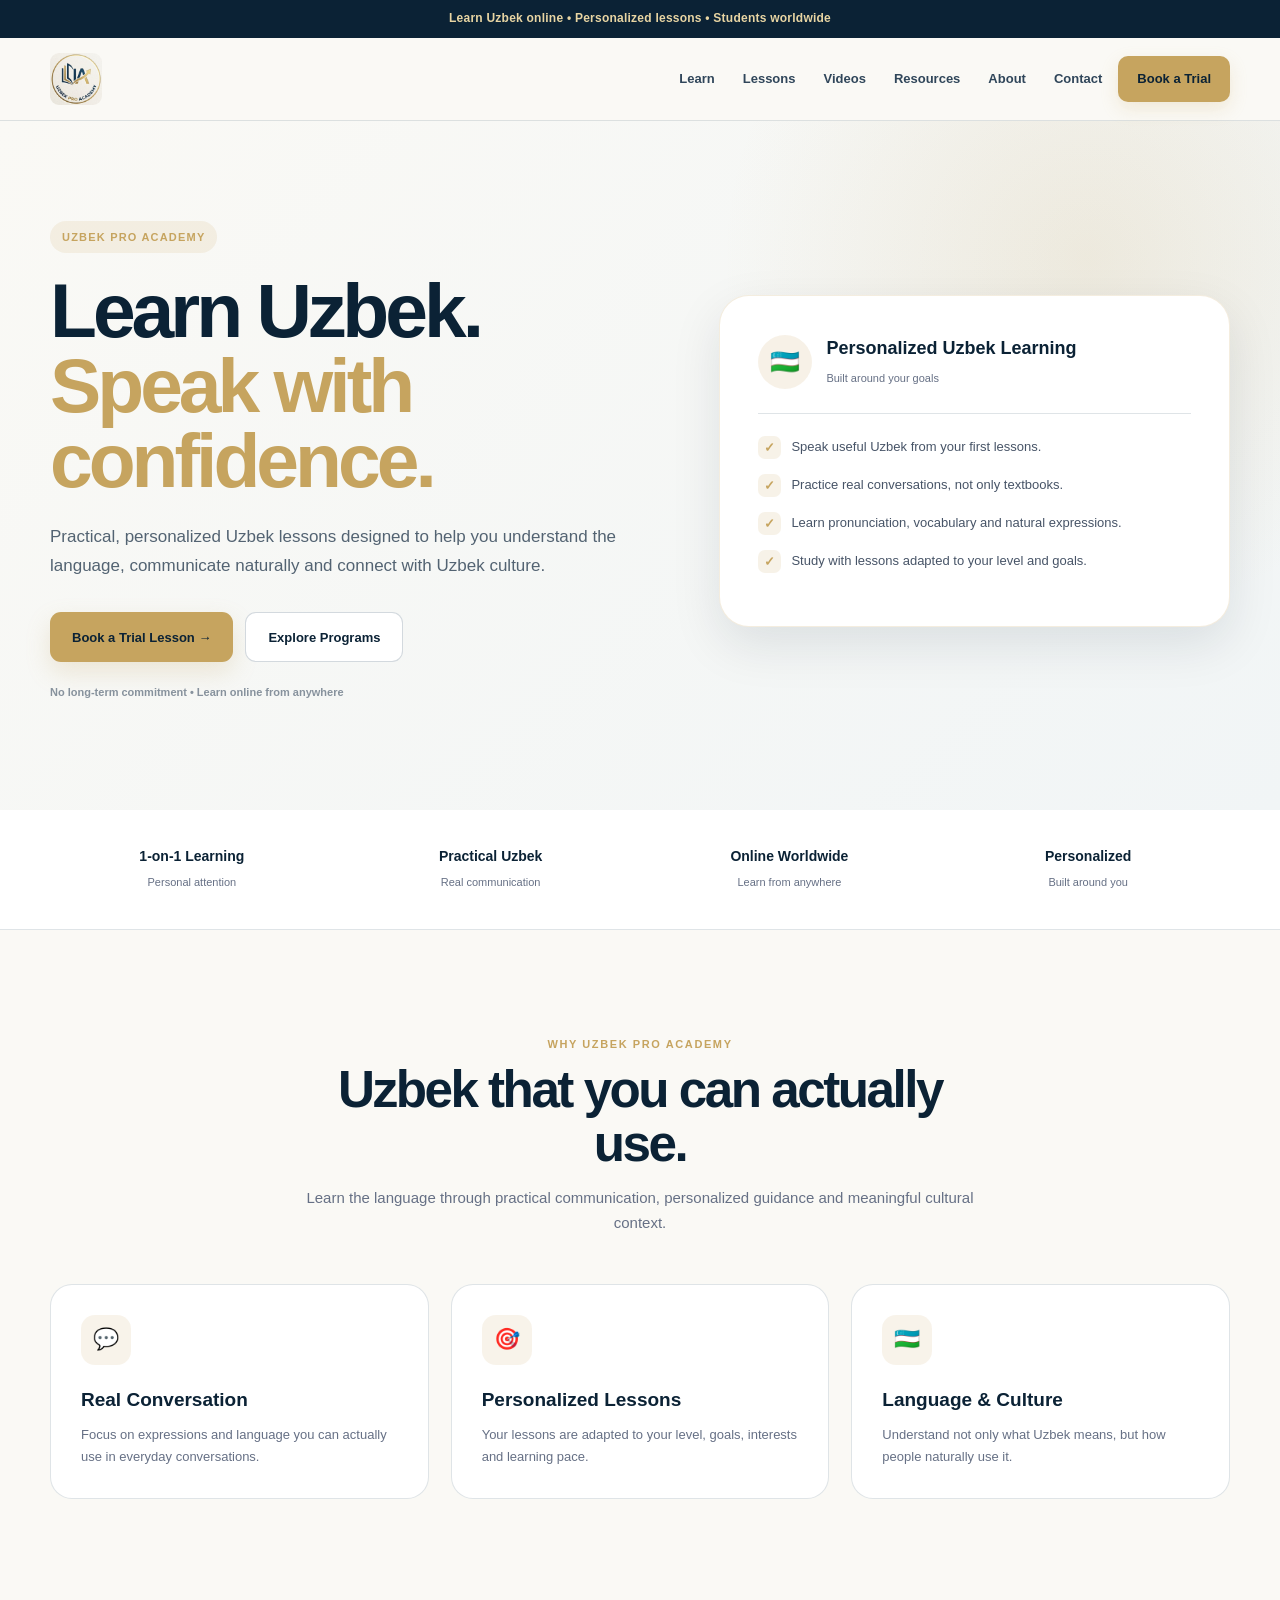
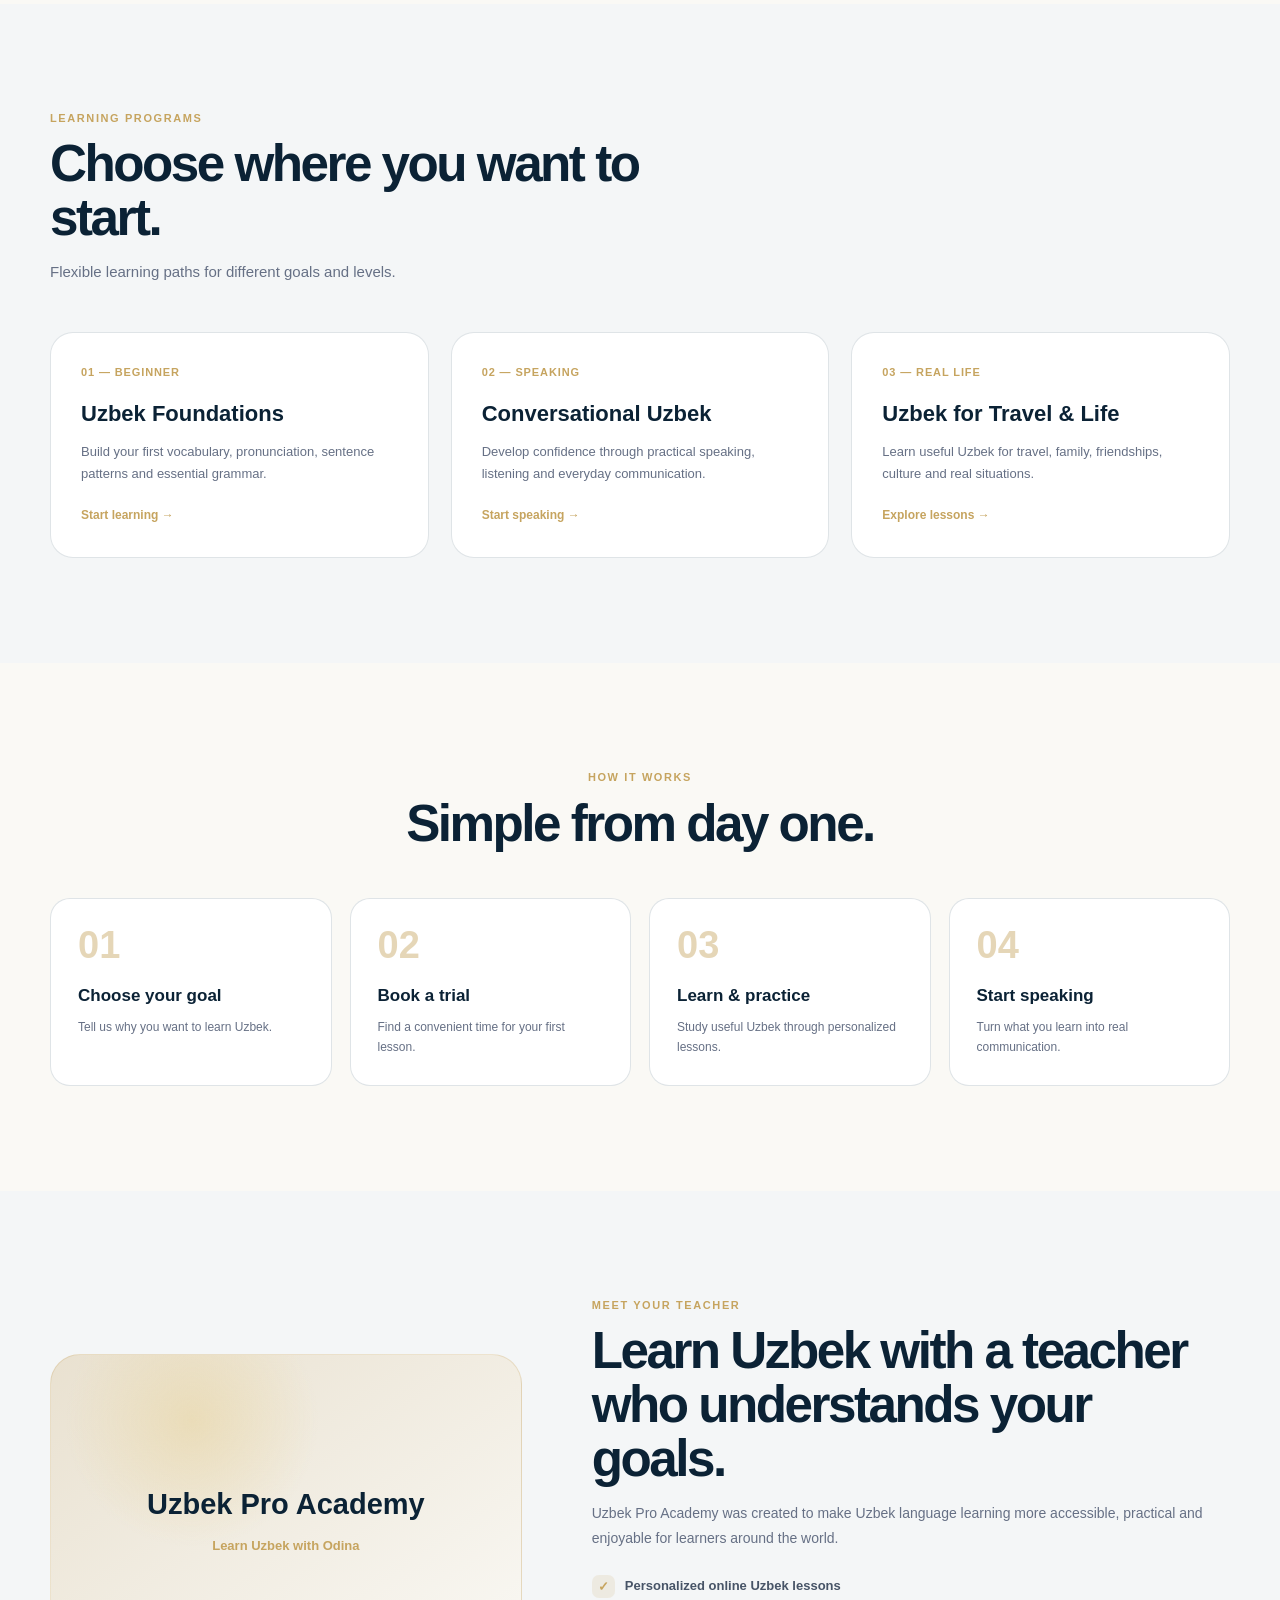
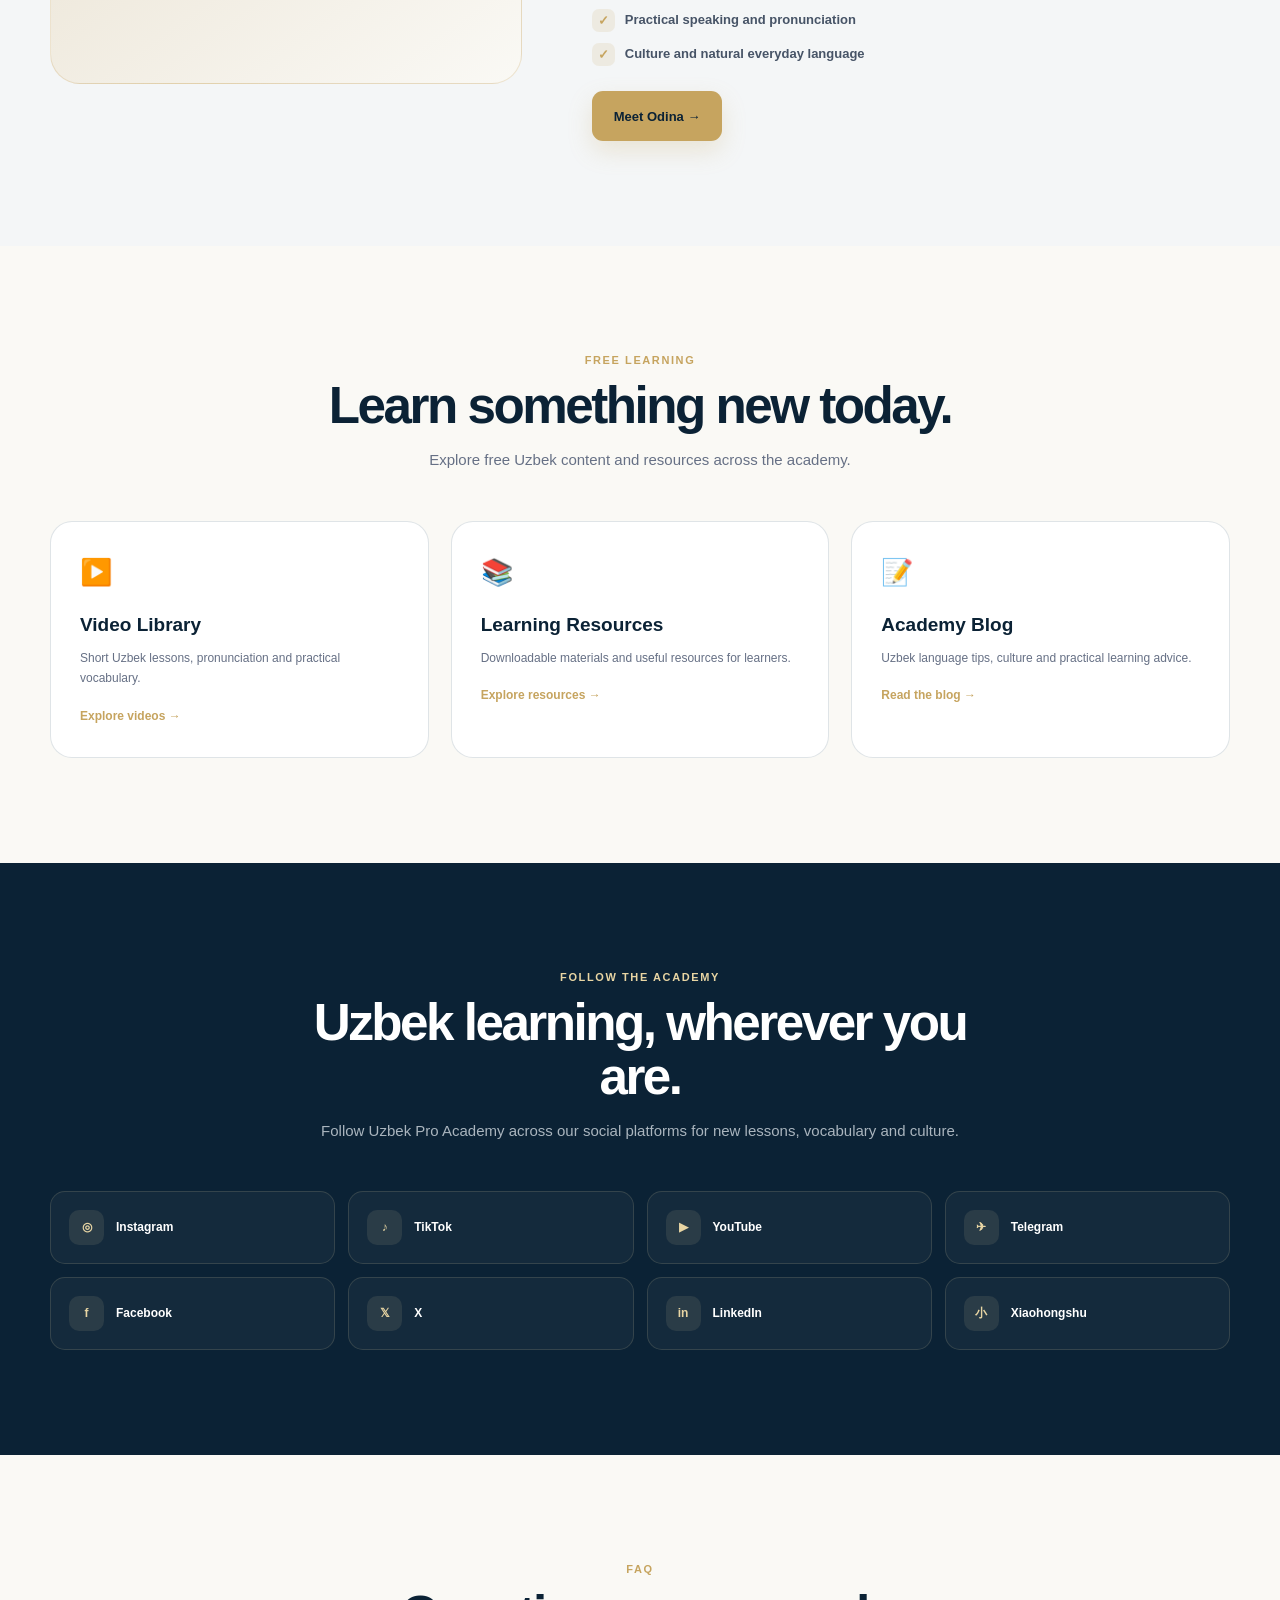
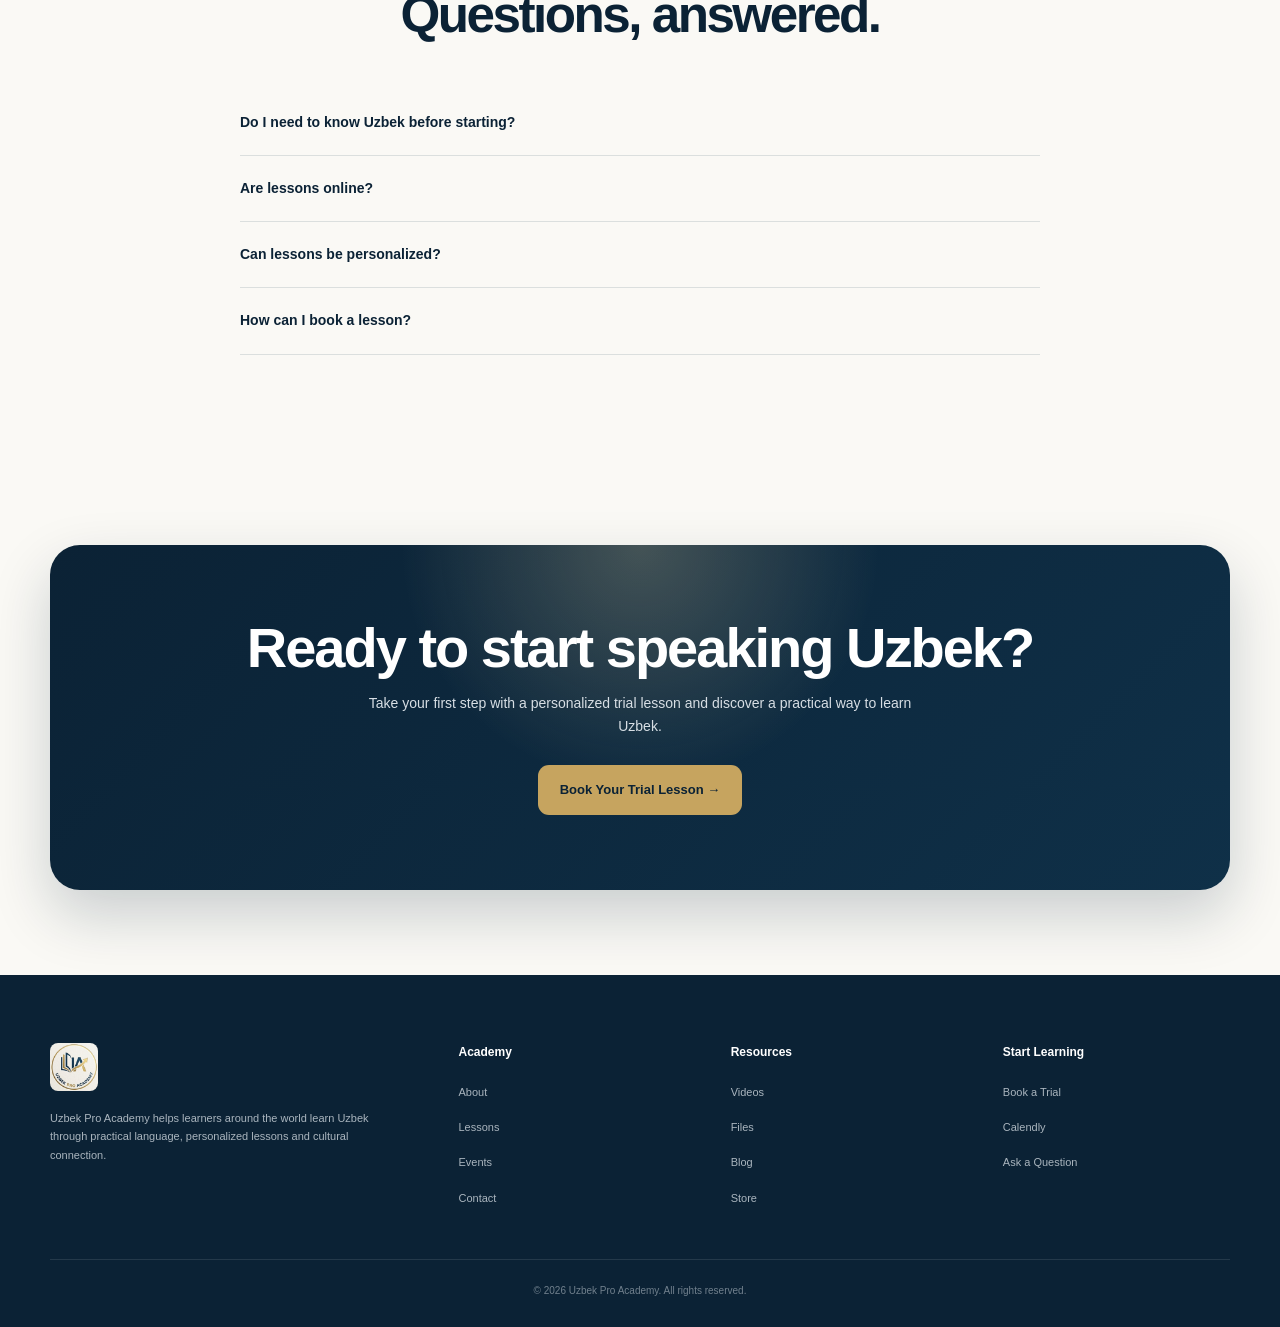
<file: index.html>
<!DOCTYPE html>
<html lang="en">
<head>
  <meta charset="UTF-8">
  <meta name="viewport" content="width=device-width, initial-scale=1.0">

  <title>Uzbek Pro Academy | Learn Uzbek Online</title>

  <meta name="description"
        content="Learn Uzbek online with Uzbek Pro Academy. Personalized Uzbek lessons, practical conversation, culture and resources for learners worldwide.">

  <meta name="theme-color" content="#0B2235">

  <style>
    *{
      box-sizing:border-box;
      margin:0;
      padding:0;
    }

    html{
      scroll-behavior:smooth;
    }

    body{
      font-family:
        Inter,
        -apple-system,
        BlinkMacSystemFont,
        "Segoe UI",
        Arial,
        sans-serif;
      color:#172033;
      background:#FAF9F5;
      line-height:1.65;
      -webkit-font-smoothing:antialiased;
    }

    a{
      text-decoration:none;
      color:inherit;
    }

    img{
      max-width:100%;
      display:block;
    }

    button{
      font:inherit;
    }

    :root{
      --navy:#0F3048;
      --deep-navy:#0B2235;
      --gold:#C6A45F;
      --soft-gold:#E8D5A3;
      --ivory:#FAF9F5;

      --text:#344054;
      --muted:#667085;
      --border:rgba(15,48,72,.13);
      --light:#F5F7F8;
      --white:#fff;

      --max:1180px;
      --shadow:0 18px 50px rgba(11,34,53,.10);
    }

    .container{
      width:min(calc(100% - 40px),var(--max));
      margin:auto;
    }

    /* TOP BAR */

    .topbar{
      background:var(--deep-navy);
      color:var(--soft-gold);
      text-align:center;
      padding:9px 15px;
      font-size:12px;
      font-weight:600;
      letter-spacing:.02em;
    }

    /* HEADER */

    header{
      position:sticky;
      top:0;
      z-index:1000;
      background:rgba(250,249,245,.95);
      backdrop-filter:blur(16px);
      border-bottom:1px solid rgba(15,48,72,.12);
    }

    .nav{
      min-height:82px;
      display:flex;
      align-items:center;
      justify-content:space-between;
      gap:25px;
    }

    .logo{
      display:flex;
      align-items:center;
      flex-shrink:0;
    }

    .logo img{
      width:auto;
      height:52px;
      max-width:190px;
      object-fit:contain;
      border-radius:9px;
    }

    .navlinks{
      display:flex;
      align-items:center;
      gap:4px;
    }

    .navlinks a{
      padding:10px 12px;
      border-radius:10px;
      color:#30465A;
      font-size:13px;
      font-weight:700;
      transition:.2s;
    }

    .navlinks a:hover{
      color:var(--gold);
      background:rgba(198,164,95,.10);
    }

    .nav-cta{
      background:var(--gold)!important;
      color:var(--deep-navy)!important;
      padding:12px 19px!important;
      box-shadow:0 7px 18px rgba(198,164,95,.20);
    }

    .nav-cta:hover{
      background:#D3B775!important;
      color:var(--deep-navy)!important;
    }

    .menu{
      display:none;
      border:1px solid var(--border);
      background:white;
      color:var(--deep-navy);
      border-radius:10px;
      width:42px;
      height:42px;
      font-size:20px;
    }

    /* HERO */

    .hero{
      overflow:hidden;
      background:
        radial-gradient(circle at 85% 20%,rgba(198,164,95,.16),transparent 30%),
        linear-gradient(135deg,#FAF9F5 0%,#F1F5F6 100%);
      padding:100px 0 108px;
    }

    .hero-grid{
      display:grid;
      grid-template-columns:1.08fr .92fr;
      align-items:center;
      gap:70px;
    }

    .eyebrow{
      display:inline-flex;
      padding:7px 12px;
      border-radius:999px;
      background:rgba(198,164,95,.13);
      color:var(--gold);
      font-size:11px;
      font-weight:900;
      letter-spacing:1.2px;
      text-transform:uppercase;
    }

    h1{
      margin-top:20px;
      color:var(--deep-navy);
      font-size:clamp(52px,6vw,80px);
      line-height:.98;
      letter-spacing:-4px;
    }

    h1 span{
      color:var(--gold);
    }

    .hero-text{
      margin-top:24px;
      max-width:600px;
      color:#536372;
      font-size:17px;
      line-height:1.7;
    }

    .hero-buttons{
      display:flex;
      flex-wrap:wrap;
      gap:12px;
      margin-top:32px;
    }

    .btn{
      display:inline-flex;
      align-items:center;
      justify-content:center;
      min-height:50px;
      padding:0 22px;
      border-radius:11px;
      font-size:13px;
      font-weight:850;
      transition:.2s;
    }

    .btn:hover{
      transform:translateY(-2px);
    }

    .primary{
      background:var(--gold);
      color:var(--deep-navy);
      box-shadow:0 10px 25px rgba(198,164,95,.22);
    }

    .primary:hover{
      background:#D3B775;
    }

    .secondary{
      border:1px solid rgba(15,48,72,.18);
      background:white;
      color:var(--deep-navy);
    }

    .secondary:hover{
      border-color:var(--gold);
      color:var(--gold);
    }

    .hero-note{
      margin-top:21px;
      color:#87929D;
      font-size:11px;
      font-weight:600;
    }

    .hero-card{
      position:relative;
      padding:38px;
      border:1px solid rgba(198,164,95,.20);
      border-radius:30px;
      background:white;
      box-shadow:var(--shadow);
    }

    .hero-card-top{
      display:flex;
      align-items:center;
      gap:14px;
      padding-bottom:23px;
      border-bottom:1px solid var(--border);
    }

    .hero-avatar{
      width:54px;
      height:54px;
      border-radius:50%;
      background:rgba(198,164,95,.15);
      display:flex;
      align-items:center;
      justify-content:center;
      font-size:24px;
    }

    .hero-card h3{
      color:var(--deep-navy);
      font-size:18px;
    }

    .hero-card small{
      color:var(--muted);
      font-size:11px;
    }

    .mini-list{
      list-style:none;
      margin-top:22px;
    }

    .mini-list li{
      display:flex;
      gap:10px;
      align-items:flex-start;
      margin:15px 0;
      color:#475467;
      font-size:13px;
    }

    .check{
      width:23px;
      height:23px;
      flex-shrink:0;
      display:flex;
      align-items:center;
      justify-content:center;
      border-radius:7px;
      background:rgba(198,164,95,.14);
      color:var(--gold);
      font-weight:900;
    }

    /* TRUST */

    .trust{
      padding:25px 0;
      border-bottom:1px solid var(--border);
      background:white;
    }

    .trust-grid{
      display:grid;
      grid-template-columns:repeat(4,1fr);
      gap:15px;
    }

    .trust-item{
      text-align:center;
      padding:10px;
    }

    .trust-item strong{
      display:block;
      color:var(--deep-navy);
      font-size:14px;
    }

    .trust-item span{
      color:var(--muted);
      font-size:11px;
    }

    /* GENERAL SECTIONS */

    section{
      padding:105px 0;
    }

    .section-head{
      max-width:700px;
      margin-bottom:48px;
    }

    .section-head.center{
      margin-left:auto;
      margin-right:auto;
      text-align:center;
    }

    .label{
      color:var(--gold);
      font-size:11px;
      font-weight:900;
      letter-spacing:1.6px;
      text-transform:uppercase;
    }

    .section-title{
      margin-top:10px;
      color:var(--deep-navy);
      font-size:clamp(36px,4vw,52px);
      line-height:1.05;
      letter-spacing:-2.5px;
    }

    .section-description{
      margin-top:14px;
      color:var(--muted);
      font-size:15px;
      line-height:1.7;
    }

    /* WHY */

    .why-grid{
      display:grid;
      grid-template-columns:repeat(3,1fr);
      gap:22px;
    }

    .feature{
      padding:30px;
      border:1px solid var(--border);
      border-radius:22px;
      background:white;
      transition:.25s;
    }

    .feature:hover{
      transform:translateY(-5px);
      box-shadow:var(--shadow);
      border-color:rgba(198,164,95,.45);
    }

    .feature-icon{
      width:50px;
      height:50px;
      border-radius:14px;
      display:flex;
      align-items:center;
      justify-content:center;
      background:rgba(198,164,95,.13);
      font-size:21px;
      margin-bottom:19px;
    }

    .feature h3{
      color:var(--deep-navy);
      font-size:19px;
    }

    .feature p{
      margin-top:9px;
      color:var(--muted);
      font-size:13px;
      line-height:1.7;
    }

    /* PROGRAMS */

    .programs{
      background:#F4F6F7;
    }

    .program-grid{
      display:grid;
      grid-template-columns:repeat(3,1fr);
      gap:22px;
    }

    .program{
      background:white;
      border:1px solid var(--border);
      border-radius:23px;
      padding:30px;
      transition:.25s;
    }

    .program:hover{
      transform:translateY(-5px);
      box-shadow:var(--shadow);
      border-color:rgba(198,164,95,.45);
    }

    .program-number{
      color:var(--gold);
      font-size:11px;
      font-weight:900;
      letter-spacing:.08em;
    }

    .program h3{
      margin-top:14px;
      color:var(--deep-navy);
      font-size:22px;
    }

    .program p{
      margin-top:9px;
      color:var(--muted);
      font-size:13px;
      line-height:1.7;
    }

    .program-link{
      display:inline-block;
      margin-top:21px;
      color:var(--gold);
      font-size:12px;
      font-weight:850;
    }

    /* HOW */

    .steps{
      display:grid;
      grid-template-columns:repeat(4,1fr);
      gap:18px;
    }

    .step{
      position:relative;
      padding:27px;
      border:1px solid var(--border);
      border-radius:20px;
      background:white;
    }

    .step-number{
      color:rgba(198,164,95,.45);
      font-size:38px;
      font-weight:900;
      line-height:1;
    }

    .step h3{
      margin-top:18px;
      color:var(--deep-navy);
      font-size:17px;
    }

    .step p{
      margin-top:8px;
      color:var(--muted);
      font-size:12px;
      line-height:1.65;
    }

    /* ABOUT */

    .about{
      background:#F4F6F7;
    }

    .about-grid{
      display:grid;
      grid-template-columns:.85fr 1.15fr;
      align-items:center;
      gap:70px;
    }

    .about-card{
      min-height:330px;
      border-radius:30px;
      background:
        radial-gradient(circle at 30% 20%,rgba(232,213,163,.6),transparent 30%),
        linear-gradient(145deg,#E9E1D0,#FAF9F5);
      border:1px solid rgba(198,164,95,.25);
      display:flex;
      align-items:center;
      justify-content:center;
      text-align:center;
      padding:40px;
    }

    .about-card strong{
      display:block;
      color:var(--deep-navy);
      font-size:29px;
    }

    .about-card span{
      display:block;
      margin-top:7px;
      color:var(--gold);
      font-size:13px;
      font-weight:800;
    }

    .about-copy p{
      margin-top:16px;
      color:var(--muted);
      font-size:14px;
      line-height:1.75;
    }

    .about-points{
      margin-top:25px;
      display:grid;
      gap:11px;
    }

    .about-point{
      display:flex;
      gap:10px;
      color:#475467;
      font-size:13px;
      font-weight:650;
    }

    /* FREE LEARNING */

    .content-grid{
      display:grid;
      grid-template-columns:repeat(3,1fr);
      gap:22px;
    }

    .content-card{
      padding:29px;
      border-radius:22px;
      border:1px solid var(--border);
      background:white;
      transition:.25s;
    }

    .content-card:hover{
      transform:translateY(-5px);
      box-shadow:var(--shadow);
      border-color:rgba(198,164,95,.45);
    }

    .content-card .icon{
      font-size:26px;
    }

    .content-card h3{
      margin-top:15px;
      color:var(--deep-navy);
      font-size:19px;
    }

    .content-card p{
      margin-top:8px;
      color:var(--muted);
      font-size:12px;
      line-height:1.7;
    }

    .content-card a{
      display:inline-block;
      margin-top:18px;
      color:var(--gold);
      font-size:12px;
      font-weight:850;
    }

    /* SOCIAL */

    .social{
      background:var(--deep-navy);
      color:white;
    }

    .social .section-title{
      color:white;
    }

    .social .section-description{
      color:#AAB5BE;
    }

    .social .label{
      color:var(--soft-gold);
    }

    .social-grid{
      display:grid;
      grid-template-columns:repeat(4,1fr);
      gap:13px;
    }

    .social-link{
      display:flex;
      align-items:center;
      gap:12px;
      padding:18px;
      border:1px solid rgba(232,213,163,.15);
      border-radius:15px;
      background:rgba(255,255,255,.04);
      color:white;
      font-size:12px;
      font-weight:750;
      transition:.2s;
    }

    .social-link:hover{
      background:rgba(198,164,95,.12);
      border-color:rgba(198,164,95,.35);
      transform:translateY(-2px);
    }

    .social-icon{
      width:35px;
      height:35px;
      display:flex;
      align-items:center;
      justify-content:center;
      border-radius:10px;
      background:rgba(232,213,163,.10);
      color:var(--soft-gold);
    }

    /* FAQ */

    .faq{
      max-width:800px;
      margin:auto;
    }

    details{
      border-bottom:1px solid var(--border);
      padding:21px 0;
    }

    summary{
      cursor:pointer;
      list-style:none;
      color:var(--deep-navy);
      font-size:14px;
      font-weight:800;
    }

    summary::-webkit-details-marker{
      display:none;
    }

    details p{
      padding-top:11px;
      color:var(--muted);
      font-size:13px;
      line-height:1.7;
    }

    /* CTA */

    .cta{
      padding:85px 0;
    }

    .cta-box{
      text-align:center;
      padding:75px 30px;
      border-radius:30px;
      background:
        radial-gradient(circle at 50% 0,rgba(232,213,163,.25),transparent 35%),
        linear-gradient(135deg,var(--deep-navy),var(--navy));
      color:white;
      box-shadow:0 25px 60px rgba(11,34,53,.20);
    }

    .cta-box h2{
      color:white;
      font-size:clamp(36px,5vw,56px);
      line-height:1;
      letter-spacing:-2px;
    }

    .cta-box p{
      max-width:580px;
      margin:16px auto 27px;
      color:#D7DEE4;
      font-size:14px;
    }

    .cta-box .btn{
      background:var(--gold);
      color:var(--deep-navy);
    }

    .cta-box .btn:hover{
      background:var(--soft-gold);
    }

    /* FOOTER */

    footer{
      background:var(--deep-navy);
      color:#AAB5BE;
      padding:68px 0 27px;
    }

    .footer-grid{
      display:grid;
      grid-template-columns:1.6fr 1fr 1fr 1fr;
      gap:45px;
      padding-bottom:40px;
      border-bottom:1px solid rgba(255,255,255,.10);
    }

    .footer-brand img{
      height:48px;
      width:auto;
      max-width:190px;
      border-radius:8px;
    }

    .footer-brand p{
      margin-top:18px;
      max-width:320px;
      font-size:11px;
      line-height:1.7;
    }

    footer h4{
      margin-bottom:15px;
      color:white;
      font-size:12px;
    }

    .footer-links{
      list-style:none;
    }

    .footer-links li{
      margin:9px 0;
    }

    .footer-links a{
      font-size:11px;
      transition:.2s;
    }

    .footer-links a:hover{
      color:var(--gold);
    }

    .copyright{
      text-align:center;
      padding-top:23px;
      font-size:10px;
      color:#71808D;
    }

    /* MOBILE */

    @media(max-width:900px){

      .navlinks{
        display:none;
      }

      .menu{
        display:block;
      }

      .hero-grid,
      .about-grid{
        grid-template-columns:1fr;
        gap:40px;
      }

      .why-grid,
      .program-grid,
      .content-grid{
        grid-template-columns:1fr 1fr;
      }

      .steps{
        grid-template-columns:1fr 1fr;
      }

      .social-grid{
        grid-template-columns:1fr 1fr;
      }

      .footer-grid{
        grid-template-columns:1fr 1fr;
      }
    }

    @media(max-width:600px){

      .container{
        width:min(calc(100% - 28px),var(--max));
      }

      .logo img{
        height:47px;
      }

      .hero{
        padding:70px 0 78px;
      }

      h1{
        font-size:46px;
        letter-spacing:-2.5px;
      }

      .hero-text{
        font-size:16px;
      }

      section{
        padding:72px 0;
      }

      .trust-grid{
        grid-template-columns:1fr 1fr;
      }

      .why-grid,
      .program-grid,
      .content-grid,
      .steps,
      .social-grid,
      .footer-grid{
        grid-template-columns:1fr;
      }

      .hero-buttons{
        flex-direction:column;
      }

      .hero-buttons .btn{
        width:100%;
      }

      .hero-card{
        padding:26px;
      }

      .section-title{
        font-size:37px;
        letter-spacing:-1.7px;
      }

      .cta-box{
        padding:58px 20px;
      }

      .cta-box h2{
        font-size:37px;
      }
    }
  </style>
</head>

<body>

  <!-- TOP BAR -->
  <div class="topbar">
    Learn Uzbek online • Personalized lessons • Students worldwide
  </div>

  <!-- HEADER -->
  <header>
    <div class="container nav">

      <a href="index.html" class="logo" aria-label="Uzbek Pro Academy">
        <img src="IMG_20260824_141056_362.jpg"
             alt="Uzbek Pro Academy logo">
      </a>

      <nav class="navlinks">
        <a href="#programs">Learn</a>
        <a href="bookings.html">Lessons</a>
        <a href="videos.html">Videos</a>
        <a href="files.html">Resources</a>
        <a href="about.html">About</a>
        <a href="contact.html">Contact</a>
        <a href="bookings.html" class="nav-cta">Book a Trial</a>
      </nav>

      <button class="menu" aria-label="Open menu">☰</button>

    </div>
  </header>


  <!-- HERO -->
  <main>

    <section class="hero">
      <div class="container hero-grid">

        <div>

          <span class="eyebrow">Uzbek Pro Academy</span>

          <h1>
            Learn Uzbek.<br>
            <span>Speak with confidence.</span>
          </h1>

          <p class="hero-text">
            Practical, personalized Uzbek lessons designed to help you
            understand the language, communicate naturally and connect
            with Uzbek culture.
          </p>

          <div class="hero-buttons">
            <a href="bookings.html" class="btn primary">
              Book a Trial Lesson →
            </a>

            <a href="#programs" class="btn secondary">
              Explore Programs
            </a>
          </div>

          <div class="hero-note">
            No long-term commitment • Learn online from anywhere
          </div>

        </div>


        <div class="hero-card">

          <div class="hero-card-top">

            <div class="hero-avatar">🇺🇿</div>

            <div>
              <h3>Personalized Uzbek Learning</h3>
              <small>Built around your goals</small>
            </div>

          </div>

          <ul class="mini-list">

            <li>
              <span class="check">✓</span>
              <span>Speak useful Uzbek from your first lessons.</span>
            </li>

            <li>
              <span class="check">✓</span>
              <span>Practice real conversations, not only textbooks.</span>
            </li>

            <li>
              <span class="check">✓</span>
              <span>Learn pronunciation, vocabulary and natural expressions.</span>
            </li>

            <li>
              <span class="check">✓</span>
              <span>Study with lessons adapted to your level and goals.</span>
            </li>

          </ul>

        </div>

      </div>
    </section>


    <!-- TRUST -->
    <div class="trust">
      <div class="container trust-grid">

        <div class="trust-item">
          <strong>1-on-1 Learning</strong>
          <span>Personal attention</span>
        </div>

        <div class="trust-item">
          <strong>Practical Uzbek</strong>
          <span>Real communication</span>
        </div>

        <div class="trust-item">
          <strong>Online Worldwide</strong>
          <span>Learn from anywhere</span>
        </div>

        <div class="trust-item">
          <strong>Personalized</strong>
          <span>Built around you</span>
        </div>

      </div>
    </div>


    <!-- WHY -->
    <section>

      <div class="container">

        <div class="section-head center">
          <div class="label">Why Uzbek Pro Academy</div>

          <h2 class="section-title">
            Uzbek that you can actually use.
          </h2>

          <p class="section-description">
            Learn the language through practical communication,
            personalized guidance and meaningful cultural context.
          </p>
        </div>


        <div class="why-grid">

          <article class="feature">
            <div class="feature-icon">💬</div>
            <h3>Real Conversation</h3>
            <p>
              Focus on expressions and language you can actually use
              in everyday conversations.
            </p>
          </article>

          <article class="feature">
            <div class="feature-icon">🎯</div>
            <h3>Personalized Lessons</h3>
            <p>
              Your lessons are adapted to your level, goals,
              interests and learning pace.
            </p>
          </article>

          <article class="feature">
            <div class="feature-icon">🇺🇿</div>
            <h3>Language & Culture</h3>
            <p>
              Understand not only what Uzbek means, but how
              people naturally use it.
            </p>
          </article>

        </div>

      </div>
    </section>


    <!-- PROGRAMS -->
    <section class="programs" id="programs">

      <div class="container">

        <div class="section-head">
          <div class="label">Learning Programs</div>

          <h2 class="section-title">
            Choose where you want to start.
          </h2>

          <p class="section-description">
            Flexible learning paths for different goals and levels.
          </p>
        </div>


        <div class="program-grid">

          <article class="program">
            <div class="program-number">01 — BEGINNER</div>

            <h3>Uzbek Foundations</h3>

            <p>
              Build your first vocabulary, pronunciation,
              sentence patterns and essential grammar.
            </p>

            <a href="bookings.html" class="program-link">
              Start learning →
            </a>
          </article>


          <article class="program">
            <div class="program-number">02 — SPEAKING</div>

            <h3>Conversational Uzbek</h3>

            <p>
              Develop confidence through practical speaking,
              listening and everyday communication.
            </p>

            <a href="bookings.html" class="program-link">
              Start speaking →
            </a>
          </article>


          <article class="program">
            <div class="program-number">03 — REAL LIFE</div>

            <h3>Uzbek for Travel & Life</h3>

            <p>
              Learn useful Uzbek for travel, family,
              friendships, culture and real situations.
            </p>

            <a href="bookings.html" class="program-link">
              Explore lessons →
            </a>
          </article>

        </div>

      </div>
    </section>


    <!-- HOW IT WORKS -->
    <section>

      <div class="container">

        <div class="section-head center">
          <div class="label">How It Works</div>

          <h2 class="section-title">
            Simple from day one.
          </h2>
        </div>


        <div class="steps">

          <div class="step">
            <div class="step-number">01</div>
            <h3>Choose your goal</h3>
            <p>
              Tell us why you want to learn Uzbek.
            </p>
          </div>

          <div class="step">
            <div class="step-number">02</div>
            <h3>Book a trial</h3>
            <p>
              Find a convenient time for your first lesson.
            </p>
          </div>

          <div class="step">
            <div class="step-number">03</div>
            <h3>Learn & practice</h3>
            <p>
              Study useful Uzbek through personalized lessons.
            </p>
          </div>

          <div class="step">
            <div class="step-number">04</div>
            <h3>Start speaking</h3>
            <p>
              Turn what you learn into real communication.
            </p>
          </div>

        </div>

      </div>
    </section>


    <!-- ABOUT ODINA -->
    <section class="about">

      <div class="container about-grid">

        <div class="about-card">
          <div>
            <strong>Uzbek Pro Academy</strong>
            <span>Learn Uzbek with Odina</span>
          </div>
        </div>


        <div class="about-copy">

          <div class="label">Meet Your Teacher</div>

          <h2 class="section-title">
            Learn Uzbek with a teacher who understands your goals.
          </h2>

          <p>
            Uzbek Pro Academy was created to make Uzbek language learning
            more accessible, practical and enjoyable for learners around
            the world.
          </p>

          <div class="about-points">

            <div class="about-point">
              <span class="check">✓</span>
              <span>Personalized online Uzbek lessons</span>
            </div>

            <div class="about-point">
              <span class="check">✓</span>
              <span>Practical speaking and pronunciation</span>
            </div>

            <div class="about-point">
              <span class="check">✓</span>
              <span>Culture and natural everyday language</span>
            </div>

          </div>

          <div style="margin-top:25px;">
            <a href="about.html" class="btn primary">
              Meet Odina →
            </a>
          </div>

        </div>

      </div>
    </section>


    <!-- FREE LEARNING -->
    <section>

      <div class="container">

        <div class="section-head center">
          <div class="label">Free Learning</div>

          <h2 class="section-title">
            Learn something new today.
          </h2>

          <p class="section-description">
            Explore free Uzbek content and resources across the academy.
          </p>
        </div>


        <div class="content-grid">

          <article class="content-card">
            <div class="icon">▶️</div>

            <h3>Video Library</h3>

            <p>
              Short Uzbek lessons, pronunciation and practical vocabulary.
            </p>

            <a href="videos.html">
              Explore videos →
            </a>
          </article>


          <article class="content-card">
            <div class="icon">📚</div>

            <h3>Learning Resources</h3>

            <p>
              Downloadable materials and useful resources for learners.
            </p>

            <a href="files.html">
              Explore resources →
            </a>
          </article>


          <article class="content-card">
            <div class="icon">📝</div>

            <h3>Academy Blog</h3>

            <p>
              Uzbek language tips, culture and practical learning advice.
            </p>

            <a href="blog.html">
              Read the blog →
            </a>
          </article>

        </div>

      </div>
    </section>


    <!-- SOCIAL -->
    <section class="social">

      <div class="container">

        <div class="section-head center">
          <div class="label">Follow the Academy</div>

          <h2 class="section-title">
            Uzbek learning, wherever you are.
          </h2>

          <p class="section-description">
            Follow Uzbek Pro Academy across our social platforms
            for new lessons, vocabulary and culture.
          </p>
        </div>


        <div class="social-grid">

          <a class="social-link"
             href="https://www.instagram.com/uzbekproacademy/"
             target="_blank" rel="noopener">
            <span class="social-icon">◎</span>
            Instagram
          </a>

          <a class="social-link"
             href="https://www.tiktok.com/@uzbek.pro.academy"
             target="_blank" rel="noopener">
            <span class="social-icon">♪</span>
            TikTok
          </a>

          <a class="social-link"
             href="https://youtube.com/@uzbekproacademy"
             target="_blank" rel="noopener">
            <span class="social-icon">▶</span>
            YouTube
          </a>

          <a class="social-link"
             href="https://t.me/uzbekproacademy"
             target="_blank" rel="noopener">
            <span class="social-icon">✈</span>
            Telegram
          </a>

          <a class="social-link"
             href="https://www.facebook.com/share/1C3sgLXTMa/"
             target="_blank" rel="noopener">
            <span class="social-icon">f</span>
            Facebook
          </a>

          <a class="social-link"
             href="https://x.com/UzbekAcademy"
             target="_blank" rel="noopener">
            <span class="social-icon">𝕏</span>
            X
          </a>

          <a class="social-link"
             href="https://www.linkedin.com/in/odina-bakhramovna-6bb9853a0"
             target="_blank" rel="noopener">
            <span class="social-icon">in</span>
            LinkedIn
          </a>

          <a class="social-link"
             href="https://www.xiaohongshu.com/user/profile/6a128911000000000d034c02"
             target="_blank" rel="noopener">
            <span class="social-icon">小</span>
            Xiaohongshu
          </a>

        </div>

      </div>
    </section>


    <!-- FAQ -->
    <section>

      <div class="container">

        <div class="section-head center">
          <div class="label">FAQ</div>

          <h2 class="section-title">
            Questions, answered.
          </h2>
        </div>


        <div class="faq">

          <details>
            <summary>Do I need to know Uzbek before starting?</summary>
            <p>
              No. Beginners are welcome. Lessons can start from the basics
              and develop according to your level.
            </p>
          </details>

          <details>
            <summary>Are lessons online?</summary>
            <p>
              Yes. Lessons are designed for online learning and can be
              scheduled from anywhere.
            </p>
          </details>

          <details>
            <summary>Can lessons be personalized?</summary>
            <p>
              Yes. Learning goals, level, interests and pace can all be
              taken into account when planning lessons.
            </p>
          </details>

          <details>
            <summary>How can I book a lesson?</summary>
            <p>
              Use the Book a Trial Lesson button to choose an available
              time through the academy's scheduling page.
            </p>
          </details>

        </div>

      </div>
    </section>


    <!-- CTA -->
    <section class="cta">

      <div class="container">

        <div class="cta-box">

          <h2>Ready to start speaking Uzbek?</h2>

          <p>
            Take your first step with a personalized trial lesson
            and discover a practical way to learn Uzbek.
          </p>

          <a
            href="https://calendly.com/odinabakhramovna/uzbek-trial-lesson"
            target="_blank"
            rel="noopener"
            class="btn">
            Book Your Trial Lesson →
          </a>

        </div>

      </div>

    </section>

  </main>


  <!-- FOOTER -->
  <footer>

    <div class="container">

      <div class="footer-grid">

        <div class="footer-brand">

          <a href="index.html">
            <img src="IMG_20260824_141056_362.jpg"
                 alt="Uzbek Pro Academy">
          </a>

          <p>
            Uzbek Pro Academy helps learners around the world
            learn Uzbek through practical language, personalized
            lessons and cultural connection.
          </p>

        </div>


        <div>

          <h4>Academy</h4>

          <ul class="footer-links">
            <li><a href="about.html">About</a></li>
            <li><a href="bookings.html">Lessons</a></li>
            <li><a href="events.html">Events</a></li>
            <li><a href="contact.html">Contact</a></li>
          </ul>

        </div>


        <div>

          <h4>Resources</h4>

          <ul class="footer-links">
            <li><a href="videos.html">Videos</a></li>
            <li><a href="files.html">Files</a></li>
            <li><a href="blog.html">Blog</a></li>
            <li><a href="store.html">Store</a></li>
          </ul>

        </div>


        <div>

          <h4>Start Learning</h4>

          <ul class="footer-links">
            <li>
              <a href="bookings.html">Book a Trial</a>
            </li>

            <li>
              <a href="https://calendly.com/odinabakhramovna/uzbek-trial-lesson"
                 target="_blank"
                 rel="noopener">
                Calendly
              </a>
            </li>

            <li>
              <a href="contact.html">Ask a Question</a>
            </li>
          </ul>

        </div>

      </div>


      <div class="copyright">
        © 2026 Uzbek Pro Academy. All rights reserved.
      </div>

    </div>

  </footer>


  <!-- SIMPLE MOBILE MENU -->
  <script>

    const menu = document.querySelector(".menu");
    const navlinks = document.querySelector(".navlinks");

    if(menu && navlinks){

      menu.addEventListener("click", () => {

        if(navlinks.style.display === "flex"){

          navlinks.style.display = "";

        }else{

          navlinks.style.display = "flex";
          navlinks.style.flexDirection = "column";
          navlinks.style.position = "absolute";
          navlinks.style.top = "82px";
          navlinks.style.left = "14px";
          navlinks.style.right = "14px";
          navlinks.style.padding = "12px";
          navlinks.style.background = "#FAF9F5";
          navlinks.style.border = "1px solid rgba(15,48,72,.13)";
          navlinks.style.borderRadius = "16px";
          navlinks.style.boxShadow = "0 20px 50px rgba(11,34,53,.12)";
        }

      });

    }

  </script>

</body>
</html>
</file>
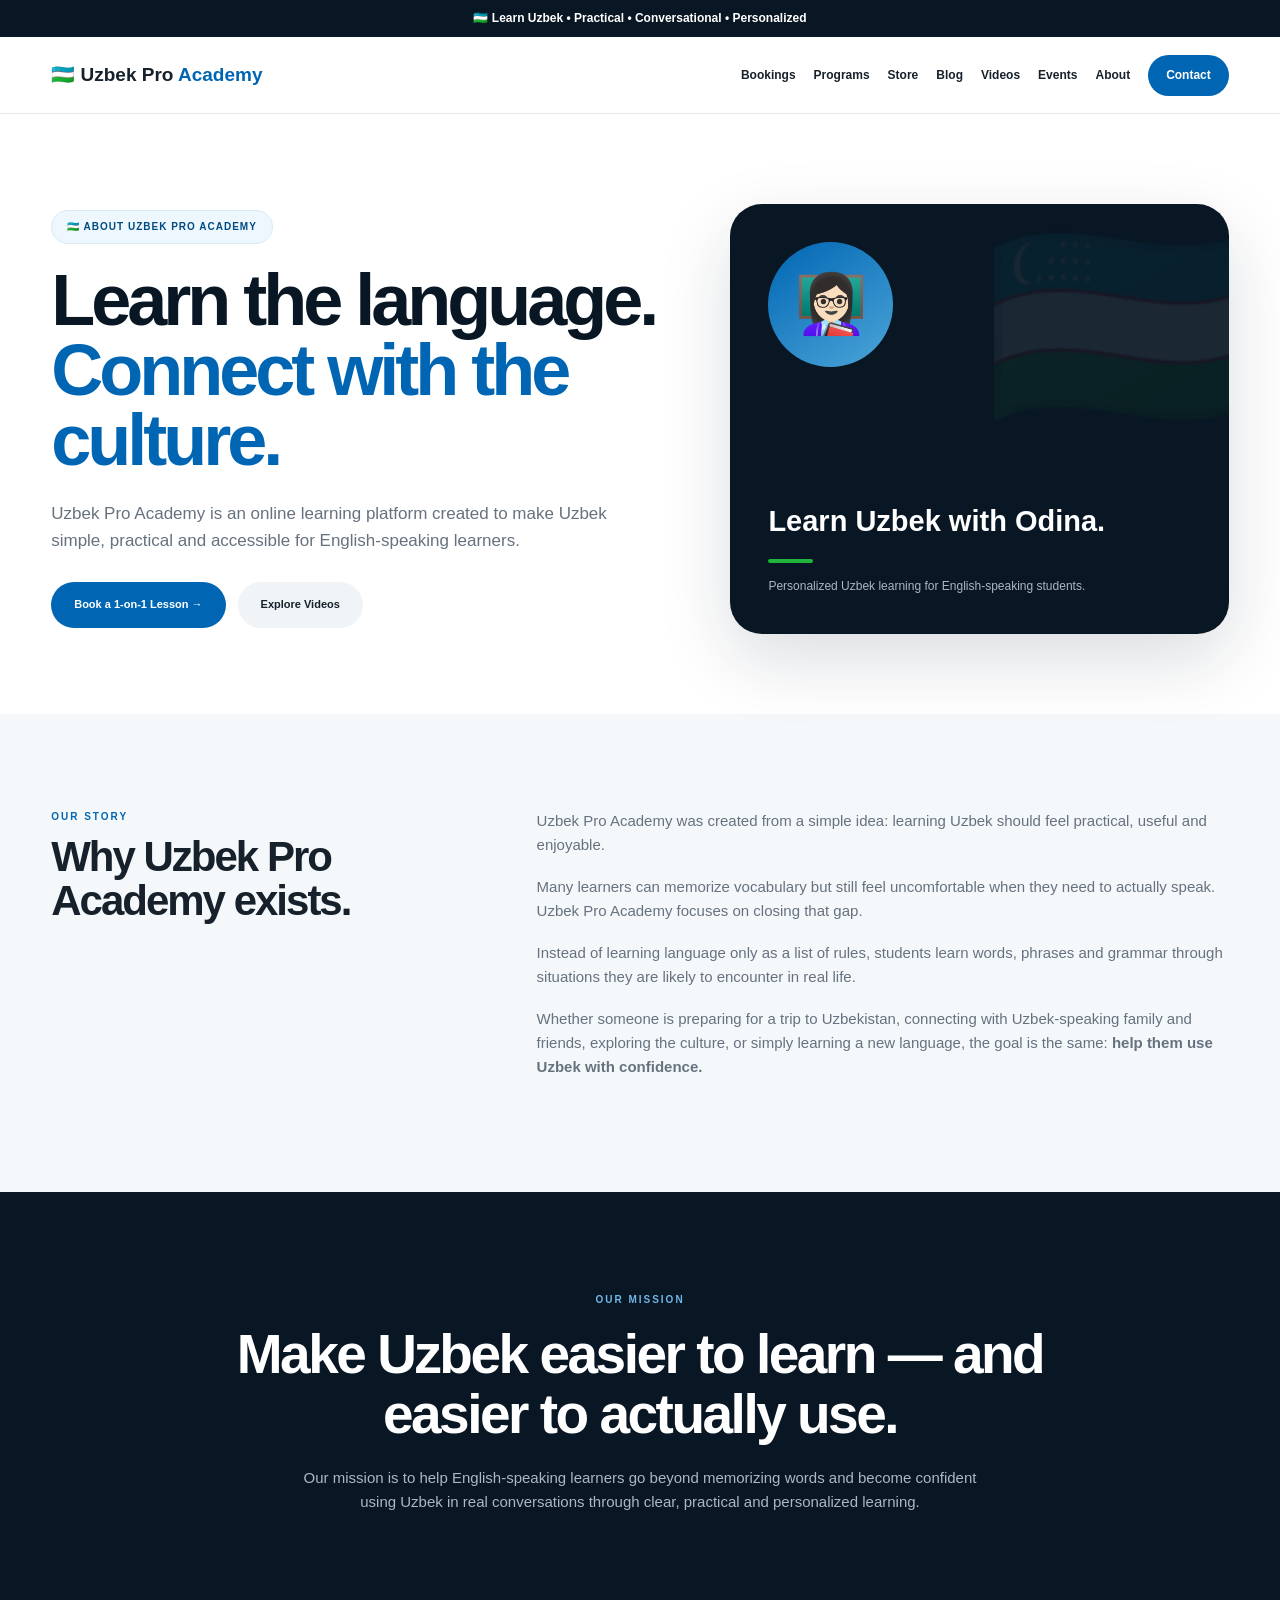
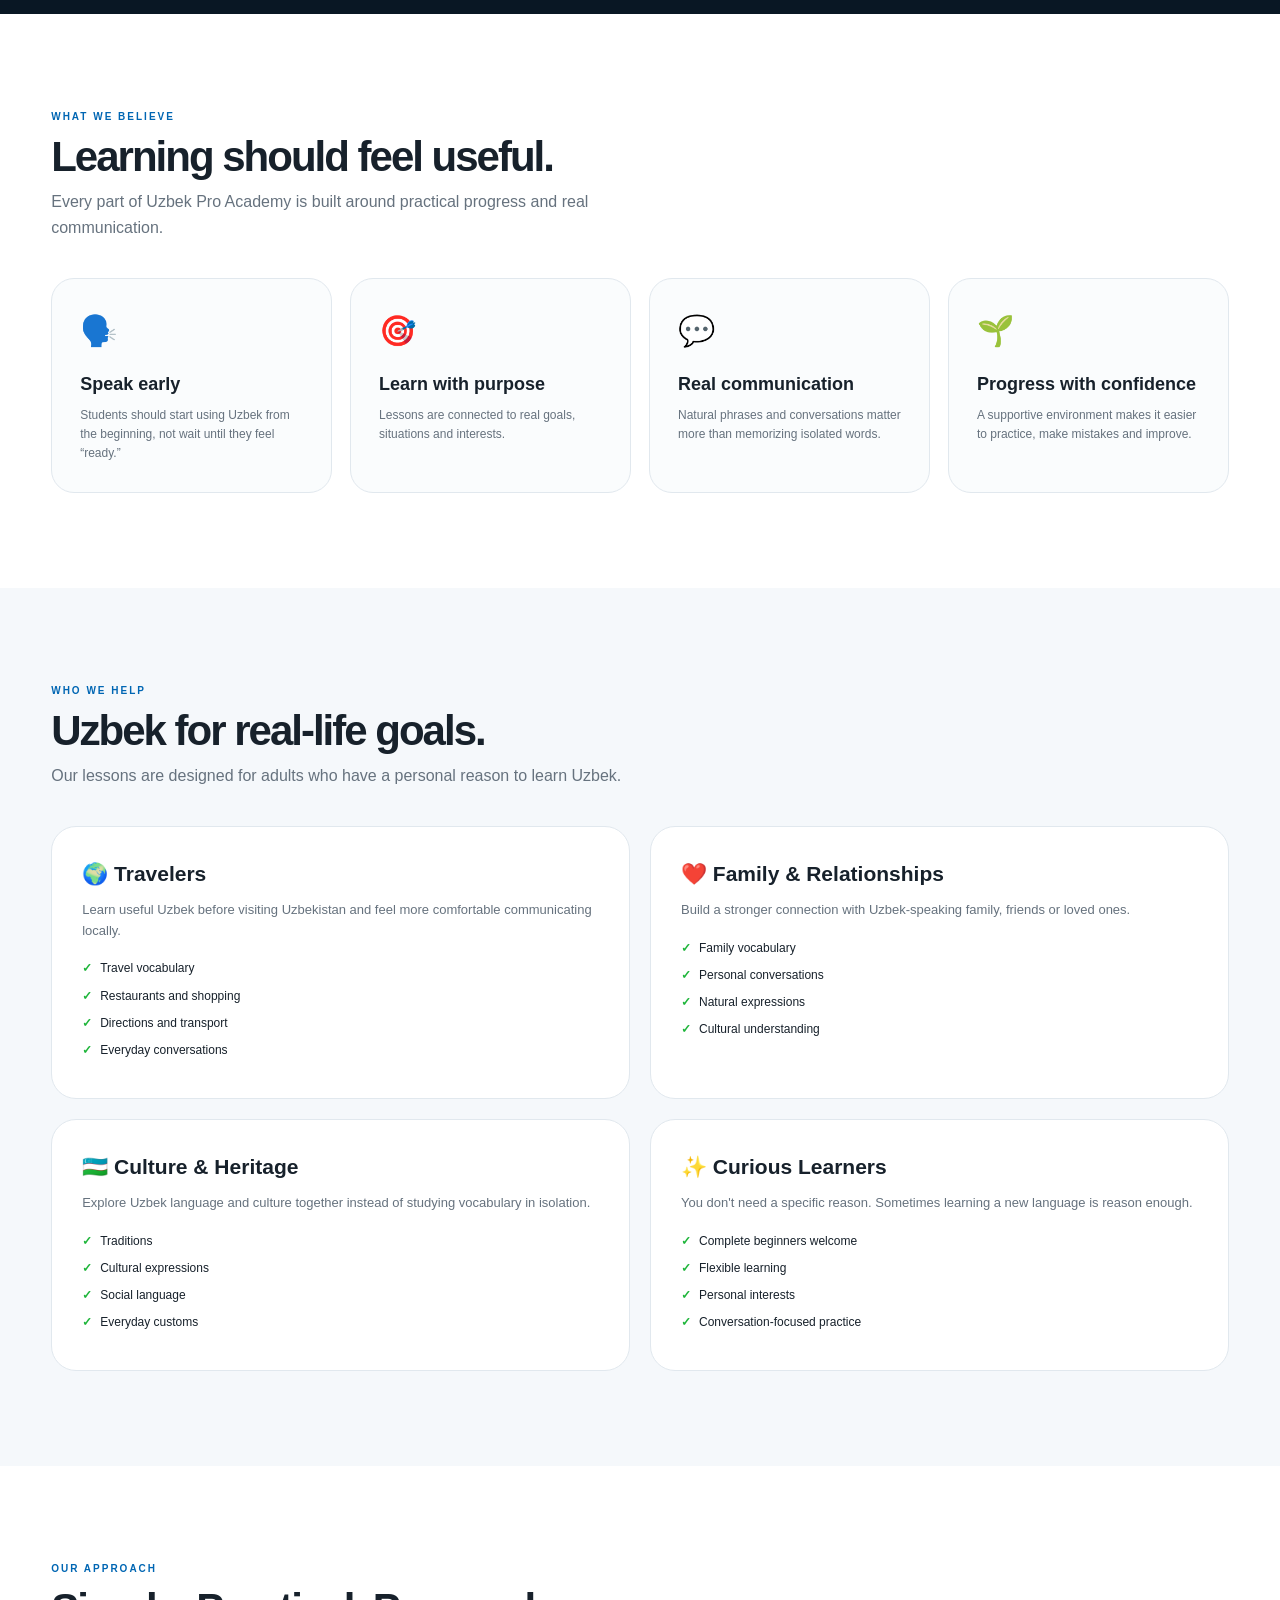
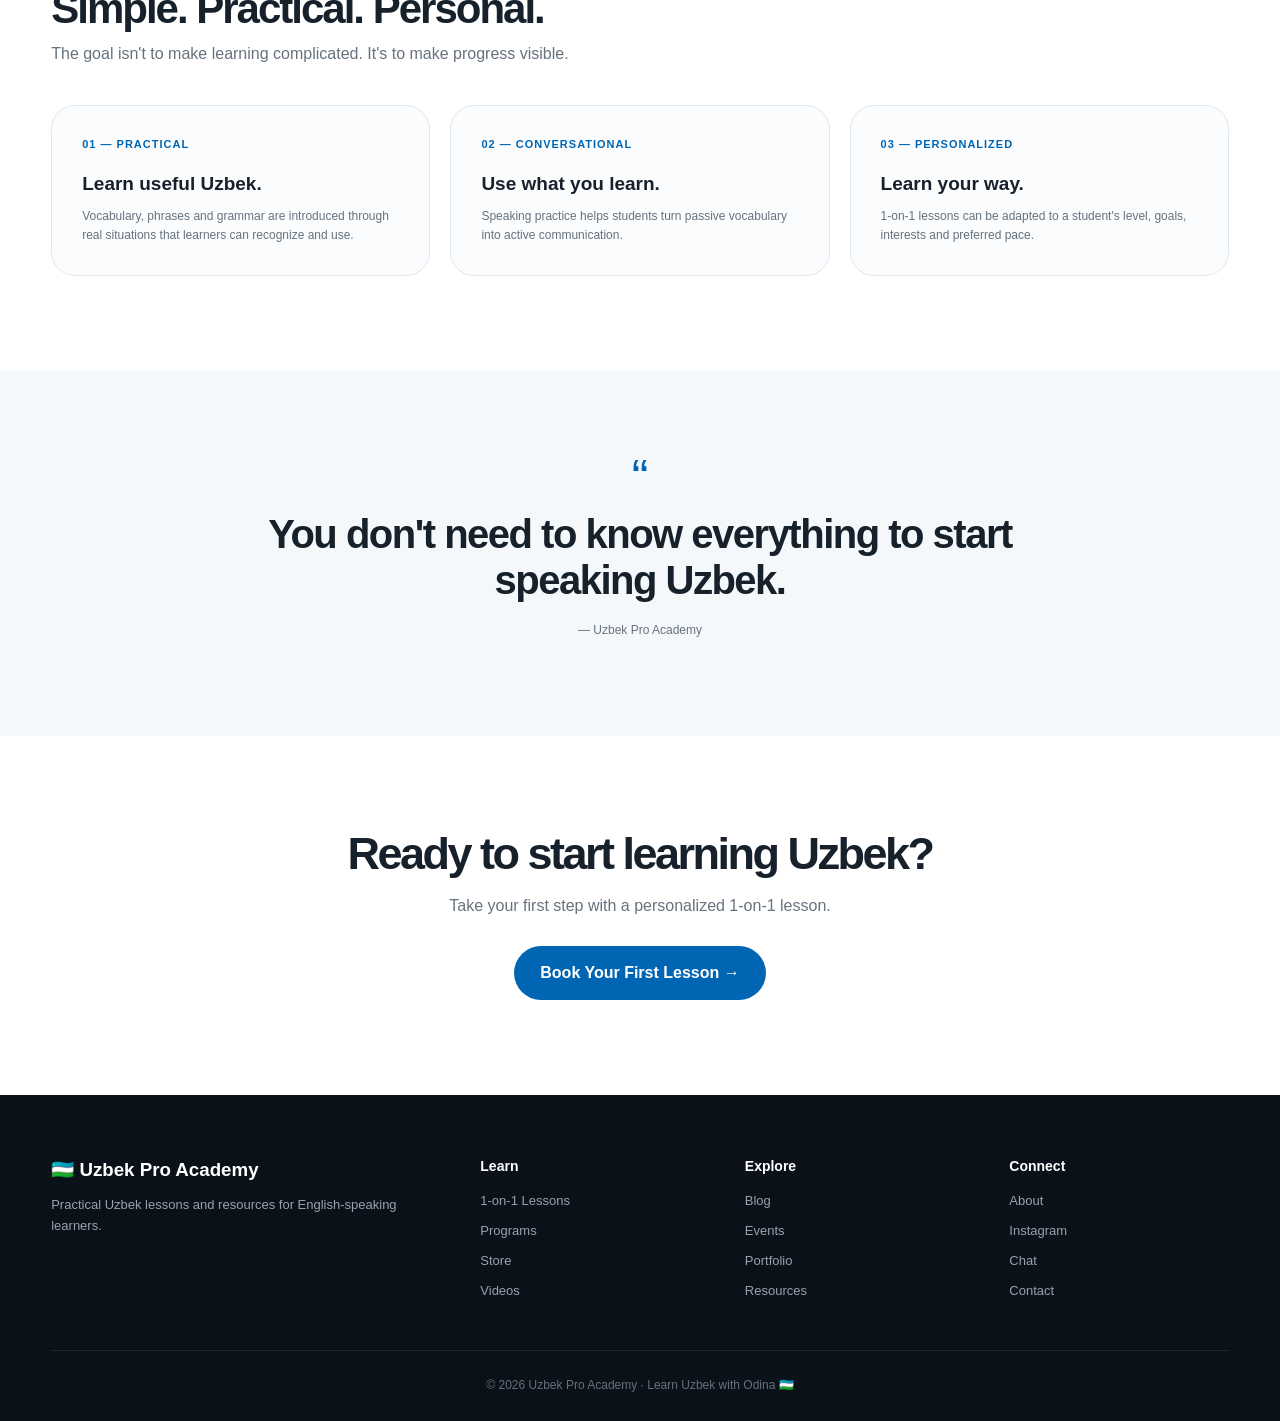
<file: about.html>
<!DOCTYPE html>
<html lang="en">
<head>
<meta charset="UTF-8">
<meta name="viewport" content="width=device-width, initial-scale=1.0">

<title>About | Uzbek Pro Academy</title>

<meta name="description" content="Learn about Uzbek Pro Academy and Odina's mission to make Uzbek practical, conversational and accessible for English-speaking learners.">

<style>

:root{
  --blue:#0066B3;
  --blue-dark:#004B82;
  --green:#1EB53A;
  --red:#CE1126;
  --navy:#091724;
  --text:#17212B;
  --muted:#66727E;
  --bg:#F5F8FB;
  --white:#FFFFFF;
  --border:#E1E8EE;
  --max:1180px;
}

*{
  margin:0;
  padding:0;
  box-sizing:border-box;
}

html{
  scroll-behavior:smooth;
}

body{
  font-family:Inter,-apple-system,BlinkMacSystemFont,"Segoe UI",Arial,sans-serif;
  background:var(--bg);
  color:var(--text);
  line-height:1.6;
}

a{
  text-decoration:none;
  color:inherit;
}

.container{
  width:min(92%,var(--max));
  margin:auto;
}


/* =========================
   TOP BAR
========================= */

.topbar{
  background:var(--navy);
  color:#fff;
  text-align:center;
  padding:9px 15px;
  font-size:12px;
  font-weight:650;
}


/* =========================
   NAVIGATION
========================= */

header{
  position:sticky;
  top:0;
  z-index:1000;
  background:rgba(255,255,255,.96);
  backdrop-filter:blur(18px);
  border-bottom:1px solid var(--border);
}

.nav{
  min-height:76px;
  display:flex;
  align-items:center;
  justify-content:space-between;
  gap:25px;
}

.logo{
  font-size:19px;
  font-weight:900;
  white-space:nowrap;
}

.logo span{
  color:var(--blue);
}

.nav-links{
  display:flex;
  align-items:center;
  gap:18px;
  font-size:12px;
  font-weight:800;
}

.nav-links a{
  transition:.2s;
}

.nav-links a:hover{
  color:var(--blue);
}

.nav-button{
  background:var(--blue);
  color:#fff!important;
  padding:11px 18px;
  border-radius:999px;
}


/* =========================
   HERO
========================= */

.hero{
  background:#fff;
  padding:90px 0 80px;
}

.hero-grid{
  display:grid;
  grid-template-columns:1.1fr .9fr;
  gap:70px;
  align-items:center;
}

.eyebrow{
  display:inline-flex;
  background:#EEF7FD;
  border:1px solid #D8EAF5;
  color:var(--blue-dark);
  padding:8px 15px;
  border-radius:999px;
  font-size:10px;
  font-weight:900;
  text-transform:uppercase;
  letter-spacing:1px;
  margin-bottom:22px;
}

.hero h1{
  font-size:clamp(48px,6vw,72px);
  line-height:.97;
  letter-spacing:-4px;
  color:var(--navy);
  margin-bottom:24px;
}

.hero h1 span{
  color:var(--blue);
}

.hero p{
  color:var(--muted);
  font-size:17px;
  max-width:650px;
}

.hero-buttons{
  display:flex;
  gap:12px;
  flex-wrap:wrap;
  margin-top:28px;
}

.primary-button{
  background:var(--blue);
  color:#fff;
  padding:14px 23px;
  border-radius:999px;
  font-size:11px;
  font-weight:900;
}

.secondary-button{
  background:#F0F4F7;
  color:var(--text);
  padding:14px 23px;
  border-radius:999px;
  font-size:11px;
  font-weight:900;
}


/* =========================
   ODINA CARD
========================= */

.profile{
  position:relative;
}

.profile-card{
  background:var(--navy);
  color:#fff;
  border-radius:32px;
  padding:38px;
  min-height:430px;
  display:flex;
  flex-direction:column;
  justify-content:flex-end;
  overflow:hidden;
  position:relative;
  box-shadow:0 25px 70px rgba(8,30,50,.15);
}

.profile-card::before{
  content:"🇺🇿";
  position:absolute;
  font-size:220px;
  right:-30px;
  top:-55px;
  opacity:.07;
}

.profile-circle{
  width:125px;
  height:125px;
  border-radius:50%;
  background:linear-gradient(145deg,#0066B3,#4CA5D8);
  display:flex;
  align-items:center;
  justify-content:center;
  font-size:58px;
  margin-bottom:auto;
  position:relative;
  z-index:2;
}

.profile-card h2{
  font-size:29px;
  line-height:1.1;
  margin-bottom:7px;
  position:relative;
  z-index:2;
}

.profile-card p{
  color:#AAB8C3;
  font-size:12px;
  position:relative;
  z-index:2;
}

.profile-line{
  width:45px;
  height:4px;
  background:var(--green);
  border-radius:10px;
  margin:14px 0;
}


/* =========================
   STORY
========================= */

.story{
  padding:95px 0;
}

.story-grid{
  display:grid;
  grid-template-columns:.75fr 1.25fr;
  gap:70px;
  align-items:start;
}

.label{
  color:var(--blue);
  text-transform:uppercase;
  letter-spacing:2px;
  font-size:10px;
  font-weight:900;
  margin-bottom:10px;
}

.story h2{
  font-size:42px;
  line-height:1.05;
  letter-spacing:-2px;
}

.story-text{
  color:var(--muted);
  font-size:15px;
}

.story-text p{
  margin-bottom:18px;
}


/* =========================
   MISSION
========================= */

.mission{
  background:var(--navy);
  color:#fff;
  padding:100px 0;
}

.mission-inner{
  max-width:900px;
  margin:auto;
  text-align:center;
}

.mission-label{
  color:#70B7E7;
  text-transform:uppercase;
  letter-spacing:2px;
  font-size:10px;
  font-weight:900;
  margin-bottom:17px;
}

.mission h2{
  font-size:clamp(32px,5vw,55px);
  line-height:1.08;
  letter-spacing:-2.5px;
  margin-bottom:22px;
}

.mission p{
  color:#AAB8C3;
  max-width:700px;
  margin:auto;
  font-size:15px;
}


/* =========================
   VALUES
========================= */

.values{
  background:#fff;
  padding:95px 0;
}

.section-heading{
  margin-bottom:38px;
}

.section-heading h2{
  font-size:42px;
  line-height:1.05;
  letter-spacing:-2px;
}

.section-heading p{
  color:var(--muted);
  max-width:650px;
  margin-top:10px;
}

.value-grid{
  display:grid;
  grid-template-columns:repeat(4,1fr);
  gap:18px;
}

.value{
  background:#FAFCFD;
  border:1px solid var(--border);
  border-radius:23px;
  padding:28px;
  transition:.25s;
}

.value:hover{
  transform:translateY(-5px);
  box-shadow:0 15px 45px rgba(8,30,50,.07);
}

.value-icon{
  font-size:30px;
  margin-bottom:15px;
}

.value h3{
  font-size:18px;
  margin-bottom:7px;
}

.value p{
  color:var(--muted);
  font-size:12px;
}


/* =========================
   WHO WE HELP
========================= */

.audience{
  padding:95px 0;
}

.audience-grid{
  display:grid;
  grid-template-columns:repeat(2,1fr);
  gap:20px;
}

.audience-card{
  background:#fff;
  border:1px solid var(--border);
  border-radius:25px;
  padding:30px;
}

.audience-card h3{
  font-size:21px;
  margin-bottom:9px;
}

.audience-card p{
  color:var(--muted);
  font-size:13px;
  margin-bottom:18px;
}

.audience-list{
  list-style:none;
}

.audience-list li{
  font-size:12px;
  margin:8px 0;
}

.audience-list li::before{
  content:"✓";
  color:var(--green);
  font-weight:900;
  margin-right:8px;
}


/* =========================
   TEACHING APPROACH
========================= */

.approach{
  background:#fff;
  padding:95px 0;
}

.approach-grid{
  display:grid;
  grid-template-columns:repeat(3,1fr);
  gap:20px;
}

.approach-card{
  border:1px solid var(--border);
  border-radius:24px;
  padding:30px;
  background:#FAFCFD;
}

.number{
  color:var(--blue);
  font-size:11px;
  font-weight:900;
  letter-spacing:1px;
  margin-bottom:15px;
}

.approach-card h3{
  font-size:19px;
  margin-bottom:8px;
}

.approach-card p{
  color:var(--muted);
  font-size:12px;
}


/* =========================
   QUOTE
========================= */

.quote{
  padding:95px 0;
  text-align:center;
}

.quote-box{
  max-width:900px;
  margin:auto;
}

.quote-mark{
  font-size:50px;
  color:var(--blue);
  line-height:.5;
  margin-bottom:20px;
}

.quote blockquote{
  font-size:clamp(25px,4vw,40px);
  line-height:1.15;
  letter-spacing:-1.5px;
  font-weight:800;
}

.quote cite{
  display:block;
  margin-top:18px;
  color:var(--muted);
  font-size:12px;
  font-style:normal;
}


/* =========================
   CTA
========================= */

.cta{
  background:#fff;
  padding:95px 0;
  text-align:center;
}

.cta h2{
  font-size:45px;
  line-height:1;
  letter-spacing:-2.5px;
  margin-bottom:17px;
}

.cta p{
  color:var(--muted);
  margin-bottom:28px;
}

.cta-button{
  display:inline-block;
  background:var(--blue);
  color:#fff;
  padding:14px 26px;
  border-radius:999px;
  font-weight:850;
}


/* =========================
   FOOTER
========================= */

footer{
  background:#0B1118;
  color:#fff;
  padding:60px 0 25px;
}

.footer-grid{
  display:grid;
  grid-template-columns:1.4fr .8fr .8fr .8fr;
  gap:45px;
  padding-bottom:40px;
  border-bottom:1px solid rgba(255,255,255,.1);
}

footer h3{
  margin-bottom:10px;
}

footer h4{
  font-size:14px;
  margin-bottom:14px;
}

footer p,
footer a{
  color:#96A3AE;
  font-size:13px;
}

footer a{
  display:block;
  margin-bottom:9px;
}

footer a:hover{
  color:#fff;
}

.copyright{
  text-align:center;
  color:#65717C;
  padding-top:25px;
  font-size:12px;
}


/* =========================
   MOBILE
========================= */

@media(max-width:950px){

  .nav-links a:not(.nav-button){
    display:none;
  }

  .hero-grid{
    grid-template-columns:1fr;
  }

  .story-grid{
    grid-template-columns:1fr;
    gap:35px;
  }

  .value-grid{
    grid-template-columns:1fr 1fr;
  }

  .approach-grid{
    grid-template-columns:1fr 1fr;
  }

  .footer-grid{
    grid-template-columns:1fr 1fr;
  }
}

@media(max-width:620px){

  .hero{
    padding:65px 0;
  }

  .hero h1{
    font-size:48px;
    letter-spacing:-3px;
  }

  .profile-card{
    min-height:380px;
    padding:30px;
  }

  .story h2,
  .section-heading h2{
    font-size:34px;
  }

  .value-grid,
  .audience-grid,
  .approach-grid{
    grid-template-columns:1fr;
  }

  .mission{
    padding:75px 0;
  }

  .cta h2{
    font-size:37px;
  }

  .footer-grid{
    grid-template-columns:1fr;
  }
}

</style>
</head>

<body>


<!-- TOP BAR -->

<div class="topbar">
🇺🇿 Learn Uzbek • Practical • Conversational • Personalized
</div>


<!-- NAVIGATION -->

<header>

<div class="container nav">

<a href="index.html" class="logo">
🇺🇿 Uzbek Pro <span>Academy</span>
</a>

<nav class="nav-links">

<a href="bookings.html">Bookings</a>
<a href="programs.html">Programs</a>
<a href="store.html">Store</a>
<a href="blog.html">Blog</a>
<a href="videos.html">Videos</a>
<a href="events.html">Events</a>
<a href="about.html">About</a>

<a href="contact.html" class="nav-button">
Contact
</a>

</nav>

</div>

</header>


<main>


<!-- HERO -->

<section class="hero">

<div class="container">

<div class="hero-grid">


<div>

<div class="eyebrow">
🇺🇿 About Uzbek Pro Academy
</div>

<h1>
Learn the language.<br>
<span>Connect with the culture.</span>
</h1>

<p>
Uzbek Pro Academy is an online learning platform created
to make Uzbek simple, practical and accessible for
English-speaking learners.
</p>

<div class="hero-buttons">

<a href="bookings.html" class="primary-button">
Book a 1-on-1 Lesson →
</a>

<a href="videos.html" class="secondary-button">
Explore Videos
</a>

</div>

</div>


<div class="profile">

<div class="profile-card">

<div class="profile-circle">
👩🏻‍🏫
</div>

<h2>
Learn Uzbek with Odina.
</h2>

<div class="profile-line"></div>

<p>
Personalized Uzbek learning for English-speaking students.
</p>

</div>

</div>


</div>

</div>

</section>


<!-- STORY -->

<section class="story">

<div class="container">

<div class="story-grid">


<div>

<div class="label">
Our story
</div>

<h2>
Why Uzbek Pro Academy exists.
</h2>

</div>


<div class="story-text">

<p>
Uzbek Pro Academy was created from a simple idea:
learning Uzbek should feel practical, useful and enjoyable.
</p>

<p>
Many learners can memorize vocabulary but still feel
uncomfortable when they need to actually speak. Uzbek Pro
Academy focuses on closing that gap.
</p>

<p>
Instead of learning language only as a list of rules,
students learn words, phrases and grammar through situations
they are likely to encounter in real life.
</p>

<p>
Whether someone is preparing for a trip to Uzbekistan,
connecting with Uzbek-speaking family and friends,
exploring the culture, or simply learning a new language,
the goal is the same: <strong>help them use Uzbek with confidence.</strong>
</p>

</div>


</div>

</div>

</section>


<!-- MISSION -->

<section class="mission">

<div class="container">

<div class="mission-inner">

<div class="mission-label">
Our mission
</div>

<h2>
Make Uzbek easier to learn — and easier to actually use.
</h2>

<p>
Our mission is to help English-speaking learners go beyond
memorizing words and become confident using Uzbek in real
conversations through clear, practical and personalized learning.
</p>

</div>

</div>

</section>


<!-- VALUES -->

<section class="values">

<div class="container">

<div class="section-heading">

<div class="label">
What we believe
</div>

<h2>
Learning should feel useful.
</h2>

<p>
Every part of Uzbek Pro Academy is built around practical
progress and real communication.
</p>

</div>


<div class="value-grid">


<div class="value">

<div class="value-icon">
🗣️
</div>

<h3>
Speak early
</h3>

<p>
Students should start using Uzbek from the beginning,
not wait until they feel “ready.”
</p>

</div>


<div class="value">

<div class="value-icon">
🎯
</div>

<h3>
Learn with purpose
</h3>

<p>
Lessons are connected to real goals, situations and
interests.
</p>

</div>


<div class="value">

<div class="value-icon">
💬
</div>

<h3>
Real communication
</h3>

<p>
Natural phrases and conversations matter more than
memorizing isolated words.
</p>

</div>


<div class="value">

<div class="value-icon">
🌱
</div>

<h3>
Progress with confidence
</h3>

<p>
A supportive environment makes it easier to practice,
make mistakes and improve.
</p>

</div>


</div>

</div>

</section>


<!-- WHO WE HELP -->

<section class="audience">

<div class="container">

<div class="section-heading">

<div class="label">
Who we help
</div>

<h2>
Uzbek for real-life goals.
</h2>

<p>
Our lessons are designed for adults who have a personal reason
to learn Uzbek.
</p>

</div>


<div class="audience-grid">


<div class="audience-card">

<h3>
🌍 Travelers
</h3>

<p>
Learn useful Uzbek before visiting Uzbekistan and feel
more comfortable communicating locally.
</p>

<ul class="audience-list">

<li>Travel vocabulary</li>
<li>Restaurants and shopping</li>
<li>Directions and transport</li>
<li>Everyday conversations</li>

</ul>

</div>


<div class="audience-card">

<h3>
❤️ Family & Relationships
</h3>

<p>
Build a stronger connection with Uzbek-speaking family,
friends or loved ones.
</p>

<ul class="audience-list">

<li>Family vocabulary</li>
<li>Personal conversations</li>
<li>Natural expressions</li>
<li>Cultural understanding</li>

</ul>

</div>


<div class="audience-card">

<h3>
🇺🇿 Culture & Heritage
</h3>

<p>
Explore Uzbek language and culture together instead of
studying vocabulary in isolation.
</p>

<ul class="audience-list">

<li>Traditions</li>
<li>Cultural expressions</li>
<li>Social language</li>
<li>Everyday customs</li>

</ul>

</div>


<div class="audience-card">

<h3>
✨ Curious Learners
</h3>

<p>
You don't need a specific reason. Sometimes learning a
new language is reason enough.
</p>

<ul class="audience-list">

<li>Complete beginners welcome</li>
<li>Flexible learning</li>
<li>Personal interests</li>
<li>Conversation-focused practice</li>

</ul>

</div>


</div>

</div>

</section>


<!-- APPROACH -->

<section class="approach">

<div class="container">

<div class="section-heading">

<div class="label">
Our approach
</div>

<h2>
Simple. Practical. Personal.
</h2>

<p>
The goal isn't to make learning complicated.
It's to make progress visible.
</p>

</div>


<div class="approach-grid">


<div class="approach-card">

<div class="number">
01 — PRACTICAL
</div>

<h3>
Learn useful Uzbek.
</h3>

<p>
Vocabulary, phrases and grammar are introduced through
real situations that learners can recognize and use.
</p>

</div>


<div class="approach-card">

<div class="number">
02 — CONVERSATIONAL
</div>

<h3>
Use what you learn.
</h3>

<p>
Speaking practice helps students turn passive vocabulary
into active communication.
</p>

</div>


<div class="approach-card">

<div class="number">
03 — PERSONALIZED
</div>

<h3>
Learn your way.
</h3>

<p>
1-on-1 lessons can be adapted to a student's level,
goals, interests and preferred pace.
</p>

</div>


</div>

</div>

</section>


<!-- QUOTE -->

<section class="quote">

<div class="container">

<div class="quote-box">

<div class="quote-mark">
“
</div>

<blockquote>
You don't need to know everything
to start speaking Uzbek.
</blockquote>

<cite>
— Uzbek Pro Academy
</cite>

</div>

</div>

</section>


<!-- CTA -->

<section class="cta">

<div class="container">

<h2>
Ready to start learning Uzbek?
</h2>

<p>
Take your first step with a personalized 1-on-1 lesson.
</p>

<a href="bookings.html" class="cta-button">
Book Your First Lesson →
</a>

</div>

</section>


</main>


<!-- FOOTER -->

<footer>

<div class="container">

<div class="footer-grid">


<div>

<h3>
🇺🇿 Uzbek Pro Academy
</h3>

<p>
Practical Uzbek lessons and resources for
English-speaking learners.
</p>

</div>


<div>

<h4>Learn</h4>

<a href="bookings.html">1-on-1 Lessons</a>
<a href="programs.html">Programs</a>
<a href="store.html">Store</a>
<a href="videos.html">Videos</a>

</div>


<div>

<h4>Explore</h4>

<a href="blog.html">Blog</a>
<a href="events.html">Events</a>
<a href="portfolio.html">Portfolio</a>
<a href="files.html">Resources</a>

</div>


<div>

<h4>Connect</h4>

<a href="about.html">About</a>
<a href="instagram.html">Instagram</a>
<a href="chat.html">Chat</a>
<a href="contact.html">Contact</a>

</div>


</div>


<div class="copyright">
© 2026 Uzbek Pro Academy · Learn Uzbek with Odina 🇺🇿
</div>

</div>

</footer>


</body>
  </html>
</file>
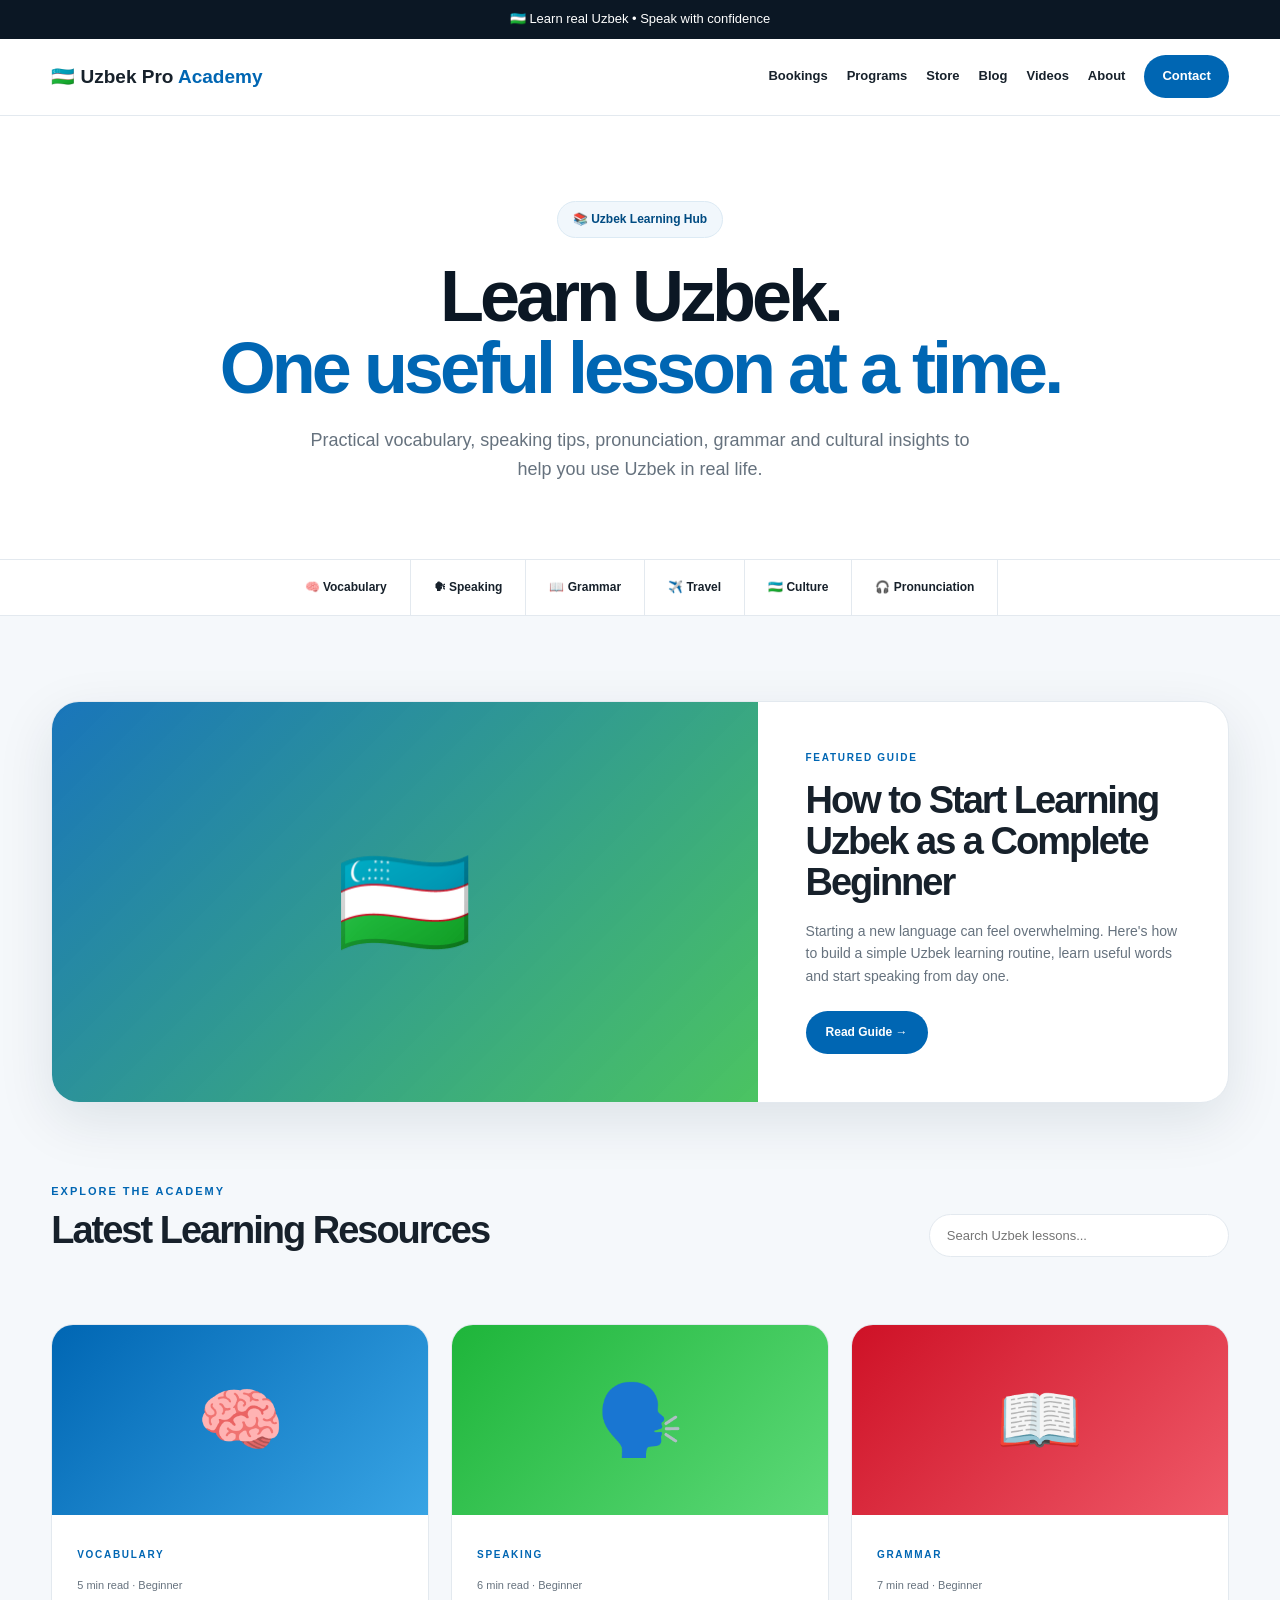
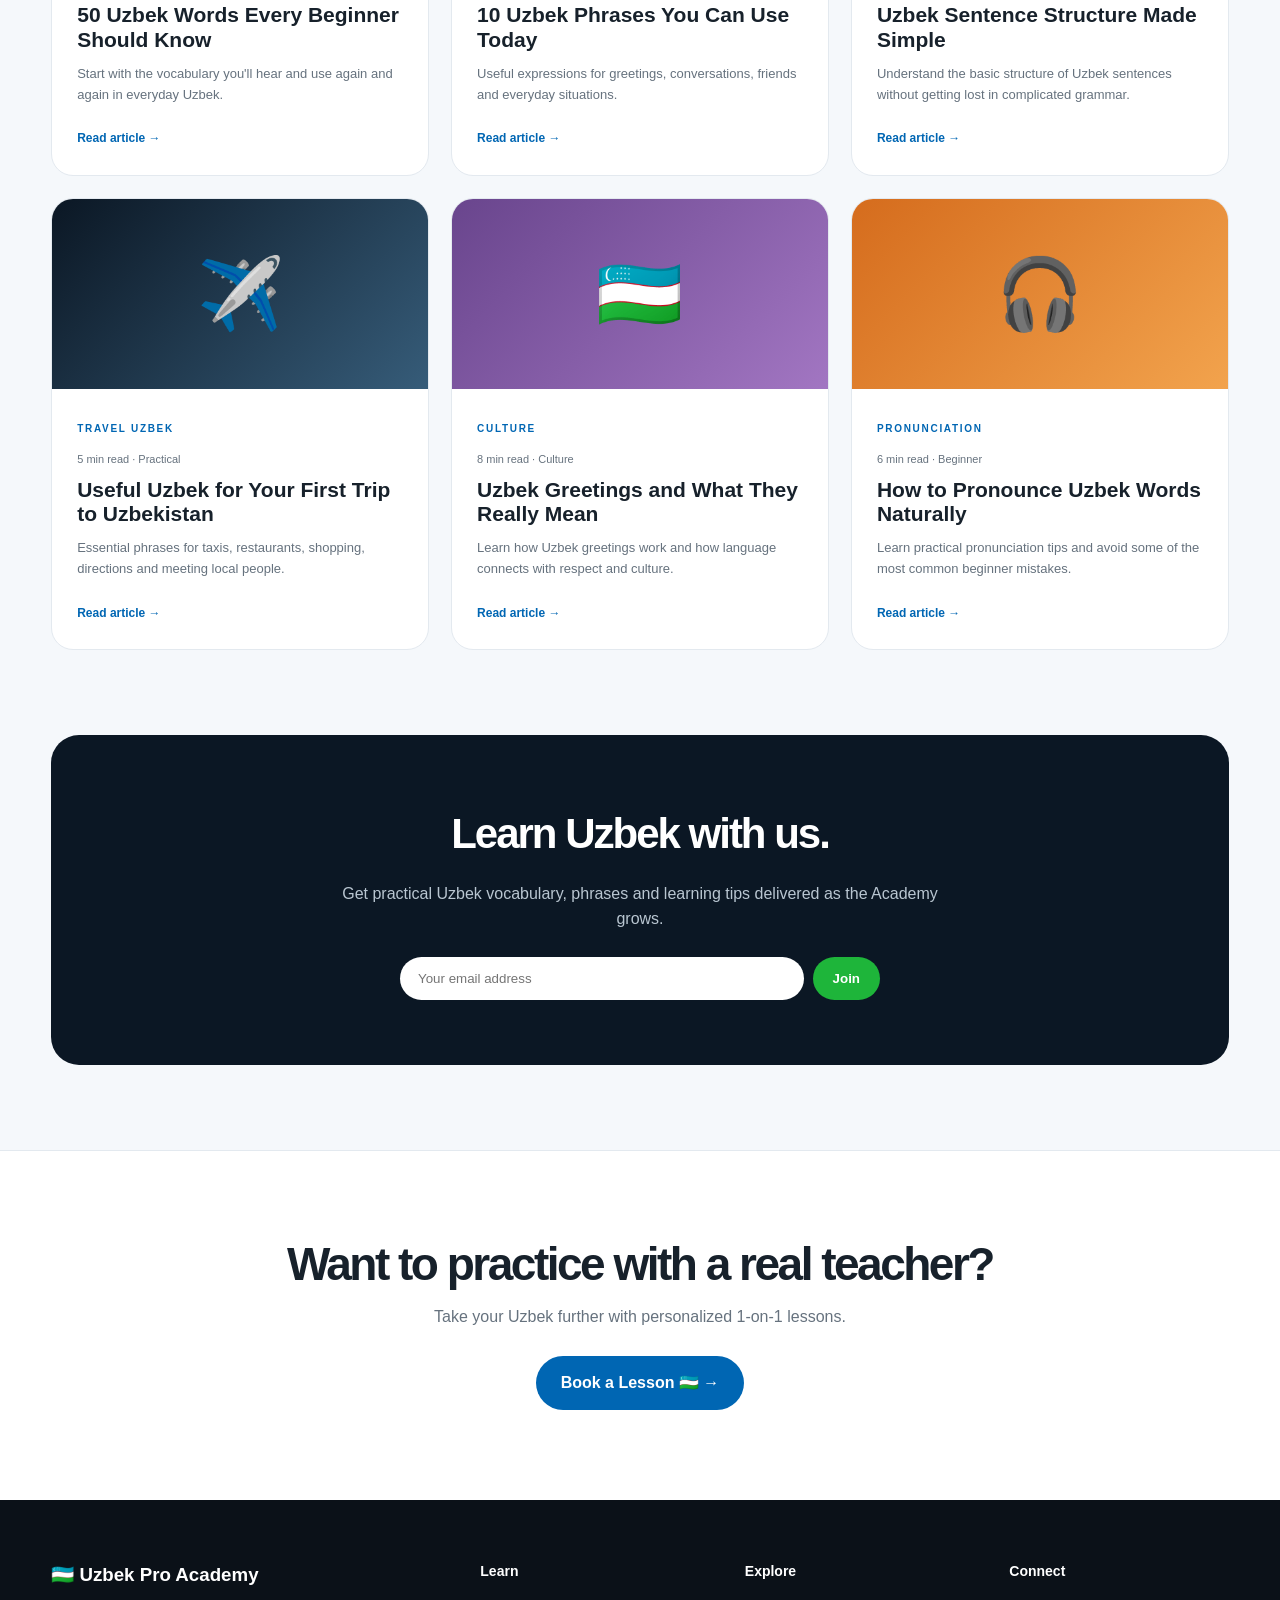
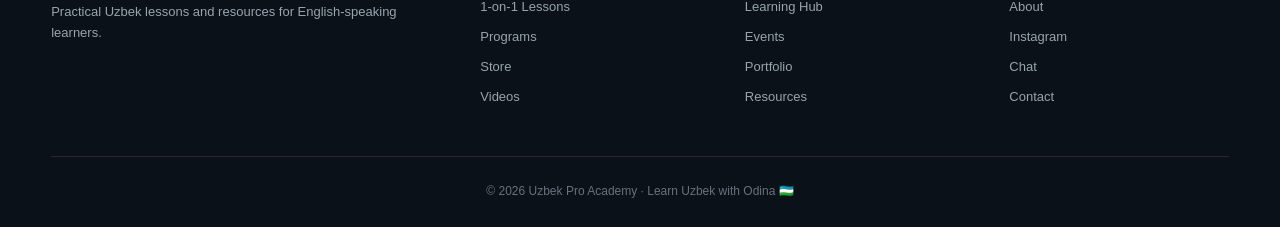
<file: blog.html>
<!DOCTYPE html>
<html lang="en">
<head>
<meta charset="UTF-8">
<meta name="viewport" content="width=device-width, initial-scale=1.0">

<title>Uzbek Learning Hub | Uzbek Pro Academy</title>

<meta name="description" content="Learn Uzbek with practical vocabulary, speaking tips, grammar, pronunciation, culture and everyday phrases.">

<style>
:root{
  --blue:#0066B3;
  --blue-dark:#004B82;
  --green:#1EB53A;
  --red:#CE1126;
  --navy:#0B1724;
  --text:#17212B;
  --muted:#66727E;
  --bg:#F5F8FB;
  --white:#FFFFFF;
  --border:#E3E9EF;
  --shadow:0 18px 55px rgba(10,35,60,.10);
  --max:1180px;
}

*{
  margin:0;
  padding:0;
  box-sizing:border-box;
}

html{
  scroll-behavior:smooth;
}

body{
  font-family:Inter,-apple-system,BlinkMacSystemFont,"Segoe UI",Arial,sans-serif;
  background:var(--bg);
  color:var(--text);
  line-height:1.6;
}

a{
  text-decoration:none;
  color:inherit;
}

.container{
  width:min(92%,var(--max));
  margin:auto;
}


/* TOP BAR */

.topbar{
  background:var(--navy);
  color:white;
  text-align:center;
  padding:9px 15px;
  font-size:13px;
}


/* NAVIGATION */

header{
  position:sticky;
  top:0;
  z-index:1000;
  background:rgba(255,255,255,.96);
  backdrop-filter:blur(15px);
  border-bottom:1px solid var(--border);
}

.nav{
  min-height:76px;
  display:flex;
  align-items:center;
  justify-content:space-between;
  gap:25px;
}

.logo{
  font-size:19px;
  font-weight:850;
  white-space:nowrap;
}

.logo span{
  color:var(--blue);
}

.nav-links{
  display:flex;
  align-items:center;
  gap:19px;
  font-size:13px;
  font-weight:700;
}

.nav-links a{
  transition:.2s;
}

.nav-links a:hover{
  color:var(--blue);
}

.nav-button{
  background:var(--blue);
  color:white!important;
  padding:11px 18px;
  border-radius:999px;
}


/* HERO */

.hero{
  background:white;
  padding:85px 0 75px;
  text-align:center;
}

.eyebrow{
  display:inline-block;
  padding:8px 15px;
  background:#F1F7FC;
  border:1px solid #DCEAF4;
  color:var(--blue-dark);
  border-radius:999px;
  font-size:12px;
  font-weight:800;
  margin-bottom:22px;
}

.hero h1{
  font-size:clamp(45px,7vw,72px);
  line-height:1;
  letter-spacing:-4px;
  color:var(--navy);
  margin-bottom:22px;
}

.hero h1 span{
  color:var(--blue);
}

.hero p{
  max-width:690px;
  margin:auto;
  color:var(--muted);
  font-size:18px;
}


/* CATEGORY */

.categories{
  background:white;
  border-top:1px solid var(--border);
  border-bottom:1px solid var(--border);
}

.category-inner{
  display:flex;
  justify-content:center;
  flex-wrap:wrap;
}

.category-inner a{
  padding:18px 23px;
  font-size:12px;
  font-weight:800;
  border-right:1px solid var(--border);
  transition:.2s;
}

.category-inner a:hover{
  color:var(--blue);
  background:#F6F9FC;
}


/* MAIN */

.blog{
  padding:85px 0;
}

.section-title{
  margin-bottom:38px;
}

.section-title .label{
  color:var(--blue);
  text-transform:uppercase;
  letter-spacing:2px;
  font-size:11px;
  font-weight:850;
  margin-bottom:10px;
}

.section-title h2{
  font-size:38px;
  letter-spacing:-2px;
  line-height:1.05;
}


/* FEATURED */

.featured{
  display:grid;
  grid-template-columns:1.2fr .8fr;
  background:white;
  border:1px solid var(--border);
  border-radius:28px;
  overflow:hidden;
  box-shadow:var(--shadow);
  margin-bottom:80px;
}

.featured-visual{
  min-height:390px;
  background:
    linear-gradient(135deg,rgba(0,102,179,.9),rgba(30,181,58,.8)),
    radial-gradient(circle at 20% 30%,white,transparent 25%);
  display:flex;
  align-items:center;
  justify-content:center;
  font-size:110px;
}

.featured-content{
  padding:48px;
  display:flex;
  flex-direction:column;
  justify-content:center;
}

.tag{
  display:inline-block;
  color:var(--blue);
  font-size:10px;
  text-transform:uppercase;
  letter-spacing:1.7px;
  font-weight:850;
  margin-bottom:14px;
}

.featured-content h2{
  font-size:38px;
  line-height:1.08;
  letter-spacing:-2px;
  margin-bottom:17px;
}

.featured-content p{
  color:var(--muted);
  font-size:14px;
  margin-bottom:24px;
}

.read-button{
  display:inline-block;
  width:max-content;
  background:var(--blue);
  color:white;
  padding:12px 20px;
  border-radius:999px;
  font-size:12px;
  font-weight:800;
}


/* SEARCH */

.search-area{
  display:flex;
  justify-content:space-between;
  align-items:center;
  gap:20px;
  margin-bottom:35px;
}

.search{
  position:relative;
  width:300px;
}

.search input{
  width:100%;
  padding:13px 17px;
  border:1px solid var(--border);
  border-radius:999px;
  outline:none;
  font-size:13px;
  background:white;
}

.search input:focus{
  border-color:var(--blue);
}


/* ARTICLE GRID */

.articles{
  display:grid;
  grid-template-columns:repeat(3,1fr);
  gap:22px;
}

.article{
  background:white;
  border:1px solid var(--border);
  border-radius:22px;
  overflow:hidden;
  transition:.25s;
}

.article:hover{
  transform:translateY(-6px);
  box-shadow:var(--shadow);
}

.article-image{
  height:190px;
  display:flex;
  align-items:center;
  justify-content:center;
  font-size:70px;
}

.img-blue{
  background:linear-gradient(135deg,#0066B3,#38A4E4);
}

.img-green{
  background:linear-gradient(135deg,#1EB53A,#5DD978);
}

.img-red{
  background:linear-gradient(135deg,#CE1126,#EF5968);
}

.img-navy{
  background:linear-gradient(135deg,#0B1724,#365C79);
}

.img-purple{
  background:linear-gradient(135deg,#69458D,#A276C2);
}

.img-orange{
  background:linear-gradient(135deg,#D56C1D,#F2A34D);
}

.article-content{
  padding:25px;
}

.article-meta{
  color:var(--muted);
  font-size:11px;
  margin-bottom:9px;
}

.article h3{
  font-size:21px;
  line-height:1.18;
  margin-bottom:11px;
}

.article p{
  color:var(--muted);
  font-size:13px;
  margin-bottom:19px;
}

.article-link{
  color:var(--blue);
  font-size:12px;
  font-weight:850;
}


/* NEWSLETTER */

.newsletter{
  margin-top:85px;
  background:var(--navy);
  color:white;
  border-radius:28px;
  padding:65px 40px;
  text-align:center;
}

.newsletter h2{
  font-size:42px;
  letter-spacing:-2px;
  margin-bottom:13px;
}

.newsletter p{
  max-width:600px;
  margin:0 auto 25px;
  color:#B9C6D1;
}

.newsletter-form{
  max-width:480px;
  margin:auto;
  display:flex;
  gap:9px;
}

.newsletter-form input{
  flex:1;
  border:0;
  border-radius:999px;
  padding:14px 18px;
  outline:none;
}

.newsletter-form button{
  border:0;
  border-radius:999px;
  padding:14px 20px;
  background:var(--green);
  color:white;
  font-weight:850;
  cursor:pointer;
}


/* CTA */

.cta{
  background:white;
  text-align:center;
  padding:90px 0;
  border-top:1px solid var(--border);
}

.cta h2{
  font-size:46px;
  line-height:1;
  letter-spacing:-2.5px;
  margin-bottom:17px;
}

.cta p{
  color:var(--muted);
  margin-bottom:27px;
}

.cta-button{
  display:inline-block;
  background:var(--blue);
  color:white;
  padding:14px 25px;
  border-radius:999px;
  font-weight:850;
}


/* FOOTER */

footer{
  background:#0B1118;
  color:white;
  padding:60px 0 25px;
}

.footer-grid{
  display:grid;
  grid-template-columns:1.4fr .8fr .8fr .8fr;
  gap:45px;
  padding-bottom:40px;
  border-bottom:1px solid rgba(255,255,255,.1);
}

footer h3{
  margin-bottom:12px;
}

footer h4{
  margin-bottom:15px;
  font-size:14px;
}

footer p,
footer a{
  color:#98A4AE;
  font-size:13px;
}

footer a{
  display:block;
  margin-bottom:9px;
}

footer a:hover{
  color:white;
}

.copyright{
  text-align:center;
  color:#66727E;
  padding-top:25px;
  font-size:12px;
}


/* MOBILE */

@media(max-width:900px){

  .nav-links a:not(.nav-button){
    display:none;
  }

  .featured{
    grid-template-columns:1fr;
  }

  .articles{
    grid-template-columns:1fr 1fr;
  }

  .footer-grid{
    grid-template-columns:1fr 1fr;
  }

}

@media(max-width:600px){

  .hero{
    padding:65px 0;
  }

  .hero h1{
    font-size:48px;
    letter-spacing:-3px;
  }

  .category-inner a{
    padding:13px 11px;
    font-size:10px;
  }

  .blog{
    padding:65px 0;
  }

  .featured-content{
    padding:32px;
  }

  .featured-content h2{
    font-size:31px;
  }

  .articles{
    grid-template-columns:1fr;
  }

  .search-area{
    align-items:flex-start;
    flex-direction:column;
  }

  .search{
    width:100%;
  }

  .newsletter{
    padding:50px 22px;
  }

  .newsletter h2{
    font-size:34px;
  }

  .newsletter-form{
    flex-direction:column;
  }

  .footer-grid{
    grid-template-columns:1fr;
  }

}

</style>
</head>

<body>


<div class="topbar">
🇺🇿 Learn real Uzbek • Speak with confidence
</div>


<header>

<div class="container nav">

<a href="index.html" class="logo">
🇺🇿 Uzbek Pro <span>Academy</span>
</a>

<nav class="nav-links">

<a href="bookings.html">Bookings</a>
<a href="programs.html">Programs</a>
<a href="store.html">Store</a>
<a href="blog.html">Blog</a>
<a href="videos.html">Videos</a>
<a href="about.html">About</a>

<a href="contact.html" class="nav-button">
Contact
</a>

</nav>

</div>

</header>


<main>


<!-- HERO -->

<section class="hero">

<div class="container">

<div class="eyebrow">
📚 Uzbek Learning Hub
</div>

<h1>
Learn Uzbek.<br>
<span>One useful lesson at a time.</span>
</h1>

<p>
Practical vocabulary, speaking tips, pronunciation,
grammar and cultural insights to help you use Uzbek
in real life.
</p>

</div>

</section>


<!-- CATEGORIES -->

<div class="categories">

<div class="container category-inner">

<a href="#vocabulary">🧠 Vocabulary</a>
<a href="#speaking">🗣 Speaking</a>
<a href="#grammar">📖 Grammar</a>
<a href="#travel">✈️ Travel</a>
<a href="#culture">🇺🇿 Culture</a>
<a href="#pronunciation">🎧 Pronunciation</a>

</div>

</div>


<section class="blog">

<div class="container">


<!-- FEATURED -->

<article class="featured">

<div class="featured-visual">
🇺🇿
</div>

<div class="featured-content">

<div class="tag">
Featured Guide
</div>

<h2>
How to Start Learning Uzbek as a Complete Beginner
</h2>

<p>
Starting a new language can feel overwhelming.
Here's how to build a simple Uzbek learning routine,
learn useful words and start speaking from day one.
</p>

<a href="#" class="read-button">
Read Guide →
</a>

</div>

</article>


<!-- ARTICLES -->

<div class="search-area">

<div class="section-title">

<div class="label">
Explore the Academy
</div>

<h2>
Latest Learning Resources
</h2>

</div>

<div class="search">

<input
type="search"
placeholder="Search Uzbek lessons..."
aria-label="Search articles"
>

</div>

</div>


<div class="articles">


<!-- ARTICLE 1 -->

<article class="article" id="vocabulary">

<div class="article-image img-blue">
🧠
</div>

<div class="article-content">

<div class="tag">
Vocabulary
</div>

<div class="article-meta">
5 min read · Beginner
</div>

<h3>
50 Uzbek Words Every Beginner Should Know
</h3>

<p>
Start with the vocabulary you'll hear and use
again and again in everyday Uzbek.
</p>

<a href="#" class="article-link">
Read article →
</a>

</div>

</article>


<!-- ARTICLE 2 -->

<article class="article" id="speaking">

<div class="article-image img-green">
🗣️
</div>

<div class="article-content">

<div class="tag">
Speaking
</div>

<div class="article-meta">
6 min read · Beginner
</div>

<h3>
10 Uzbek Phrases You Can Use Today
</h3>

<p>
Useful expressions for greetings, conversations,
friends and everyday situations.
</p>

<a href="#" class="article-link">
Read article →
</a>

</div>

</article>


<!-- ARTICLE 3 -->

<article class="article" id="grammar">

<div class="article-image img-red">
📖
</div>

<div class="article-content">

<div class="tag">
Grammar
</div>

<div class="article-meta">
7 min read · Beginner
</div>

<h3>
Uzbek Sentence Structure Made Simple
</h3>

<p>
Understand the basic structure of Uzbek sentences
without getting lost in complicated grammar.
</p>

<a href="#" class="article-link">
Read article →
</a>

</div>

</article>


<!-- ARTICLE 4 -->

<article class="article" id="travel">

<div class="article-image img-navy">
✈️
</div>

<div class="article-content">

<div class="tag">
Travel Uzbek
</div>

<div class="article-meta">
5 min read · Practical
</div>

<h3>
Useful Uzbek for Your First Trip to Uzbekistan
</h3>

<p>
Essential phrases for taxis, restaurants, shopping,
directions and meeting local people.
</p>

<a href="#" class="article-link">
Read article →
</a>

</div>

</article>


<!-- ARTICLE 5 -->

<article class="article" id="culture">

<div class="article-image img-purple">
🇺🇿
</div>

<div class="article-content">

<div class="tag">
Culture
</div>

<div class="article-meta">
8 min read · Culture
</div>

<h3>
Uzbek Greetings and What They Really Mean
</h3>

<p>
Learn how Uzbek greetings work and how language
connects with respect and culture.
</p>

<a href="#" class="article-link">
Read article →
</a>

</div>

</article>


<!-- ARTICLE 6 -->

<article class="article" id="pronunciation">

<div class="article-image img-orange">
🎧
</div>

<div class="article-content">

<div class="tag">
Pronunciation
</div>

<div class="article-meta">
6 min read · Beginner
</div>

<h3>
How to Pronounce Uzbek Words Naturally
</h3>

<p>
Learn practical pronunciation tips and avoid some
of the most common beginner mistakes.
</p>

<a href="#" class="article-link">
Read article →
</a>

</div>

</article>


</div>


<!-- NEWSLETTER -->

<section class="newsletter">

<h2>
Learn Uzbek with us.
</h2>

<p>
Get practical Uzbek vocabulary, phrases and learning
tips delivered as the Academy grows.
</p>

<form class="newsletter-form" onsubmit="return false;">

<input
type="email"
placeholder="Your email address"
aria-label="Email address"
required
>

<button type="submit">
Join
</button>

</form>

</section>


</div>

</section>


<!-- CTA -->

<section class="cta">

<div class="container">

<h2>
Want to practice with a real teacher?
</h2>

<p>
Take your Uzbek further with personalized 1-on-1 lessons.
</p>

<a href="bookings.html" class="cta-button">
Book a Lesson 🇺🇿 →
</a>

</div>

</section>


</main>


<footer>

<div class="container">

<div class="footer-grid">

<div>

<h3>
🇺🇿 Uzbek Pro Academy
</h3>

<p>
Practical Uzbek lessons and resources for
English-speaking learners.
</p>

</div>


<div>

<h4>Learn</h4>

<a href="bookings.html">1-on-1 Lessons</a>
<a href="programs.html">Programs</a>
<a href="store.html">Store</a>
<a href="videos.html">Videos</a>

</div>


<div>

<h4>Explore</h4>

<a href="blog.html">Learning Hub</a>
<a href="events.html">Events</a>
<a href="portfolio.html">Portfolio</a>
<a href="files.html">Resources</a>

</div>


<div>

<h4>Connect</h4>

<a href="about.html">About</a>
<a href="instagram.html">Instagram</a>
<a href="chat.html">Chat</a>
<a href="contact.html">Contact</a>

</div>

</div>


<div class="copyright">
© 2026 Uzbek Pro Academy · Learn Uzbek with Odina 🇺🇿
</div>

</div>

</footer>


</body>
</html>
</file>
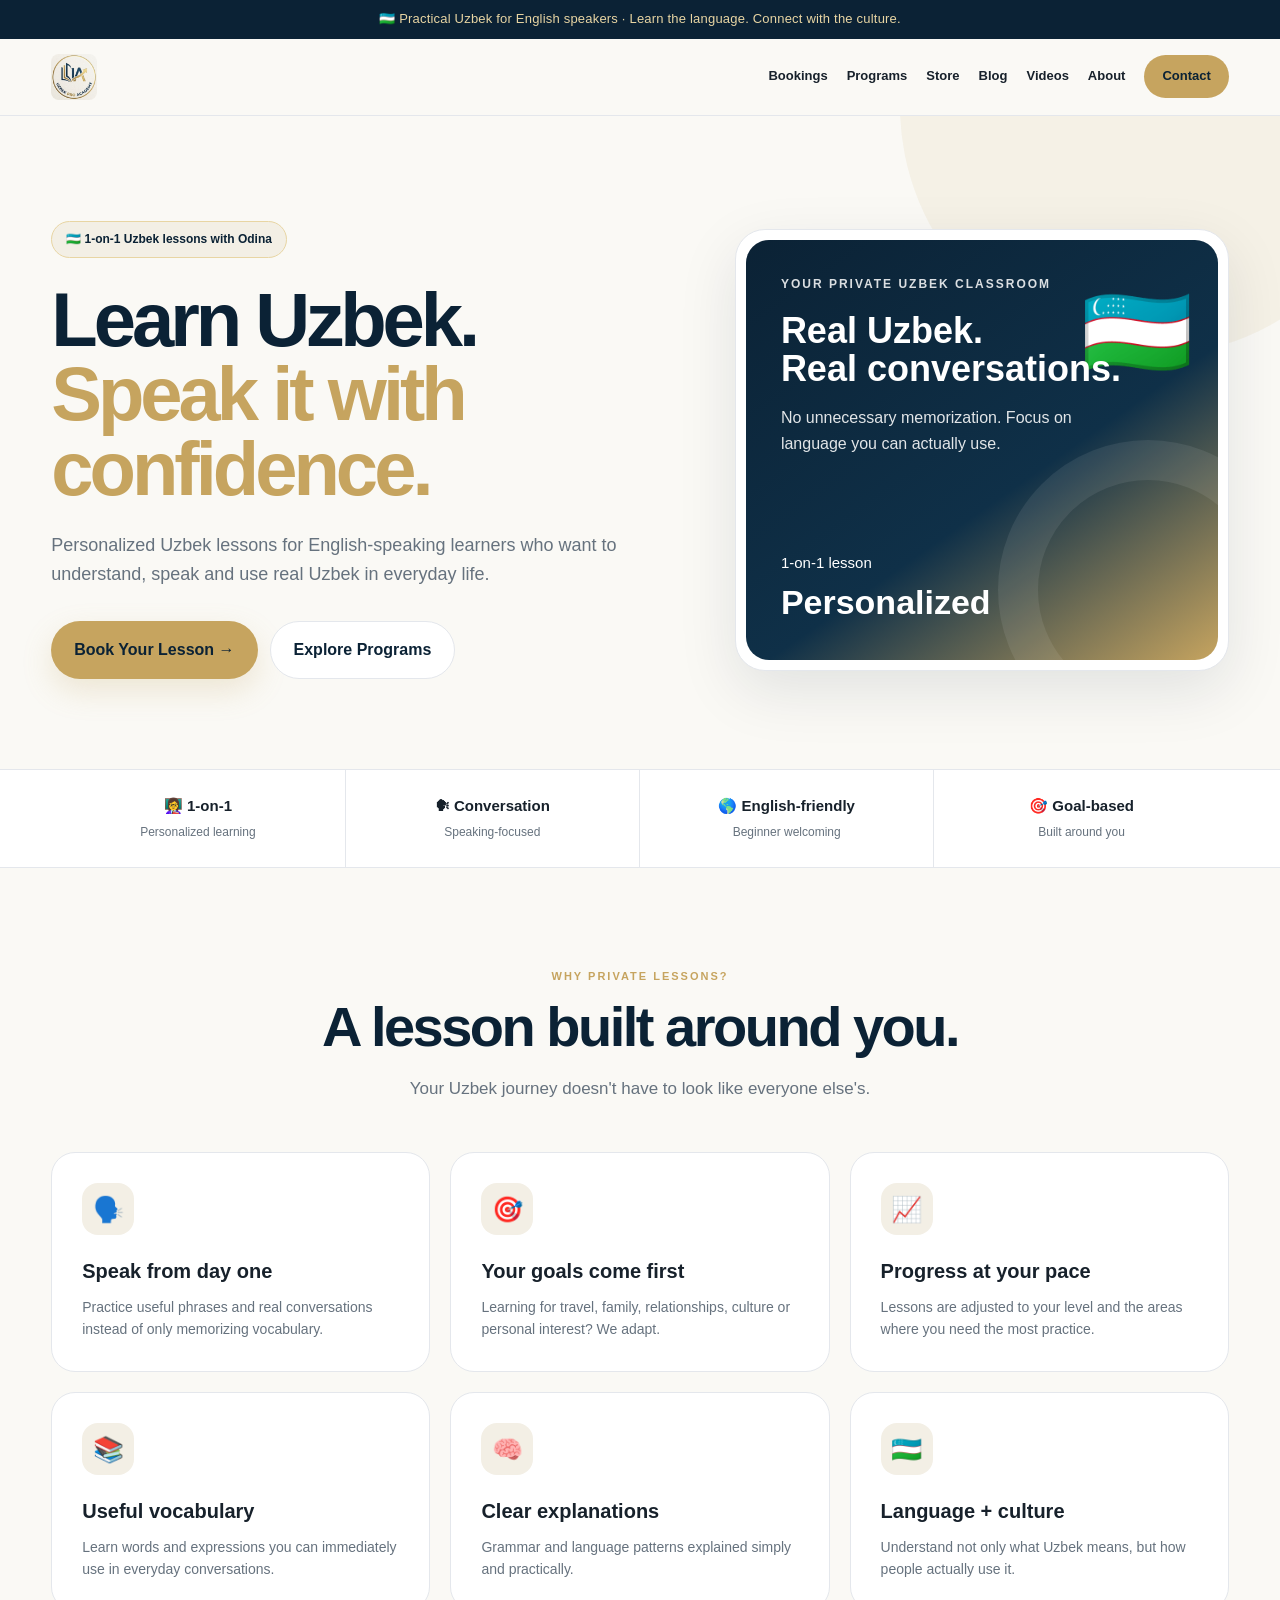
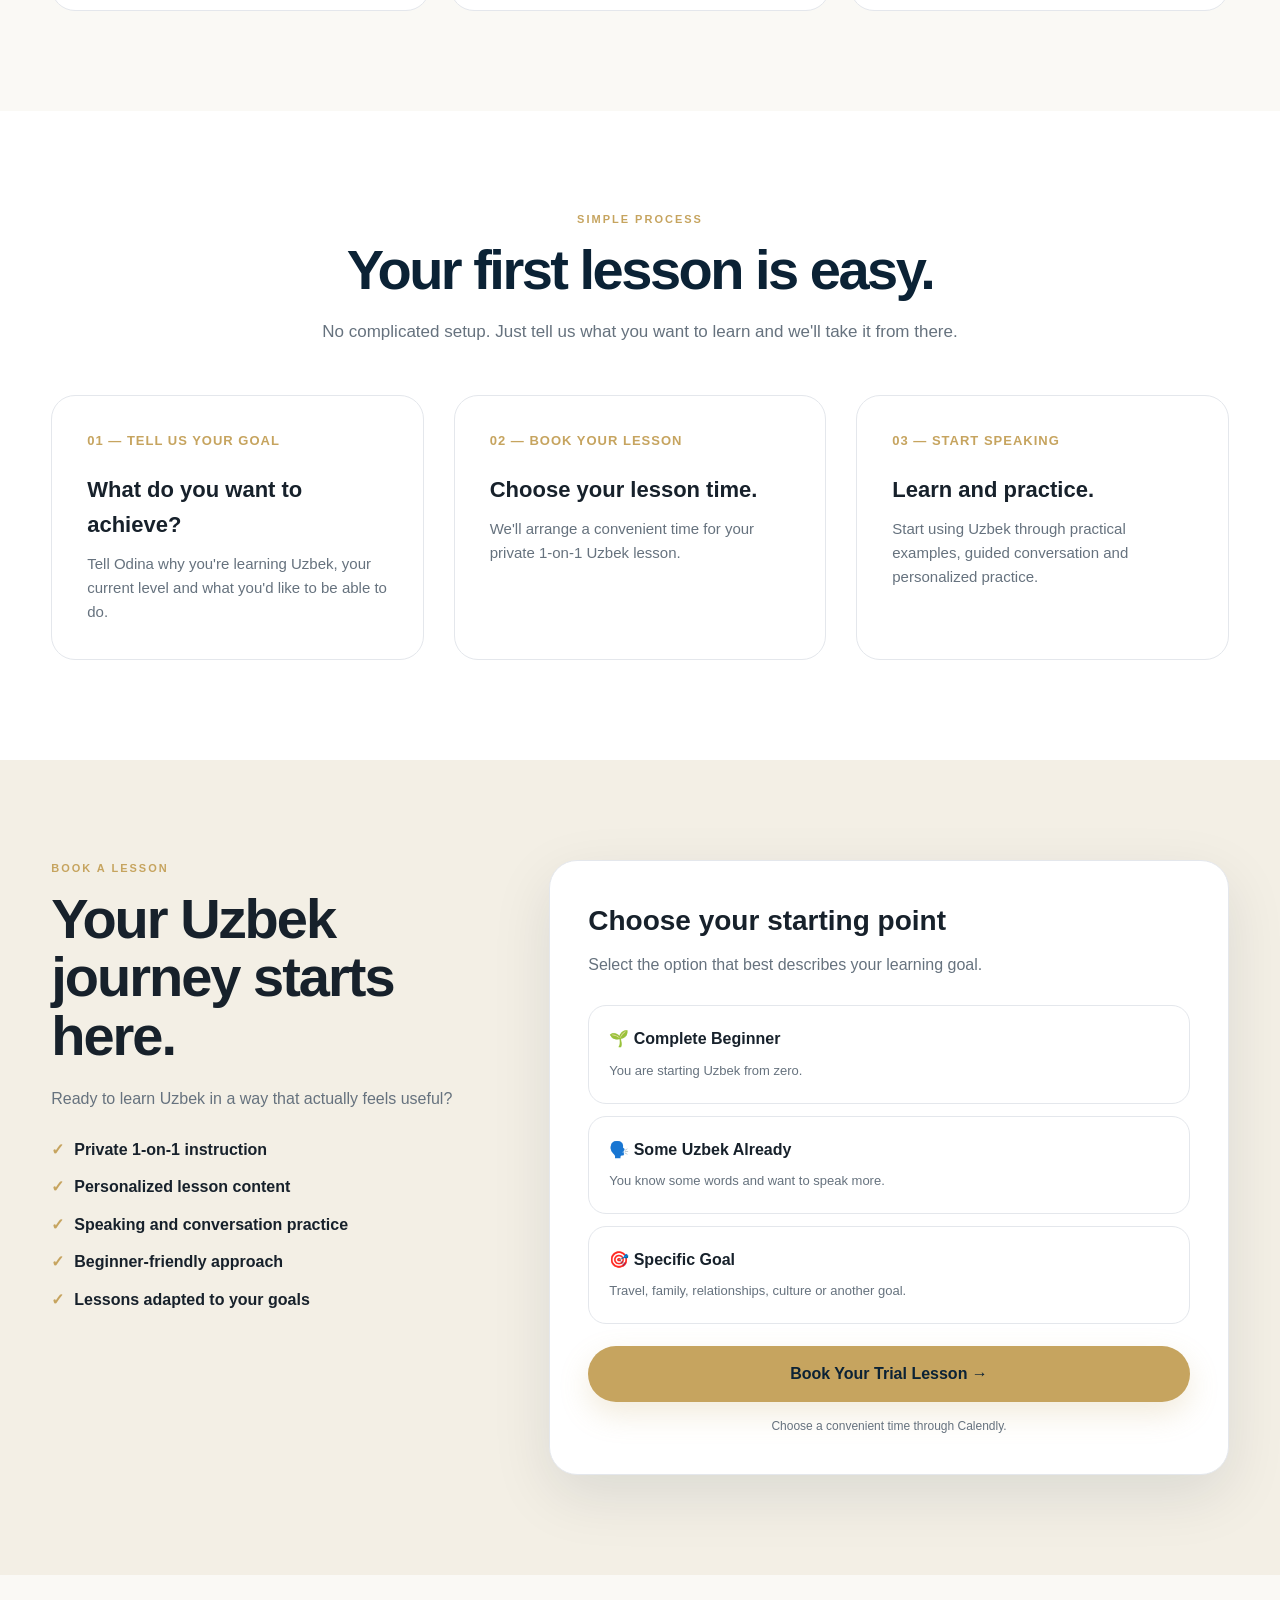
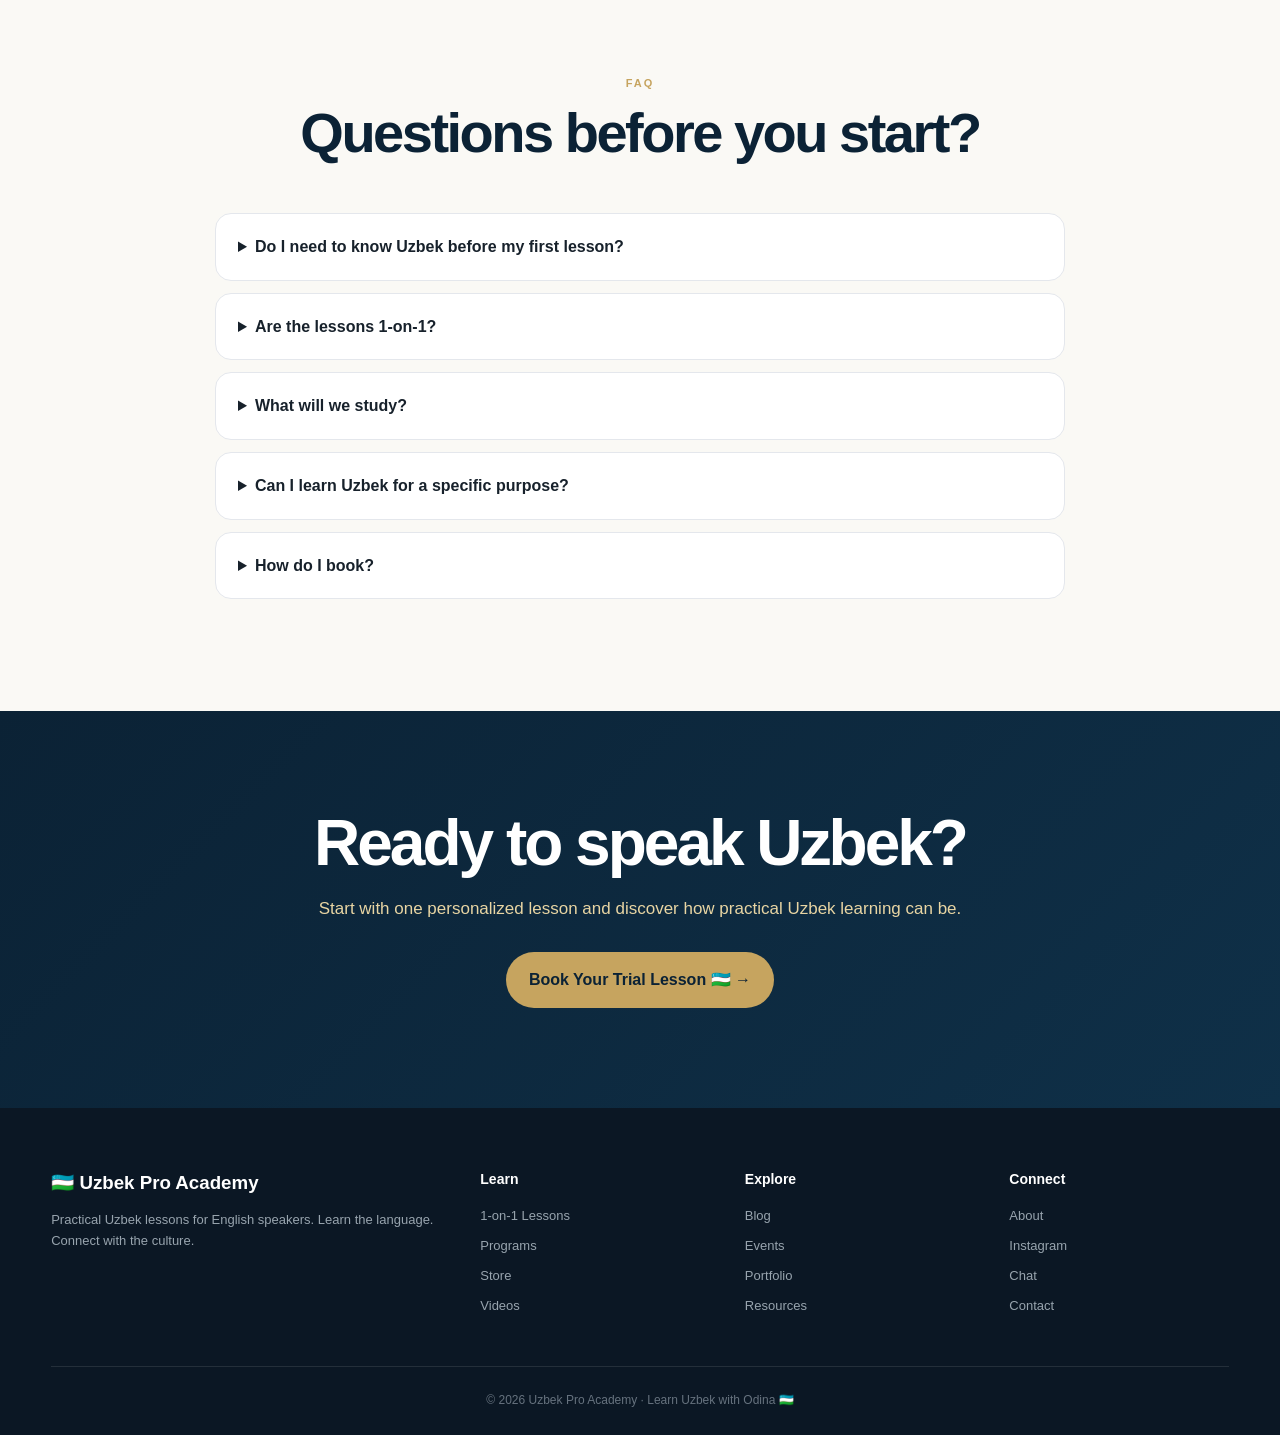
<file: bookings.html>
<!DOCTYPE html>
<html lang="en">
<head>
  <meta charset="UTF-8">
  <meta name="viewport" content="width=device-width, initial-scale=1.0">

  <title>Book a Lesson | Uzbek Pro Academy</title>

  <meta name="description"
        content="Book a personalized 1-on-1 Uzbek lesson with Odina at Uzbek Pro Academy. Learn practical, conversational Uzbek for real life.">

  <meta name="theme-color" content="#0B2235">

  <style>
    :root {
      --blue: #0F3048;
      --blue-dark: #0B2235;
      --green: #C6A45F;
      --red: #CE1126;
      --navy: #0B2235;
      --text: #17212B;
      --muted: #66727E;
      --light: #FAF9F5;
      --white: #FFFFFF;
      --border: #E4E7EC;
      --shadow: 0 20px 60px rgba(11,34,53,.10);
      --radius: 24px;
      --max: 1180px;
    }

    * {
      margin: 0;
      padding: 0;
      box-sizing: border-box;
    }

    html {
      scroll-behavior: smooth;
    }

    body {
      font-family:
        Inter,
        -apple-system,
        BlinkMacSystemFont,
        "Segoe UI",
        Arial,
        sans-serif;
      color: var(--text);
      background: var(--light);
      line-height: 1.6;
    }

    a {
      text-decoration: none;
      color: inherit;
    }

    img {
      max-width: 100%;
      display: block;
    }

    .container {
      width: min(92%, var(--max));
      margin: auto;
    }

    /* =========================
       TOP BAR
    ========================= */

    .topbar {
      background: var(--navy);
      color: #E8D5A3;
      text-align: center;
      padding: 9px 15px;
      font-size: 13px;
      letter-spacing: .2px;
    }

    /* =========================
       NAVIGATION
    ========================= */

    header {
      background: rgba(250,249,245,.96);
      border-bottom: 1px solid var(--border);
      position: sticky;
      top: 0;
      z-index: 1000;
      backdrop-filter: blur(14px);
    }

    .nav {
      min-height: 76px;
      display: flex;
      align-items: center;
      justify-content: space-between;
      gap: 25px;
    }

    .logo {
      display: flex;
      align-items: center;
      flex-shrink: 0;
    }

    .logo img {
      width: auto;
      height: 46px;
      max-width: 180px;
      object-fit: contain;
      border-radius: 8px;
    }

    .logo-blue {
      color: var(--green);
    }

    .nav-links {
      display: flex;
      align-items: center;
      gap: 19px;
      font-size: 13px;
      font-weight: 650;
    }

    .nav-links a {
      transition: .2s;
    }

    .nav-links a:hover {
      color: var(--green);
    }

    .nav-button {
      background: var(--green);
      color: var(--navy) !important;
      padding: 11px 18px;
      border-radius: 999px;
      font-weight: 800;
    }

    .nav-button:hover {
      background: #E8D5A3;
    }

    /* =========================
       HERO
    ========================= */

    .hero {
      position: relative;
      overflow: hidden;
      background: var(--light);
      padding: 105px 0 90px;
    }

    .hero::before {
      content: "";
      position: absolute;
      width: 500px;
      height: 500px;
      background: rgba(198,164,95,.10);
      border-radius: 50%;
      top: -260px;
      right: -120px;
    }

    .hero-grid {
      position: relative;
      z-index: 1;
      display: grid;
      grid-template-columns: 1.1fr .9fr;
      gap: 80px;
      align-items: center;
    }

    .eyebrow {
      display: inline-flex;
      align-items: center;
      gap: 8px;
      padding: 8px 14px;
      border-radius: 999px;
      background: #F3EFE5;
      border: 1px solid #E8D5A3;
      color: var(--blue-dark);
      font-size: 12px;
      font-weight: 800;
      margin-bottom: 25px;
    }

    .hero h1 {
      font-size: clamp(48px, 6vw, 76px);
      line-height: .98;
      letter-spacing: -4px;
      margin-bottom: 25px;
      color: var(--navy);
    }

    .hero h1 span {
      color: var(--green);
    }

    .hero-description {
      color: var(--muted);
      font-size: 18px;
      max-width: 650px;
      margin-bottom: 32px;
    }

    .hero-buttons {
      display: flex;
      flex-wrap: wrap;
      gap: 12px;
    }

    .button {
      display: inline-flex;
      align-items: center;
      justify-content: center;
      padding: 15px 23px;
      border-radius: 999px;
      font-weight: 800;
      transition: .2s;
    }

    .primary {
      background: var(--green);
      color: var(--navy);
      box-shadow: 0 12px 30px rgba(198,164,95,.22);
    }

    .primary:hover {
      background: #E8D5A3;
      transform: translateY(-2px);
    }

    .secondary {
      background: var(--white);
      border: 1px solid var(--border);
      color: var(--navy);
    }

    .secondary:hover {
      border-color: var(--green);
      color: var(--blue);
    }

    /* HERO CARD */

    .lesson-card {
      background: white;
      border: 1px solid var(--border);
      border-radius: 30px;
      padding: 10px;
      box-shadow: var(--shadow);
    }

    .lesson-card-inner {
      border-radius: 23px;
      padding: 35px;
      background:
        linear-gradient(
          145deg,
          #0B2235,
          #0F3048 58%,
          #C6A45F
        );
      color: white;
      min-height: 420px;
      position: relative;
      overflow: hidden;
    }

    .lesson-card-inner::before {
      content: "🇺🇿";
      position: absolute;
      right: 25px;
      top: 20px;
      font-size: 90px;
    }

    .lesson-card-inner::after {
      content: "";
      position: absolute;
      width: 220px;
      height: 220px;
      border: 40px solid rgba(255,255,255,.08);
      border-radius: 50%;
      right: -80px;
      bottom: -80px;
    }

    .lesson-label {
      position: relative;
      z-index: 2;
      font-size: 12px;
      text-transform: uppercase;
      letter-spacing: 2px;
      font-weight: 800;
      opacity: .85;
    }

    .lesson-card h2 {
      position: relative;
      z-index: 2;
      font-size: 36px;
      line-height: 1.05;
      margin: 18px 0;
      max-width: 350px;
    }

    .lesson-card p {
      position: relative;
      z-index: 2;
      max-width: 350px;
      color: rgba(255,255,255,.88);
    }

    .price {
      position: absolute;
      z-index: 3;
      bottom: 30px;
      left: 35px;
      font-size: 15px;
    }

    .price strong {
      display: block;
      font-size: 34px;
    }

    /* =========================
       TRUST STRIP
    ========================= */

    .trust {
      background: white;
      border-top: 1px solid var(--border);
      border-bottom: 1px solid var(--border);
    }

    .trust-grid {
      display: grid;
      grid-template-columns: repeat(4,1fr);
    }

    .trust-item {
      padding: 24px 15px;
      text-align: center;
      border-right: 1px solid var(--border);
    }

    .trust-item:last-child {
      border-right: none;
    }

    .trust-item strong {
      display: block;
      font-size: 15px;
    }

    .trust-item span {
      color: var(--muted);
      font-size: 12px;
    }

    /* =========================
       GENERAL SECTION
    ========================= */

    section {
      padding: 100px 0;
    }

    .section-heading {
      max-width: 720px;
      margin-bottom: 50px;
    }

    .center {
      margin-left: auto;
      margin-right: auto;
      text-align: center;
    }

    .label {
      color: var(--green);
      text-transform: uppercase;
      letter-spacing: 2px;
      font-size: 11px;
      font-weight: 850;
      margin-bottom: 12px;
    }

    .section-heading h2 {
      font-size: clamp(37px,5vw,56px);
      line-height: 1.05;
      letter-spacing: -2.5px;
      color: var(--navy);
      margin-bottom: 18px;
    }

    .section-heading p {
      color: var(--muted);
      font-size: 17px;
    }

    /* =========================
       BENEFITS
    ========================= */

    .benefits {
      display: grid;
      grid-template-columns: repeat(3,1fr);
      gap: 20px;
    }

    .benefit {
      background: white;
      border: 1px solid var(--border);
      border-radius: var(--radius);
      padding: 30px;
      transition: .25s;
    }

    .benefit:hover {
      transform: translateY(-5px);
      box-shadow: var(--shadow);
    }

    .icon {
      width: 52px;
      height: 52px;
      display: flex;
      align-items: center;
      justify-content: center;
      background: #F3EFE5;
      border-radius: 16px;
      font-size: 25px;
      margin-bottom: 20px;
    }

    .benefit h3 {
      font-size: 20px;
      margin-bottom: 9px;
    }

    .benefit p {
      color: var(--muted);
      font-size: 14px;
    }

    /* =========================
       HOW IT WORKS
    ========================= */

    .steps-section {
      background: white;
    }

    .steps {
      display: grid;
      grid-template-columns: repeat(3,1fr);
      gap: 30px;
      counter-reset: steps;
    }

    .step {
      position: relative;
      padding: 35px;
      border: 1px solid var(--border);
      border-radius: var(--radius);
    }

    .step-number {
      color: var(--green);
      font-size: 13px;
      font-weight: 900;
      letter-spacing: 1px;
      margin-bottom: 20px;
    }

    .step h3 {
      font-size: 22px;
      margin-bottom: 10px;
    }

    .step p {
      color: var(--muted);
      font-size: 15px;
    }

    /* =========================
       BOOKING AREA
    ========================= */

    .booking-section {
      background: #F3EFE5;
    }

    .booking-grid {
      display: grid;
      grid-template-columns: .8fr 1.2fr;
      gap: 45px;
      align-items: start;
    }

    .booking-copy h2 {
      font-size: clamp(38px,5vw,56px);
      line-height: 1.05;
      letter-spacing: -2px;
      margin-bottom: 20px;
    }

    .booking-copy p {
      color: var(--muted);
      margin-bottom: 25px;
    }

    .check-list {
      list-style: none;
    }

    .check-list li {
      margin-bottom: 12px;
      font-weight: 650;
    }

    .check-list li::before {
      content: "✓";
      color: var(--green);
      font-weight: 900;
      margin-right: 10px;
    }

    .booking-panel {
      background: white;
      border-radius: 28px;
      padding: 38px;
      border: 1px solid var(--border);
      box-shadow: var(--shadow);
    }

    .booking-panel h3 {
      font-size: 28px;
      margin-bottom: 8px;
    }

    .booking-panel > p {
      color: var(--muted);
      margin-bottom: 28px;
    }

    .lesson-option {
      border: 1px solid var(--border);
      border-radius: 18px;
      padding: 20px;
      margin-bottom: 12px;
    }

    .lesson-option strong {
      display: block;
      margin-bottom: 5px;
    }

    .lesson-option span {
      color: var(--muted);
      font-size: 13px;
    }

    .booking-panel .button {
      width: 100%;
      margin-top: 10px;
    }

    .note {
      text-align: center;
      color: var(--muted);
      font-size: 12px;
      margin-top: 15px;
    }

    /* =========================
       FAQ
    ========================= */

    .faq {
      max-width: 850px;
      margin: auto;
    }

    details {
      background: white;
      border: 1px solid var(--border);
      border-radius: 16px;
      padding: 20px 22px;
      margin-bottom: 12px;
    }

    summary {
      cursor: pointer;
      font-weight: 750;
    }

    details p {
      color: var(--muted);
      padding-top: 14px;
      font-size: 14px;
    }

    /* =========================
       CTA
    ========================= */

    .cta {
      background:
        linear-gradient(135deg,#0B2235,#0F3048);
      color: white;
    }

    .cta-box {
      max-width: 800px;
      margin: auto;
      text-align: center;
    }

    .cta h2 {
      font-size: clamp(40px,6vw,64px);
      line-height: 1;
      letter-spacing: -3px;
      margin-bottom: 20px;
    }

    .cta p {
      color: #E8D5A3;
      font-size: 17px;
      margin-bottom: 30px;
    }

    .cta .button {
      background: var(--green);
      color: var(--navy);
    }

    /* =========================
       FOOTER
    ========================= */

    footer {
      background: #0B1724;
      color: white;
      padding: 60px 0 25px;
    }

    .footer-grid {
      display: grid;
      grid-template-columns: 1.4fr .8fr .8fr .8fr;
      gap: 45px;
      padding-bottom: 40px;
      border-bottom: 1px solid rgba(255,255,255,.1);
    }

    footer h3 {
      margin-bottom: 12px;
    }

    footer h4 {
      font-size: 14px;
      margin-bottom: 16px;
    }

    footer p,
    footer a {
      color: #98A4AE;
      font-size: 13px;
    }

    footer a {
      display: block;
      margin-bottom: 9px;
    }

    footer a:hover {
      color: var(--green);
    }

    .copyright {
      text-align: center;
      color: #66727E;
      padding-top: 24px;
      font-size: 12px;
    }

    /* =========================
       MOBILE
    ========================= */

    @media(max-width: 1000px) {

      .nav-links a:not(.nav-button) {
        display: none;
      }

      .hero-grid,
      .booking-grid {
        grid-template-columns: 1fr;
      }

      .benefits,
      .steps {
        grid-template-columns: 1fr;
      }

      .trust-grid {
        grid-template-columns: repeat(2,1fr);
      }

      .trust-item:nth-child(2) {
        border-right: none;
      }

      .trust-item:nth-child(-n+2) {
        border-bottom: 1px solid var(--border);
      }

      .footer-grid {
        grid-template-columns: repeat(2,1fr);
      }
    }

    @media(max-width: 600px) {

      .hero {
        padding: 70px 0;
      }

      .hero h1 {
        font-size: 48px;
        letter-spacing: -3px;
      }

      .hero-description {
        font-size: 16px;
      }

      .lesson-card-inner {
        min-height: 360px;
      }

      section {
        padding: 75px 0;
      }

      .trust-grid {
        grid-template-columns: 1fr;
      }

      .trust-item {
        border-right: none;
        border-bottom: 1px solid var(--border);
      }

      .trust-item:last-child {
        border-bottom: none;
      }

      .booking-panel {
        padding: 25px;
      }

      .footer-grid {
        grid-template-columns: 1fr;
      }
    }
  </style>
</head>

<body>

  <!-- TOP BAR -->

  <div class="topbar">
    🇺🇿 Practical Uzbek for English speakers · Learn the language. Connect with the culture.
  </div>


  <!-- NAVIGATION -->

  <header>

    <div class="container nav">

      <a href="index.html" class="logo" aria-label="Uzbek Pro Academy">
        <img src="IMG_20260824_141056_362.jpg"
             alt="Uzbek Pro Academy logo">
      </a>

      <nav class="nav-links">

        <a href="bookings.html">Bookings</a>
        <a href="programs.html">Programs</a>
        <a href="store.html">Store</a>
        <a href="blog.html">Blog</a>
        <a href="videos.html">Videos</a>
        <a href="about.html">About</a>

        <a href="contact.html" class="nav-button">
          Contact
        </a>

      </nav>

    </div>

  </header>


  <main>


    <!-- HERO -->

    <section class="hero">

      <div class="container hero-grid">

        <div>

          <div class="eyebrow">
            🇺🇿 1-on-1 Uzbek lessons with Odina
          </div>

          <h1>
            Learn Uzbek.<br>
            <span>Speak it with confidence.</span>
          </h1>

          <p class="hero-description">
            Personalized Uzbek lessons for English-speaking
            learners who want to understand, speak and use
            real Uzbek in everyday life.
          </p>

          <div class="hero-buttons">

            <a href="#booking" class="button primary">
              Book Your Lesson →
            </a>

            <a href="programs.html" class="button secondary">
              Explore Programs
            </a>

          </div>

        </div>


        <div class="lesson-card">

          <div class="lesson-card-inner">

            <div class="lesson-label">
              Your private Uzbek classroom
            </div>

            <h2>
              Real Uzbek.<br>
              Real conversations.
            </h2>

            <p>
              No unnecessary memorization.
              Focus on language you can actually use.
            </p>

            <div class="price">
              <span>1-on-1 lesson</span>
              <strong>Personalized</strong>
            </div>

          </div>

        </div>

      </div>

    </section>


    <!-- TRUST -->

    <div class="trust">

      <div class="container trust-grid">

        <div class="trust-item">
          <strong>👩‍🏫 1-on-1</strong>
          <span>Personalized learning</span>
        </div>

        <div class="trust-item">
          <strong>🗣 Conversation</strong>
          <span>Speaking-focused</span>
        </div>

        <div class="trust-item">
          <strong>🌎 English-friendly</strong>
          <span>Beginner welcoming</span>
        </div>

        <div class="trust-item">
          <strong>🎯 Goal-based</strong>
          <span>Built around you</span>
        </div>

      </div>

    </div>


    <!-- BENEFITS -->

    <section>

      <div class="container">

        <div class="section-heading center">

          <div class="label">
            Why private lessons?
          </div>

          <h2>
            A lesson built around you.
          </h2>

          <p>
            Your Uzbek journey doesn't have to look like
            everyone else's.
          </p>

        </div>


        <div class="benefits">

          <div class="benefit">

            <div class="icon">🗣️</div>

            <h3>Speak from day one</h3>

            <p>
              Practice useful phrases and real conversations
              instead of only memorizing vocabulary.
            </p>

          </div>


          <div class="benefit">

            <div class="icon">🎯</div>

            <h3>Your goals come first</h3>

            <p>
              Learning for travel, family, relationships,
              culture or personal interest? We adapt.
            </p>

          </div>


          <div class="benefit">

            <div class="icon">📈</div>

            <h3>Progress at your pace</h3>

            <p>
              Lessons are adjusted to your level and
              the areas where you need the most practice.
            </p>

          </div>


          <div class="benefit">

            <div class="icon">📚</div>

            <h3>Useful vocabulary</h3>

            <p>
              Learn words and expressions you can immediately
              use in everyday conversations.
            </p>

          </div>


          <div class="benefit">

            <div class="icon">🧠</div>

            <h3>Clear explanations</h3>

            <p>
              Grammar and language patterns explained
              simply and practically.
            </p>

          </div>


          <div class="benefit">

            <div class="icon">🇺🇿</div>

            <h3>Language + culture</h3>

            <p>
              Understand not only what Uzbek means,
              but how people actually use it.
            </p>

          </div>

        </div>

      </div>

    </section>


    <!-- HOW IT WORKS -->

    <section class="steps-section">

      <div class="container">

        <div class="section-heading center">

          <div class="label">
            Simple process
          </div>

          <h2>
            Your first lesson is easy.
          </h2>

          <p>
            No complicated setup. Just tell us what you
            want to learn and we'll take it from there.
          </p>

        </div>


        <div class="steps">

          <div class="step">

            <div class="step-number">
              01 — TELL US YOUR GOAL
            </div>

            <h3>
              What do you want to achieve?
            </h3>

            <p>
              Tell Odina why you're learning Uzbek,
              your current level and what you'd like
              to be able to do.
            </p>

          </div>


          <div class="step">

            <div class="step-number">
              02 — BOOK YOUR LESSON
            </div>

            <h3>
              Choose your lesson time.
            </h3>

            <p>
              We'll arrange a convenient time for your
              private 1-on-1 Uzbek lesson.
            </p>

          </div>


          <div class="step">

            <div class="step-number">
              03 — START SPEAKING
            </div>

            <h3>
              Learn and practice.
            </h3>

            <p>
              Start using Uzbek through practical examples,
              guided conversation and personalized practice.
            </p>

          </div>

        </div>

      </div>

    </section>


    <!-- BOOKING -->

    <section class="booking-section" id="booking">

      <div class="container booking-grid">


        <div class="booking-copy">

          <div class="label">
            Book a lesson
          </div>

          <h2>
            Your Uzbek journey starts here.
          </h2>

          <p>
            Ready to learn Uzbek in a way that actually
            feels useful?
          </p>

          <ul class="check-list">

            <li>Private 1-on-1 instruction</li>

            <li>Personalized lesson content</li>

            <li>Speaking and conversation practice</li>

            <li>Beginner-friendly approach</li>

            <li>Lessons adapted to your goals</li>

          </ul>

        </div>


        <div class="booking-panel">

          <h3>
            Choose your starting point
          </h3>

          <p>
            Select the option that best describes your learning goal.
          </p>


          <div class="lesson-option">

            <strong>
              🌱 Complete Beginner
            </strong>

            <span>
              You are starting Uzbek from zero.
            </span>

          </div>


          <div class="lesson-option">

            <strong>
              🗣️ Some Uzbek Already
            </strong>

            <span>
              You know some words and want to speak more.
            </span>

          </div>


          <div class="lesson-option">

            <strong>
              🎯 Specific Goal
            </strong>

            <span>
              Travel, family, relationships, culture or another goal.
            </span>

          </div>


          <a
            href="https://calendly.com/odinabakhramovna/uzbek-trial-lesson"
            target="_blank"
            rel="noopener"
            class="button primary"
          >
            Book Your Trial Lesson →
          </a>

          <div class="note">
            Choose a convenient time through Calendly.
          </div>

        </div>

      </div>

    </section>


    <!-- FAQ -->

    <section>

      <div class="container">

        <div class="section-heading center">

          <div class="label">
            FAQ
          </div>

          <h2>
            Questions before you start?
          </h2>

        </div>


        <div class="faq">

          <details>

            <summary>
              Do I need to know Uzbek before my first lesson?
            </summary>

            <p>
              No. Complete beginners are welcome.
              Lessons can start from the very basics.
            </p>

          </details>


          <details>

            <summary>
              Are the lessons 1-on-1?
            </summary>

            <p>
              Yes. Uzbek Pro Academy currently focuses
              on personalized private lessons.
            </p>

          </details>


          <details>

            <summary>
              What will we study?
            </summary>

            <p>
              Lessons can include speaking, vocabulary,
              pronunciation, grammar and practical
              everyday Uzbek depending on your goals.
            </p>

          </details>


          <details>

            <summary>
              Can I learn Uzbek for a specific purpose?
            </summary>

            <p>
              Absolutely. Lessons can be adapted for travel,
              family communication, relationships, cultural
              connection or personal interest.
            </p>

          </details>


          <details>

            <summary>
              How do I book?
            </summary>

            <p>
              Click the booking button and choose a convenient
              time through Calendly.
            </p>

          </details>

        </div>

      </div>

    </section>


    <!-- CTA -->

    <section class="cta">

      <div class="container">

        <div class="cta-box">

          <h2>
            Ready to speak Uzbek?
          </h2>

          <p>
            Start with one personalized lesson and discover
            how practical Uzbek learning can be.
          </p>

          <a
            href="https://calendly.com/odinabakhramovna/uzbek-trial-lesson"
            target="_blank"
            rel="noopener"
            class="button"
          >
            Book Your Trial Lesson 🇺🇿 →
          </a>

        </div>

      </div>

    </section>

  </main>


  <!-- FOOTER -->

  <footer>

    <div class="container">

      <div class="footer-grid">

        <div>

          <h3>
            🇺🇿 Uzbek Pro Academy
          </h3>

          <p>
            Practical Uzbek lessons for English speakers.
            Learn the language. Connect with the culture.
          </p>

        </div>


        <div>

          <h4>Learn</h4>

          <a href="bookings.html">1-on-1 Lessons</a>
          <a href="programs.html">Programs</a>
          <a href="store.html">Store</a>
          <a href="videos.html">Videos</a>

        </div>


        <div>

          <h4>Explore</h4>

          <a href="blog.html">Blog</a>
          <a href="events.html">Events</a>
          <a href="portfolio.html">Portfolio</a>
          <a href="files.html">Resources</a>

        </div>


        <div>

          <h4>Connect</h4>

          <a href="about.html">About</a>
          <a href="instagram.html">Instagram</a>
          <a href="chat.html">Chat</a>
          <a href="contact.html">Contact</a>

        </div>

      </div>


      <div class="copyright">
        © 2026 Uzbek Pro Academy · Learn Uzbek with Odina 🇺🇿
      </div>

    </div>

  </footer>

</body>
</html>
</file>
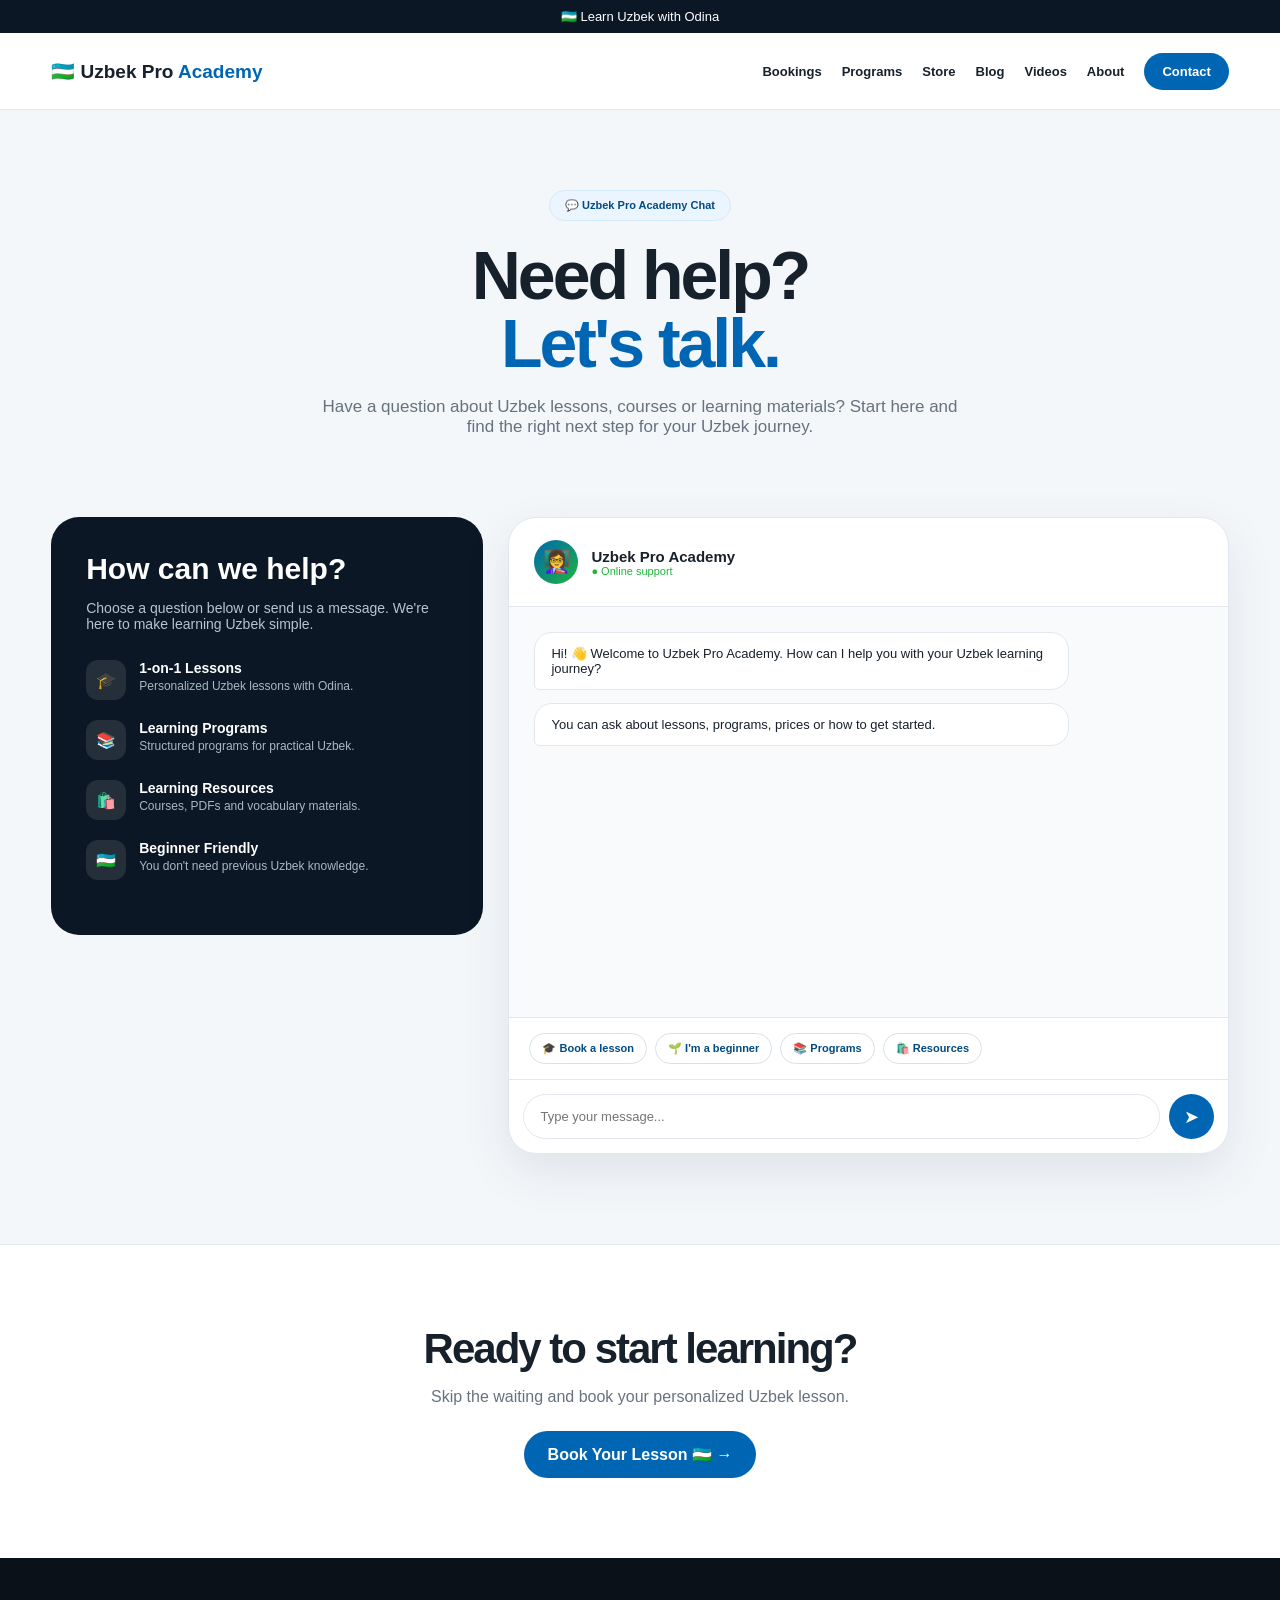
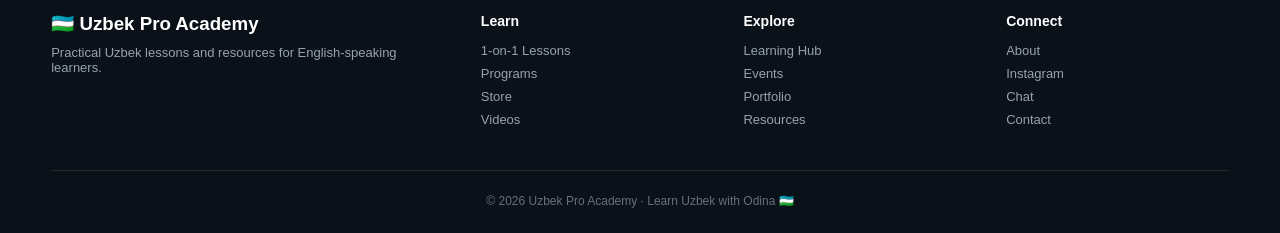
<file: chat.html>
<!DOCTYPE html>
<html lang="en">
<head>
<meta charset="UTF-8">
<meta name="viewport" content="width=device-width, initial-scale=1.0">

<title>Chat | Uzbek Pro Academy</title>

<meta name="description" content="Chat with Uzbek Pro Academy and get help choosing the right Uzbek learning option.">

<style>

:root{
  --blue:#0066B3;
  --blue-dark:#004B82;
  --green:#1EB53A;
  --navy:#0B1724;
  --text:#17212B;
  --muted:#66727E;
  --bg:#F4F7FA;
  --white:#FFFFFF;
  --border:#E1E7EC;
  --max:1180px;
}

*{
  margin:0;
  padding:0;
  box-sizing:border-box;
}

body{
  font-family:Inter,-apple-system,BlinkMacSystemFont,"Segoe UI",Arial,sans-serif;
  background:var(--bg);
  color:var(--text);
}

a{
  text-decoration:none;
  color:inherit;
}

.container{
  width:min(92%,var(--max));
  margin:auto;
}


/* TOP */

.topbar{
  background:var(--navy);
  color:white;
  text-align:center;
  padding:9px;
  font-size:13px;
}


/* NAV */

header{
  background:white;
  border-bottom:1px solid var(--border);
  position:sticky;
  top:0;
  z-index:100;
}

.nav{
  min-height:76px;
  display:flex;
  align-items:center;
  justify-content:space-between;
}

.logo{
  font-weight:850;
  font-size:19px;
}

.logo span{
  color:var(--blue);
}

.nav-links{
  display:flex;
  align-items:center;
  gap:20px;
  font-size:13px;
  font-weight:700;
}

.nav-links a:hover{
  color:var(--blue);
}

.nav-button{
  background:var(--blue);
  color:white!important;
  padding:11px 18px;
  border-radius:999px;
}


/* HERO */

.hero{
  padding:80px 0 45px;
  text-align:center;
}

.badge{
  display:inline-block;
  background:#EAF5FF;
  color:var(--blue-dark);
  border:1px solid #D5EAF8;
  padding:8px 15px;
  border-radius:999px;
  font-size:11px;
  font-weight:850;
  margin-bottom:20px;
}

.hero h1{
  font-size:clamp(44px,7vw,68px);
  letter-spacing:-3px;
  line-height:1;
  margin-bottom:20px;
}

.hero h1 span{
  color:var(--blue);
}

.hero p{
  max-width:650px;
  margin:auto;
  color:var(--muted);
  font-size:17px;
}


/* CHAT AREA */

.chat-section{
  padding:35px 0 90px;
}

.chat-layout{
  display:grid;
  grid-template-columns:.75fr 1.25fr;
  gap:25px;
  align-items:start;
}


/* INFO */

.info{
  background:var(--navy);
  color:white;
  border-radius:28px;
  padding:35px;
}

.info h2{
  font-size:30px;
  line-height:1.1;
  margin-bottom:15px;
}

.info > p{
  color:#B8C5D0;
  font-size:14px;
  margin-bottom:28px;
}

.info-item{
  display:flex;
  gap:13px;
  margin-bottom:20px;
}

.info-icon{
  width:40px;
  height:40px;
  display:flex;
  align-items:center;
  justify-content:center;
  background:rgba(255,255,255,.1);
  border-radius:12px;
  flex-shrink:0;
}

.info-item h3{
  font-size:14px;
  margin-bottom:3px;
}

.info-item p{
  color:#AAB8C3;
  font-size:12px;
}


/* CHAT BOX */

.chat-box{
  background:white;
  border:1px solid var(--border);
  border-radius:28px;
  overflow:hidden;
  box-shadow:0 18px 50px rgba(10,35,60,.09);
}

.chat-header{
  padding:22px 25px;
  border-bottom:1px solid var(--border);
  display:flex;
  align-items:center;
  gap:13px;
}

.avatar{
  width:44px;
  height:44px;
  border-radius:50%;
  background:linear-gradient(135deg,var(--blue),var(--green));
  display:flex;
  align-items:center;
  justify-content:center;
  font-size:22px;
}

.chat-header h3{
  font-size:15px;
}

.online{
  color:var(--green);
  font-size:11px;
}

.messages{
  height:410px;
  overflow-y:auto;
  padding:25px;
  background:#F8FAFC;
}

.message{
  max-width:80%;
  padding:13px 16px;
  border-radius:18px;
  margin-bottom:13px;
  font-size:13px;
}

.bot{
  background:white;
  border:1px solid var(--border);
  border-bottom-left-radius:5px;
}

.user{
  background:var(--blue);
  color:white;
  margin-left:auto;
  border-bottom-right-radius:5px;
}

.quick-actions{
  display:flex;
  flex-wrap:wrap;
  gap:8px;
  padding:15px 20px;
  border-top:1px solid var(--border);
}

.quick-actions button{
  border:1px solid #D6E2EB;
  background:white;
  color:var(--blue-dark);
  border-radius:999px;
  padding:8px 12px;
  font-size:11px;
  font-weight:750;
  cursor:pointer;
}

.quick-actions button:hover{
  background:#F0F7FC;
}

.chat-input{
  display:flex;
  border-top:1px solid var(--border);
  padding:14px;
  gap:9px;
}

.chat-input input{
  flex:1;
  border:1px solid var(--border);
  border-radius:999px;
  padding:12px 16px;
  outline:none;
  font-size:13px;
}

.chat-input input:focus{
  border-color:var(--blue);
}

.send{
  width:45px;
  height:45px;
  border:0;
  border-radius:50%;
  background:var(--blue);
  color:white;
  cursor:pointer;
  font-size:18px;
}


/* CTA */

.cta{
  background:white;
  border-top:1px solid var(--border);
  padding:80px 0;
  text-align:center;
}

.cta h2{
  font-size:42px;
  letter-spacing:-2px;
  margin-bottom:15px;
}

.cta p{
  color:var(--muted);
  margin-bottom:25px;
}

.cta a{
  display:inline-block;
  background:var(--blue);
  color:white;
  padding:14px 24px;
  border-radius:999px;
  font-weight:850;
}


/* FOOTER */

footer{
  background:#0B1118;
  color:white;
  padding:55px 0 25px;
}

.footer-grid{
  display:grid;
  grid-template-columns:1.4fr .8fr .8fr .8fr;
  gap:40px;
  padding-bottom:35px;
  border-bottom:1px solid rgba(255,255,255,.1);
}

footer h3{
  margin-bottom:10px;
}

footer h4{
  font-size:14px;
  margin-bottom:14px;
}

footer p,
footer a{
  color:#96A3AE;
  font-size:13px;
}

footer a{
  display:block;
  margin-bottom:8px;
}

footer a:hover{
  color:white;
}

.copyright{
  text-align:center;
  color:#65717C;
  padding-top:23px;
  font-size:12px;
}


/* MOBILE */

@media(max-width:850px){

  .nav-links a:not(.nav-button){
    display:none;
  }

  .chat-layout{
    grid-template-columns:1fr;
  }

  .footer-grid{
    grid-template-columns:1fr 1fr;
  }

}

@media(max-width:600px){

  .hero{
    padding-top:60px;
  }

  .hero h1{
    font-size:47px;
  }

  .info{
    padding:28px;
  }

  .messages{
    height:350px;
  }

  .message{
    max-width:88%;
  }

  .footer-grid{
    grid-template-columns:1fr;
  }

}

</style>
</head>

<body>


<div class="topbar">
🇺🇿 Learn Uzbek with Odina
</div>


<header>

<div class="container nav">

<a href="index.html" class="logo">
🇺🇿 Uzbek Pro <span>Academy</span>
</a>

<nav class="nav-links">

<a href="bookings.html">Bookings</a>
<a href="programs.html">Programs</a>
<a href="store.html">Store</a>
<a href="blog.html">Blog</a>
<a href="videos.html">Videos</a>
<a href="about.html">About</a>

<a href="contact.html" class="nav-button">
Contact
</a>

</nav>

</div>

</header>


<main>


<section class="hero">

<div class="container">

<div class="badge">
💬 Uzbek Pro Academy Chat
</div>

<h1>
Need help?<br>
<span>Let's talk.</span>
</h1>

<p>
Have a question about Uzbek lessons, courses or
learning materials? Start here and find the right
next step for your Uzbek journey.
</p>

</div>

</section>


<section class="chat-section">

<div class="container chat-layout">


<!-- INFO -->

<aside class="info">

<h2>
How can we help?
</h2>

<p>
Choose a question below or send us a message.
We're here to make learning Uzbek simple.
</p>


<div class="info-item">

<div class="info-icon">🎓</div>

<div>

<h3>1-on-1 Lessons</h3>

<p>
Personalized Uzbek lessons with Odina.
</p>

</div>

</div>


<div class="info-item">

<div class="info-icon">📚</div>

<div>

<h3>Learning Programs</h3>

<p>
Structured programs for practical Uzbek.
</p>

</div>

</div>


<div class="info-item">

<div class="info-icon">🛍️</div>

<div>

<h3>Learning Resources</h3>

<p>
Courses, PDFs and vocabulary materials.
</p>

</div>

</div>


<div class="info-item">

<div class="info-icon">🇺🇿</div>

<div>

<h3>Beginner Friendly</h3>

<p>
You don't need previous Uzbek knowledge.
</p>

</div>

</div>

</aside>


<!-- CHAT -->

<div class="chat-box">

<div class="chat-header">

<div class="avatar">
👩‍🏫
</div>

<div>

<h3>
Uzbek Pro Academy
</h3>

<div class="online">
● Online support
</div>

</div>

</div>


<div class="messages" id="messages">

<div class="message bot">
Hi! 👋 Welcome to Uzbek Pro Academy.
How can I help you with your Uzbek learning journey?
</div>

<div class="message bot">
You can ask about lessons, programs, prices or
how to get started.
</div>

</div>


<div class="quick-actions">

<button onclick="quickMessage('I want to book a 1-on-1 Uzbek lesson.')">
🎓 Book a lesson
</button>

<button onclick="quickMessage('I am a complete beginner.')">
🌱 I'm a beginner
</button>

<button onclick="quickMessage('Tell me about the programs.')">
📚 Programs
</button>

<button onclick="quickMessage('What learning resources are available?')">
🛍️ Resources
</button>

</div>


<div class="chat-input">

<input
id="chatInput"
type="text"
placeholder="Type your message..."
autocomplete="off"
>

<button class="send" onclick="sendMessage()">
➤
</button>

</div>

</div>

</div>

</section>


<section class="cta">

<div class="container">

<h2>
Ready to start learning?
</h2>

<p>
Skip the waiting and book your personalized Uzbek lesson.
</p>

<a href="bookings.html">
Book Your Lesson 🇺🇿 →
</a>

</div>

</section>


</main>


<footer>

<div class="container">

<div class="footer-grid">

<div>

<h3>
🇺🇿 Uzbek Pro Academy
</h3>

<p>
Practical Uzbek lessons and resources for
English-speaking learners.
</p>

</div>


<div>

<h4>Learn</h4>

<a href="bookings.html">1-on-1 Lessons</a>
<a href="programs.html">Programs</a>
<a href="store.html">Store</a>
<a href="videos.html">Videos</a>

</div>


<div>

<h4>Explore</h4>

<a href="blog.html">Learning Hub</a>
<a href="events.html">Events</a>
<a href="portfolio.html">Portfolio</a>
<a href="files.html">Resources</a>

</div>


<div>

<h4>Connect</h4>

<a href="about.html">About</a>
<a href="instagram.html">Instagram</a>
<a href="chat.html">Chat</a>
<a href="contact.html">Contact</a>

</div>

</div>


<div class="copyright">
© 2026 Uzbek Pro Academy · Learn Uzbek with Odina 🇺🇿
</div>

</div>

</footer>


<script>

const input = document.getElementById("chatInput");
const messages = document.getElementById("messages");

function addMessage(text, type){

  const message = document.createElement("div");

  message.className = "message " + type;

  message.textContent = text;

  messages.appendChild(message);

  messages.scrollTop = messages.scrollHeight;
}


function sendMessage(){

  const text = input.value.trim();

  if(!text) return;

  addMessage(text,"user");

  input.value = "";

  setTimeout(function(){

    addMessage(
      "Thanks for your message! 👋 For booking a lesson or asking about Uzbek Pro Academy, please use our Contact or Bookings page. Odina will be happy to help you.",
      "bot"
    );

  },700);

}


function quickMessage(text){

  addMessage(text,"user");

  setTimeout(function(){

    let response =
      "Great choice! 👋 You can find more information on the relevant page, or contact Odina directly.";

    if(text.includes("book")){
      response =
      "Absolutely! 🎓 You can book a personalized 1-on-1 Uzbek lesson here.";
    }

    if(text.includes("beginner")){
      response =
      "Perfect! 🌱 Complete beginners are welcome. You don't need any previous Uzbek knowledge.";
    }

    if(text.includes("program")){
      response =
      "Our programs are designed around practical Uzbek, useful vocabulary and real communication.";
    }

    if(text.includes("resources")){
      response =
      "We're building practical learning resources including vocabulary packs, PDFs, audio and courses.";
    }

    addMessage(response,"bot");

  },600);

}


input.addEventListener("keydown",function(event){

  if(event.key === "Enter"){
    sendMessage();
  }

});

</script>


</body>
  </html>
</file>
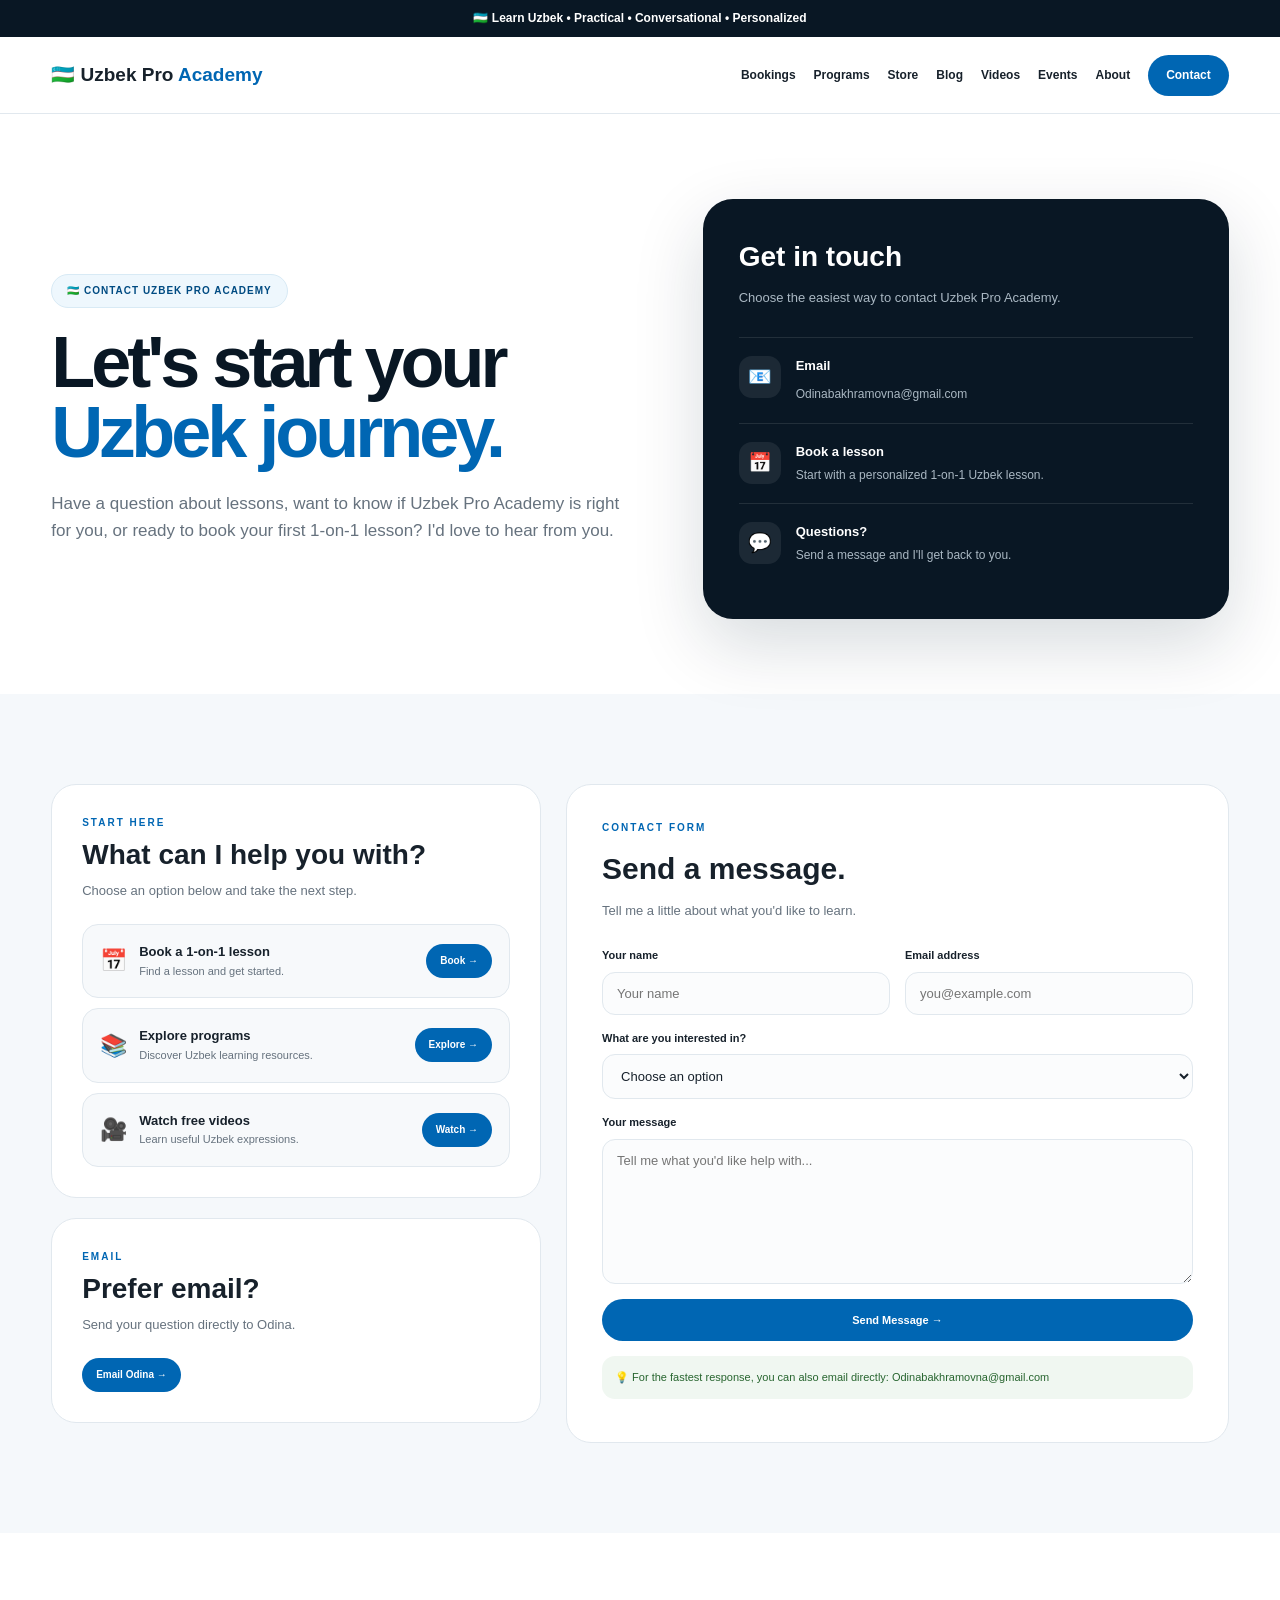
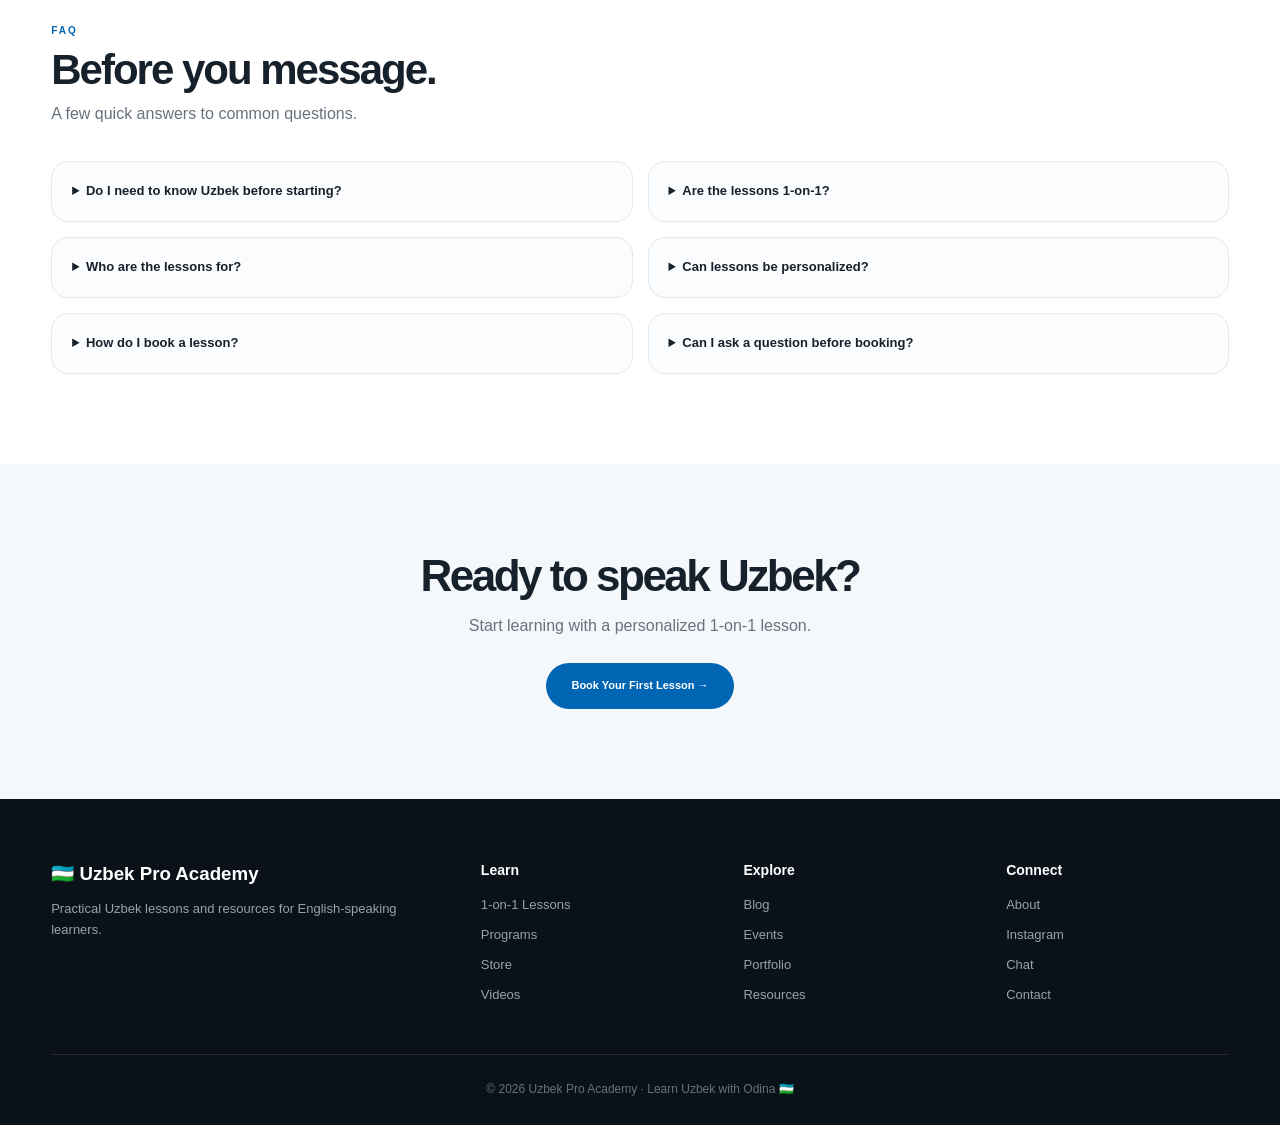
<file: contact.html>
<!DOCTYPE html>
<html lang="en">
<head>
<meta charset="UTF-8">
<meta name="viewport" content="width=device-width, initial-scale=1.0">

<title>Contact | Uzbek Pro Academy</title>

<meta name="description" content="Contact Uzbek Pro Academy. Ask questions, connect with Odina, or book a personalized 1-on-1 Uzbek lesson.">

<style>

:root{
  --blue:#0066B3;
  --blue-dark:#004B82;
  --green:#1EB53A;
  --red:#CE1126;
  --navy:#091724;
  --text:#17212B;
  --muted:#66727E;
  --bg:#F5F8FB;
  --white:#FFFFFF;
  --border:#E1E8EE;
  --max:1180px;
}

*{
  margin:0;
  padding:0;
  box-sizing:border-box;
}

html{
  scroll-behavior:smooth;
}

body{
  font-family:Inter,-apple-system,BlinkMacSystemFont,"Segoe UI",Arial,sans-serif;
  background:var(--bg);
  color:var(--text);
  line-height:1.6;
}

a{
  text-decoration:none;
  color:inherit;
}

.container{
  width:min(92%,var(--max));
  margin:auto;
}


/* TOP BAR */

.topbar{
  background:var(--navy);
  color:white;
  text-align:center;
  padding:9px 15px;
  font-size:12px;
  font-weight:700;
}


/* NAVIGATION */

header{
  position:sticky;
  top:0;
  z-index:1000;
  background:rgba(255,255,255,.96);
  backdrop-filter:blur(18px);
  border-bottom:1px solid var(--border);
}

.nav{
  min-height:76px;
  display:flex;
  align-items:center;
  justify-content:space-between;
  gap:20px;
}

.logo{
  font-size:19px;
  font-weight:900;
  white-space:nowrap;
}

.logo span{
  color:var(--blue);
}

.nav-links{
  display:flex;
  align-items:center;
  gap:18px;
  font-size:12px;
  font-weight:800;
}

.nav-links a{
  transition:.2s;
}

.nav-links a:hover{
  color:var(--blue);
}

.nav-button{
  background:var(--blue);
  color:white!important;
  padding:11px 18px;
  border-radius:999px;
}


/* HERO */

.hero{
  background:white;
  padding:85px 0 75px;
}

.hero-grid{
  display:grid;
  grid-template-columns:1.05fr .95fr;
  gap:70px;
  align-items:center;
}

.eyebrow{
  display:inline-flex;
  background:#EEF7FD;
  border:1px solid #D8EAF5;
  color:var(--blue-dark);
  padding:8px 15px;
  border-radius:999px;
  font-size:10px;
  font-weight:900;
  text-transform:uppercase;
  letter-spacing:1px;
  margin-bottom:20px;
}

.hero h1{
  font-size:clamp(48px,6vw,72px);
  line-height:.97;
  letter-spacing:-4px;
  color:var(--navy);
  margin-bottom:22px;
}

.hero h1 span{
  color:var(--blue);
}

.hero p{
  color:var(--muted);
  font-size:17px;
  max-width:620px;
}


/* CONTACT CARD */

.contact-card{
  background:var(--navy);
  color:white;
  border-radius:30px;
  padding:36px;
  box-shadow:0 25px 70px rgba(8,30,50,.16);
}

.contact-card h2{
  font-size:28px;
  margin-bottom:8px;
}

.contact-card > p{
  color:#AAB8C3;
  font-size:13px;
  margin-bottom:28px;
}

.contact-item{
  display:flex;
  gap:15px;
  align-items:flex-start;
  padding:18px 0;
  border-top:1px solid rgba(255,255,255,.1);
}

.contact-icon{
  width:42px;
  height:42px;
  border-radius:13px;
  background:rgba(255,255,255,.08);
  display:flex;
  align-items:center;
  justify-content:center;
  font-size:19px;
  flex-shrink:0;
}

.contact-item h3{
  font-size:13px;
  margin-bottom:3px;
}

.contact-item p,
.contact-item a{
  color:#AAB8C3;
  font-size:12px;
}

.contact-item a:hover{
  color:white;
}


/* MAIN CONTACT SECTION */

.contact-section{
  padding:90px 0;
}

.contact-grid{
  display:grid;
  grid-template-columns:.85fr 1.15fr;
  gap:25px;
}


/* QUICK ACTIONS */

.quick-card{
  background:white;
  border:1px solid var(--border);
  border-radius:25px;
  padding:30px;
  margin-bottom:20px;
}

.label{
  color:var(--blue);
  text-transform:uppercase;
  letter-spacing:2px;
  font-size:10px;
  font-weight:900;
  margin-bottom:9px;
}

.quick-card h2{
  font-size:28px;
  line-height:1.1;
  margin-bottom:10px;
}

.quick-card > p{
  color:var(--muted);
  font-size:13px;
  margin-bottom:22px;
}

.action{
  display:flex;
  align-items:center;
  justify-content:space-between;
  gap:15px;
  padding:17px;
  background:#F7F9FB;
  border:1px solid var(--border);
  border-radius:16px;
  margin-top:10px;
}

.action-info{
  display:flex;
  gap:12px;
  align-items:center;
}

.action-icon{
  font-size:22px;
}

.action h3{
  font-size:13px;
}

.action p{
  color:var(--muted);
  font-size:11px;
}

.action-button{
  background:var(--blue);
  color:white;
  padding:9px 14px;
  border-radius:999px;
  font-size:10px;
  font-weight:900;
  white-space:nowrap;
}


/* FORM */

.form-card{
  background:white;
  border:1px solid var(--border);
  border-radius:25px;
  padding:35px;
}

.form-card h2{
  font-size:30px;
  margin-bottom:8px;
}

.form-card > p{
  color:var(--muted);
  font-size:13px;
  margin-bottom:25px;
}

form{
  display:grid;
  gap:15px;
}

.form-row{
  display:grid;
  grid-template-columns:1fr 1fr;
  gap:15px;
}

.field{
  display:flex;
  flex-direction:column;
  gap:7px;
}

label{
  font-size:11px;
  font-weight:850;
}

input,
textarea,
select{
  width:100%;
  border:1px solid var(--border);
  border-radius:13px;
  padding:13px 14px;
  font-family:inherit;
  font-size:13px;
  outline:none;
  background:#FBFCFD;
  color:var(--text);
  transition:.2s;
}

input:focus,
textarea:focus,
select:focus{
  border-color:var(--blue);
  background:white;
  box-shadow:0 0 0 3px rgba(0,102,179,.08);
}

textarea{
  min-height:145px;
  resize:vertical;
}

.submit{
  border:none;
  cursor:pointer;
  background:var(--blue);
  color:white;
  padding:15px 22px;
  border-radius:999px;
  font-size:11px;
  font-weight:900;
  font-family:inherit;
}

.submit:hover{
  background:var(--blue-dark);
}


/* NOTE */

.note{
  margin-top:15px;
  padding:13px;
  border-radius:13px;
  background:#F0F7F1;
  color:#27652F;
  font-size:11px;
}


/* FAQ */

.faq{
  background:white;
  padding:90px 0;
}

.section-heading{
  margin-bottom:35px;
}

.section-heading h2{
  font-size:42px;
  line-height:1.05;
  letter-spacing:-2px;
}

.section-heading p{
  color:var(--muted);
  max-width:650px;
  margin-top:9px;
}

.faq-grid{
  display:grid;
  grid-template-columns:1fr 1fr;
  gap:15px;
}

details{
  background:#FAFCFD;
  border:1px solid var(--border);
  border-radius:17px;
  padding:19px 20px;
}

summary{
  cursor:pointer;
  font-size:13px;
  font-weight:850;
}

details p{
  color:var(--muted);
  font-size:12px;
  padding-top:12px;
}


/* CTA */

.cta{
  padding:90px 0;
  text-align:center;
}

.cta h2{
  font-size:44px;
  line-height:1;
  letter-spacing:-2.5px;
  margin-bottom:15px;
}

.cta p{
  color:var(--muted);
  margin-bottom:25px;
}

.cta-button{
  display:inline-block;
  background:var(--blue);
  color:white;
  padding:14px 25px;
  border-radius:999px;
  font-size:11px;
  font-weight:900;
}


/* FOOTER */

footer{
  background:#0B1118;
  color:white;
  padding:60px 0 25px;
}

.footer-grid{
  display:grid;
  grid-template-columns:1.4fr .8fr .8fr .8fr;
  gap:40px;
  padding-bottom:40px;
  border-bottom:1px solid rgba(255,255,255,.1);
}

footer h3{
  margin-bottom:10px;
}

footer h4{
  font-size:14px;
  margin-bottom:14px;
}

footer p,
footer a{
  color:#96A3AE;
  font-size:13px;
}

footer a{
  display:block;
  margin-bottom:9px;
}

footer a:hover{
  color:white;
}

.copyright{
  text-align:center;
  color:#65717C;
  padding-top:25px;
  font-size:12px;
}


/* MOBILE */

@media(max-width:950px){

  .nav-links a:not(.nav-button){
    display:none;
  }

  .hero-grid,
  .contact-grid{
    grid-template-columns:1fr;
  }

  .faq-grid{
    grid-template-columns:1fr;
  }

  .footer-grid{
    grid-template-columns:1fr 1fr;
  }
}

@media(max-width:620px){

  .hero{
    padding:60px 0;
  }

  .hero h1{
    font-size:48px;
    letter-spacing:-3px;
  }

  .form-row{
    grid-template-columns:1fr;
  }

  .footer-grid{
    grid-template-columns:1fr;
  }

  .cta h2{
    font-size:36px;
  }
}

</style>
</head>

<body>


<!-- TOP BAR -->

<div class="topbar">
🇺🇿 Learn Uzbek • Practical • Conversational • Personalized
</div>


<!-- NAVIGATION -->

<header>

<div class="container nav">

<a href="index.html" class="logo">
🇺🇿 Uzbek Pro <span>Academy</span>
</a>

<nav class="nav-links">

<a href="bookings.html">Bookings</a>
<a href="programs.html">Programs</a>
<a href="store.html">Store</a>
<a href="blog.html">Blog</a>
<a href="videos.html">Videos</a>
<a href="events.html">Events</a>
<a href="about.html">About</a>

<a href="contact.html" class="nav-button">
Contact
</a>

</nav>

</div>

</header>


<main>


<!-- HERO -->

<section class="hero">

<div class="container">

<div class="hero-grid">


<div>

<div class="eyebrow">
🇺🇿 Contact Uzbek Pro Academy
</div>

<h1>
Let's start your
<span>Uzbek journey.</span>
</h1>

<p>
Have a question about lessons, want to know if Uzbek Pro Academy
is right for you, or ready to book your first 1-on-1 lesson?
I'd love to hear from you.
</p>

</div>


<div class="contact-card">

<h2>
Get in touch
</h2>

<p>
Choose the easiest way to contact Uzbek Pro Academy.
</p>


<div class="contact-item">

<div class="contact-icon">
📧
</div>

<div>

<h3>
Email
</h3>

<a href="mailto:Odinabakhramovna@gmail.com">
Odinabakhramovna@gmail.com
</a>

</div>

</div>


<div class="contact-item">

<div class="contact-icon">
📅
</div>

<div>

<h3>
Book a lesson
</h3>

<p>
Start with a personalized 1-on-1 Uzbek lesson.
</p>

</div>

</div>


<div class="contact-item">

<div class="contact-icon">
💬
</div>

<div>

<h3>
Questions?
</h3>

<p>
Send a message and I'll get back to you.
</p>

</div>

</div>


</div>

</div>

</div>

</section>


<!-- CONTACT AREA -->

<section class="contact-section">

<div class="container">

<div class="contact-grid">


<!-- QUICK CONTACT -->

<div>

<div class="quick-card">

<div class="label">
Start here
</div>

<h2>
What can I help you with?
</h2>

<p>
Choose an option below and take the next step.
</p>


<div class="action">

<div class="action-info">

<div class="action-icon">
📅
</div>

<div>

<h3>
Book a 1-on-1 lesson
</h3>

<p>
Find a lesson and get started.
</p>

</div>

</div>

<a href="bookings.html" class="action-button">
Book →
</a>

</div>


<div class="action">

<div class="action-info">

<div class="action-icon">
📚
</div>

<div>

<h3>
Explore programs
</h3>

<p>
Discover Uzbek learning resources.
</p>

</div>

</div>

<a href="programs.html" class="action-button">
Explore →
</a>

</div>


<div class="action">

<div class="action-info">

<div class="action-icon">
🎥
</div>

<div>

<h3>
Watch free videos
</h3>

<p>
Learn useful Uzbek expressions.
</p>

</div>

</div>

<a href="videos.html" class="action-button">
Watch →
</a>

</div>


</div>


<div class="quick-card">

<div class="label">
Email
</div>

<h2>
Prefer email?
</h2>

<p>
Send your question directly to Odina.
</p>

<a
href="mailto:Odinabakhramovna@gmail.com"
class="action-button"
style="display:inline-block;"
>
Email Odina →
</a>

</div>

</div>


<!-- FORM -->

<div class="form-card">

<div class="label">
Contact form
</div>

<h2>
Send a message.
</h2>

<p>
Tell me a little about what you'd like to learn.
</p>


<form action="mailto:Odinabakhramovna@gmail.com"
method="post"
enctype="text/plain">


<div class="form-row">

<div class="field">

<label for="name">
Your name
</label>

<input
type="text"
id="name"
name="Name"
placeholder="Your name"
required
>

</div>


<div class="field">

<label for="email">
Email address
</label>

<input
type="email"
id="email"
name="Email"
placeholder="you@example.com"
required
>

</div>

</div>


<div class="field">

<label for="reason">
What are you interested in?
</label>

<select id="reason" name="Interest">

<option value="">
Choose an option
</option>

<option>
1-on-1 Uzbek lessons
</option>

<option>
Beginner Uzbek
</option>

<option>
Conversational Uzbek
</option>

<option>
Travel Uzbek
</option>

<option>
Uzbek culture
</option>

<option>
Other
</option>

</select>

</div>


<div class="field">

<label for="message">
Your message
</label>

<textarea
id="message"
name="Message"
placeholder="Tell me what you'd like help with..."
required
></textarea>

</div>


<button type="submit" class="submit">
Send Message →
</button>

</form>


<div class="note">
💡 For the fastest response, you can also email directly:
Odinabakhramovna@gmail.com
</div>

</div>


</div>

</div>

</section>


<!-- FAQ -->

<section class="faq">

<div class="container">

<div class="section-heading">

<div class="label">
FAQ
</div>

<h2>
Before you message.
</h2>

<p>
A few quick answers to common questions.
</p>

</div>


<div class="faq-grid">


<details>

<summary>
Do I need to know Uzbek before starting?
</summary>

<p>
No. Complete beginners are welcome. Lessons can start from
the basics and gradually build your speaking confidence.
</p>

</details>


<details>

<summary>
Are the lessons 1-on-1?
</summary>

<p>
Yes. Uzbek Pro Academy currently focuses on personalized
1-on-1 Uzbek lessons with an instructor.
</p>

</details>


<details>

<summary>
Who are the lessons for?
</summary>

<p>
Lessons are designed primarily for English-speaking adults
who want to learn Uzbek for travel, family, relationships,
culture or personal interest.
</p>

</details>


<details>

<summary>
Can lessons be personalized?
</summary>

<p>
Yes. Lesson content can be adapted to your level, goals,
interests and preferred pace.
</p>

</details>


<details>

<summary>
How do I book a lesson?
</summary>

<p>
Visit the Bookings page to see the available lesson options
and continue with the booking process.
</p>

</details>


<details>

<summary>
Can I ask a question before booking?
</summary>

<p>
Absolutely. Send a message through this page or email
Odina directly.
</p>

</details>


</div>

</div>

</section>


<!-- CTA -->

<section class="cta">

<div class="container">

<h2>
Ready to speak Uzbek?
</h2>

<p>
Start learning with a personalized 1-on-1 lesson.
</p>

<a href="bookings.html" class="cta-button">
Book Your First Lesson →
</a>

</div>

</section>


</main>


<!-- FOOTER -->

<footer>

<div class="container">

<div class="footer-grid">


<div>

<h3>
🇺🇿 Uzbek Pro Academy
</h3>

<p>
Practical Uzbek lessons and resources for
English-speaking learners.
</p>

</div>


<div>

<h4>Learn</h4>

<a href="bookings.html">1-on-1 Lessons</a>
<a href="programs.html">Programs</a>
<a href="store.html">Store</a>
<a href="videos.html">Videos</a>

</div>


<div>

<h4>Explore</h4>

<a href="blog.html">Blog</a>
<a href="events.html">Events</a>
<a href="portfolio.html">Portfolio</a>
<a href="files.html">Resources</a>

</div>


<div>

<h4>Connect</h4>

<a href="about.html">About</a>
<a href="instagram.html">Instagram</a>
<a href="chat.html">Chat</a>
<a href="contact.html">Contact</a>

</div>


</div>


<div class="copyright">
© 2026 Uzbek Pro Academy · Learn Uzbek with Odina 🇺🇿
</div>

</div>

</footer>


</body>
  </html>
</file>
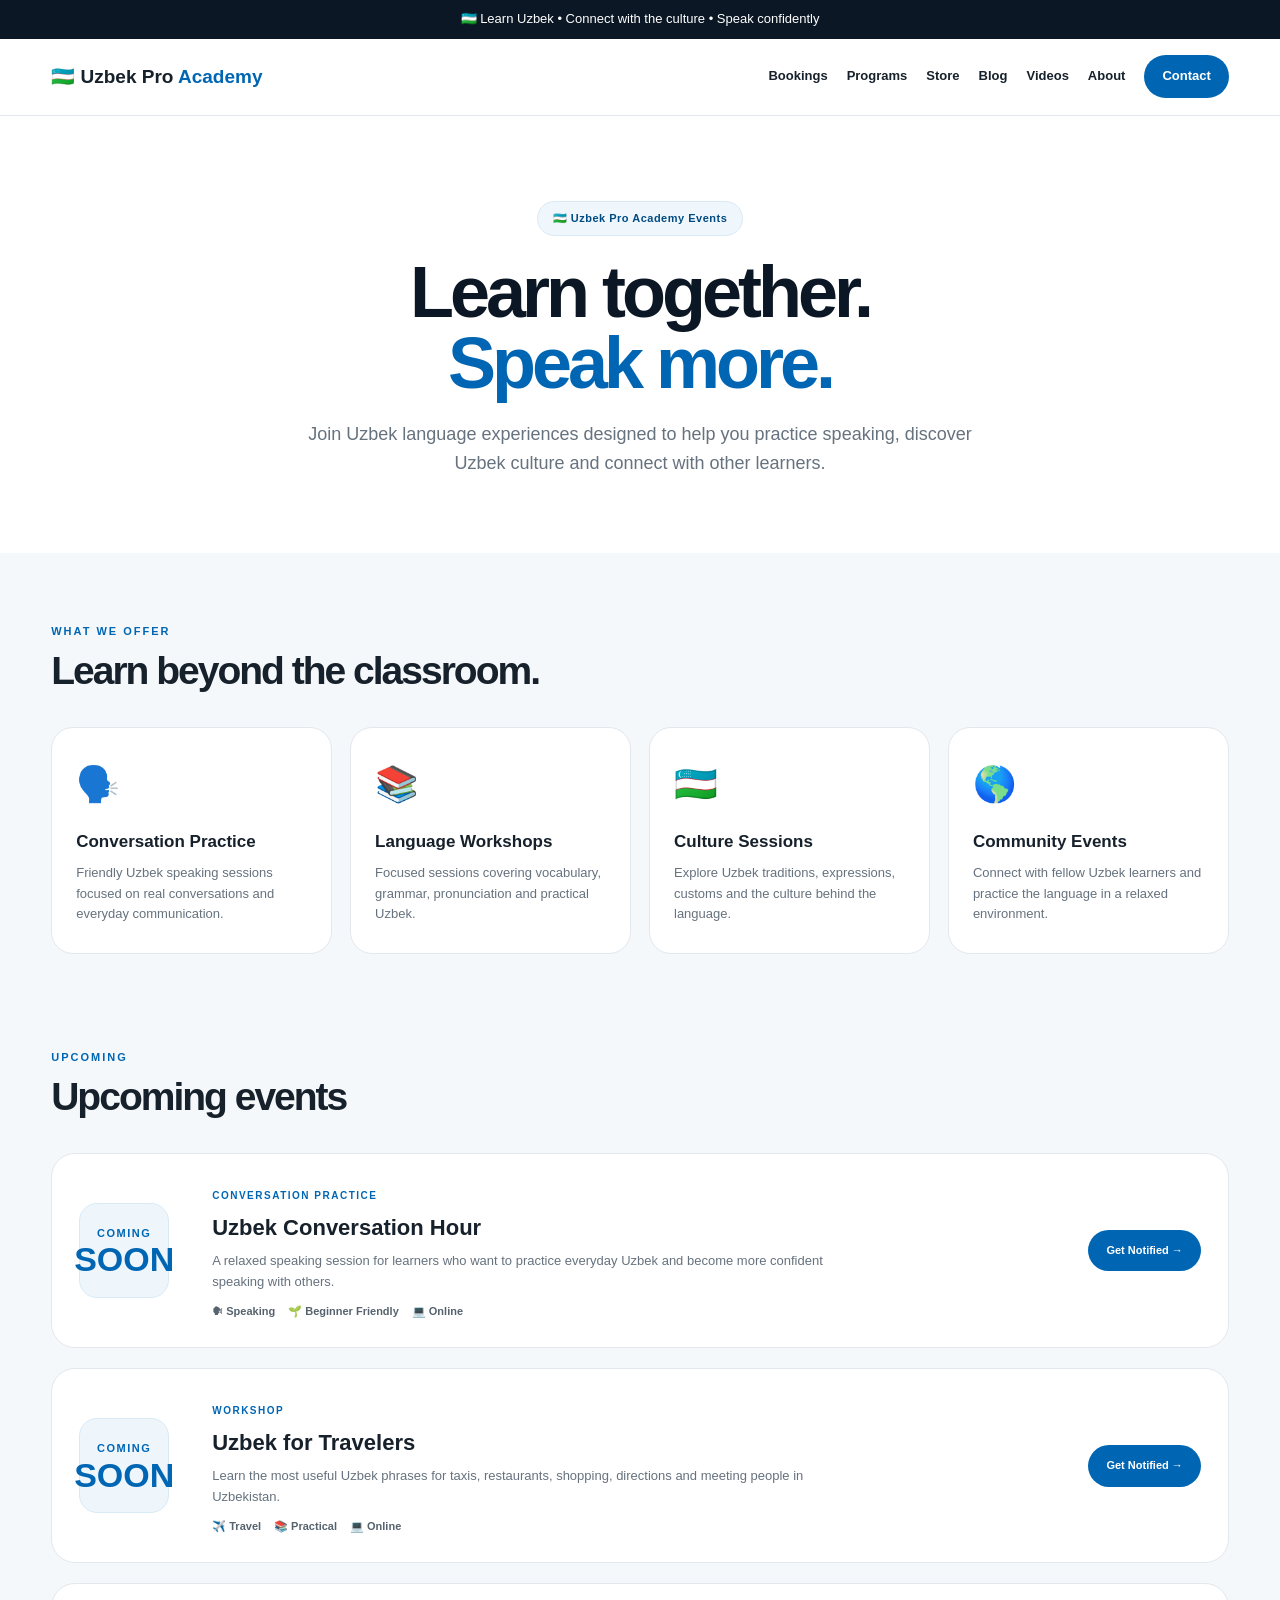
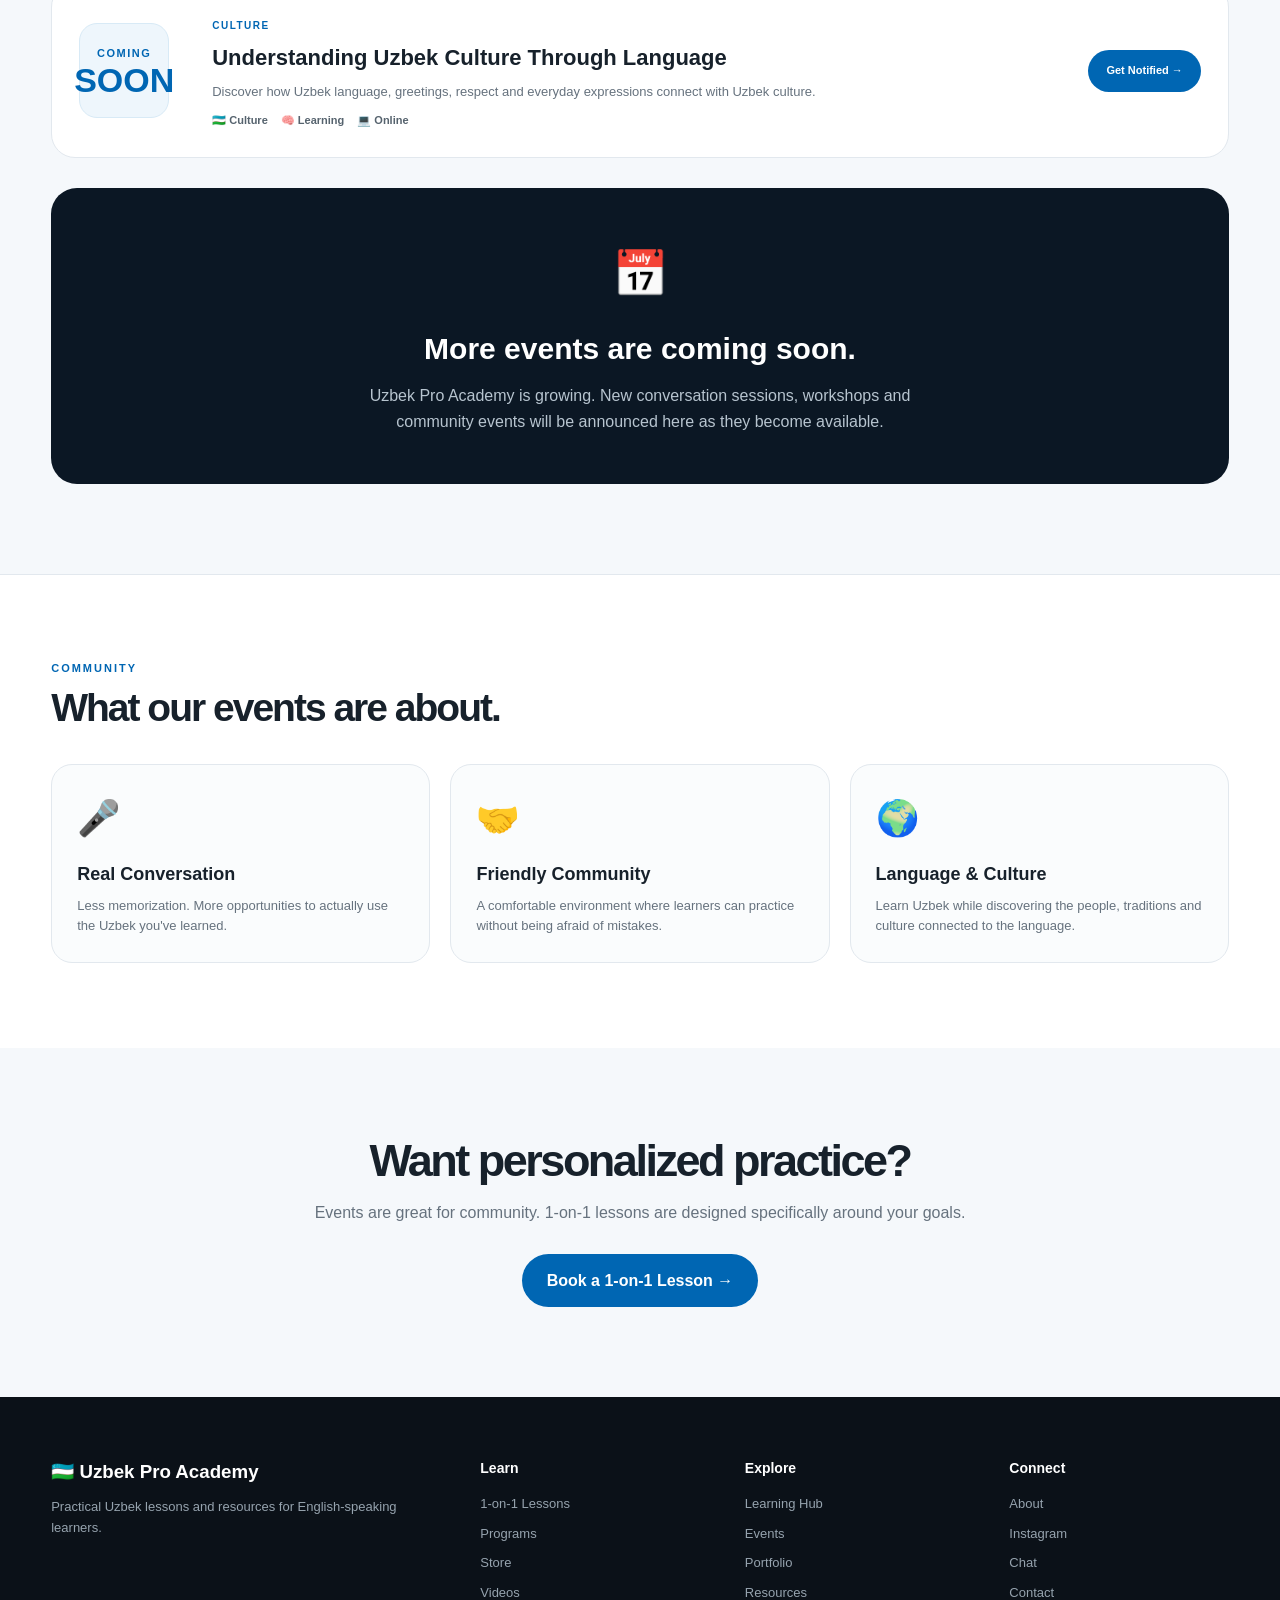
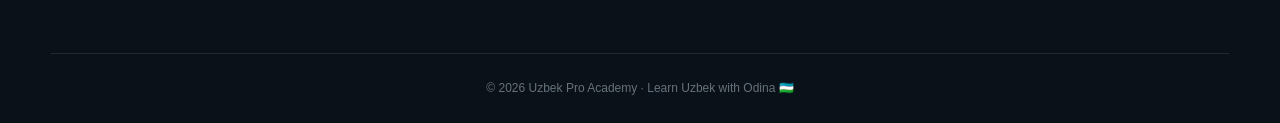
<file: events.html>
<!DOCTYPE html>
<html lang="en">
<head>
<meta charset="UTF-8">
<meta name="viewport" content="width=device-width, initial-scale=1.0">

<title>Events | Uzbek Pro Academy</title>

<meta name="description" content="Join Uzbek Pro Academy events, conversation practice sessions, workshops and Uzbek language experiences.">

<style>

:root{
  --blue:#0066B3;
  --blue-dark:#004B82;
  --green:#1EB53A;
  --red:#CE1126;
  --navy:#0B1724;
  --text:#17212B;
  --muted:#66727E;
  --bg:#F5F8FB;
  --white:#fff;
  --border:#E2E8EE;
  --max:1180px;
}

*{
  margin:0;
  padding:0;
  box-sizing:border-box;
}

html{
  scroll-behavior:smooth;
}

body{
  font-family:Inter,-apple-system,BlinkMacSystemFont,"Segoe UI",Arial,sans-serif;
  background:var(--bg);
  color:var(--text);
  line-height:1.6;
}

a{
  text-decoration:none;
  color:inherit;
}

.container{
  width:min(92%,var(--max));
  margin:auto;
}


/* TOP BAR */

.topbar{
  background:var(--navy);
  color:white;
  text-align:center;
  padding:9px 15px;
  font-size:13px;
}


/* NAVIGATION */

header{
  background:rgba(255,255,255,.97);
  border-bottom:1px solid var(--border);
  position:sticky;
  top:0;
  z-index:1000;
  backdrop-filter:blur(15px);
}

.nav{
  min-height:76px;
  display:flex;
  align-items:center;
  justify-content:space-between;
  gap:25px;
}

.logo{
  font-size:19px;
  font-weight:850;
  white-space:nowrap;
}

.logo span{
  color:var(--blue);
}

.nav-links{
  display:flex;
  align-items:center;
  gap:19px;
  font-size:13px;
  font-weight:750;
}

.nav-links a{
  transition:.2s;
}

.nav-links a:hover{
  color:var(--blue);
}

.nav-button{
  background:var(--blue);
  color:white!important;
  padding:11px 18px;
  border-radius:999px;
}


/* HERO */

.hero{
  background:white;
  padding:85px 0 75px;
  text-align:center;
}

.eyebrow{
  display:inline-block;
  padding:8px 15px;
  background:#F0F7FC;
  color:var(--blue-dark);
  border:1px solid #D9EAF5;
  border-radius:999px;
  font-size:11px;
  font-weight:850;
  letter-spacing:.5px;
  margin-bottom:21px;
}

.hero h1{
  font-size:clamp(46px,7vw,72px);
  line-height:.98;
  letter-spacing:-4px;
  margin-bottom:22px;
  color:var(--navy);
}

.hero h1 span{
  color:var(--blue);
}

.hero p{
  max-width:690px;
  margin:auto;
  color:var(--muted);
  font-size:18px;
}


/* EVENT TYPES */

.types{
  padding:70px 0;
}

.section-heading{
  margin-bottom:35px;
}

.label{
  color:var(--blue);
  text-transform:uppercase;
  letter-spacing:2px;
  font-size:11px;
  font-weight:850;
  margin-bottom:10px;
}

.section-heading h2{
  font-size:39px;
  line-height:1.05;
  letter-spacing:-2px;
}

.type-grid{
  display:grid;
  grid-template-columns:repeat(4,1fr);
  gap:18px;
}

.type-card{
  background:white;
  border:1px solid var(--border);
  border-radius:22px;
  padding:28px 24px;
  transition:.25s;
}

.type-card:hover{
  transform:translateY(-5px);
  box-shadow:0 16px 45px rgba(10,35,60,.09);
}

.type-icon{
  font-size:35px;
  margin-bottom:16px;
}

.type-card h3{
  font-size:17px;
  margin-bottom:8px;
}

.type-card p{
  color:var(--muted);
  font-size:13px;
}


/* EVENTS */

.events{
  padding:25px 0 90px;
}

.event-list{
  display:grid;
  gap:20px;
}

.event-card{
  background:white;
  border:1px solid var(--border);
  border-radius:24px;
  padding:27px;
  display:grid;
  grid-template-columns:105px 1fr auto;
  align-items:center;
  gap:28px;
  transition:.25s;
}

.event-card:hover{
  box-shadow:0 18px 50px rgba(10,35,60,.08);
  transform:translateY(-3px);
}

.date{
  width:90px;
  height:95px;
  border-radius:18px;
  background:#EEF6FC;
  border:1px solid #D8EAF6;
  display:flex;
  flex-direction:column;
  align-items:center;
  justify-content:center;
  color:var(--blue);
}

.date .month{
  font-size:11px;
  text-transform:uppercase;
  letter-spacing:1.5px;
  font-weight:850;
}

.date .day{
  font-size:34px;
  line-height:1;
  font-weight:900;
}

.event-tag{
  display:inline-block;
  color:var(--blue);
  font-size:10px;
  text-transform:uppercase;
  letter-spacing:1.5px;
  font-weight:850;
  margin-bottom:6px;
}

.event-card h3{
  font-size:22px;
  margin-bottom:6px;
}

.event-card p{
  color:var(--muted);
  font-size:13px;
  max-width:650px;
}

.event-info{
  display:flex;
  flex-wrap:wrap;
  gap:13px;
  margin-top:10px;
  color:#56636E;
  font-size:11px;
  font-weight:700;
}

.event-button{
  background:var(--blue);
  color:white;
  border-radius:999px;
  padding:12px 18px;
  font-size:11px;
  font-weight:850;
  white-space:nowrap;
}


/* UPCOMING MESSAGE */

.empty-state{
  margin-top:30px;
  background:var(--navy);
  color:white;
  border-radius:26px;
  padding:50px 35px;
  text-align:center;
}

.empty-state .icon{
  font-size:45px;
  margin-bottom:15px;
}

.empty-state h2{
  font-size:30px;
  margin-bottom:10px;
}

.empty-state p{
  color:#B7C4CF;
  max-width:620px;
  margin:auto;
}


/* PAST EVENTS */

.past{
  background:white;
  border-top:1px solid var(--border);
  padding:85px 0;
}

.past-grid{
  display:grid;
  grid-template-columns:repeat(3,1fr);
  gap:20px;
}

.past-card{
  border:1px solid var(--border);
  border-radius:21px;
  padding:25px;
  background:#FAFCFD;
}

.past-icon{
  font-size:35px;
  margin-bottom:14px;
}

.past-card h3{
  font-size:18px;
  margin-bottom:7px;
}

.past-card p{
  color:var(--muted);
  font-size:13px;
}


/* CTA */

.cta{
  padding:90px 0;
  text-align:center;
}

.cta h2{
  font-size:45px;
  letter-spacing:-2.5px;
  line-height:1;
  margin-bottom:17px;
}

.cta p{
  color:var(--muted);
  margin-bottom:28px;
}

.cta-button{
  display:inline-block;
  background:var(--blue);
  color:white;
  padding:14px 25px;
  border-radius:999px;
  font-weight:850;
}


/* FOOTER */

footer{
  background:#0B1118;
  color:white;
  padding:60px 0 25px;
}

.footer-grid{
  display:grid;
  grid-template-columns:1.4fr .8fr .8fr .8fr;
  gap:45px;
  padding-bottom:40px;
  border-bottom:1px solid rgba(255,255,255,.1);
}

footer h3{
  margin-bottom:10px;
}

footer h4{
  font-size:14px;
  margin-bottom:14px;
}

footer p,
footer a{
  color:#96A3AE;
  font-size:13px;
}

footer a{
  display:block;
  margin-bottom:9px;
}

footer a:hover{
  color:white;
}

.copyright{
  text-align:center;
  color:#65717C;
  padding-top:25px;
  font-size:12px;
}


/* MOBILE */

@media(max-width:900px){

  .nav-links a:not(.nav-button){
    display:none;
  }

  .type-grid{
    grid-template-columns:1fr 1fr;
  }

  .event-card{
    grid-template-columns:85px 1fr;
  }

  .event-button{
    grid-column:2;
    width:max-content;
  }

  .past-grid{
    grid-template-columns:1fr 1fr;
  }

  .footer-grid{
    grid-template-columns:1fr 1fr;
  }

}

@media(max-width:600px){

  .hero{
    padding:65px 0;
  }

  .hero h1{
    font-size:47px;
    letter-spacing:-3px;
  }

  .type-grid{
    grid-template-columns:1fr;
  }

  .section-heading h2{
    font-size:32px;
  }

  .event-card{
    grid-template-columns:1fr;
  }

  .date{
    width:80px;
    height:80px;
  }

  .event-button{
    grid-column:auto;
  }

  .past-grid{
    grid-template-columns:1fr;
  }

  .cta h2{
    font-size:36px;
  }

  .footer-grid{
    grid-template-columns:1fr;
  }

}

</style>
</head>

<body>


<div class="topbar">
🇺🇿 Learn Uzbek • Connect with the culture • Speak confidently
</div>


<header>

<div class="container nav">

<a href="index.html" class="logo">
🇺🇿 Uzbek Pro <span>Academy</span>
</a>

<nav class="nav-links">

<a href="bookings.html">Bookings</a>
<a href="programs.html">Programs</a>
<a href="store.html">Store</a>
<a href="blog.html">Blog</a>
<a href="videos.html">Videos</a>
<a href="about.html">About</a>

<a href="contact.html" class="nav-button">
Contact
</a>

</nav>

</div>

</header>


<main>


<!-- HERO -->

<section class="hero">

<div class="container">

<div class="eyebrow">
🇺🇿 Uzbek Pro Academy Events
</div>

<h1>
Learn together.<br>
<span>Speak more.</span>
</h1>

<p>
Join Uzbek language experiences designed to help you
practice speaking, discover Uzbek culture and connect
with other learners.
</p>

</div>

</section>


<!-- EVENT TYPES -->

<section class="types">

<div class="container">

<div class="section-heading">

<div class="label">
What we offer
</div>

<h2>
Learn beyond the classroom.
</h2>

</div>


<div class="type-grid">


<div class="type-card">

<div class="type-icon">
🗣️
</div>

<h3>
Conversation Practice
</h3>

<p>
Friendly Uzbek speaking sessions focused on real
conversations and everyday communication.
</p>

</div>


<div class="type-card">

<div class="type-icon">
📚
</div>

<h3>
Language Workshops
</h3>

<p>
Focused sessions covering vocabulary, grammar,
pronunciation and practical Uzbek.
</p>

</div>


<div class="type-card">

<div class="type-icon">
🇺🇿
</div>

<h3>
Culture Sessions
</h3>

<p>
Explore Uzbek traditions, expressions, customs
and the culture behind the language.
</p>

</div>


<div class="type-card">

<div class="type-icon">
🌎
</div>

<h3>
Community Events
</h3>

<p>
Connect with fellow Uzbek learners and practice
the language in a relaxed environment.
</p>

</div>


</div>

</div>

</section>


<!-- UPCOMING EVENTS -->

<section class="events">

<div class="container">

<div class="section-heading">

<div class="label">
Upcoming
</div>

<h2>
Upcoming events
</h2>

</div>


<div class="event-list">


<!-- EVENT 1 -->

<div class="event-card">

<div class="date">

<div class="month">
Coming
</div>

<div class="day">
SOON
</div>

</div>


<div>

<div class="event-tag">
Conversation Practice
</div>

<h3>
Uzbek Conversation Hour
</h3>

<p>
A relaxed speaking session for learners who want
to practice everyday Uzbek and become more confident
speaking with others.
</p>

<div class="event-info">

<span>🗣 Speaking</span>
<span>🌱 Beginner Friendly</span>
<span>💻 Online</span>

</div>

</div>


<a href="contact.html" class="event-button">
Get Notified →
</a>

</div>


<!-- EVENT 2 -->

<div class="event-card">

<div class="date">

<div class="month">
Coming
</div>

<div class="day">
SOON
</div>

</div>


<div>

<div class="event-tag">
Workshop
</div>

<h3>
Uzbek for Travelers
</h3>

<p>
Learn the most useful Uzbek phrases for taxis,
restaurants, shopping, directions and meeting
people in Uzbekistan.
</p>

<div class="event-info">

<span>✈️ Travel</span>
<span>📚 Practical</span>
<span>💻 Online</span>

</div>

</div>


<a href="contact.html" class="event-button">
Get Notified →
</a>

</div>


<!-- EVENT 3 -->

<div class="event-card">

<div class="date">

<div class="month">
Coming
</div>

<div class="day">
SOON
</div>

</div>


<div>

<div class="event-tag">
Culture
</div>

<h3>
Understanding Uzbek Culture Through Language
</h3>

<p>
Discover how Uzbek language, greetings, respect
and everyday expressions connect with Uzbek culture.
</p>

<div class="event-info">

<span>🇺🇿 Culture</span>
<span>🧠 Learning</span>
<span>💻 Online</span>

</div>

</div>


<a href="contact.html" class="event-button">
Get Notified →
</a>

</div>


</div>


<div class="empty-state">

<div class="icon">
📅
</div>

<h2>
More events are coming soon.
</h2>

<p>
Uzbek Pro Academy is growing. New conversation
sessions, workshops and community events will be
announced here as they become available.
</p>

</div>


</div>

</section>


<!-- PAST -->

<section class="past">

<div class="container">

<div class="section-heading">

<div class="label">
Community
</div>

<h2>
What our events are about.
</h2>

</div>


<div class="past-grid">


<div class="past-card">

<div class="past-icon">
🎤
</div>

<h3>
Real Conversation
</h3>

<p>
Less memorization. More opportunities to actually
use the Uzbek you've learned.
</p>

</div>


<div class="past-card">

<div class="past-icon">
🤝
</div>

<h3>
Friendly Community
</h3>

<p>
A comfortable environment where learners can
practice without being afraid of mistakes.
</p>

</div>


<div class="past-card">

<div class="past-icon">
🌍
</div>

<h3>
Language & Culture
</h3>

<p>
Learn Uzbek while discovering the people, traditions
and culture connected to the language.
</p>

</div>


</div>

</div>

</section>


<!-- CTA -->

<section class="cta">

<div class="container">

<h2>
Want personalized practice?
</h2>

<p>
Events are great for community. 1-on-1 lessons are
designed specifically around your goals.
</p>

<a href="bookings.html" class="cta-button">
Book a 1-on-1 Lesson →
</a>

</div>

</section>


</main>


<footer>

<div class="container">

<div class="footer-grid">

<div>

<h3>
🇺🇿 Uzbek Pro Academy
</h3>

<p>
Practical Uzbek lessons and resources for
English-speaking learners.
</p>

</div>


<div>

<h4>Learn</h4>

<a href="bookings.html">1-on-1 Lessons</a>
<a href="programs.html">Programs</a>
<a href="store.html">Store</a>
<a href="videos.html">Videos</a>

</div>


<div>

<h4>Explore</h4>

<a href="blog.html">Learning Hub</a>
<a href="events.html">Events</a>
<a href="portfolio.html">Portfolio</a>
<a href="files.html">Resources</a>

</div>


<div>

<h4>Connect</h4>

<a href="about.html">About</a>
<a href="instagram.html">Instagram</a>
<a href="chat.html">Chat</a>
<a href="contact.html">Contact</a>

</div>

</div>


<div class="copyright">
© 2026 Uzbek Pro Academy · Learn Uzbek with Odina 🇺🇿
</div>

</div>

</footer>


</body>
  </html>
</file>
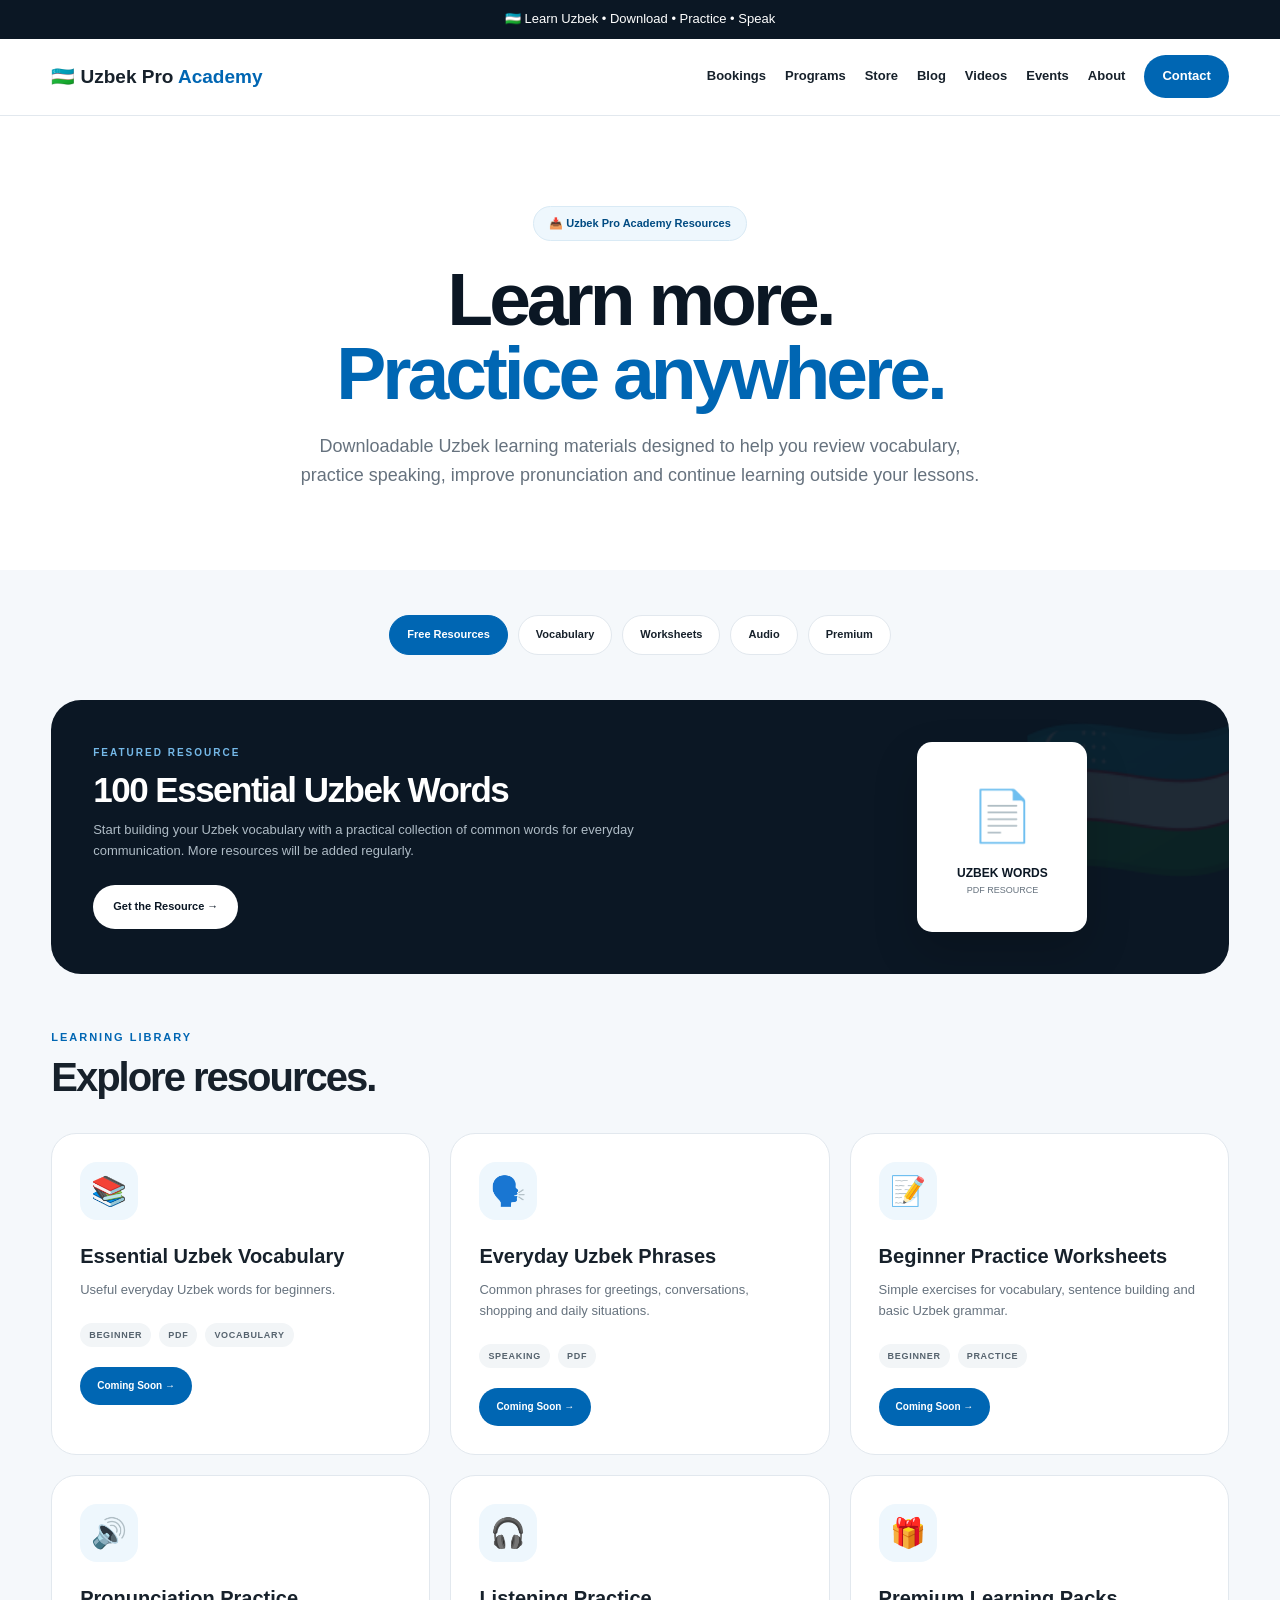
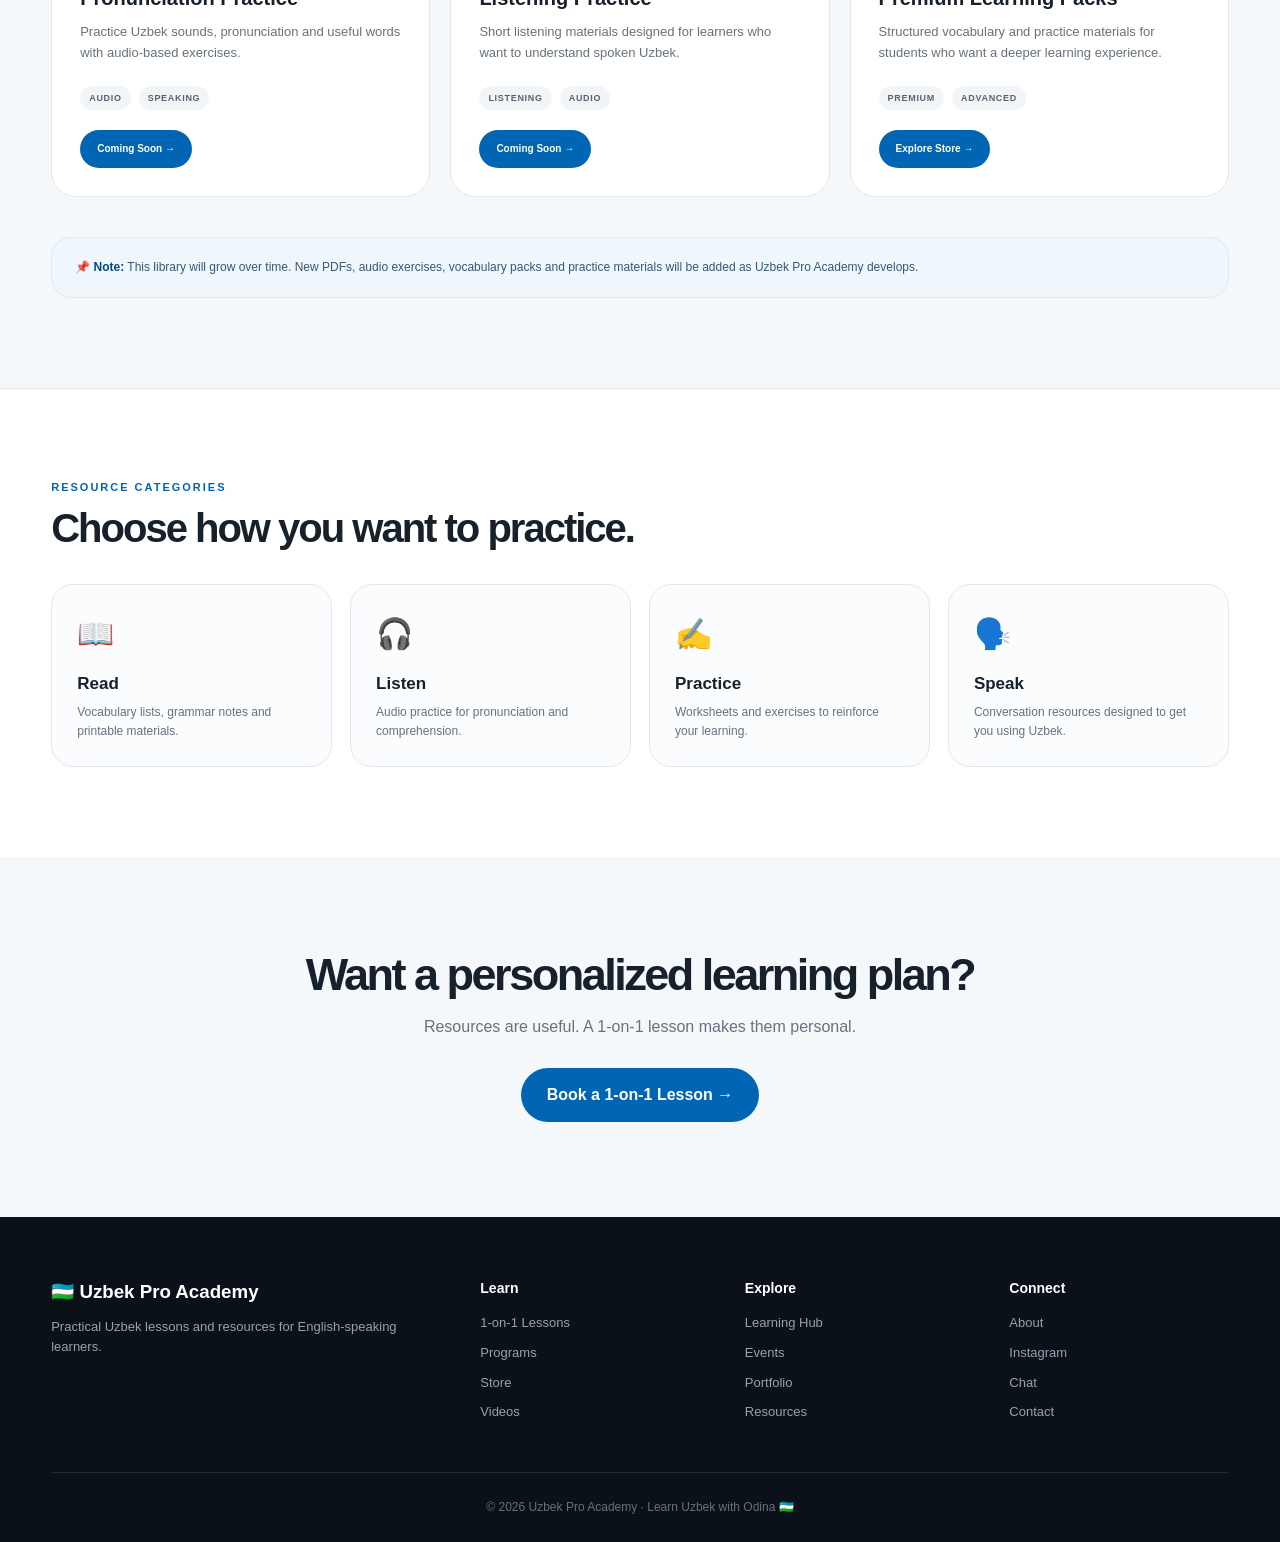
<file: files.html>
<!DOCTYPE html>
<html lang="en">
<head>
<meta charset="UTF-8">
<meta name="viewport" content="width=device-width, initial-scale=1.0">

<title>Resources | Uzbek Pro Academy</title>

<meta name="description" content="Free and premium Uzbek learning resources including vocabulary lists, worksheets, audio practice and downloadable materials.">

<style>

:root{
  --blue:#0066B3;
  --blue-dark:#004B82;
  --green:#1EB53A;
  --red:#CE1126;
  --navy:#0B1724;
  --text:#17212B;
  --muted:#66727E;
  --bg:#F5F8FB;
  --white:#FFFFFF;
  --border:#E2E8EE;
  --max:1180px;
}

*{
  margin:0;
  padding:0;
  box-sizing:border-box;
}

html{
  scroll-behavior:smooth;
}

body{
  font-family:Inter,-apple-system,BlinkMacSystemFont,"Segoe UI",Arial,sans-serif;
  background:var(--bg);
  color:var(--text);
  line-height:1.6;
}

a{
  text-decoration:none;
  color:inherit;
}

button{
  font:inherit;
}

.container{
  width:min(92%,var(--max));
  margin:auto;
}


/* TOP BAR */

.topbar{
  background:var(--navy);
  color:#fff;
  text-align:center;
  padding:9px 15px;
  font-size:13px;
}


/* NAVIGATION */

header{
  position:sticky;
  top:0;
  z-index:1000;
  background:rgba(255,255,255,.97);
  backdrop-filter:blur(15px);
  border-bottom:1px solid var(--border);
}

.nav{
  min-height:76px;
  display:flex;
  align-items:center;
  justify-content:space-between;
  gap:25px;
}

.logo{
  font-size:19px;
  font-weight:850;
  white-space:nowrap;
}

.logo span{
  color:var(--blue);
}

.nav-links{
  display:flex;
  align-items:center;
  gap:19px;
  font-size:13px;
  font-weight:750;
}

.nav-links a{
  transition:.2s;
}

.nav-links a:hover{
  color:var(--blue);
}

.nav-button{
  background:var(--blue);
  color:#fff!important;
  padding:11px 18px;
  border-radius:999px;
}


/* HERO */

.hero{
  background:#fff;
  padding:90px 0 80px;
  text-align:center;
}

.eyebrow{
  display:inline-block;
  background:#EEF7FD;
  border:1px solid #D9EAF5;
  color:var(--blue-dark);
  padding:8px 15px;
  border-radius:999px;
  font-size:11px;
  font-weight:850;
  margin-bottom:22px;
}

.hero h1{
  font-size:clamp(48px,7vw,75px);
  line-height:.98;
  letter-spacing:-4px;
  color:var(--navy);
  margin-bottom:22px;
}

.hero h1 span{
  color:var(--blue);
}

.hero p{
  max-width:700px;
  margin:auto;
  color:var(--muted);
  font-size:18px;
}


/* QUICK NAV */

.resource-nav{
  padding:45px 0 15px;
}

.resource-nav-inner{
  display:flex;
  justify-content:center;
  flex-wrap:wrap;
  gap:10px;
}

.filter{
  border:1px solid var(--border);
  background:#fff;
  color:var(--text);
  padding:10px 17px;
  border-radius:999px;
  font-size:11px;
  font-weight:800;
}

.filter.active{
  background:var(--blue);
  color:#fff;
  border-color:var(--blue);
}


/* RESOURCES */

.resources{
  padding:30px 0 90px;
}

.section-heading{
  margin-bottom:35px;
}

.label{
  color:var(--blue);
  text-transform:uppercase;
  letter-spacing:2px;
  font-size:11px;
  font-weight:850;
  margin-bottom:10px;
}

.section-heading h2{
  font-size:40px;
  line-height:1.05;
  letter-spacing:-2px;
}

.resource-grid{
  display:grid;
  grid-template-columns:repeat(3,1fr);
  gap:20px;
}

.resource-card{
  background:#fff;
  border:1px solid var(--border);
  border-radius:25px;
  padding:28px;
  position:relative;
  transition:.25s;
  overflow:hidden;
}

.resource-card:hover{
  transform:translateY(-5px);
  box-shadow:0 18px 50px rgba(10,35,60,.09);
}

.resource-icon{
  width:58px;
  height:58px;
  border-radius:17px;
  background:#EEF7FD;
  display:flex;
  align-items:center;
  justify-content:center;
  font-size:29px;
  margin-bottom:20px;
}

.resource-card h3{
  font-size:20px;
  margin-bottom:8px;
}

.resource-card p{
  color:var(--muted);
  font-size:13px;
  margin-bottom:22px;
}

.resource-meta{
  display:flex;
  gap:8px;
  flex-wrap:wrap;
  margin-bottom:20px;
}

.tag{
  background:#F2F5F7;
  color:#56636E;
  border-radius:999px;
  padding:5px 9px;
  font-size:9px;
  font-weight:800;
  text-transform:uppercase;
  letter-spacing:.7px;
}

.resource-button{
  display:inline-block;
  background:var(--blue);
  color:#fff;
  padding:11px 17px;
  border-radius:999px;
  font-size:10px;
  font-weight:850;
}

.resource-button.secondary{
  background:#F0F4F7;
  color:var(--text);
}


/* FEATURED RESOURCE */

.featured{
  background:var(--navy);
  color:#fff;
  border-radius:30px;
  padding:42px;
  margin-bottom:55px;
  display:grid;
  grid-template-columns:1.3fr .7fr;
  align-items:center;
  gap:40px;
  overflow:hidden;
  position:relative;
}

.featured:after{
  content:"🇺🇿";
  position:absolute;
  right:-15px;
  top:-45px;
  font-size:180px;
  opacity:.08;
}

.featured-label{
  color:#75B9E8;
  font-size:10px;
  font-weight:850;
  letter-spacing:2px;
  text-transform:uppercase;
  margin-bottom:10px;
}

.featured h2{
  font-size:35px;
  line-height:1.08;
  letter-spacing:-1.5px;
  margin-bottom:12px;
}

.featured p{
  color:#AEBBC5;
  font-size:13px;
  max-width:620px;
}

.featured-button{
  display:inline-block;
  margin-top:23px;
  background:#fff;
  color:var(--navy);
  padding:13px 20px;
  border-radius:999px;
  font-size:11px;
  font-weight:850;
}

.featured-side{
  position:relative;
  z-index:2;
  display:flex;
  justify-content:center;
}

.pdf-box{
  width:170px;
  height:190px;
  background:#fff;
  color:var(--navy);
  border-radius:15px;
  display:flex;
  flex-direction:column;
  justify-content:center;
  align-items:center;
  box-shadow:0 20px 45px rgba(0,0,0,.18);
}

.pdf-box .pdf-icon{
  font-size:50px;
}

.pdf-box strong{
  font-size:12px;
  margin-top:8px;
}

.pdf-box span{
  font-size:9px;
  color:var(--muted);
}


/* CATEGORIES */

.categories{
  background:#fff;
  border-top:1px solid var(--border);
  padding:90px 0;
}

.category-grid{
  display:grid;
  grid-template-columns:repeat(4,1fr);
  gap:18px;
}

.category{
  border:1px solid var(--border);
  border-radius:22px;
  padding:25px;
  background:#FAFCFD;
}

.category-icon{
  font-size:30px;
  margin-bottom:12px;
}

.category h3{
  font-size:17px;
  margin-bottom:6px;
}

.category p{
  color:var(--muted);
  font-size:12px;
}


/* NOTICE */

.notice{
  margin-top:40px;
  background:#F0F7FC;
  border:1px solid #D9EAF5;
  border-radius:20px;
  padding:20px 23px;
  color:#39586F;
  font-size:12px;
}

.notice strong{
  color:var(--blue-dark);
}


/* CTA */

.cta{
  padding:95px 0;
  text-align:center;
}

.cta h2{
  font-size:45px;
  line-height:1;
  letter-spacing:-2.5px;
  margin-bottom:17px;
}

.cta p{
  color:var(--muted);
  margin-bottom:28px;
}

.cta-button{
  display:inline-block;
  background:var(--blue);
  color:#fff;
  padding:14px 26px;
  border-radius:999px;
  font-weight:850;
}


/* FOOTER */

footer{
  background:#0B1118;
  color:#fff;
  padding:60px 0 25px;
}

.footer-grid{
  display:grid;
  grid-template-columns:1.4fr .8fr .8fr .8fr;
  gap:45px;
  padding-bottom:40px;
  border-bottom:1px solid rgba(255,255,255,.1);
}

footer h3{
  margin-bottom:10px;
}

footer h4{
  font-size:14px;
  margin-bottom:14px;
}

footer p,
footer a{
  color:#96A3AE;
  font-size:13px;
}

footer a{
  display:block;
  margin-bottom:9px;
}

footer a:hover{
  color:#fff;
}

.copyright{
  text-align:center;
  color:#65717C;
  padding-top:25px;
  font-size:12px;
}


/* MOBILE */

@media(max-width:900px){

  .nav-links a:not(.nav-button){
    display:none;
  }

  .featured{
    grid-template-columns:1fr;
  }

  .resource-grid{
    grid-template-columns:1fr 1fr;
  }

  .category-grid{
    grid-template-columns:1fr 1fr;
  }

  .footer-grid{
    grid-template-columns:1fr 1fr;
  }

}

@media(max-width:600px){

  .hero{
    padding:65px 0;
  }

  .hero h1{
    font-size:48px;
    letter-spacing:-3px;
  }

  .resource-grid{
    grid-template-columns:1fr;
  }

  .category-grid{
    grid-template-columns:1fr;
  }

  .featured{
    padding:30px;
  }

  .featured h2{
    font-size:29px;
  }

  .section-heading h2{
    font-size:33px;
  }

  .cta h2{
    font-size:37px;
  }

  .footer-grid{
    grid-template-columns:1fr;
  }

}

</style>
</head>

<body>


<div class="topbar">
🇺🇿 Learn Uzbek • Download • Practice • Speak
</div>


<header>

<div class="container nav">

<a href="index.html" class="logo">
🇺🇿 Uzbek Pro <span>Academy</span>
</a>

<nav class="nav-links">

<a href="bookings.html">Bookings</a>
<a href="programs.html">Programs</a>
<a href="store.html">Store</a>
<a href="blog.html">Blog</a>
<a href="videos.html">Videos</a>
<a href="events.html">Events</a>
<a href="about.html">About</a>

<a href="contact.html" class="nav-button">
Contact
</a>

</nav>

</div>

</header>


<main>


<!-- HERO -->

<section class="hero">

<div class="container">

<div class="eyebrow">
📥 Uzbek Pro Academy Resources
</div>

<h1>
Learn more.<br>
<span>Practice anywhere.</span>
</h1>

<p>
Downloadable Uzbek learning materials designed to help
you review vocabulary, practice speaking, improve pronunciation
and continue learning outside your lessons.
</p>

</div>

</section>


<!-- QUICK NAV -->

<section class="resource-nav">

<div class="container">

<div class="resource-nav-inner">

<a href="#free" class="filter active">
Free Resources
</a>

<a href="#vocabulary" class="filter">
Vocabulary
</a>

<a href="#worksheets" class="filter">
Worksheets
</a>

<a href="#audio" class="filter">
Audio
</a>

<a href="#premium" class="filter">
Premium
</a>

</div>

</div>

</section>


<!-- RESOURCES -->

<section class="resources" id="free">

<div class="container">


<!-- FEATURED -->

<div class="featured">

<div>

<div class="featured-label">
Featured Resource
</div>

<h2>
100 Essential Uzbek Words
</h2>

<p>
Start building your Uzbek vocabulary with a practical
collection of common words for everyday communication.
More resources will be added regularly.
</p>

<a href="contact.html" class="featured-button">
Get the Resource →
</a>

</div>


<div class="featured-side">

<div class="pdf-box">

<div class="pdf-icon">
📄
</div>

<strong>
UZBEK WORDS
</strong>

<span>
PDF RESOURCE
</span>

</div>

</div>

</div>


<div class="section-heading">

<div class="label">
Learning library
</div>

<h2>
Explore resources.
</h2>

</div>


<div class="resource-grid" id="vocabulary">


<!-- RESOURCE 1 -->

<div class="resource-card">

<div class="resource-icon">
📚
</div>

<h3>
Essential Uzbek Vocabulary
</h3>

<p>
Useful everyday Uzbek words for beginners.
</p>

<div class="resource-meta">

<span class="tag">Beginner</span>
<span class="tag">PDF</span>
<span class="tag">Vocabulary</span>

</div>

<a href="contact.html" class="resource-button">
Coming Soon →
</a>

</div>


<!-- RESOURCE 2 -->

<div class="resource-card">

<div class="resource-icon">
🗣️
</div>

<h3>
Everyday Uzbek Phrases
</h3>

<p>
Common phrases for greetings, conversations,
shopping and daily situations.
</p>

<div class="resource-meta">

<span class="tag">Speaking</span>
<span class="tag">PDF</span>

</div>

<a href="contact.html" class="resource-button">
Coming Soon →
</a>

</div>


<!-- RESOURCE 3 -->

<div class="resource-card" id="worksheets">

<div class="resource-icon">
📝
</div>

<h3>
Beginner Practice Worksheets
</h3>

<p>
Simple exercises for vocabulary, sentence building
and basic Uzbek grammar.
</p>

<div class="resource-meta">

<span class="tag">Beginner</span>
<span class="tag">Practice</span>

</div>

<a href="contact.html" class="resource-button">
Coming Soon →
</a>

</div>


<!-- RESOURCE 4 -->

<div class="resource-card">

<div class="resource-icon">
🔊
</div>

<h3>
Pronunciation Practice
</h3>

<p>
Practice Uzbek sounds, pronunciation and useful
words with audio-based exercises.
</p>

<div class="resource-meta">

<span class="tag">Audio</span>
<span class="tag">Speaking</span>

</div>

<a href="contact.html" class="resource-button">
Coming Soon →
</a>

</div>


<!-- RESOURCE 5 -->

<div class="resource-card" id="audio">

<div class="resource-icon">
🎧
</div>

<h3>
Listening Practice
</h3>

<p>
Short listening materials designed for learners
who want to understand spoken Uzbek.
</p>

<div class="resource-meta">

<span class="tag">Listening</span>
<span class="tag">Audio</span>

</div>

<a href="contact.html" class="resource-button">
Coming Soon →
</a>

</div>


<!-- RESOURCE 6 -->

<div class="resource-card" id="premium">

<div class="resource-icon">
🎁
</div>

<h3>
Premium Learning Packs
</h3>

<p>
Structured vocabulary and practice materials for
students who want a deeper learning experience.
</p>

<div class="resource-meta">

<span class="tag">Premium</span>
<span class="tag">Advanced</span>

</div>

<a href="store.html" class="resource-button">
Explore Store →
</a>

</div>


</div>


<div class="notice">

<strong>📌 Note:</strong>
This library will grow over time. New PDFs, audio exercises,
vocabulary packs and practice materials will be added as
Uzbek Pro Academy develops.

</div>


</div>

</section>


<!-- CATEGORIES -->

<section class="categories">

<div class="container">

<div class="section-heading">

<div class="label">
Resource categories
</div>

<h2>
Choose how you want to practice.
</h2>

</div>


<div class="category-grid">


<div class="category">

<div class="category-icon">
📖
</div>

<h3>
Read
</h3>

<p>
Vocabulary lists, grammar notes and printable materials.
</p>

</div>


<div class="category">

<div class="category-icon">
🎧
</div>

<h3>
Listen
</h3>

<p>
Audio practice for pronunciation and comprehension.
</p>

</div>


<div class="category">

<div class="category-icon">
✍️
</div>

<h3>
Practice
</h3>

<p>
Worksheets and exercises to reinforce your learning.
</p>

</div>


<div class="category">

<div class="category-icon">
🗣️
</div>

<h3>
Speak
</h3>

<p>
Conversation resources designed to get you using Uzbek.
</p>

</div>


</div>

</div>

</section>


<!-- CTA -->

<section class="cta">

<div class="container">

<h2>
Want a personalized learning plan?
</h2>

<p>
Resources are useful. A 1-on-1 lesson makes them personal.
</p>

<a href="bookings.html" class="cta-button">
Book a 1-on-1 Lesson →
</a>

</div>

</section>


</main>


<footer>

<div class="container">

<div class="footer-grid">


<div>

<h3>
🇺🇿 Uzbek Pro Academy
</h3>

<p>
Practical Uzbek lessons and resources for
English-speaking learners.
</p>

</div>


<div>

<h4>Learn</h4>

<a href="bookings.html">1-on-1 Lessons</a>
<a href="programs.html">Programs</a>
<a href="store.html">Store</a>
<a href="videos.html">Videos</a>

</div>


<div>

<h4>Explore</h4>

<a href="blog.html">Learning Hub</a>
<a href="events.html">Events</a>
<a href="portfolio.html">Portfolio</a>
<a href="files.html">Resources</a>

</div>


<div>

<h4>Connect</h4>

<a href="about.html">About</a>
<a href="instagram.html">Instagram</a>
<a href="chat.html">Chat</a>
<a href="contact.html">Contact</a>

</div>


</div>


<div class="copyright">
© 2026 Uzbek Pro Academy · Learn Uzbek with Odina 🇺🇿
</div>

</div>

</footer>


</body>
</html>
</file>
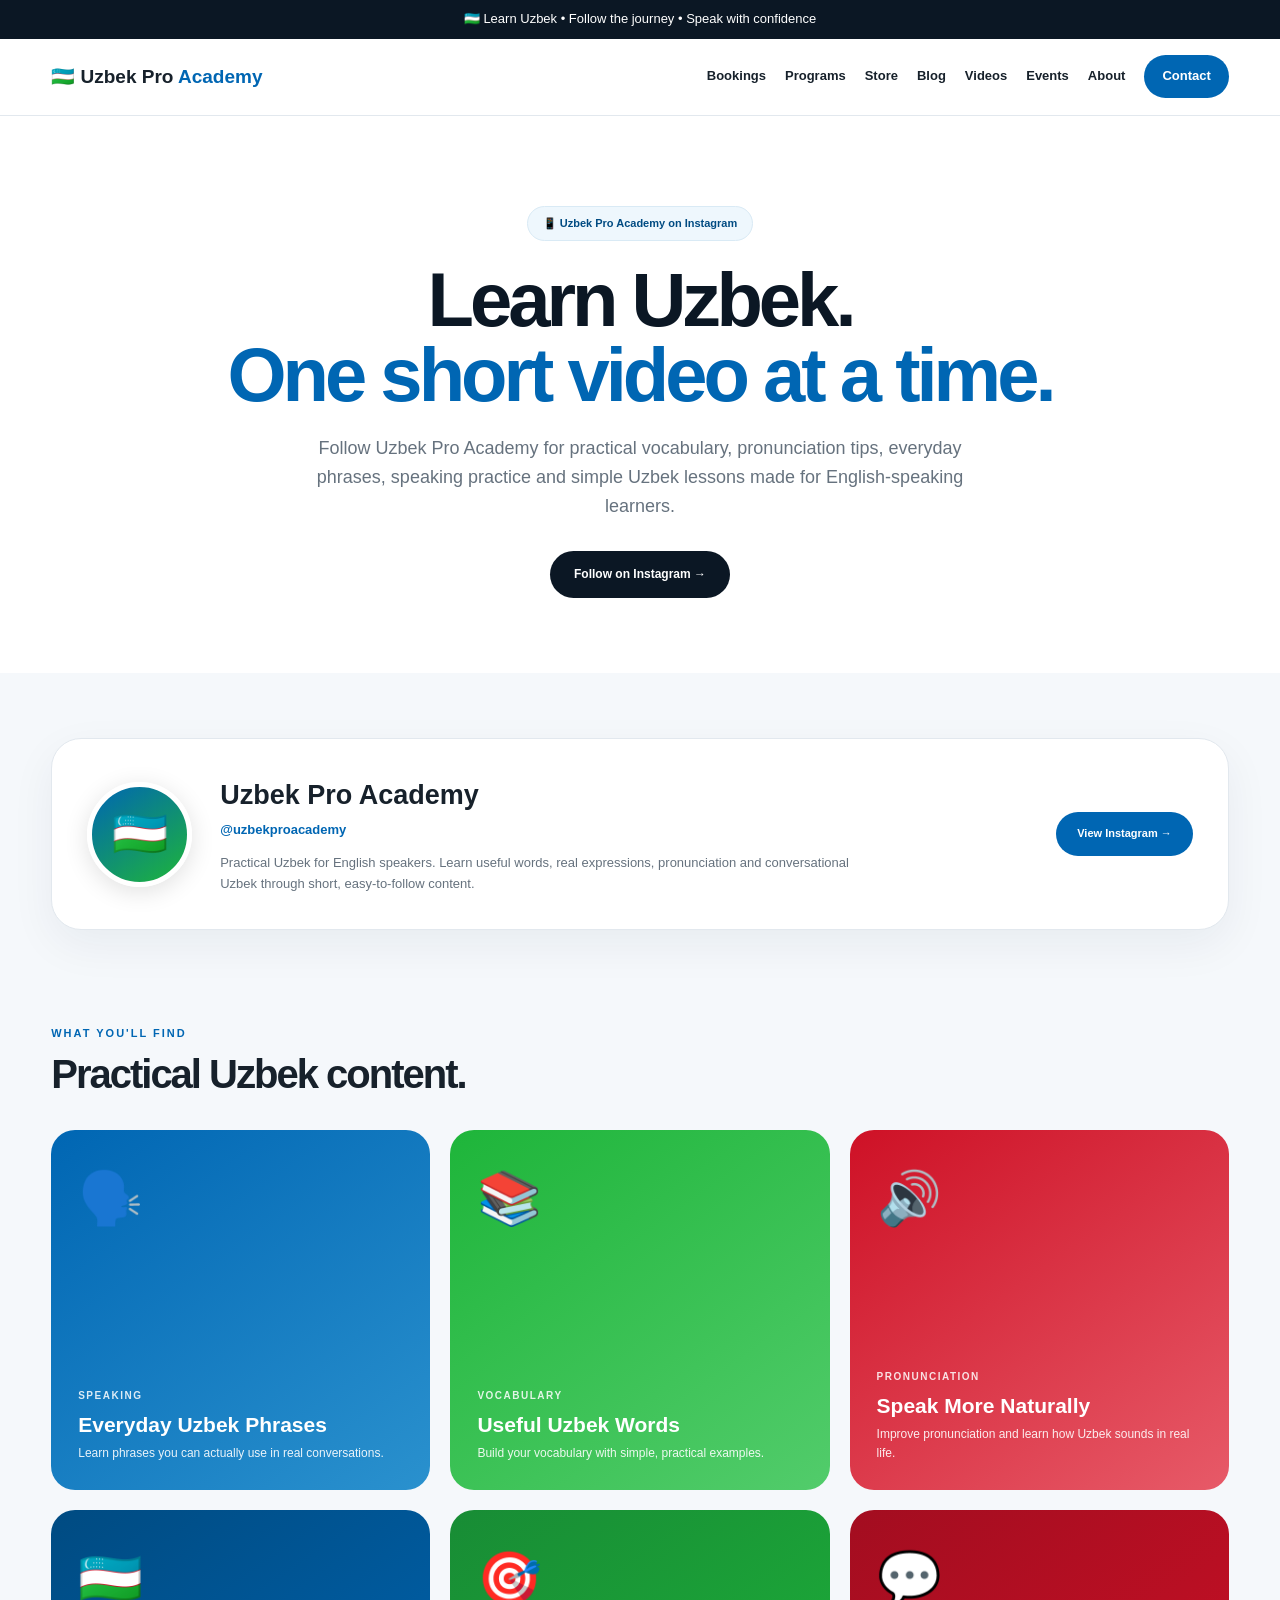
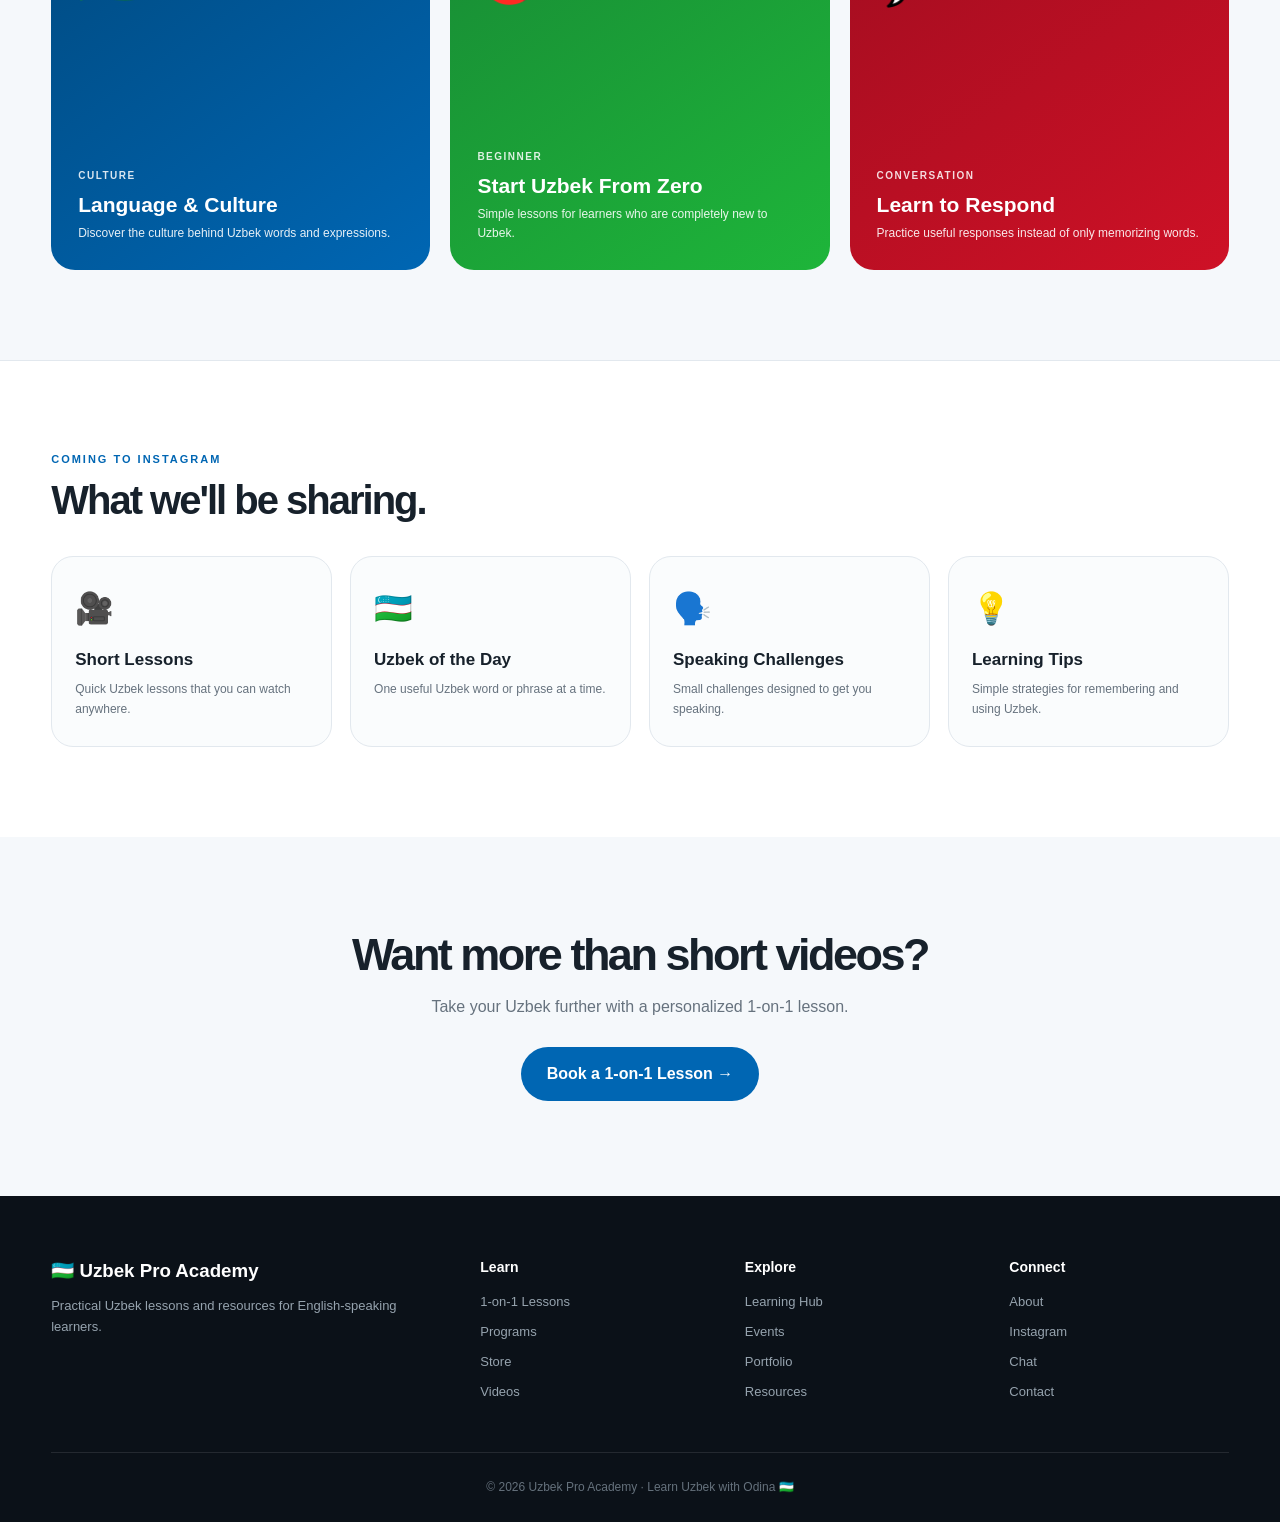
<file: instagram.html>
<!DOCTYPE html>
<html lang="en">
<head>
<meta charset="UTF-8">
<meta name="viewport" content="width=device-width, initial-scale=1.0">

<title>Instagram | Uzbek Pro Academy</title>

<meta name="description" content="Follow Uzbek Pro Academy for practical Uzbek vocabulary, pronunciation, everyday phrases and learning tips.">

<style>
:root{
  --blue:#0066B3;
  --green:#1EB53A;
  --red:#CE1126;
  --navy:#0B1724;
  --text:#17212B;
  --muted:#66727E;
  --bg:#F5F8FB;
  --white:#fff;
  --border:#E2E8EE;
  --max:1180px;
}

*{
  margin:0;
  padding:0;
  box-sizing:border-box;
}

html{
  scroll-behavior:smooth;
}

body{
  font-family:Inter,-apple-system,BlinkMacSystemFont,"Segoe UI",Arial,sans-serif;
  background:var(--bg);
  color:var(--text);
  line-height:1.6;
}

a{
  text-decoration:none;
  color:inherit;
}

.container{
  width:min(92%,var(--max));
  margin:auto;
}


/* TOP BAR */

.topbar{
  background:var(--navy);
  color:#fff;
  text-align:center;
  padding:9px 15px;
  font-size:13px;
}


/* NAV */

header{
  position:sticky;
  top:0;
  z-index:1000;
  background:rgba(255,255,255,.97);
  backdrop-filter:blur(15px);
  border-bottom:1px solid var(--border);
}

.nav{
  min-height:76px;
  display:flex;
  align-items:center;
  justify-content:space-between;
  gap:25px;
}

.logo{
  font-size:19px;
  font-weight:850;
  white-space:nowrap;
}

.logo span{
  color:var(--blue);
}

.nav-links{
  display:flex;
  align-items:center;
  gap:19px;
  font-size:13px;
  font-weight:750;
}

.nav-links a{
  transition:.2s;
}

.nav-links a:hover{
  color:var(--blue);
}

.nav-button{
  background:var(--blue);
  color:#fff!important;
  padding:11px 18px;
  border-radius:999px;
}


/* HERO */

.hero{
  background:#fff;
  padding:90px 0 75px;
  text-align:center;
}

.eyebrow{
  display:inline-block;
  background:#EEF7FD;
  border:1px solid #D9EAF5;
  color:#004B82;
  padding:8px 15px;
  border-radius:999px;
  font-size:11px;
  font-weight:850;
  margin-bottom:22px;
}

.hero h1{
  font-size:clamp(48px,7vw,76px);
  line-height:.98;
  letter-spacing:-4px;
  color:var(--navy);
  margin-bottom:22px;
}

.hero h1 span{
  color:var(--blue);
}

.hero p{
  max-width:700px;
  margin:auto;
  color:var(--muted);
  font-size:18px;
}

.instagram-button{
  display:inline-block;
  margin-top:30px;
  background:var(--navy);
  color:#fff;
  padding:14px 24px;
  border-radius:999px;
  font-size:12px;
  font-weight:850;
}


/* PROFILE */

.profile{
  padding:65px 0;
}

.profile-card{
  background:#fff;
  border:1px solid var(--border);
  border-radius:30px;
  padding:35px;
  display:flex;
  align-items:center;
  gap:28px;
  box-shadow:0 15px 45px rgba(10,35,60,.06);
}

.profile-logo{
  width:105px;
  height:105px;
  flex:none;
  border-radius:50%;
  background:linear-gradient(145deg,#0066B3,#1EB53A);
  display:flex;
  align-items:center;
  justify-content:center;
  font-size:45px;
  border:5px solid #fff;
  box-shadow:0 5px 25px rgba(0,0,0,.12);
}

.profile-info{
  flex:1;
}

.profile-info h2{
  font-size:27px;
  margin-bottom:3px;
}

.handle{
  color:var(--blue);
  font-size:13px;
  font-weight:800;
  margin-bottom:12px;
}

.profile-info p{
  color:var(--muted);
  font-size:13px;
  max-width:650px;
}

.profile-button{
  background:var(--blue);
  color:#fff;
  padding:13px 21px;
  border-radius:999px;
  font-size:11px;
  font-weight:850;
  white-space:nowrap;
}


/* CONTENT */

.content{
  padding:30px 0 90px;
}

.section-heading{
  margin-bottom:35px;
}

.label{
  color:var(--blue);
  text-transform:uppercase;
  letter-spacing:2px;
  font-size:11px;
  font-weight:850;
  margin-bottom:10px;
}

.section-heading h2{
  font-size:40px;
  line-height:1.05;
  letter-spacing:-2px;
}


/* GRID */

.post-grid{
  display:grid;
  grid-template-columns:repeat(3,1fr);
  gap:20px;
}

.post{
  min-height:360px;
  border-radius:24px;
  overflow:hidden;
  position:relative;
  color:#fff;
  display:flex;
  flex-direction:column;
  justify-content:flex-end;
  padding:27px;
  transition:.25s;
}

.post:hover{
  transform:translateY(-6px);
  box-shadow:0 20px 50px rgba(10,35,60,.13);
}

.post:nth-child(1){
  background:linear-gradient(145deg,#0066B3,#2A91CE);
}

.post:nth-child(2){
  background:linear-gradient(145deg,#1EB53A,#52CC6B);
}

.post:nth-child(3){
  background:linear-gradient(145deg,#CE1126,#E75A68);
}

.post:nth-child(4){
  background:linear-gradient(145deg,#004B82,#0066B3);
}

.post:nth-child(5){
  background:linear-gradient(145deg,#188C35,#1EB53A);
}

.post:nth-child(6){
  background:linear-gradient(145deg,#A30D20,#CE1126);
}

.post-icon{
  position:absolute;
  top:27px;
  left:27px;
  font-size:52px;
}

.post-tag{
  font-size:10px;
  font-weight:850;
  letter-spacing:1.5px;
  text-transform:uppercase;
  margin-bottom:8px;
  opacity:.85;
}

.post h3{
  font-size:21px;
  line-height:1.2;
  margin-bottom:7px;
}

.post p{
  font-size:12px;
  opacity:.9;
}


/* CONTENT IDEAS */

.ideas{
  background:#fff;
  border-top:1px solid var(--border);
  padding:90px 0;
}

.idea-grid{
  display:grid;
  grid-template-columns:repeat(4,1fr);
  gap:18px;
}

.idea{
  border:1px solid var(--border);
  border-radius:22px;
  padding:27px 23px;
  background:#FAFCFD;
}

.idea-icon{
  font-size:31px;
  margin-bottom:13px;
}

.idea h3{
  font-size:17px;
  margin-bottom:7px;
}

.idea p{
  color:var(--muted);
  font-size:12px;
}


/* CTA */

.cta{
  padding:95px 0;
  text-align:center;
}

.cta h2{
  font-size:45px;
  line-height:1;
  letter-spacing:-2.5px;
  margin-bottom:17px;
}

.cta p{
  color:var(--muted);
  margin-bottom:28px;
}

.cta-button{
  display:inline-block;
  background:var(--blue);
  color:#fff;
  padding:14px 26px;
  border-radius:999px;
  font-weight:850;
}


/* FOOTER */

footer{
  background:#0B1118;
  color:#fff;
  padding:60px 0 25px;
}

.footer-grid{
  display:grid;
  grid-template-columns:1.4fr .8fr .8fr .8fr;
  gap:45px;
  padding-bottom:40px;
  border-bottom:1px solid rgba(255,255,255,.1);
}

footer h3{
  margin-bottom:10px;
}

footer h4{
  font-size:14px;
  margin-bottom:14px;
}

footer p,
footer a{
  color:#96A3AE;
  font-size:13px;
}

footer a{
  display:block;
  margin-bottom:9px;
}

footer a:hover{
  color:#fff;
}

.copyright{
  text-align:center;
  color:#65717C;
  padding-top:25px;
  font-size:12px;
}


/* MOBILE */

@media(max-width:900px){

  .nav-links a:not(.nav-button){
    display:none;
  }

  .profile-card{
    flex-direction:column;
    text-align:center;
  }

  .profile-info p{
    margin:auto;
  }

  .post-grid{
    grid-template-columns:1fr 1fr;
  }

  .idea-grid{
    grid-template-columns:1fr 1fr;
  }

  .footer-grid{
    grid-template-columns:1fr 1fr;
  }

}

@media(max-width:600px){

  .hero{
    padding:65px 0;
  }

  .hero h1{
    font-size:48px;
    letter-spacing:-3px;
  }

  .profile{
    padding:45px 0;
  }

  .post-grid{
    grid-template-columns:1fr;
  }

  .idea-grid{
    grid-template-columns:1fr;
  }

  .section-heading h2{
    font-size:33px;
  }

  .cta h2{
    font-size:37px;
  }

  .footer-grid{
    grid-template-columns:1fr;
  }

}

</style>
</head>

<body>


<div class="topbar">
🇺🇿 Learn Uzbek • Follow the journey • Speak with confidence
</div>


<header>

<div class="container nav">

<a href="index.html" class="logo">
🇺🇿 Uzbek Pro <span>Academy</span>
</a>

<nav class="nav-links">

<a href="bookings.html">Bookings</a>
<a href="programs.html">Programs</a>
<a href="store.html">Store</a>
<a href="blog.html">Blog</a>
<a href="videos.html">Videos</a>
<a href="events.html">Events</a>
<a href="about.html">About</a>

<a href="contact.html" class="nav-button">
Contact
</a>

</nav>

</div>

</header>


<main>


<!-- HERO -->

<section class="hero">

<div class="container">

<div class="eyebrow">
📱 Uzbek Pro Academy on Instagram
</div>

<h1>
Learn Uzbek.<br>
<span>One short video at a time.</span>
</h1>

<p>
Follow Uzbek Pro Academy for practical vocabulary,
pronunciation tips, everyday phrases, speaking practice
and simple Uzbek lessons made for English-speaking learners.
</p>

<a href="https://www.instagram.com/uzbekproacademy?igsi=d280djU4YWp1NWgx" target="_blank" class="instagram-button">
Follow on Instagram →
</a>

</div>

</section>


<!-- PROFILE -->

<section class="profile">

<div class="container">

<div class="profile-card">

<div class="profile-logo">
🇺🇿
</div>

<div class="profile-info">

<h2>
Uzbek Pro Academy
</h2>

<div class="handle">
@uzbekproacademy
</div>

<p>
Practical Uzbek for English speakers. Learn useful words,
real expressions, pronunciation and conversational Uzbek
through short, easy-to-follow content.
</p>

</div>

<a href="https://www.instagram.com/" target="_blank" class="profile-button">
View Instagram →
</a>

</div>

</div>

</section>


<!-- CONTENT GRID -->

<section class="content">

<div class="container">

<div class="section-heading">

<div class="label">
What you'll find
</div>

<h2>
Practical Uzbek content.
</h2>

</div>


<div class="post-grid">


<div class="post">

<div class="post-icon">
🗣️
</div>

<div class="post-tag">
Speaking
</div>

<h3>
Everyday Uzbek Phrases
</h3>

<p>
Learn phrases you can actually use in real conversations.
</p>

</div>


<div class="post">

<div class="post-icon">
📚
</div>

<div class="post-tag">
Vocabulary
</div>

<h3>
Useful Uzbek Words
</h3>

<p>
Build your vocabulary with simple, practical examples.
</p>

</div>


<div class="post">

<div class="post-icon">
🔊
</div>

<div class="post-tag">
Pronunciation
</div>

<h3>
Speak More Naturally
</h3>

<p>
Improve pronunciation and learn how Uzbek sounds in real life.
</p>

</div>


<div class="post">

<div class="post-icon">
🇺🇿
</div>

<div class="post-tag">
Culture
</div>

<h3>
Language & Culture
</h3>

<p>
Discover the culture behind Uzbek words and expressions.
</p>

</div>


<div class="post">

<div class="post-icon">
🎯
</div>

<div class="post-tag">
Beginner
</div>

<h3>
Start Uzbek From Zero
</h3>

<p>
Simple lessons for learners who are completely new to Uzbek.
</p>

</div>


<div class="post">

<div class="post-icon">
💬
</div>

<div class="post-tag">
Conversation
</div>

<h3>
Learn to Respond
</h3>

<p>
Practice useful responses instead of only memorizing words.
</p>

</div>


</div>

</div>

</section>


<!-- CONTENT IDEAS -->

<section class="ideas">

<div class="container">

<div class="section-heading">

<div class="label">
Coming to Instagram
</div>

<h2>
What we'll be sharing.
</h2>

</div>


<div class="idea-grid">


<div class="idea">

<div class="idea-icon">
🎥
</div>

<h3>
Short Lessons
</h3>

<p>
Quick Uzbek lessons that you can watch anywhere.
</p>

</div>


<div class="idea">

<div class="idea-icon">
🇺🇿
</div>

<h3>
Uzbek of the Day
</h3>

<p>
One useful Uzbek word or phrase at a time.
</p>

</div>


<div class="idea">

<div class="idea-icon">
🗣️
</div>

<h3>
Speaking Challenges
</h3>

<p>
Small challenges designed to get you speaking.
</p>

</div>


<div class="idea">

<div class="idea-icon">
💡
</div>

<h3>
Learning Tips
</h3>

<p>
Simple strategies for remembering and using Uzbek.
</p>

</div>


</div>

</div>

</section>


<!-- CTA -->

<section class="cta">

<div class="container">

<h2>
Want more than short videos?
</h2>

<p>
Take your Uzbek further with a personalized 1-on-1 lesson.
</p>

<a href="bookings.html" class="cta-button">
Book a 1-on-1 Lesson →
</a>

</div>

</section>


</main>


<footer>

<div class="container">

<div class="footer-grid">


<div>

<h3>
🇺🇿 Uzbek Pro Academy
</h3>

<p>
Practical Uzbek lessons and resources for
English-speaking learners.
</p>

</div>


<div>

<h4>Learn</h4>

<a href="bookings.html">1-on-1 Lessons</a>
<a href="programs.html">Programs</a>
<a href="store.html">Store</a>
<a href="videos.html">Videos</a>

</div>


<div>

<h4>Explore</h4>

<a href="blog.html">Learning Hub</a>
<a href="events.html">Events</a>
<a href="portfolio.html">Portfolio</a>
<a href="files.html">Resources</a>

</div>


<div>

<h4>Connect</h4>

<a href="about.html">About</a>
<a href="instagram.html">Instagram</a>
<a href="chat.html">Chat</a>
<a href="contact.html">Contact</a>

</div>


</div>


<div class="copyright">
© 2026 Uzbek Pro Academy · Learn Uzbek with Odina 🇺🇿
</div>

</div>

</footer>


</body>
  </html>
</file>
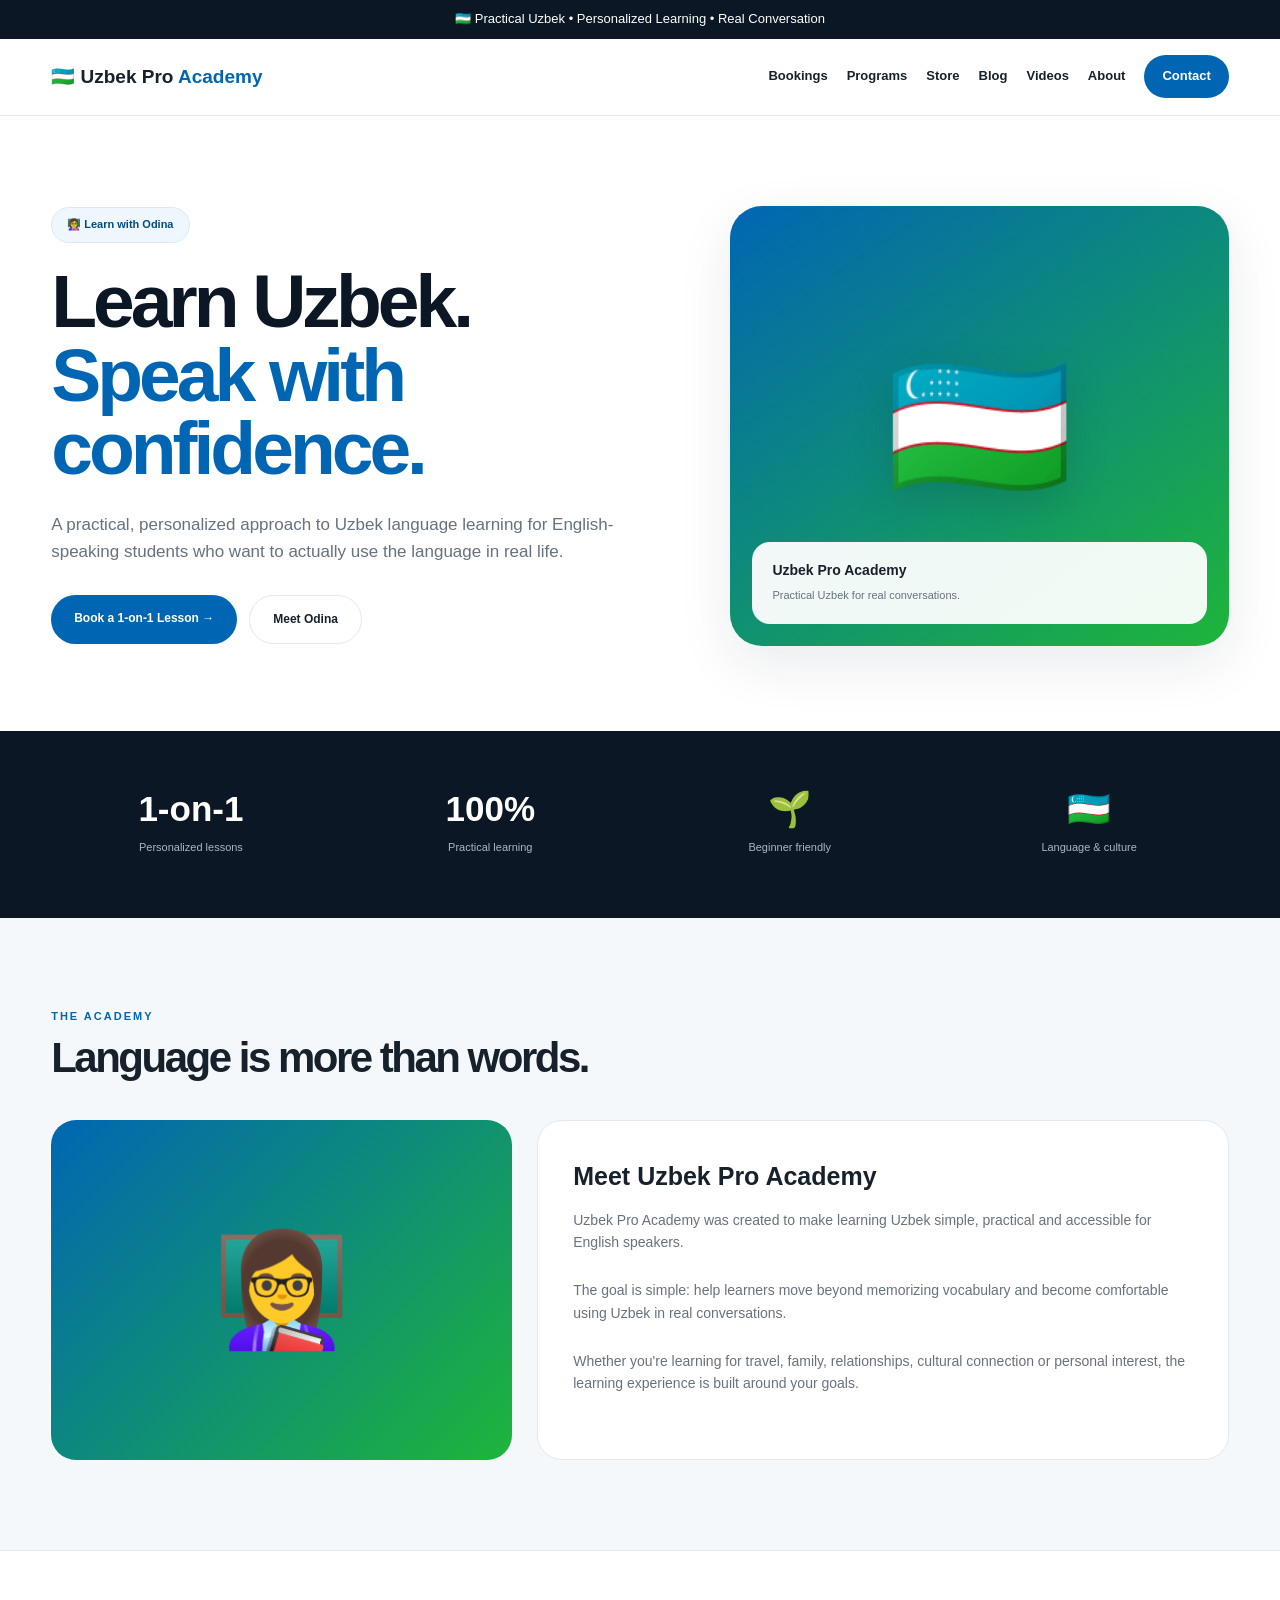
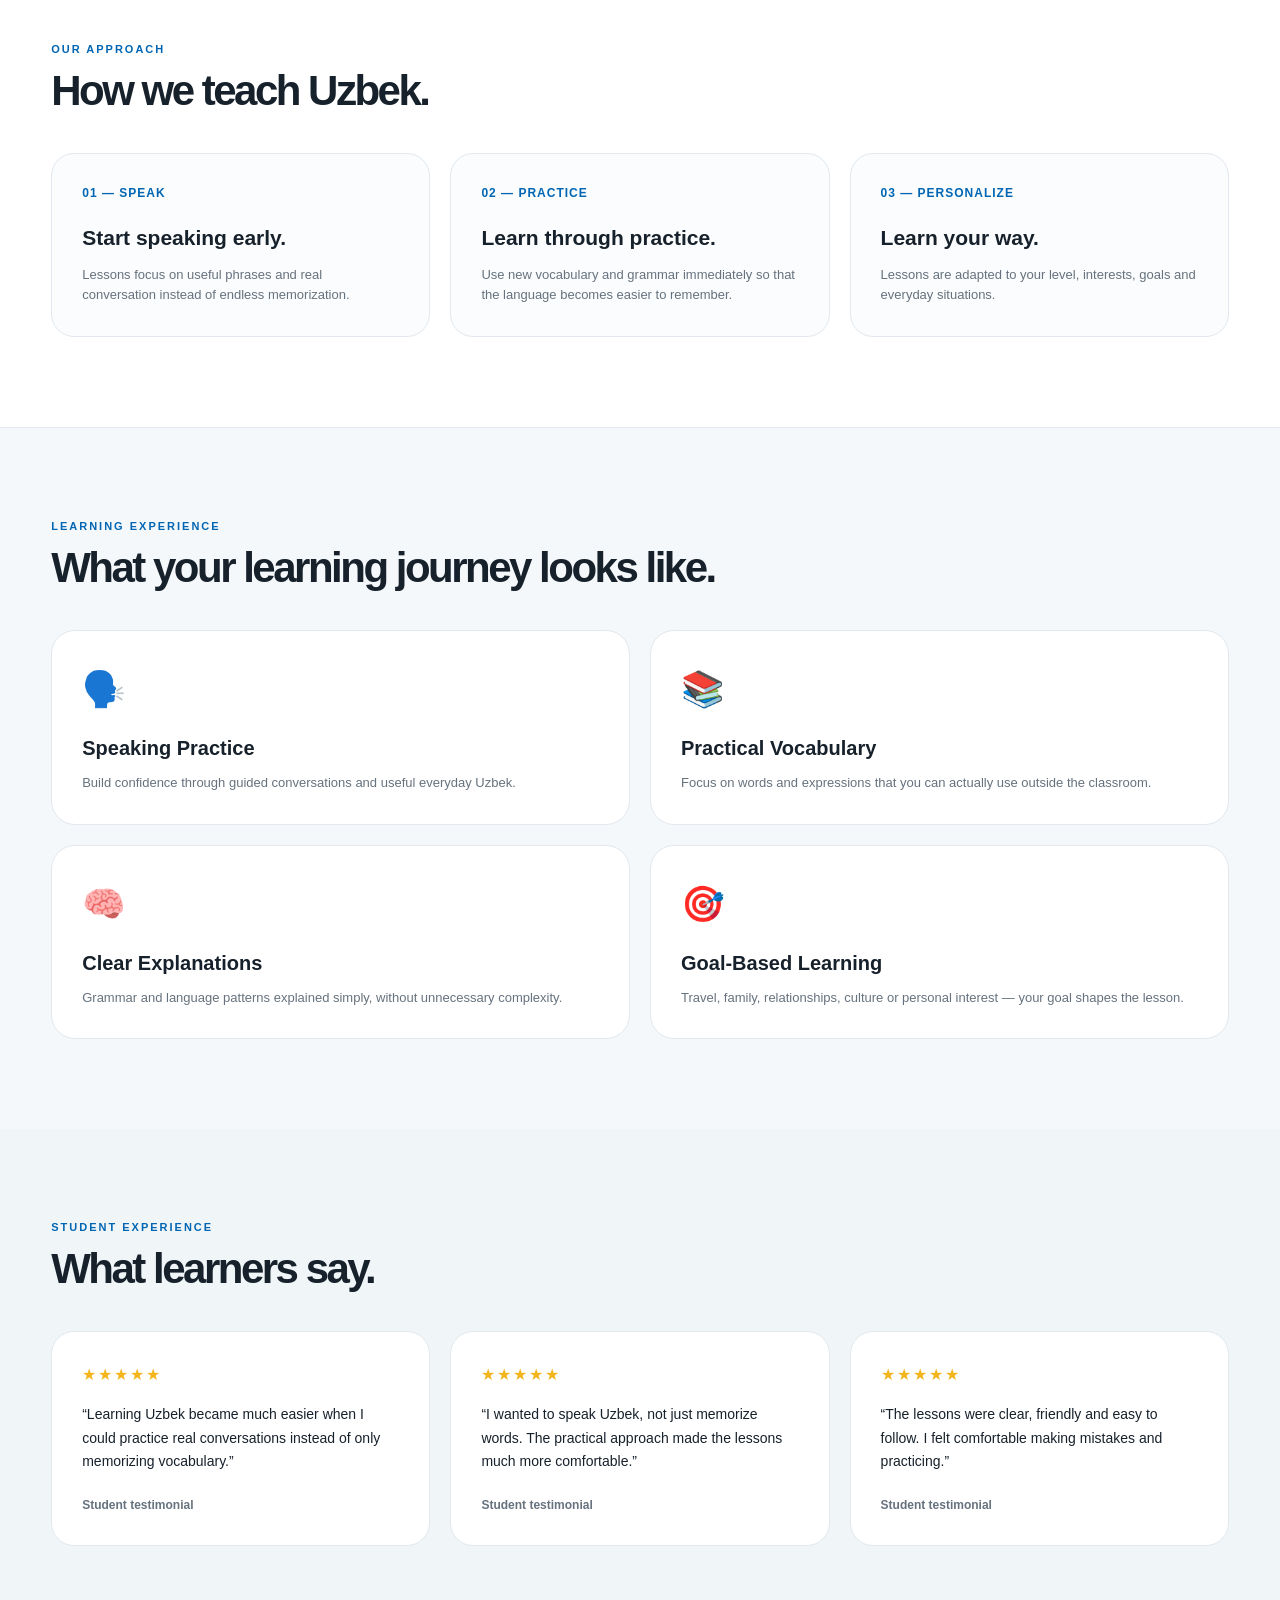
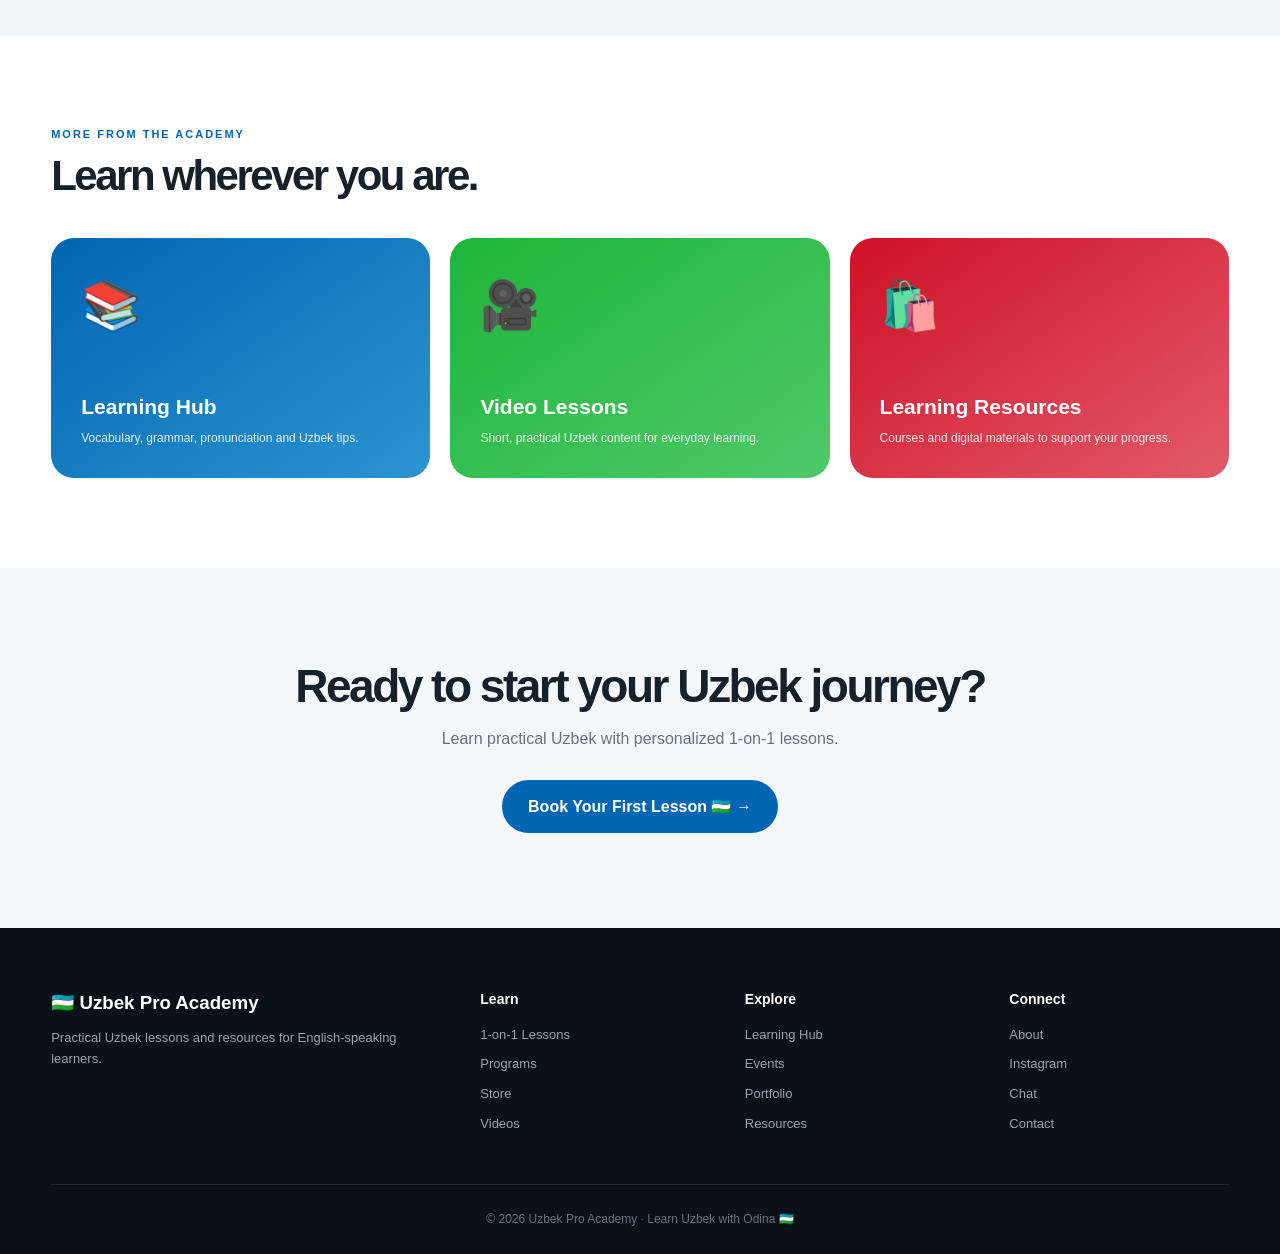
<file: portfolio.html>
<!DOCTYPE html>
<html lang="en">
<head>
<meta charset="UTF-8">
<meta name="viewport" content="width=device-width, initial-scale=1.0">

<title>Portfolio | Uzbek Pro Academy</title>

<meta name="description" content="Explore the teaching approach, learning experience and student journey at Uzbek Pro Academy.">

<style>

:root{
  --blue:#0066B3;
  --blue-dark:#004B82;
  --green:#1EB53A;
  --red:#CE1126;
  --navy:#0B1724;
  --text:#17212B;
  --muted:#66727E;
  --bg:#F5F8FB;
  --white:#FFFFFF;
  --border:#E2E8EE;
  --max:1180px;
  --shadow:0 18px 55px rgba(10,35,60,.09);
}

*{
  margin:0;
  padding:0;
  box-sizing:border-box;
}

html{
  scroll-behavior:smooth;
}

body{
  font-family:Inter,-apple-system,BlinkMacSystemFont,"Segoe UI",Arial,sans-serif;
  background:var(--bg);
  color:var(--text);
  line-height:1.6;
}

a{
  text-decoration:none;
  color:inherit;
}

.container{
  width:min(92%,var(--max));
  margin:auto;
}


/* TOP BAR */

.topbar{
  background:var(--navy);
  color:white;
  text-align:center;
  padding:9px 15px;
  font-size:13px;
}


/* NAVIGATION */

header{
  position:sticky;
  top:0;
  z-index:1000;
  background:rgba(255,255,255,.97);
  backdrop-filter:blur(15px);
  border-bottom:1px solid var(--border);
}

.nav{
  min-height:76px;
  display:flex;
  align-items:center;
  justify-content:space-between;
  gap:25px;
}

.logo{
  font-size:19px;
  font-weight:850;
  white-space:nowrap;
}

.logo span{
  color:var(--blue);
}

.nav-links{
  display:flex;
  align-items:center;
  gap:19px;
  font-size:13px;
  font-weight:750;
}

.nav-links a{
  transition:.2s;
}

.nav-links a:hover{
  color:var(--blue);
}

.nav-button{
  background:var(--blue);
  color:white!important;
  padding:11px 18px;
  border-radius:999px;
}


/* HERO */

.hero{
  background:white;
  padding:90px 0 85px;
}

.hero-grid{
  display:grid;
  grid-template-columns:1.1fr .9fr;
  align-items:center;
  gap:70px;
}

.eyebrow{
  display:inline-block;
  background:#EEF7FD;
  border:1px solid #D9EAF5;
  color:var(--blue-dark);
  padding:8px 15px;
  border-radius:999px;
  font-size:11px;
  font-weight:850;
  margin-bottom:22px;
}

.hero h1{
  font-size:clamp(48px,7vw,75px);
  line-height:.98;
  letter-spacing:-4px;
  color:var(--navy);
  margin-bottom:25px;
}

.hero h1 span{
  color:var(--blue);
}

.hero p{
  color:var(--muted);
  font-size:17px;
  max-width:620px;
  margin-bottom:30px;
}

.hero-buttons{
  display:flex;
  gap:12px;
  flex-wrap:wrap;
}

.primary{
  background:var(--blue);
  color:white;
  padding:14px 23px;
  border-radius:999px;
  font-size:12px;
  font-weight:850;
}

.secondary{
  background:white;
  border:1px solid var(--border);
  padding:14px 23px;
  border-radius:999px;
  font-size:12px;
  font-weight:850;
}

.secondary:hover{
  border-color:var(--blue);
  color:var(--blue);
}


/* HERO CARD */

.hero-card{
  min-height:440px;
  border-radius:32px;
  overflow:hidden;
  position:relative;
  background:
    linear-gradient(145deg,#0066B3,#1EB53A);
  box-shadow:var(--shadow);
  display:flex;
  align-items:center;
  justify-content:center;
}

.hero-symbol{
  font-size:150px;
  filter:drop-shadow(0 15px 20px rgba(0,0,0,.12));
}

.hero-card-bottom{
  position:absolute;
  left:22px;
  right:22px;
  bottom:22px;
  background:rgba(255,255,255,.94);
  border-radius:18px;
  padding:17px 20px;
}

.hero-card-bottom strong{
  display:block;
  font-size:14px;
}

.hero-card-bottom span{
  font-size:11px;
  color:var(--muted);
}


/* STATS */

.stats{
  background:var(--navy);
  color:white;
  padding:45px 0;
}

.stats-grid{
  display:grid;
  grid-template-columns:repeat(4,1fr);
  gap:20px;
  text-align:center;
}

.stat{
  padding:15px;
}

.stat strong{
  display:block;
  font-size:35px;
  line-height:1;
  margin-bottom:7px;
}

.stat span{
  color:#AAB8C3;
  font-size:11px;
}


/* ABOUT */

.about{
  padding:90px 0;
}

.section-heading{
  margin-bottom:40px;
}

.label{
  color:var(--blue);
  text-transform:uppercase;
  letter-spacing:2px;
  font-size:11px;
  font-weight:850;
  margin-bottom:10px;
}

.section-heading h2{
  font-size:42px;
  line-height:1.05;
  letter-spacing:-2.5px;
}

.about-grid{
  display:grid;
  grid-template-columns:.8fr 1.2fr;
  gap:25px;
}

.about-card{
  background:white;
  border:1px solid var(--border);
  border-radius:25px;
  padding:35px;
}

.about-card h3{
  font-size:25px;
  margin-bottom:13px;
}

.about-card p{
  color:var(--muted);
  font-size:14px;
}

.about-visual{
  min-height:340px;
  border-radius:25px;
  background:
    linear-gradient(135deg,#0066B3,#1EB53A);
  display:flex;
  align-items:center;
  justify-content:center;
  font-size:110px;
}


/* METHOD */

.method{
  background:white;
  padding:90px 0;
  border-top:1px solid var(--border);
  border-bottom:1px solid var(--border);
}

.method-grid{
  display:grid;
  grid-template-columns:repeat(3,1fr);
  gap:20px;
}

.method-card{
  border:1px solid var(--border);
  border-radius:23px;
  padding:30px;
  background:#FAFCFD;
}

.method-number{
  color:var(--blue);
  font-size:12px;
  font-weight:900;
  letter-spacing:1px;
  margin-bottom:18px;
}

.method-card h3{
  font-size:21px;
  margin-bottom:10px;
}

.method-card p{
  color:var(--muted);
  font-size:13px;
}


/* EXPERIENCE */

.experience{
  padding:90px 0;
}

.experience-grid{
  display:grid;
  grid-template-columns:repeat(2,1fr);
  gap:20px;
}

.experience-card{
  background:white;
  border:1px solid var(--border);
  border-radius:24px;
  padding:30px;
  transition:.25s;
}

.experience-card:hover{
  transform:translateY(-5px);
  box-shadow:var(--shadow);
}

.experience-icon{
  font-size:35px;
  margin-bottom:15px;
}

.experience-card h3{
  font-size:20px;
  margin-bottom:9px;
}

.experience-card p{
  color:var(--muted);
  font-size:13px;
}


/* TESTIMONIALS */

.testimonials{
  background:#F0F5F8;
  padding:90px 0;
}

.testimonial-grid{
  display:grid;
  grid-template-columns:repeat(3,1fr);
  gap:20px;
}

.testimonial{
  background:white;
  border:1px solid var(--border);
  border-radius:23px;
  padding:30px;
}

.stars{
  color:#F3B51B;
  letter-spacing:2px;
  margin-bottom:15px;
}

.testimonial p{
  font-size:14px;
  line-height:1.7;
  margin-bottom:22px;
}

.student{
  font-size:12px;
  color:var(--muted);
  font-weight:750;
}


/* CONTENT */

.content{
  padding:90px 0;
  background:white;
}

.content-grid{
  display:grid;
  grid-template-columns:repeat(3,1fr);
  gap:20px;
}

.content-card{
  min-height:240px;
  border-radius:23px;
  padding:30px;
  color:white;
  display:flex;
  flex-direction:column;
  justify-content:flex-end;
}

.content-card:nth-child(1){
  background:linear-gradient(145deg,#0066B3,#2C94D0);
}

.content-card:nth-child(2){
  background:linear-gradient(145deg,#1EB53A,#4FC969);
}

.content-card:nth-child(3){
  background:linear-gradient(145deg,#CE1126,#E25A69);
}

.content-card .icon{
  font-size:48px;
  margin-bottom:auto;
}

.content-card h3{
  font-size:21px;
  margin-bottom:5px;
}

.content-card p{
  font-size:12px;
  opacity:.88;
}


/* CTA */

.cta{
  padding:95px 0;
  text-align:center;
}

.cta h2{
  font-size:46px;
  line-height:1;
  letter-spacing:-2.5px;
  margin-bottom:17px;
}

.cta p{
  color:var(--muted);
  margin-bottom:28px;
}

.cta-button{
  display:inline-block;
  background:var(--blue);
  color:white;
  padding:14px 26px;
  border-radius:999px;
  font-weight:850;
}


/* FOOTER */

footer{
  background:#0B1118;
  color:white;
  padding:60px 0 25px;
}

.footer-grid{
  display:grid;
  grid-template-columns:1.4fr .8fr .8fr .8fr;
  gap:45px;
  padding-bottom:40px;
  border-bottom:1px solid rgba(255,255,255,.1);
}

footer h3{
  margin-bottom:10px;
}

footer h4{
  font-size:14px;
  margin-bottom:14px;
}

footer p,
footer a{
  color:#96A3AE;
  font-size:13px;
}

footer a{
  display:block;
  margin-bottom:9px;
}

footer a:hover{
  color:white;
}

.copyright{
  text-align:center;
  color:#65717C;
  padding-top:25px;
  font-size:12px;
}


/* MOBILE */

@media(max-width:900px){

  .nav-links a:not(.nav-button){
    display:none;
  }

  .hero-grid{
    grid-template-columns:1fr;
  }

  .hero-card{
    min-height:330px;
  }

  .stats-grid{
    grid-template-columns:1fr 1fr;
  }

  .about-grid{
    grid-template-columns:1fr;
  }

  .method-grid{
    grid-template-columns:1fr;
  }

  .testimonial-grid{
    grid-template-columns:1fr;
  }

  .content-grid{
    grid-template-columns:1fr 1fr;
  }

  .footer-grid{
    grid-template-columns:1fr 1fr;
  }

}

@media(max-width:600px){

  .hero{
    padding:65px 0;
  }

  .hero h1{
    font-size:48px;
    letter-spacing:-3px;
  }

  .hero-card{
    min-height:280px;
  }

  .hero-symbol{
    font-size:100px;
  }

  .stats-grid{
    grid-template-columns:1fr 1fr;
  }

  .stat strong{
    font-size:27px;
  }

  .section-heading h2{
    font-size:34px;
  }

  .experience-grid{
    grid-template-columns:1fr;
  }

  .content-grid{
    grid-template-columns:1fr;
  }

  .cta h2{
    font-size:37px;
  }

  .footer-grid{
    grid-template-columns:1fr;
  }

}

</style>
</head>

<body>


<div class="topbar">
🇺🇿 Practical Uzbek • Personalized Learning • Real Conversation
</div>


<header>

<div class="container nav">

<a href="index.html" class="logo">
🇺🇿 Uzbek Pro <span>Academy</span>
</a>

<nav class="nav-links">

<a href="bookings.html">Bookings</a>
<a href="programs.html">Programs</a>
<a href="store.html">Store</a>
<a href="blog.html">Blog</a>
<a href="videos.html">Videos</a>
<a href="about.html">About</a>

<a href="contact.html" class="nav-button">
Contact
</a>

</nav>

</div>

</header>


<main>


<!-- HERO -->

<section class="hero">

<div class="container hero-grid">


<div>

<div class="eyebrow">
👩‍🏫 Learn with Odina
</div>

<h1>
Learn Uzbek.<br>
<span>Speak with confidence.</span>
</h1>

<p>
A practical, personalized approach to Uzbek language
learning for English-speaking students who want to
actually use the language in real life.
</p>

<div class="hero-buttons">

<a href="bookings.html" class="primary">
Book a 1-on-1 Lesson →
</a>

<a href="about.html" class="secondary">
Meet Odina
</a>

</div>

</div>


<div class="hero-card">

<div class="hero-symbol">
🇺🇿
</div>

<div class="hero-card-bottom">

<strong>
Uzbek Pro Academy
</strong>

<span>
Practical Uzbek for real conversations.
</span>

</div>

</div>


</div>

</section>


<!-- STATS -->

<section class="stats">

<div class="container stats-grid">

<div class="stat">
<strong>1-on-1</strong>
<span>Personalized lessons</span>
</div>

<div class="stat">
<strong>100%</strong>
<span>Practical learning</span>
</div>

<div class="stat">
<strong>🌱</strong>
<span>Beginner friendly</span>
</div>

<div class="stat">
<strong>🇺🇿</strong>
<span>Language & culture</span>
</div>

</div>

</section>


<!-- ABOUT -->

<section class="about">

<div class="container">

<div class="section-heading">

<div class="label">
The Academy
</div>

<h2>
Language is more than words.
</h2>

</div>


<div class="about-grid">

<div class="about-visual">
👩‍🏫
</div>


<div class="about-card">

<h3>
Meet Uzbek Pro Academy
</h3>

<p>
Uzbek Pro Academy was created to make learning Uzbek
simple, practical and accessible for English speakers.
</p>

<br>

<p>
The goal is simple: help learners move beyond
memorizing vocabulary and become comfortable using
Uzbek in real conversations.
</p>

<br>

<p>
Whether you're learning for travel, family,
relationships, cultural connection or personal
interest, the learning experience is built around
your goals.
</p>

</div>

</div>

</div>

</section>


<!-- METHOD -->

<section class="method">

<div class="container">

<div class="section-heading">

<div class="label">
Our approach
</div>

<h2>
How we teach Uzbek.
</h2>

</div>


<div class="method-grid">


<div class="method-card">

<div class="method-number">
01 — SPEAK
</div>

<h3>
Start speaking early.
</h3>

<p>
Lessons focus on useful phrases and real
conversation instead of endless memorization.
</p>

</div>


<div class="method-card">

<div class="method-number">
02 — PRACTICE
</div>

<h3>
Learn through practice.
</h3>

<p>
Use new vocabulary and grammar immediately
so that the language becomes easier to remember.
</p>

</div>


<div class="method-card">

<div class="method-number">
03 — PERSONALIZE
</div>

<h3>
Learn your way.
</h3>

<p>
Lessons are adapted to your level, interests,
goals and everyday situations.
</p>

</div>


</div>

</div>

</section>


<!-- EXPERIENCE -->

<section class="experience">

<div class="container">

<div class="section-heading">

<div class="label">
Learning experience
</div>

<h2>
What your learning journey looks like.
</h2>

</div>


<div class="experience-grid">


<div class="experience-card">

<div class="experience-icon">
🗣️
</div>

<h3>
Speaking Practice
</h3>

<p>
Build confidence through guided conversations
and useful everyday Uzbek.
</p>

</div>


<div class="experience-card">

<div class="experience-icon">
📚
</div>

<h3>
Practical Vocabulary
</h3>

<p>
Focus on words and expressions that you can
actually use outside the classroom.
</p>

</div>


<div class="experience-card">

<div class="experience-icon">
🧠
</div>

<h3>
Clear Explanations
</h3>

<p>
Grammar and language patterns explained simply,
without unnecessary complexity.
</p>

</div>


<div class="experience-card">

<div class="experience-icon">
🎯
</div>

<h3>
Goal-Based Learning
</h3>

<p>
Travel, family, relationships, culture or
personal interest — your goal shapes the lesson.
</p>

</div>


</div>

</div>

</section>


<!-- TESTIMONIALS -->

<section class="testimonials">

<div class="container">

<div class="section-heading">

<div class="label">
Student experience
</div>

<h2>
What learners say.
</h2>

</div>


<div class="testimonial-grid">


<div class="testimonial">

<div class="stars">
★★★★★
</div>

<p>
“Learning Uzbek became much easier when I could
practice real conversations instead of only
memorizing vocabulary.”
</p>

<div class="student">
Student testimonial
</div>

</div>


<div class="testimonial">

<div class="stars">
★★★★★
</div>

<p>
“I wanted to speak Uzbek, not just memorize words.
The practical approach made the lessons much more
comfortable.”
</p>

<div class="student">
Student testimonial
</div>

</div>


<div class="testimonial">

<div class="stars">
★★★★★
</div>

<p>
“The lessons were clear, friendly and easy to follow.
I felt comfortable making mistakes and practicing.”
</p>

<div class="student">
Student testimonial
</div>

</div>


</div>

</div>

</section>


<!-- CONTENT -->

<section class="content">

<div class="container">

<div class="section-heading">

<div class="label">
More from the Academy
</div>

<h2>
Learn wherever you are.
</h2>

</div>


<div class="content-grid">


<a href="blog.html" class="content-card">

<div class="icon">
📚
</div>

<h3>
Learning Hub
</h3>

<p>
Vocabulary, grammar, pronunciation and Uzbek tips.
</p>

</a>


<a href="videos.html" class="content-card">

<div class="icon">
🎥
</div>

<h3>
Video Lessons
</h3>

<p>
Short, practical Uzbek content for everyday learning.
</p>

</a>


<a href="store.html" class="content-card">

<div class="icon">
🛍️
</div>

<h3>
Learning Resources
</h3>

<p>
Courses and digital materials to support your progress.
</p>

</a>


</div>

</div>

</section>


<!-- CTA -->

<section class="cta">

<div class="container">

<h2>
Ready to start your Uzbek journey?
</h2>

<p>
Learn practical Uzbek with personalized 1-on-1 lessons.
</p>

<a href="bookings.html" class="cta-button">
Book Your First Lesson 🇺🇿 →
</a>

</div>

</section>


</main>


<footer>

<div class="container">

<div class="footer-grid">


<div>

<h3>
🇺🇿 Uzbek Pro Academy
</h3>

<p>
Practical Uzbek lessons and resources for
English-speaking learners.
</p>

</div>


<div>

<h4>Learn</h4>

<a href="bookings.html">1-on-1 Lessons</a>
<a href="programs.html">Programs</a>
<a href="store.html">Store</a>
<a href="videos.html">Videos</a>

</div>


<div>

<h4>Explore</h4>

<a href="blog.html">Learning Hub</a>
<a href="events.html">Events</a>
<a href="portfolio.html">Portfolio</a>
<a href="files.html">Resources</a>

</div>


<div>

<h4>Connect</h4>

<a href="about.html">About</a>
<a href="instagram.html">Instagram</a>
<a href="chat.html">Chat</a>
<a href="contact.html">Contact</a>

</div>


</div>


<div class="copyright">
© 2026 Uzbek Pro Academy · Learn Uzbek with Odina 🇺🇿
</div>

</div>

</footer>


</body>
</html>
</file>
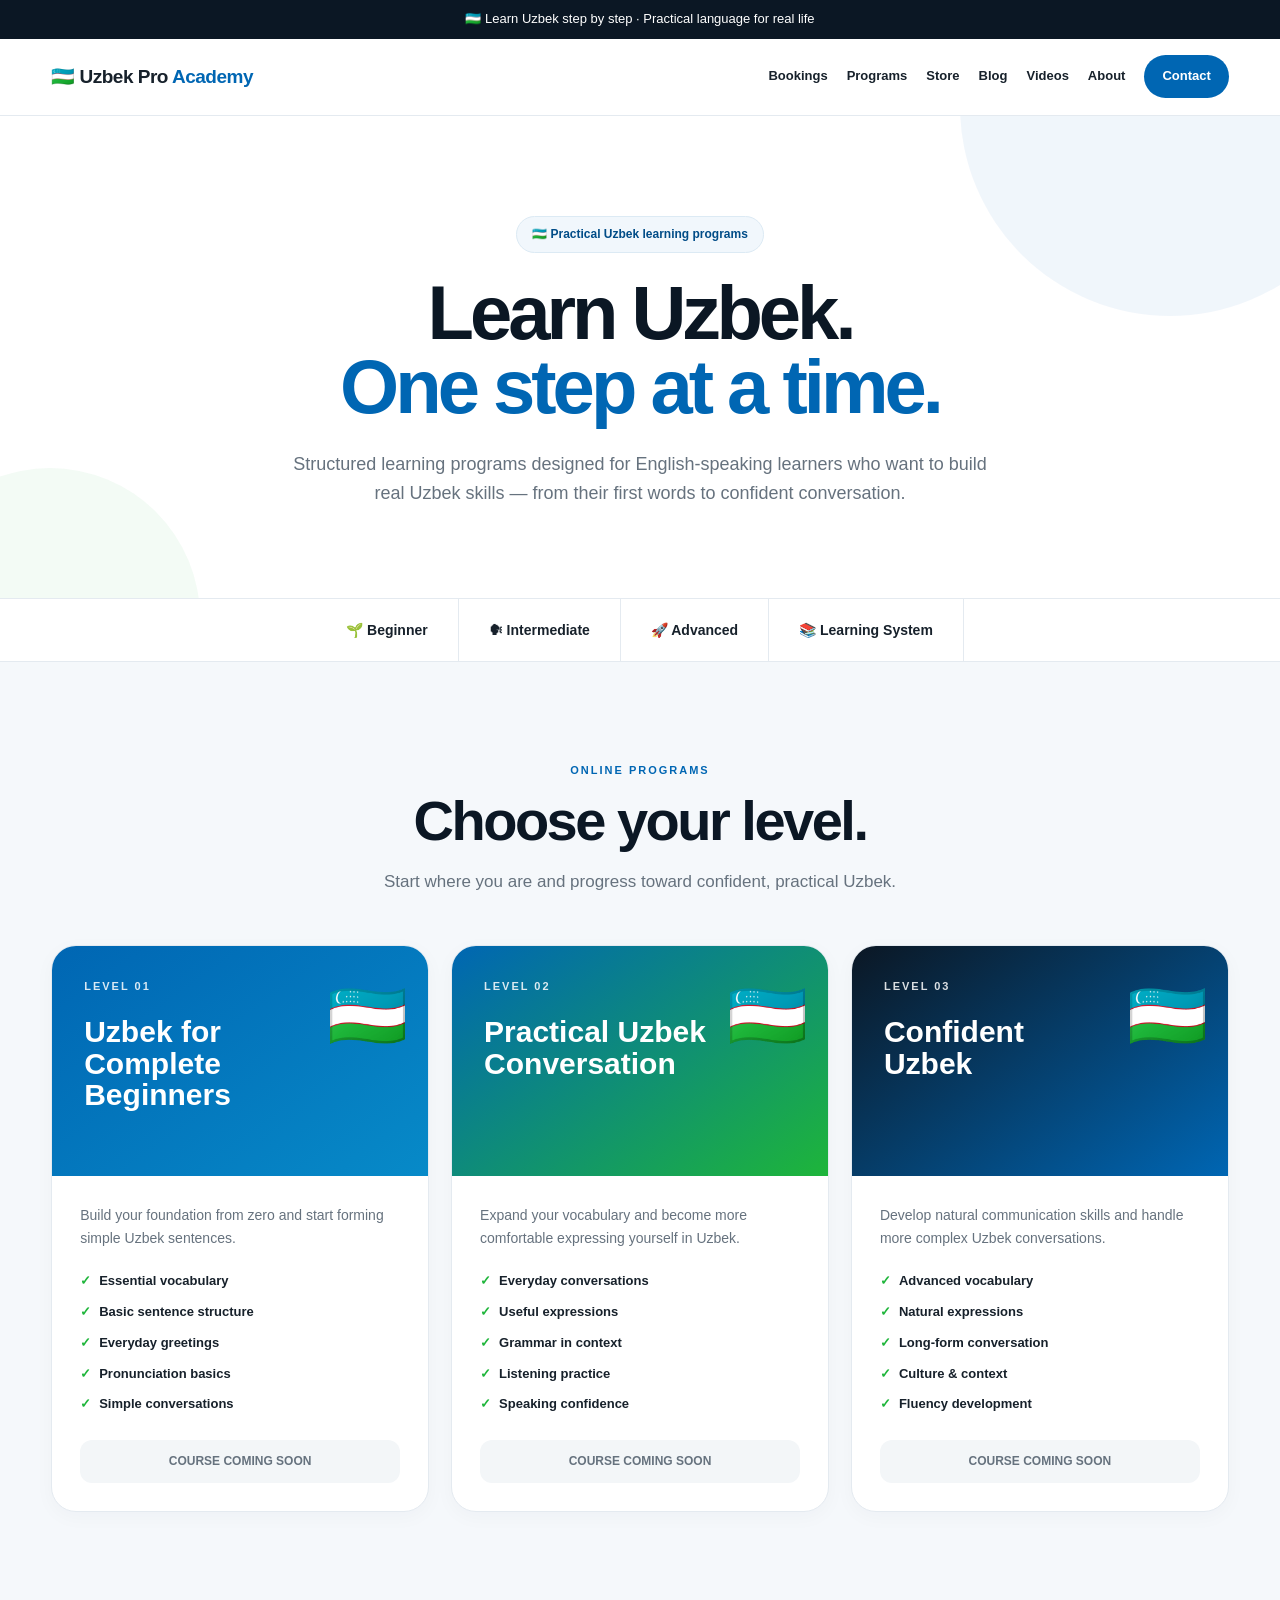
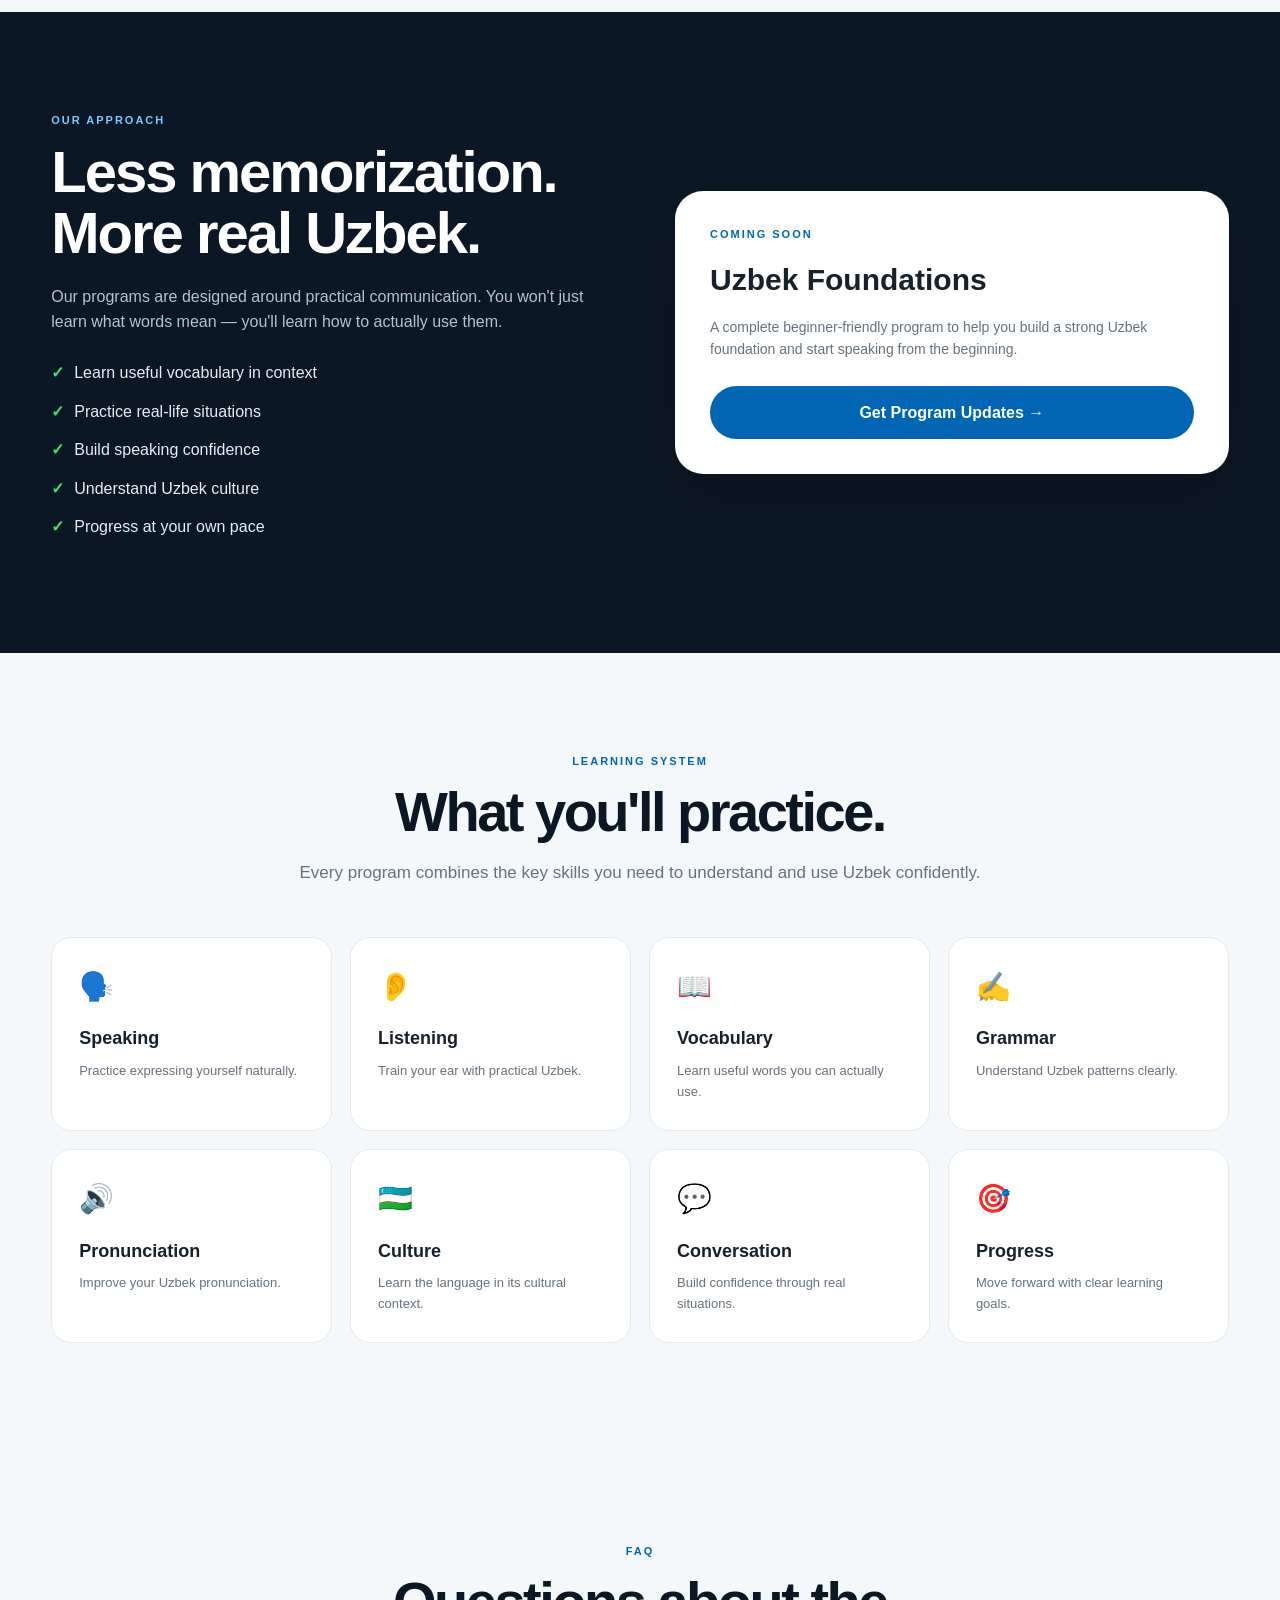
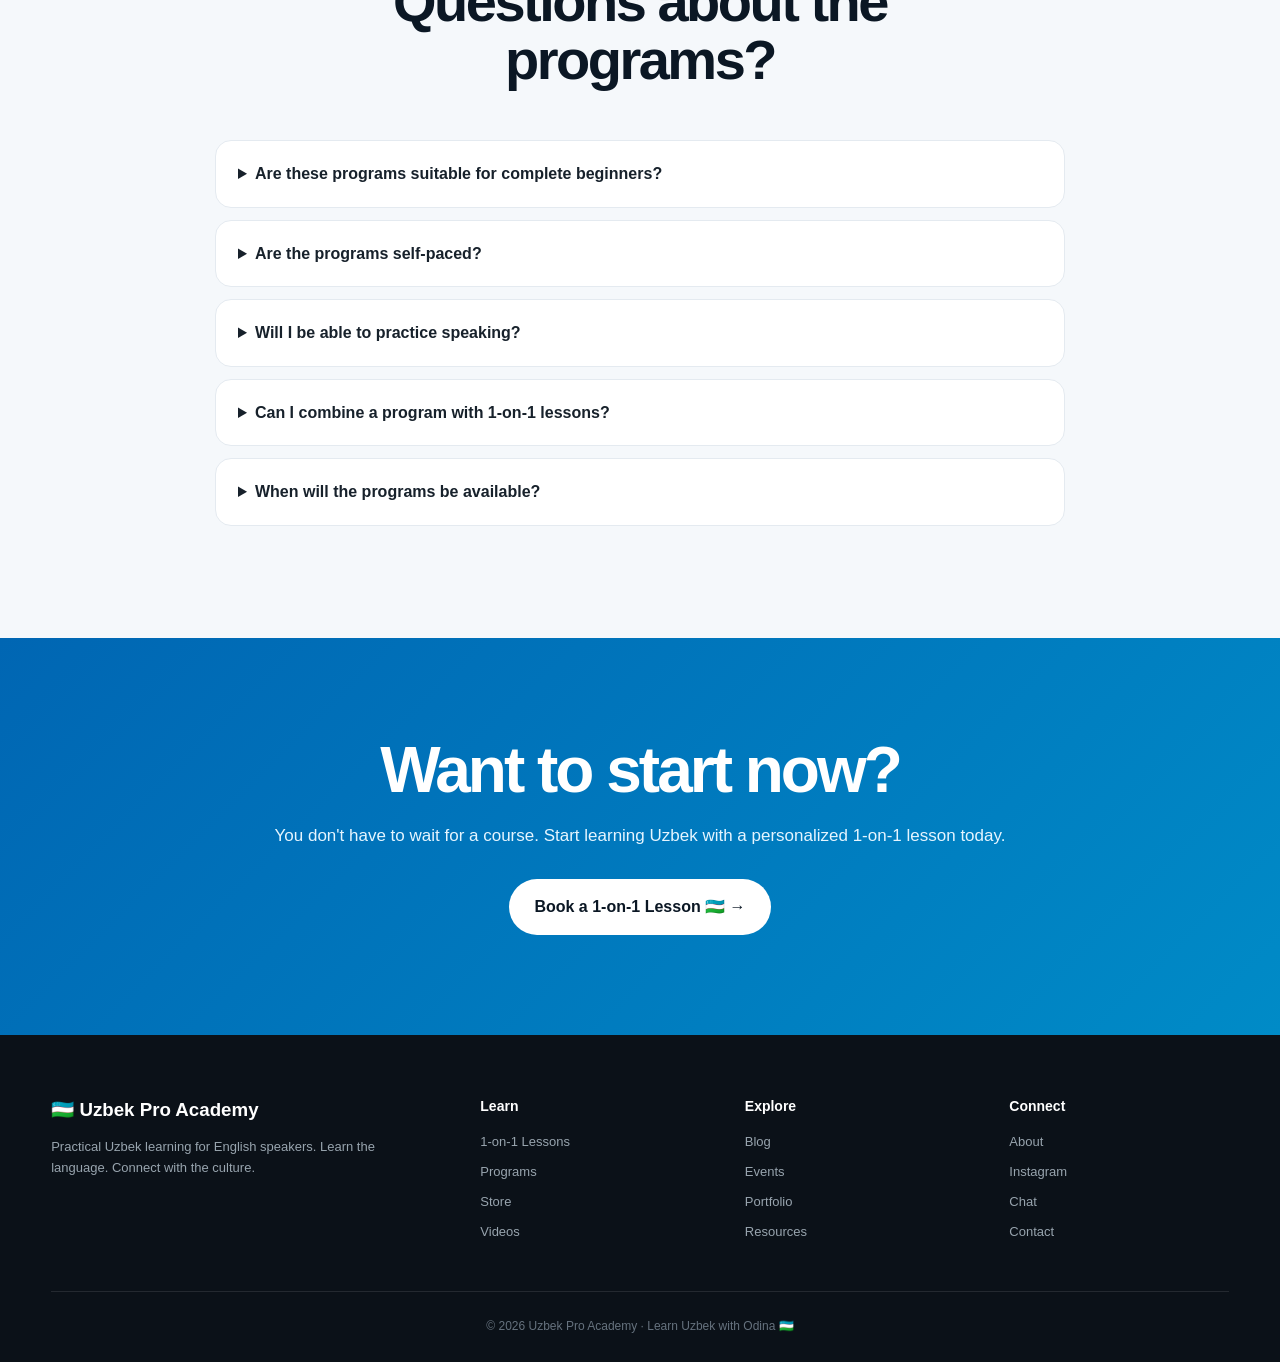
<file: Programs.html>
<!DOCTYPE html>
<html lang="en">
<head>
  <meta charset="UTF-8">
  <meta name="viewport" content="width=device-width, initial-scale=1.0">

  <title>Online Programs | Uzbek Pro Academy</title>

  <meta name="description"
        content="Explore practical Uzbek learning programs for English speakers at Uzbek Pro Academy. Learn Uzbek step by step with vocabulary, grammar and speaking practice.">

  <meta name="theme-color" content="#0066B3">

  <style>

    :root {
      --blue: #0066B3;
      --blue-dark: #004C87;
      --green: #1EB53A;
      --red: #CE1126;
      --navy: #0B1724;
      --text: #17212B;
      --muted: #66727E;
      --light: #F5F8FB;
      --white: #FFFFFF;
      --border: #E4EAF0;
      --shadow: 0 20px 60px rgba(15,42,67,.10);
      --max: 1180px;
    }

    * {
      margin: 0;
      padding: 0;
      box-sizing: border-box;
    }

    html {
      scroll-behavior: smooth;
    }

    body {
      font-family:
        Inter,
        -apple-system,
        BlinkMacSystemFont,
        "Segoe UI",
        Arial,
        sans-serif;
      color: var(--text);
      background: var(--light);
      line-height: 1.6;
    }

    a {
      text-decoration: none;
      color: inherit;
    }

    .container {
      width: min(92%, var(--max));
      margin: auto;
    }


    /* TOP BAR */

    .topbar {
      background: var(--navy);
      color: white;
      text-align: center;
      padding: 9px 15px;
      font-size: 13px;
    }


    /* NAVIGATION */

    header {
      position: sticky;
      top: 0;
      z-index: 1000;
      background: rgba(255,255,255,.96);
      backdrop-filter: blur(14px);
      border-bottom: 1px solid var(--border);
    }

    .nav {
      min-height: 76px;
      display: flex;
      align-items: center;
      justify-content: space-between;
      gap: 25px;
    }

    .logo {
      font-size: 19px;
      font-weight: 850;
      white-space: nowrap;
      letter-spacing: -.5px;
    }

    .logo span {
      color: var(--blue);
    }

    .nav-links {
      display: flex;
      align-items: center;
      gap: 19px;
      font-size: 13px;
      font-weight: 650;
    }

    .nav-links a {
      transition: .2s;
    }

    .nav-links a:hover {
      color: var(--blue);
    }

    .nav-button {
      background: var(--blue);
      color: white !important;
      padding: 11px 18px;
      border-radius: 999px;
    }

    .nav-button:hover {
      background: var(--blue-dark);
    }


    /* HERO */

    .hero {
      background: white;
      padding: 100px 0 90px;
      text-align: center;
      position: relative;
      overflow: hidden;
    }

    .hero::before {
      content: "";
      position: absolute;
      width: 420px;
      height: 420px;
      background: rgba(0,102,179,.06);
      border-radius: 50%;
      top: -220px;
      right: -100px;
    }

    .hero::after {
      content: "";
      position: absolute;
      width: 300px;
      height: 300px;
      background: rgba(30,181,58,.05);
      border-radius: 50%;
      bottom: -170px;
      left: -100px;
    }

    .hero-content {
      position: relative;
      z-index: 2;
      max-width: 850px;
      margin: auto;
    }

    .eyebrow {
      display: inline-flex;
      padding: 8px 15px;
      background: #F1F7FC;
      border: 1px solid #DCEAF4;
      color: var(--blue-dark);
      border-radius: 999px;
      font-size: 12px;
      font-weight: 800;
      margin-bottom: 23px;
    }

    .hero h1 {
      font-size: clamp(48px,7vw,76px);
      line-height: .98;
      letter-spacing: -4px;
      color: var(--navy);
      margin-bottom: 25px;
    }

    .hero h1 span {
      color: var(--blue);
    }

    .hero p {
      max-width: 700px;
      margin: auto;
      color: var(--muted);
      font-size: 18px;
    }


    /* LEVEL NAVIGATION */

    .level-nav {
      background: white;
      border-top: 1px solid var(--border);
      border-bottom: 1px solid var(--border);
    }

    .level-links {
      display: flex;
      justify-content: center;
      flex-wrap: wrap;
    }

    .level-links a {
      padding: 20px 30px;
      font-size: 14px;
      font-weight: 750;
      border-right: 1px solid var(--border);
      transition: .2s;
    }

    .level-links a:hover {
      background: #F5F9FC;
      color: var(--blue);
    }


    /* SECTIONS */

    section {
      padding: 100px 0;
    }

    .section-heading {
      max-width: 720px;
      margin-bottom: 50px;
    }

    .center {
      margin-left: auto;
      margin-right: auto;
      text-align: center;
    }

    .label {
      color: var(--blue);
      text-transform: uppercase;
      letter-spacing: 2px;
      font-size: 11px;
      font-weight: 850;
      margin-bottom: 12px;
    }

    .section-heading h2 {
      font-size: clamp(38px,5vw,56px);
      line-height: 1.05;
      letter-spacing: -2.5px;
      color: var(--navy);
      margin-bottom: 18px;
    }

    .section-heading p {
      color: var(--muted);
      font-size: 17px;
    }


    /* PROGRAM CARDS */

    .programs {
      display: grid;
      grid-template-columns: repeat(3,1fr);
      gap: 22px;
    }

    .program {
      background: white;
      border: 1px solid var(--border);
      border-radius: 25px;
      overflow: hidden;
      transition: .25s;
      box-shadow: 0 5px 20px rgba(15,42,67,.03);
    }

    .program:hover {
      transform: translateY(-7px);
      box-shadow: var(--shadow);
    }

    .program-top {
      padding: 32px;
      min-height: 230px;
      color: white;
      position: relative;
      overflow: hidden;
    }

    .beginner {
      background: linear-gradient(145deg,#0066B3,#078AC8);
    }

    .intermediate {
      background: linear-gradient(145deg,#0066B3,#1EB53A);
    }

    .advanced {
      background: linear-gradient(145deg,#0B1724,#0066B3);
    }

    .program-top::after {
      content: "🇺🇿";
      position: absolute;
      right: 20px;
      top: 18px;
      font-size: 65px;
    }

    .level {
      position: relative;
      z-index: 2;
      font-size: 11px;
      text-transform: uppercase;
      letter-spacing: 2px;
      font-weight: 850;
      opacity: .85;
    }

    .program-top h3 {
      position: relative;
      z-index: 2;
      font-size: 30px;
      line-height: 1.05;
      margin-top: 20px;
      max-width: 230px;
    }

    .program-body {
      padding: 28px;
    }

    .program-body p {
      color: var(--muted);
      font-size: 14px;
      margin-bottom: 22px;
    }

    .features {
      list-style: none;
      margin-bottom: 25px;
    }

    .features li {
      margin-bottom: 10px;
      font-size: 13px;
      font-weight: 600;
    }

    .features li::before {
      content: "✓";
      color: var(--green);
      font-weight: 900;
      margin-right: 8px;
    }

    .coming {
      display: block;
      padding: 12px;
      border-radius: 12px;
      background: #F3F6F8;
      color: var(--muted);
      text-align: center;
      font-size: 12px;
      font-weight: 750;
    }


    /* FEATURED PROGRAM */

    .featured {
      background: var(--navy);
      color: white;
    }

    .featured-grid {
      display: grid;
      grid-template-columns: 1fr 1fr;
      gap: 70px;
      align-items: center;
    }

    .featured .label {
      color: #7CC9FF;
    }

    .featured h2 {
      font-size: clamp(38px,5vw,58px);
      line-height: 1.05;
      letter-spacing: -2px;
      margin-bottom: 20px;
    }

    .featured p {
      color: #B7C2CC;
      font-size: 16px;
      margin-bottom: 25px;
    }

    .featured-list {
      list-style: none;
    }

    .featured-list li {
      margin-bottom: 13px;
      color: #E7EDF2;
    }

    .featured-list li::before {
      content: "✓";
      color: #52D96D;
      font-weight: 900;
      margin-right: 10px;
    }

    .featured-card {
      background: white;
      color: var(--text);
      border-radius: 28px;
      padding: 35px;
      box-shadow: 0 25px 70px rgba(0,0,0,.2);
    }

    .featured-card .mini-label {
      color: var(--blue);
      font-size: 11px;
      text-transform: uppercase;
      letter-spacing: 2px;
      font-weight: 850;
    }

    .featured-card h3 {
      font-size: 30px;
      margin: 12px 0;
    }

    .featured-card p {
      color: var(--muted);
      font-size: 14px;
    }

    .fake-button {
      display: block;
      text-align: center;
      margin-top: 25px;
      padding: 14px;
      background: var(--blue);
      color: white;
      border-radius: 999px;
      font-weight: 800;
    }


    /* LEARNING SYSTEM */

    .learning-grid {
      display: grid;
      grid-template-columns: repeat(4,1fr);
      gap: 18px;
    }

    .learning-item {
      background: white;
      border: 1px solid var(--border);
      border-radius: 20px;
      padding: 27px;
    }

    .learning-item .icon {
      font-size: 28px;
      margin-bottom: 15px;
    }

    .learning-item h3 {
      font-size: 18px;
      margin-bottom: 8px;
    }

    .learning-item p {
      color: var(--muted);
      font-size: 13px;
    }


    /* FAQ */

    .faq {
      max-width: 850px;
      margin: auto;
    }

    details {
      background: white;
      border: 1px solid var(--border);
      border-radius: 16px;
      padding: 20px 22px;
      margin-bottom: 12px;
    }

    summary {
      cursor: pointer;
      font-weight: 750;
    }

    details p {
      padding-top: 13px;
      color: var(--muted);
      font-size: 14px;
    }


    /* CTA */

    .cta {
      background: linear-gradient(135deg,#0066B3,#008BC7);
      color: white;
      text-align: center;
    }

    .cta-box {
      max-width: 800px;
      margin: auto;
    }

    .cta h2 {
      font-size: clamp(40px,6vw,64px);
      line-height: 1;
      letter-spacing: -3px;
      margin-bottom: 20px;
    }

    .cta p {
      color: #E5F5FF;
      margin-bottom: 30px;
      font-size: 17px;
    }

    .cta-button {
      display: inline-block;
      padding: 15px 25px;
      background: white;
      color: var(--navy);
      border-radius: 999px;
      font-weight: 850;
    }


    /* FOOTER */

    footer {
      background: #0B1118;
      color: white;
      padding: 60px 0 25px;
    }

    .footer-grid {
      display: grid;
      grid-template-columns: 1.4fr .8fr .8fr .8fr;
      gap: 45px;
      padding-bottom: 40px;
      border-bottom: 1px solid rgba(255,255,255,.1);
    }

    footer h3 {
      margin-bottom: 12px;
    }

    footer h4 {
      margin-bottom: 15px;
      font-size: 14px;
    }

    footer p,
    footer a {
      color: #98A4AE;
      font-size: 13px;
    }

    footer a {
      display: block;
      margin-bottom: 9px;
    }

    footer a:hover {
      color: white;
    }

    .copyright {
      text-align: center;
      color: #66727E;
      padding-top: 25px;
      font-size: 12px;
    }


    /* MOBILE */

    @media(max-width:1000px) {

      .nav-links a:not(.nav-button) {
        display: none;
      }

      .programs {
        grid-template-columns: 1fr;
      }

      .featured-grid {
        grid-template-columns: 1fr;
      }

      .learning-grid {
        grid-template-columns: repeat(2,1fr);
      }

      .footer-grid {
        grid-template-columns: repeat(2,1fr);
      }
    }

    @media(max-width:600px) {

      .hero {
        padding: 75px 0;
      }

      .hero h1 {
        font-size: 48px;
        letter-spacing: -3px;
      }

      section {
        padding: 75px 0;
      }

      .level-links a {
        padding: 15px;
        font-size: 12px;
      }

      .learning-grid {
        grid-template-columns: 1fr;
      }

      .footer-grid {
        grid-template-columns: 1fr;
      }
    }

  </style>
</head>


<body>


  <!-- TOP BAR -->

  <div class="topbar">
    🇺🇿 Learn Uzbek step by step · Practical language for real life
  </div>


  <!-- NAVIGATION -->

  <header>

    <div class="container nav">

      <a href="index.html" class="logo">
        🇺🇿 Uzbek Pro <span>Academy</span>
      </a>

      <nav class="nav-links">

        <a href="bookings.html">Bookings</a>
        <a href="programs.html">Programs</a>
        <a href="store.html">Store</a>
        <a href="blog.html">Blog</a>
        <a href="videos.html">Videos</a>
        <a href="about.html">About</a>

        <a href="contact.html" class="nav-button">
          Contact
        </a>

      </nav>

    </div>

  </header>


  <main>


    <!-- HERO -->

    <section class="hero">

      <div class="container hero-content">

        <div class="eyebrow">
          🇺🇿 Practical Uzbek learning programs
        </div>

        <h1>
          Learn Uzbek.<br>
          <span>One step at a time.</span>
        </h1>

        <p>
          Structured learning programs designed for
          English-speaking learners who want to build
          real Uzbek skills — from their first words
          to confident conversation.
        </p>

      </div>

    </section>


    <!-- LEVEL NAV -->

    <div class="level-nav">

      <div class="container level-links">

        <a href="#beginner">🌱 Beginner</a>

        <a href="#intermediate">🗣 Intermediate</a>

        <a href="#advanced">🚀 Advanced</a>

        <a href="#system">📚 Learning System</a>

      </div>

    </div>


    <!-- PROGRAMS -->

    <section>

      <div class="container">

        <div class="section-heading center">

          <div class="label">
            Online Programs
          </div>

          <h2>
            Choose your level.
          </h2>

          <p>
            Start where you are and progress toward
            confident, practical Uzbek.
          </p>

        </div>


        <div class="programs">


          <!-- BEGINNER -->

          <article class="program" id="beginner">

            <div class="program-top beginner">

              <div class="level">
                Level 01
              </div>

              <h3>
                Uzbek for Complete Beginners
              </h3>

            </div>

            <div class="program-body">

              <p>
                Build your foundation from zero and
                start forming simple Uzbek sentences.
              </p>

              <ul class="features">

                <li>Essential vocabulary</li>
                <li>Basic sentence structure</li>
                <li>Everyday greetings</li>
                <li>Pronunciation basics</li>
                <li>Simple conversations</li>

              </ul>

              <span class="coming">
                COURSE COMING SOON
              </span>

            </div>

          </article>


          <!-- INTERMEDIATE -->

          <article class="program" id="intermediate">

            <div class="program-top intermediate">

              <div class="level">
                Level 02
              </div>

              <h3>
                Practical Uzbek Conversation
              </h3>

            </div>

            <div class="program-body">

              <p>
                Expand your vocabulary and become more
                comfortable expressing yourself in Uzbek.
              </p>

              <ul class="features">

                <li>Everyday conversations</li>
                <li>Useful expressions</li>
                <li>Grammar in context</li>
                <li>Listening practice</li>
                <li>Speaking confidence</li>

              </ul>

              <span class="coming">
                COURSE COMING SOON
              </span>

            </div>

          </article>


          <!-- ADVANCED -->

          <article class="program" id="advanced">

            <div class="program-top advanced">

              <div class="level">
                Level 03
              </div>

              <h3>
                Confident Uzbek
              </h3>

            </div>

            <div class="program-body">

              <p>
                Develop natural communication skills and
                handle more complex Uzbek conversations.
              </p>

              <ul class="features">

                <li>Advanced vocabulary</li>
                <li>Natural expressions</li>
                <li>Long-form conversation</li>
                <li>Culture & context</li>
                <li>Fluency development</li>

              </ul>

              <span class="coming">
                COURSE COMING SOON
              </span>

            </div>

          </article>


        </div>

      </div>

    </section>


    <!-- FEATURED -->

    <section class="featured">

      <div class="container featured-grid">

        <div>

          <div class="label">
            Our approach
          </div>

          <h2>
            Less memorization.<br>
            More real Uzbek.
          </h2>

          <p>
            Our programs are designed around practical
            communication. You won't just learn what words
            mean — you'll learn how to actually use them.
          </p>

          <ul class="featured-list">

            <li>Learn useful vocabulary in context</li>

            <li>Practice real-life situations</li>

            <li>Build speaking confidence</li>

            <li>Understand Uzbek culture</li>

            <li>Progress at your own pace</li>

          </ul>

        </div>


        <div class="featured-card">

          <div class="mini-label">
            Coming soon
          </div>

          <h3>
            Uzbek Foundations
          </h3>

          <p>
            A complete beginner-friendly program to help
            you build a strong Uzbek foundation and start
            speaking from the beginning.
          </p>

          <a href="contact.html" class="fake-button">
            Get Program Updates →
          </a>

        </div>

      </div>

    </section>


    <!-- LEARNING SYSTEM -->

    <section id="system">

      <div class="container">

        <div class="section-heading center">

          <div class="label">
            Learning System
          </div>

          <h2>
            What you'll practice.
          </h2>

          <p>
            Every program combines the key skills you need
            to understand and use Uzbek confidently.
          </p>

        </div>


        <div class="learning-grid">


          <div class="learning-item">

            <div class="icon">🗣️</div>

            <h3>Speaking</h3>

            <p>
              Practice expressing yourself naturally.
            </p>

          </div>


          <div class="learning-item">

            <div class="icon">👂</div>

            <h3>Listening</h3>

            <p>
              Train your ear with practical Uzbek.
            </p>

          </div>


          <div class="learning-item">

            <div class="icon">📖</div>

            <h3>Vocabulary</h3>

            <p>
              Learn useful words you can actually use.
            </p>

          </div>


          <div class="learning-item">

            <div class="icon">✍️</div>

            <h3>Grammar</h3>

            <p>
              Understand Uzbek patterns clearly.
            </p>

          </div>


          <div class="learning-item">

            <div class="icon">🔊</div>

            <h3>Pronunciation</h3>

            <p>
              Improve your Uzbek pronunciation.
            </p>

          </div>


          <div class="learning-item">

            <div class="icon">🇺🇿</div>

            <h3>Culture</h3>

            <p>
              Learn the language in its cultural context.
            </p>

          </div>


          <div class="learning-item">

            <div class="icon">💬</div>

            <h3>Conversation</h3>

            <p>
              Build confidence through real situations.
            </p>

          </div>


          <div class="learning-item">

            <div class="icon">🎯</div>

            <h3>Progress</h3>

            <p>
              Move forward with clear learning goals.
            </p>

          </div>


        </div>

      </div>

    </section>


    <!-- FAQ -->

    <section>

      <div class="container">

        <div class="section-heading center">

          <div class="label">
            FAQ
          </div>

          <h2>
            Questions about the programs?
          </h2>

        </div>


        <div class="faq">


          <details>

            <summary>
              Are these programs suitable for complete beginners?
            </summary>

            <p>
              Yes. The beginner program is designed for
              learners who are starting Uzbek from zero.
            </p>

          </details>


          <details>

            <summary>
              Are the programs self-paced?
            </summary>

            <p>
              The final format will depend on the individual
              program. More details will be available when
              each course launches.
            </p>

          </details>


          <details>

            <summary>
              Will I be able to practice speaking?
            </summary>

            <p>
              Speaking and practical communication are central
              to the Uzbek Pro Academy learning approach.
            </p>

          </details>


          <details>

            <summary>
              Can I combine a program with 1-on-1 lessons?
            </summary>

            <p>
              Yes. Private lessons can complement structured
              learning programs and provide additional
              personalized speaking practice.
            </p>

          </details>


          <details>

            <summary>
              When will the programs be available?
            </summary>

            <p>
              New programs will be added as they are developed.
              Check back here or contact Odina for updates.
            </p>

          </details>


        </div>

      </div>

    </section>


    <!-- CTA -->

    <section class="cta">

      <div class="container">

        <div class="cta-box">

          <h2>
            Want to start now?
          </h2>

          <p>
            You don't have to wait for a course.
            Start learning Uzbek with a personalized
            1-on-1 lesson today.
          </p>

          <a href="bookings.html" class="cta-button">
            Book a 1-on-1 Lesson 🇺🇿 →
          </a>

        </div>

      </div>

    </section>


  </main>


  <!-- FOOTER -->

  <footer>

    <div class="container">

      <div class="footer-grid">


        <div>

          <h3>
            🇺🇿 Uzbek Pro Academy
          </h3>

          <p>
            Practical Uzbek learning for English speakers.
            Learn the language. Connect with the culture.
          </p>

        </div>


        <div>

          <h4>Learn</h4>

          <a href="bookings.html">1-on-1 Lessons</a>
          <a href="programs.html">Programs</a>
          <a href="store.html">Store</a>
          <a href="videos.html">Videos</a>

        </div>


        <div>

          <h4>Explore</h4>

          <a href="blog.html">Blog</a>
          <a href="events.html">Events</a>
          <a href="portfolio.html">Portfolio</a>
          <a href="files.html">Resources</a>

        </div>


        <div>

          <h4>Connect</h4>

          <a href="about.html">About</a>
          <a href="instagram.html">Instagram</a>
          <a href="chat.html">Chat</a>
          <a href="contact.html">Contact</a>

        </div>


      </div>


      <div class="copyright">
        © 2026 Uzbek Pro Academy · Learn Uzbek with Odina 🇺🇿
      </div>

    </div>

  </footer>


</body>
  </html>
</file>
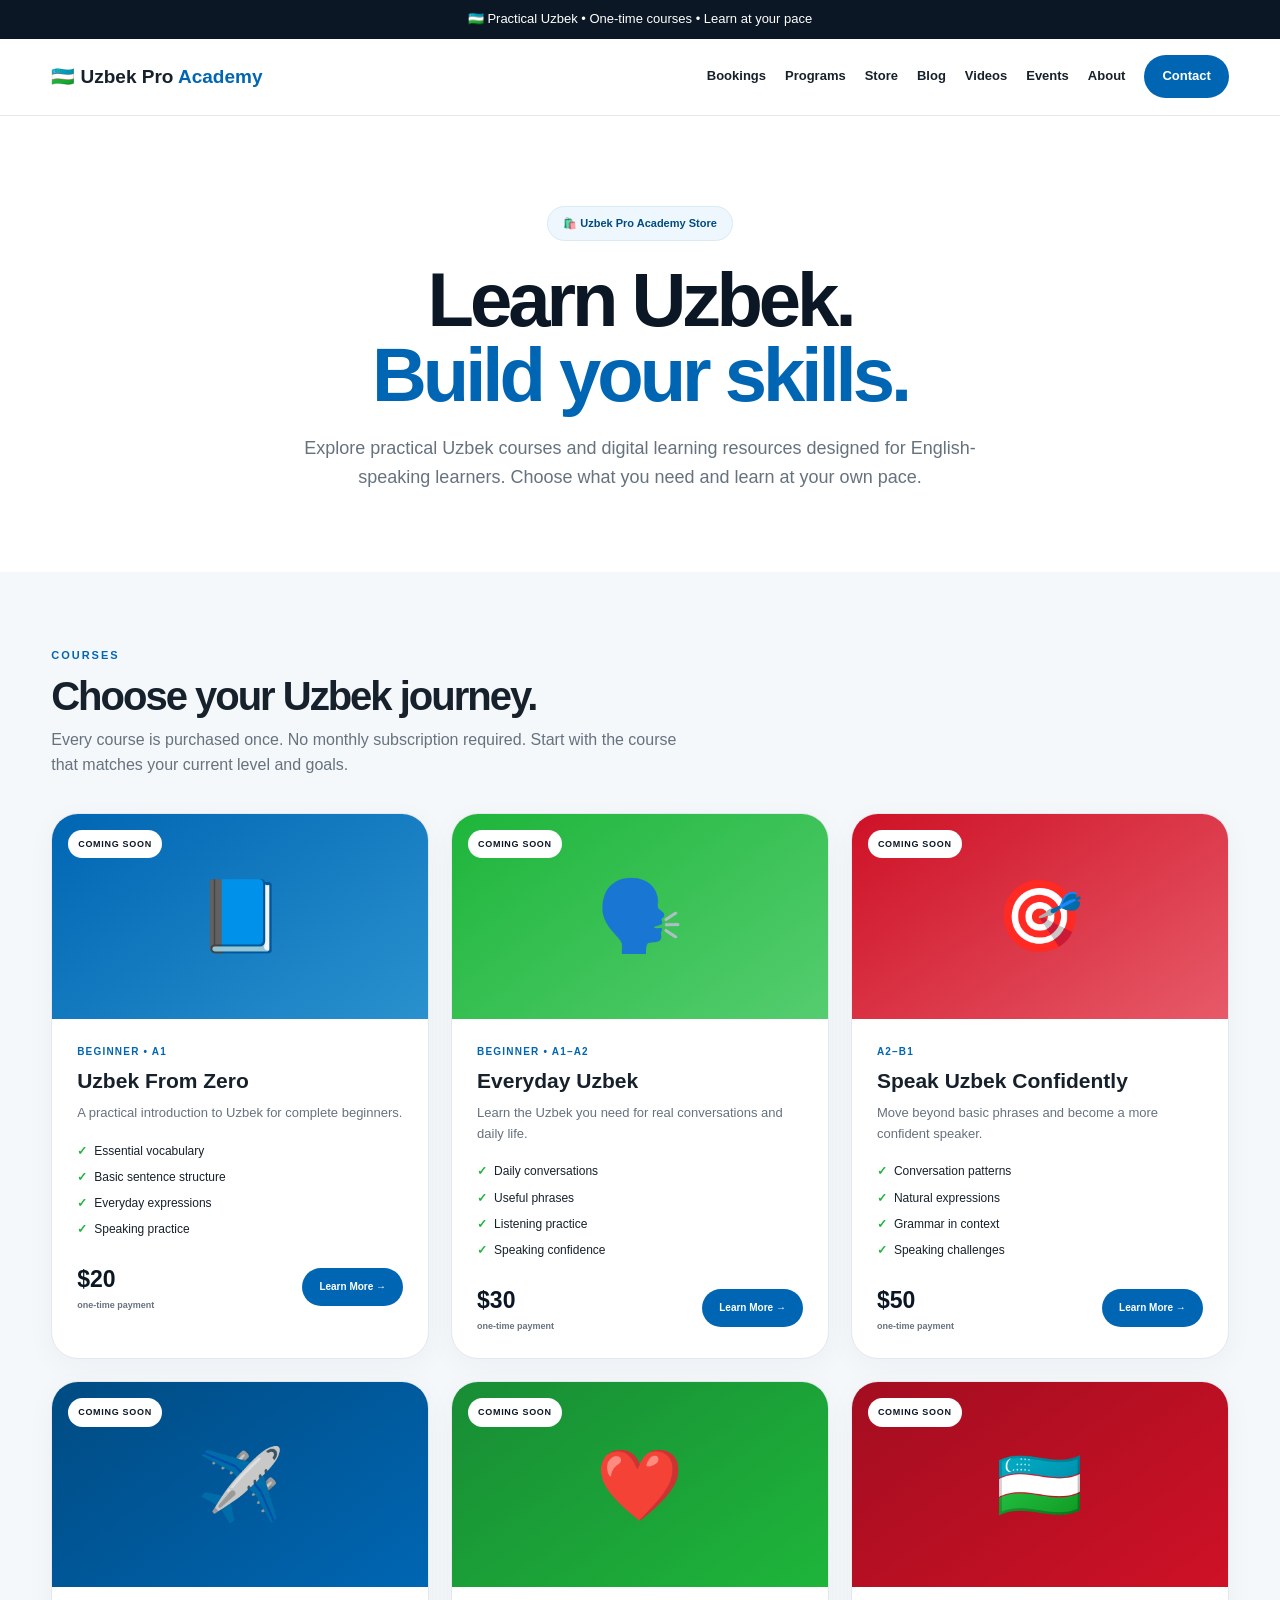
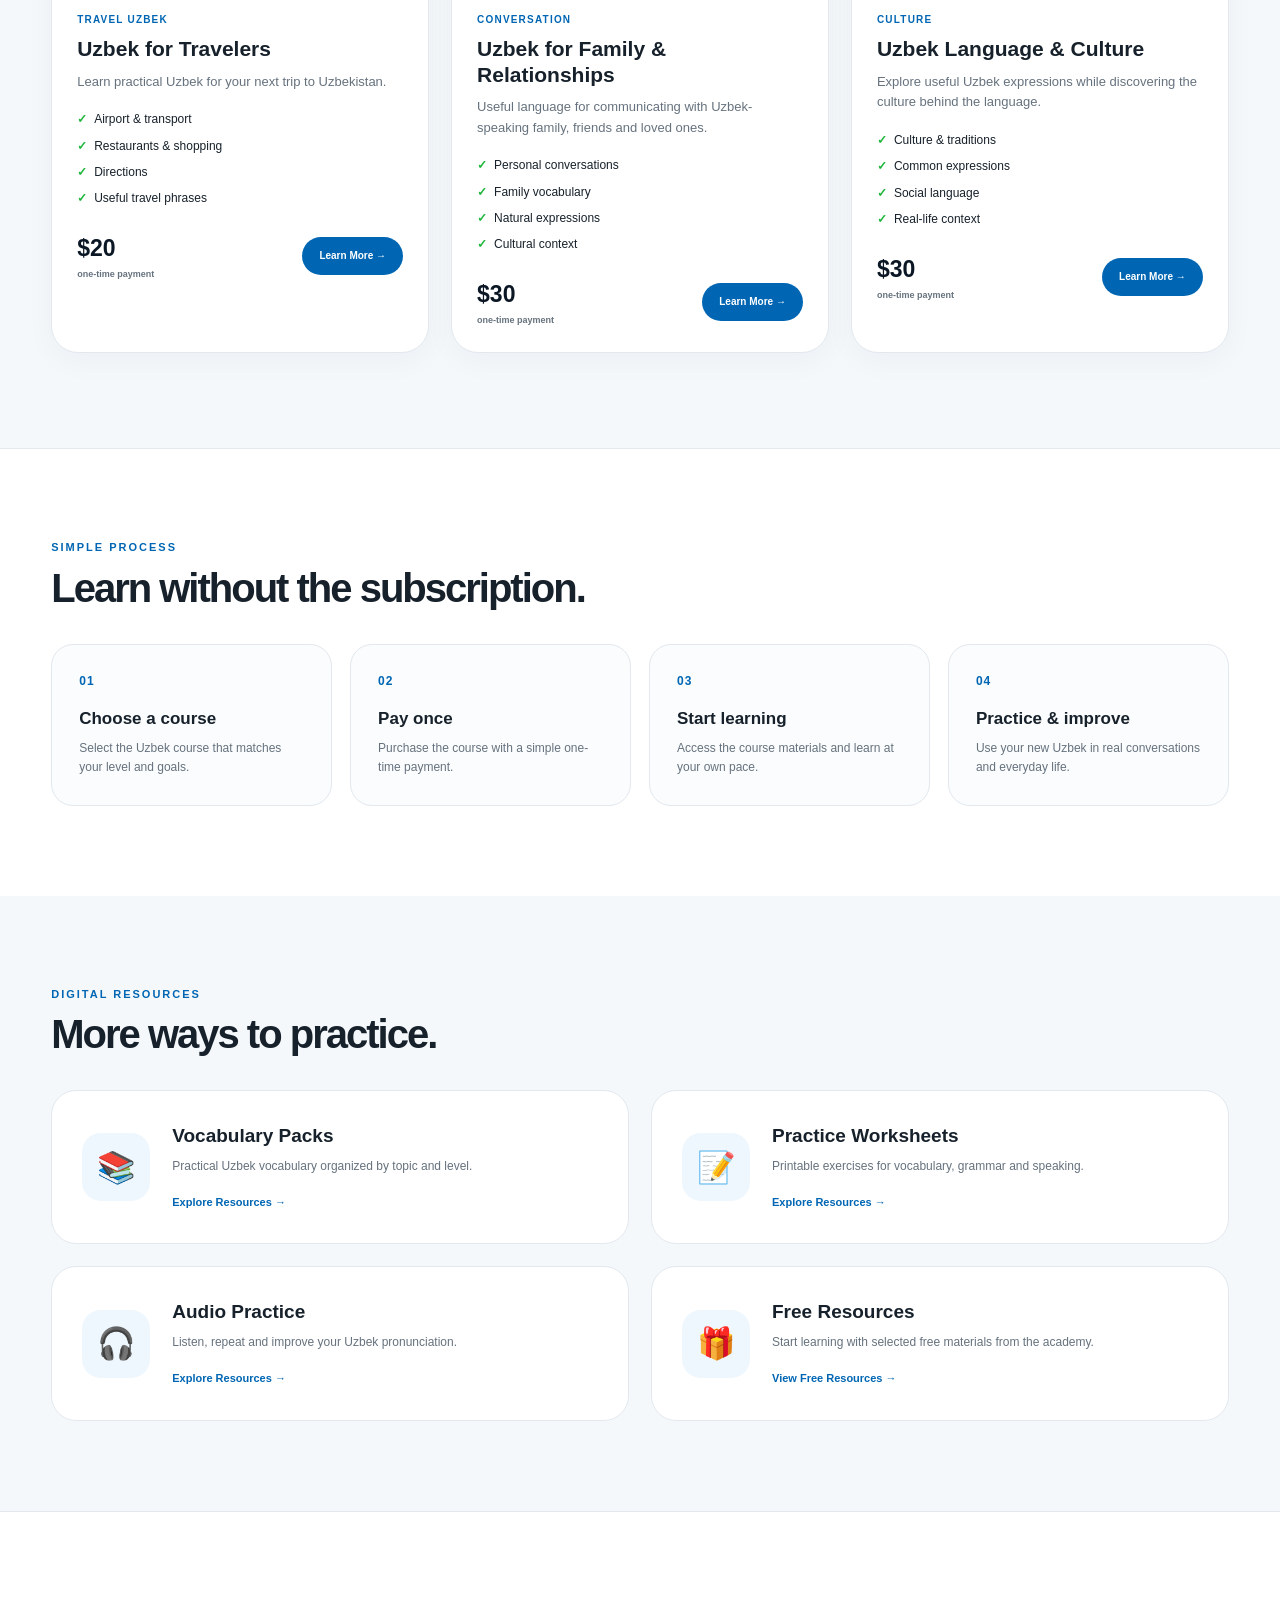
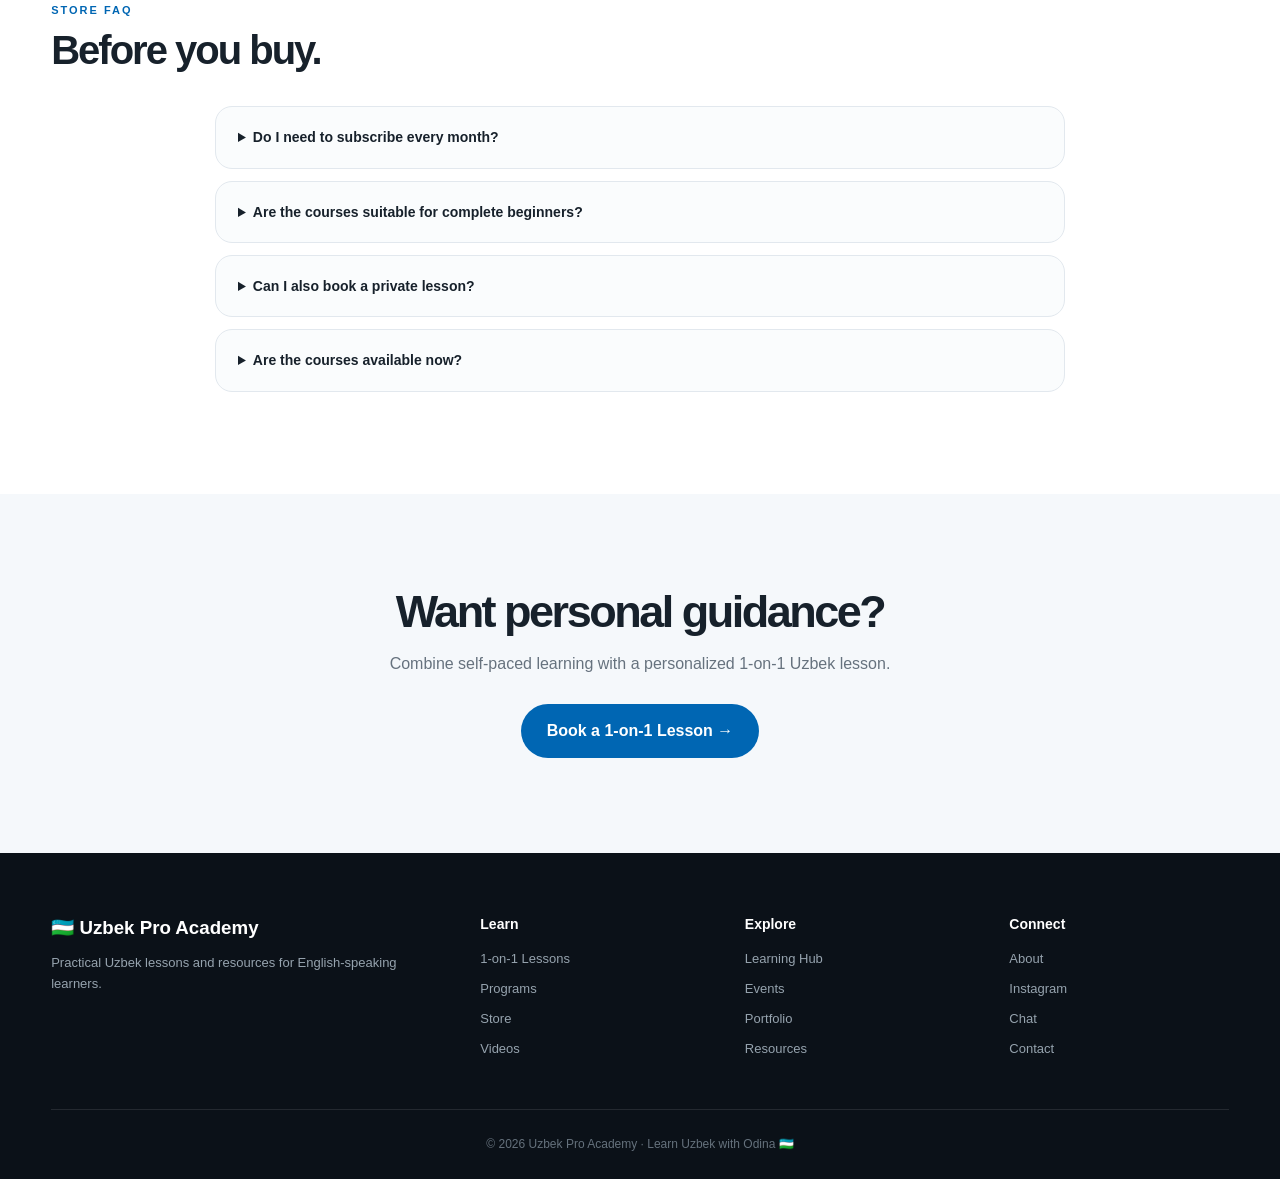
<file: store.html>
<!DOCTYPE html>
<html lang="en">
<head>
<meta charset="UTF-8">
<meta name="viewport" content="width=device-width, initial-scale=1.0">

<title>Store | Uzbek Pro Academy</title>

<meta name="description" content="Learn Uzbek with practical courses, vocabulary packs and digital learning resources from Uzbek Pro Academy.">

<style>
:root{
  --blue:#0066B3;
  --blue-dark:#004B82;
  --green:#1EB53A;
  --red:#CE1126;
  --navy:#0B1724;
  --text:#17212B;
  --muted:#66727E;
  --bg:#F5F8FB;
  --white:#fff;
  --border:#E2E8EE;
  --max:1180px;
}

*{
  margin:0;
  padding:0;
  box-sizing:border-box;
}

html{scroll-behavior:smooth;}

body{
  font-family:Inter,-apple-system,BlinkMacSystemFont,"Segoe UI",Arial,sans-serif;
  background:var(--bg);
  color:var(--text);
  line-height:1.6;
}

a{
  text-decoration:none;
  color:inherit;
}

.container{
  width:min(92%,var(--max));
  margin:auto;
}

/* TOP BAR */

.topbar{
  background:var(--navy);
  color:#fff;
  text-align:center;
  padding:9px 15px;
  font-size:13px;
}

/* NAV */

header{
  position:sticky;
  top:0;
  z-index:1000;
  background:rgba(255,255,255,.97);
  backdrop-filter:blur(15px);
  border-bottom:1px solid var(--border);
}

.nav{
  min-height:76px;
  display:flex;
  align-items:center;
  justify-content:space-between;
  gap:25px;
}

.logo{
  font-size:19px;
  font-weight:850;
  white-space:nowrap;
}

.logo span{color:var(--blue);}

.nav-links{
  display:flex;
  align-items:center;
  gap:19px;
  font-size:13px;
  font-weight:750;
}

.nav-links a{transition:.2s;}

.nav-links a:hover{color:var(--blue);}

.nav-button{
  background:var(--blue);
  color:#fff!important;
  padding:11px 18px;
  border-radius:999px;
}

/* HERO */

.hero{
  background:#fff;
  padding:90px 0 80px;
  text-align:center;
}

.eyebrow{
  display:inline-block;
  background:#EEF7FD;
  border:1px solid #D9EAF5;
  color:var(--blue-dark);
  padding:8px 15px;
  border-radius:999px;
  font-size:11px;
  font-weight:850;
  margin-bottom:22px;
}

.hero h1{
  font-size:clamp(48px,7vw,76px);
  line-height:.98;
  letter-spacing:-4px;
  color:var(--navy);
  margin-bottom:22px;
}

.hero h1 span{color:var(--blue);}

.hero p{
  max-width:700px;
  margin:auto;
  color:var(--muted);
  font-size:18px;
}

/* COURSES */

.store{
  padding:75px 0 95px;
}

.section-heading{
  margin-bottom:35px;
}

.label{
  color:var(--blue);
  text-transform:uppercase;
  letter-spacing:2px;
  font-size:11px;
  font-weight:850;
  margin-bottom:10px;
}

.section-heading h2{
  font-size:40px;
  line-height:1.05;
  letter-spacing:-2px;
}

.section-heading p{
  color:var(--muted);
  margin-top:10px;
  max-width:650px;
}

.course-grid{
  display:grid;
  grid-template-columns:repeat(3,1fr);
  gap:22px;
}

.course{
  background:#fff;
  border:1px solid var(--border);
  border-radius:27px;
  overflow:hidden;
  transition:.25s;
  box-shadow:0 8px 30px rgba(10,35,60,.04);
}

.course:hover{
  transform:translateY(-6px);
  box-shadow:0 20px 55px rgba(10,35,60,.10);
}

.course-image{
  min-height:205px;
  display:flex;
  align-items:center;
  justify-content:center;
  font-size:70px;
  position:relative;
}

.course:nth-child(1) .course-image{
  background:linear-gradient(145deg,#0066B3,#2A91CE);
}

.course:nth-child(2) .course-image{
  background:linear-gradient(145deg,#1EB53A,#55CD70);
}

.course:nth-child(3) .course-image{
  background:linear-gradient(145deg,#CE1126,#E75A68);
}

.course:nth-child(4) .course-image{
  background:linear-gradient(145deg,#004B82,#0066B3);
}

.course:nth-child(5) .course-image{
  background:linear-gradient(145deg,#188C35,#1EB53A);
}

.course:nth-child(6) .course-image{
  background:linear-gradient(145deg,#A30D20,#CE1126);
}

.badge{
  position:absolute;
  top:16px;
  left:16px;
  background:#fff;
  color:var(--navy);
  padding:7px 10px;
  border-radius:999px;
  font-size:9px;
  font-weight:900;
  text-transform:uppercase;
  letter-spacing:.7px;
}

.course-content{
  padding:25px;
}

.course-level{
  color:var(--blue);
  font-size:10px;
  font-weight:850;
  text-transform:uppercase;
  letter-spacing:1.2px;
  margin-bottom:8px;
}

.course h3{
  font-size:21px;
  line-height:1.2;
  margin-bottom:10px;
}

.course p{
  color:var(--muted);
  font-size:13px;
  margin-bottom:18px;
}

.features{
  list-style:none;
  margin-bottom:22px;
}

.features li{
  font-size:12px;
  margin:7px 0;
}

.features li::before{
  content:"✓";
  color:var(--green);
  font-weight:900;
  margin-right:7px;
}

.course-bottom{
  display:flex;
  align-items:center;
  justify-content:space-between;
  gap:15px;
}

.price{
  font-size:23px;
  font-weight:900;
  color:var(--navy);
}

.price span{
  display:block;
  font-size:9px;
  color:var(--muted);
  font-weight:600;
}

.buy{
  background:var(--blue);
  color:#fff;
  padding:11px 17px;
  border-radius:999px;
  font-size:10px;
  font-weight:850;
}

/* HOW IT WORKS */

.how{
  background:#fff;
  padding:90px 0;
  border-top:1px solid var(--border);
}

.steps{
  display:grid;
  grid-template-columns:repeat(4,1fr);
  gap:18px;
}

.step{
  border:1px solid var(--border);
  border-radius:22px;
  padding:27px;
  background:#FAFCFD;
}

.number{
  color:var(--blue);
  font-size:12px;
  font-weight:900;
  letter-spacing:1px;
  margin-bottom:14px;
}

.step h3{
  font-size:17px;
  margin-bottom:7px;
}

.step p{
  color:var(--muted);
  font-size:12px;
}

/* DIGITAL PRODUCTS */

.digital{
  padding:90px 0;
}

.digital-grid{
  display:grid;
  grid-template-columns:repeat(2,1fr);
  gap:22px;
}

.digital-card{
  background:#fff;
  border:1px solid var(--border);
  border-radius:25px;
  padding:30px;
  display:flex;
  align-items:center;
  gap:22px;
}

.digital-icon{
  width:68px;
  height:68px;
  flex:none;
  background:#EEF7FD;
  border-radius:19px;
  display:flex;
  align-items:center;
  justify-content:center;
  font-size:31px;
}

.digital-card h3{
  font-size:19px;
  margin-bottom:5px;
}

.digital-card p{
  color:var(--muted);
  font-size:12px;
  margin-bottom:12px;
}

.digital-link{
  color:var(--blue);
  font-size:11px;
  font-weight:850;
}

/* FAQ */

.faq{
  background:#fff;
  padding:90px 0;
  border-top:1px solid var(--border);
}

.faq-grid{
  max-width:850px;
  margin:auto;
}

details{
  background:#FAFCFD;
  border:1px solid var(--border);
  border-radius:17px;
  margin-bottom:12px;
  padding:19px 22px;
}

summary{
  cursor:pointer;
  font-weight:800;
  font-size:14px;
}

details p{
  color:var(--muted);
  font-size:13px;
  padding-top:12px;
}

/* CTA */

.cta{
  padding:95px 0;
  text-align:center;
}

.cta h2{
  font-size:45px;
  line-height:1;
  letter-spacing:-2.5px;
  margin-bottom:17px;
}

.cta p{
  color:var(--muted);
  margin-bottom:28px;
}

.cta-button{
  display:inline-block;
  background:var(--blue);
  color:#fff;
  padding:14px 26px;
  border-radius:999px;
  font-weight:850;
}

/* FOOTER */

footer{
  background:#0B1118;
  color:#fff;
  padding:60px 0 25px;
}

.footer-grid{
  display:grid;
  grid-template-columns:1.4fr .8fr .8fr .8fr;
  gap:45px;
  padding-bottom:40px;
  border-bottom:1px solid rgba(255,255,255,.1);
}

footer h3{margin-bottom:10px;}

footer h4{
  font-size:14px;
  margin-bottom:14px;
}

footer p,
footer a{
  color:#96A3AE;
  font-size:13px;
}

footer a{
  display:block;
  margin-bottom:9px;
}

footer a:hover{color:#fff;}

.copyright{
  text-align:center;
  color:#65717C;
  padding-top:25px;
  font-size:12px;
}

/* MOBILE */

@media(max-width:900px){

  .nav-links a:not(.nav-button){
    display:none;
  }

  .course-grid{
    grid-template-columns:1fr 1fr;
  }

  .steps{
    grid-template-columns:1fr 1fr;
  }

  .footer-grid{
    grid-template-columns:1fr 1fr;
  }
}

@media(max-width:600px){

  .hero{
    padding:65px 0;
  }

  .hero h1{
    font-size:48px;
    letter-spacing:-3px;
  }

  .course-grid,
  .steps,
  .digital-grid{
    grid-template-columns:1fr;
  }

  .section-heading h2{
    font-size:33px;
  }

  .cta h2{
    font-size:37px;
  }

  .footer-grid{
    grid-template-columns:1fr;
  }
}
</style>
</head>

<body>

<div class="topbar">
🇺🇿 Practical Uzbek • One-time courses • Learn at your pace
</div>

<header>
<div class="container nav">

<a href="index.html" class="logo">
🇺🇿 Uzbek Pro <span>Academy</span>
</a>

<nav class="nav-links">
<a href="bookings.html">Bookings</a>
<a href="programs.html">Programs</a>
<a href="store.html">Store</a>
<a href="blog.html">Blog</a>
<a href="videos.html">Videos</a>
<a href="events.html">Events</a>
<a href="about.html">About</a>
<a href="contact.html" class="nav-button">Contact</a>
</nav>

</div>
</header>


<main>

<!-- HERO -->

<section class="hero">

<div class="container">

<div class="eyebrow">
🛍️ Uzbek Pro Academy Store
</div>

<h1>
Learn Uzbek.<br>
<span>Build your skills.</span>
</h1>

<p>
Explore practical Uzbek courses and digital learning resources
designed for English-speaking learners. Choose what you need
and learn at your own pace.
</p>

</div>

</section>


<!-- COURSES -->

<section class="store">

<div class="container">

<div class="section-heading">

<div class="label">
Courses
</div>

<h2>
Choose your Uzbek journey.
</h2>

<p>
Every course is purchased once. No monthly subscription required.
Start with the course that matches your current level and goals.
</p>

</div>


<div class="course-grid">


<!-- COURSE 1 -->

<article class="course">

<div class="course-image">

<div class="badge">Coming Soon</div>

📘

</div>

<div class="course-content">

<div class="course-level">
Beginner • A1
</div>

<h3>
Uzbek From Zero
</h3>

<p>
A practical introduction to Uzbek for complete beginners.
</p>

<ul class="features">
<li>Essential vocabulary</li>
<li>Basic sentence structure</li>
<li>Everyday expressions</li>
<li>Speaking practice</li>
</ul>

<div class="course-bottom">

<div class="price">
$20
<span>one-time payment</span>
</div>

<a href="contact.html" class="buy">
Learn More →
</a>

</div>

</div>

</article>


<!-- COURSE 2 -->

<article class="course">

<div class="course-image">

<div class="badge">Coming Soon</div>

🗣️

</div>

<div class="course-content">

<div class="course-level">
Beginner • A1–A2
</div>

<h3>
Everyday Uzbek
</h3>

<p>
Learn the Uzbek you need for real conversations and daily life.
</p>

<ul class="features">
<li>Daily conversations</li>
<li>Useful phrases</li>
<li>Listening practice</li>
<li>Speaking confidence</li>
</ul>

<div class="course-bottom">

<div class="price">
$30
<span>one-time payment</span>
</div>

<a href="contact.html" class="buy">
Learn More →
</a>

</div>

</div>

</article>


<!-- COURSE 3 -->

<article class="course">

<div class="course-image">

<div class="badge">Coming Soon</div>

🎯

</div>

<div class="course-content">

<div class="course-level">
A2–B1
</div>

<h3>
Speak Uzbek Confidently
</h3>

<p>
Move beyond basic phrases and become a more confident speaker.
</p>

<ul class="features">
<li>Conversation patterns</li>
<li>Natural expressions</li>
<li>Grammar in context</li>
<li>Speaking challenges</li>
</ul>

<div class="course-bottom">

<div class="price">
$50
<span>one-time payment</span>
</div>

<a href="contact.html" class="buy">
Learn More →
</a>

</div>

</div>

</article>


<!-- COURSE 4 -->

<article class="course">

<div class="course-image">

<div class="badge">Coming Soon</div>

✈️

</div>

<div class="course-content">

<div class="course-level">
Travel Uzbek
</div>

<h3>
Uzbek for Travelers
</h3>

<p>
Learn practical Uzbek for your next trip to Uzbekistan.
</p>

<ul class="features">
<li>Airport & transport</li>
<li>Restaurants & shopping</li>
<li>Directions</li>
<li>Useful travel phrases</li>
</ul>

<div class="course-bottom">

<div class="price">
$20
<span>one-time payment</span>
</div>

<a href="contact.html" class="buy">
Learn More →
</a>

</div>

</div>

</article>


<!-- COURSE 5 -->

<article class="course">

<div class="course-image">

<div class="badge">Coming Soon</div>

❤️

</div>

<div class="course-content">

<div class="course-level">
Conversation
</div>

<h3>
Uzbek for Family & Relationships
</h3>

<p>
Useful language for communicating with Uzbek-speaking family,
friends and loved ones.
</p>

<ul class="features">
<li>Personal conversations</li>
<li>Family vocabulary</li>
<li>Natural expressions</li>
<li>Cultural context</li>
</ul>

<div class="course-bottom">

<div class="price">
$30
<span>one-time payment</span>
</div>

<a href="contact.html" class="buy">
Learn More →
</a>

</div>

</div>

</article>


<!-- COURSE 6 -->

<article class="course">

<div class="course-image">

<div class="badge">Coming Soon</div>

🇺🇿

</div>

<div class="course-content">

<div class="course-level">
Culture
</div>

<h3>
Uzbek Language & Culture
</h3>

<p>
Explore useful Uzbek expressions while discovering the culture
behind the language.
</p>

<ul class="features">
<li>Culture & traditions</li>
<li>Common expressions</li>
<li>Social language</li>
<li>Real-life context</li>
</ul>

<div class="course-bottom">

<div class="price">
$30
<span>one-time payment</span>
</div>

<a href="contact.html" class="buy">
Learn More →
</a>

</div>

</div>

</article>


</div>

</div>

</section>


<!-- HOW IT WORKS -->

<section class="how">

<div class="container">

<div class="section-heading">

<div class="label">
Simple process
</div>

<h2>
Learn without the subscription.
</h2>

</div>


<div class="steps">

<div class="step">

<div class="number">01</div>

<h3>
Choose a course
</h3>

<p>
Select the Uzbek course that matches your level and goals.
</p>

</div>


<div class="step">

<div class="number">02</div>

<h3>
Pay once
</h3>

<p>
Purchase the course with a simple one-time payment.
</p>

</div>


<div class="step">

<div class="number">03</div>

<h3>
Start learning
</h3>

<p>
Access the course materials and learn at your own pace.
</p>

</div>


<div class="step">

<div class="number">04</div>

<h3>
Practice & improve
</h3>

<p>
Use your new Uzbek in real conversations and everyday life.
</p>

</div>

</div>

</div>

</section>


<!-- DIGITAL PRODUCTS -->

<section class="digital">

<div class="container">

<div class="section-heading">

<div class="label">
Digital resources
</div>

<h2>
More ways to practice.
</h2>

</div>


<div class="digital-grid">


<div class="digital-card">

<div class="digital-icon">
📚
</div>

<div>

<h3>
Vocabulary Packs
</h3>

<p>
Practical Uzbek vocabulary organized by topic and level.
</p>

<a href="files.html" class="digital-link">
Explore Resources →
</a>

</div>

</div>


<div class="digital-card">

<div class="digital-icon">
📝
</div>

<div>

<h3>
Practice Worksheets
</h3>

<p>
Printable exercises for vocabulary, grammar and speaking.
</p>

<a href="files.html" class="digital-link">
Explore Resources →
</a>

</div>

</div>


<div class="digital-card">

<div class="digital-icon">
🎧
</div>

<div>

<h3>
Audio Practice
</h3>

<p>
Listen, repeat and improve your Uzbek pronunciation.
</p>

<a href="files.html" class="digital-link">
Explore Resources →
</a>

</div>

</div>


<div class="digital-card">

<div class="digital-icon">
🎁
</div>

<div>

<h3>
Free Resources
</h3>

<p>
Start learning with selected free materials from the academy.
</p>

<a href="files.html" class="digital-link">
View Free Resources →
</a>

</div>

</div>


</div>

</div>

</section>


<!-- FAQ -->

<section class="faq">

<div class="container">

<div class="section-heading">

<div class="label">
Store FAQ
</div>

<h2>
Before you buy.
</h2>

</div>


<div class="faq-grid">

<details>
<summary>Do I need to subscribe every month?</summary>
<p>
No. Uzbek Pro Academy courses are designed around one-time payments.
A membership option may be introduced in the future.
</p>
</details>


<details>
<summary>Are the courses suitable for complete beginners?</summary>
<p>
Yes. Beginner courses are designed for students who may know little
or no Uzbek.
</p>
</details>


<details>
<summary>Can I also book a private lesson?</summary>
<p>
Yes. If you want personalized instruction, you can book a
1-on-1 lesson separately.
</p>
</details>


<details>
<summary>Are the courses available now?</summary>
<p>
The academy is currently building its course library.
Individual courses will be added as they become available.
</p>
</details>


</div>

</div>

</section>


<!-- CTA -->

<section class="cta">

<div class="container">

<h2>
Want personal guidance?
</h2>

<p>
Combine self-paced learning with a personalized 1-on-1 Uzbek lesson.
</p>

<a href="bookings.html" class="cta-button">
Book a 1-on-1 Lesson →
</a>

</div>

</section>

</main>


<footer>

<div class="container">

<div class="footer-grid">

<div>

<h3>
🇺🇿 Uzbek Pro Academy
</h3>

<p>
Practical Uzbek lessons and resources for
English-speaking learners.
</p>

</div>


<div>

<h4>Learn</h4>

<a href="bookings.html">1-on-1 Lessons</a>
<a href="programs.html">Programs</a>
<a href="store.html">Store</a>
<a href="videos.html">Videos</a>

</div>


<div>

<h4>Explore</h4>

<a href="blog.html">Learning Hub</a>
<a href="events.html">Events</a>
<a href="portfolio.html">Portfolio</a>
<a href="files.html">Resources</a>

</div>


<div>

<h4>Connect</h4>

<a href="about.html">About</a>
<a href="instagram.html">Instagram</a>
<a href="chat.html">Chat</a>
<a href="contact.html">Contact</a>

</div>

</div>


<div class="copyright">
© 2026 Uzbek Pro Academy · Learn Uzbek with Odina 🇺🇿
</div>

</div>

</footer>

</body>
  </html>
</file>
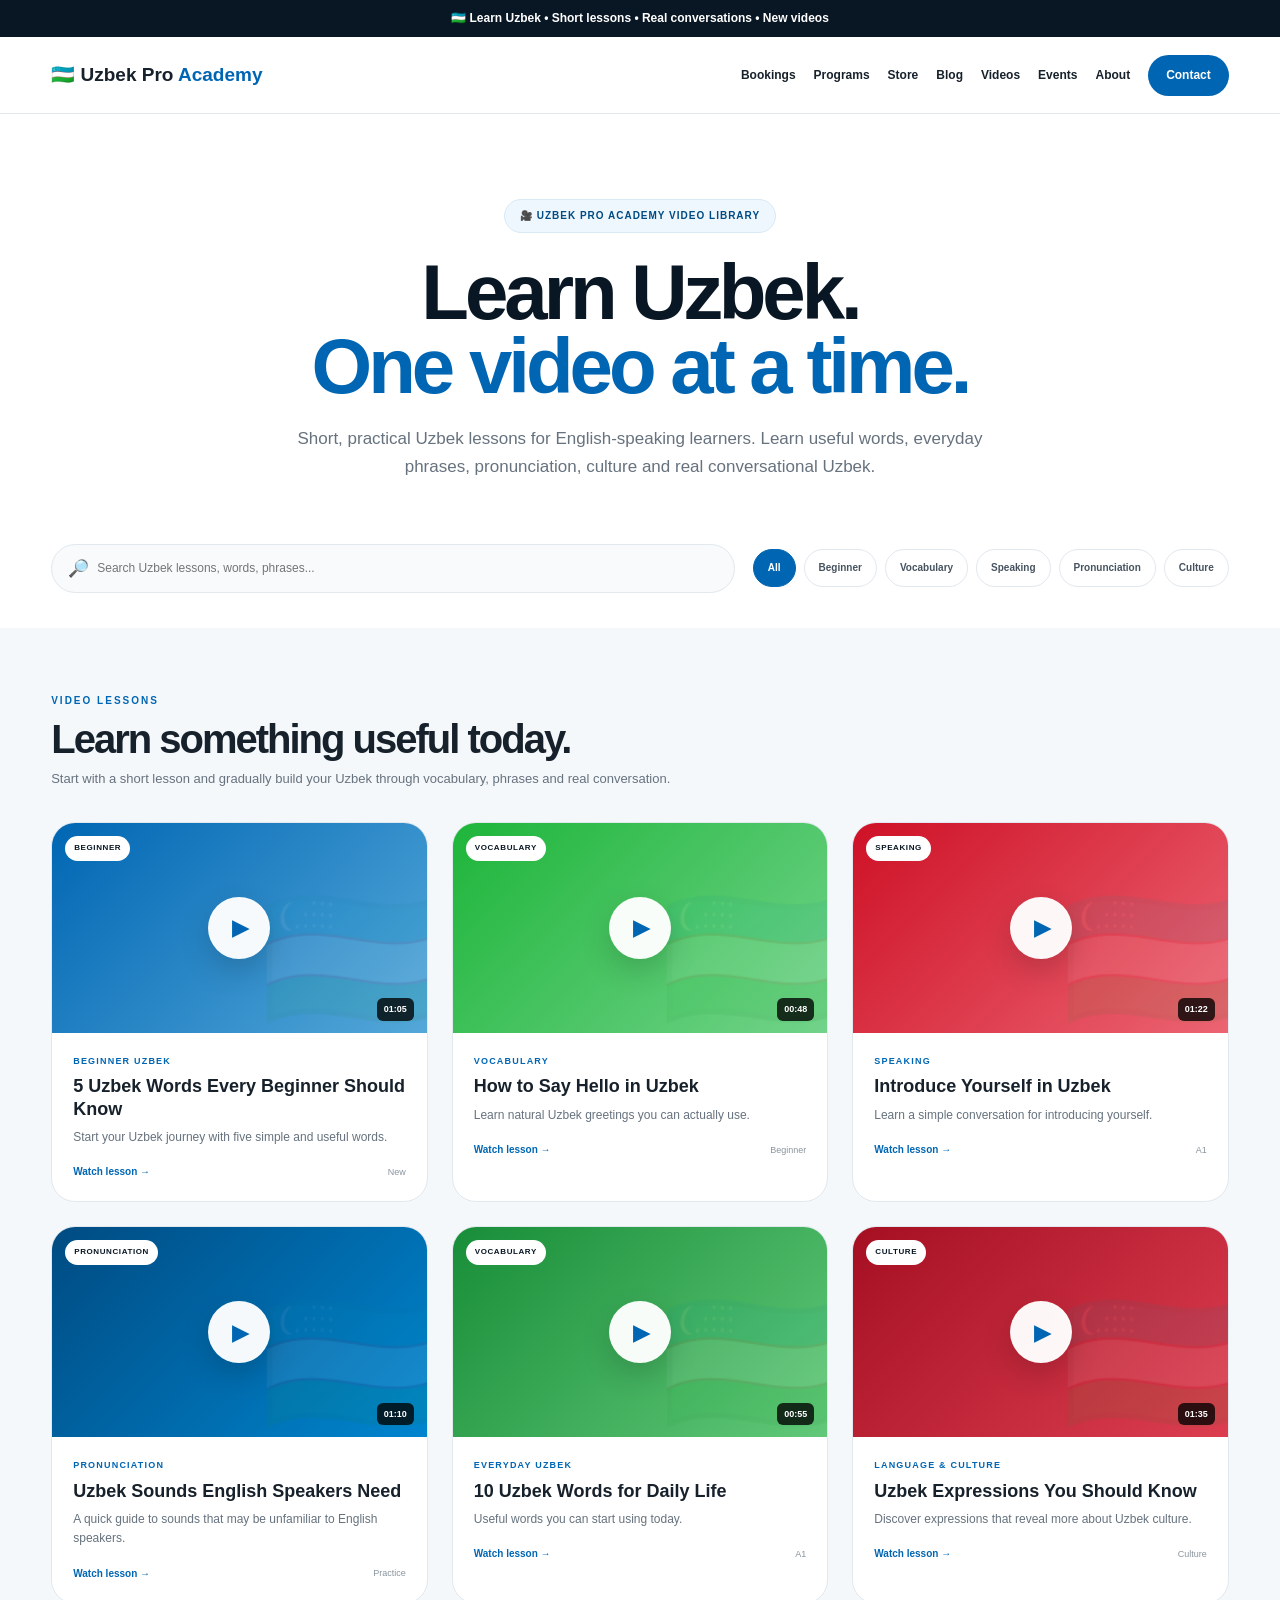
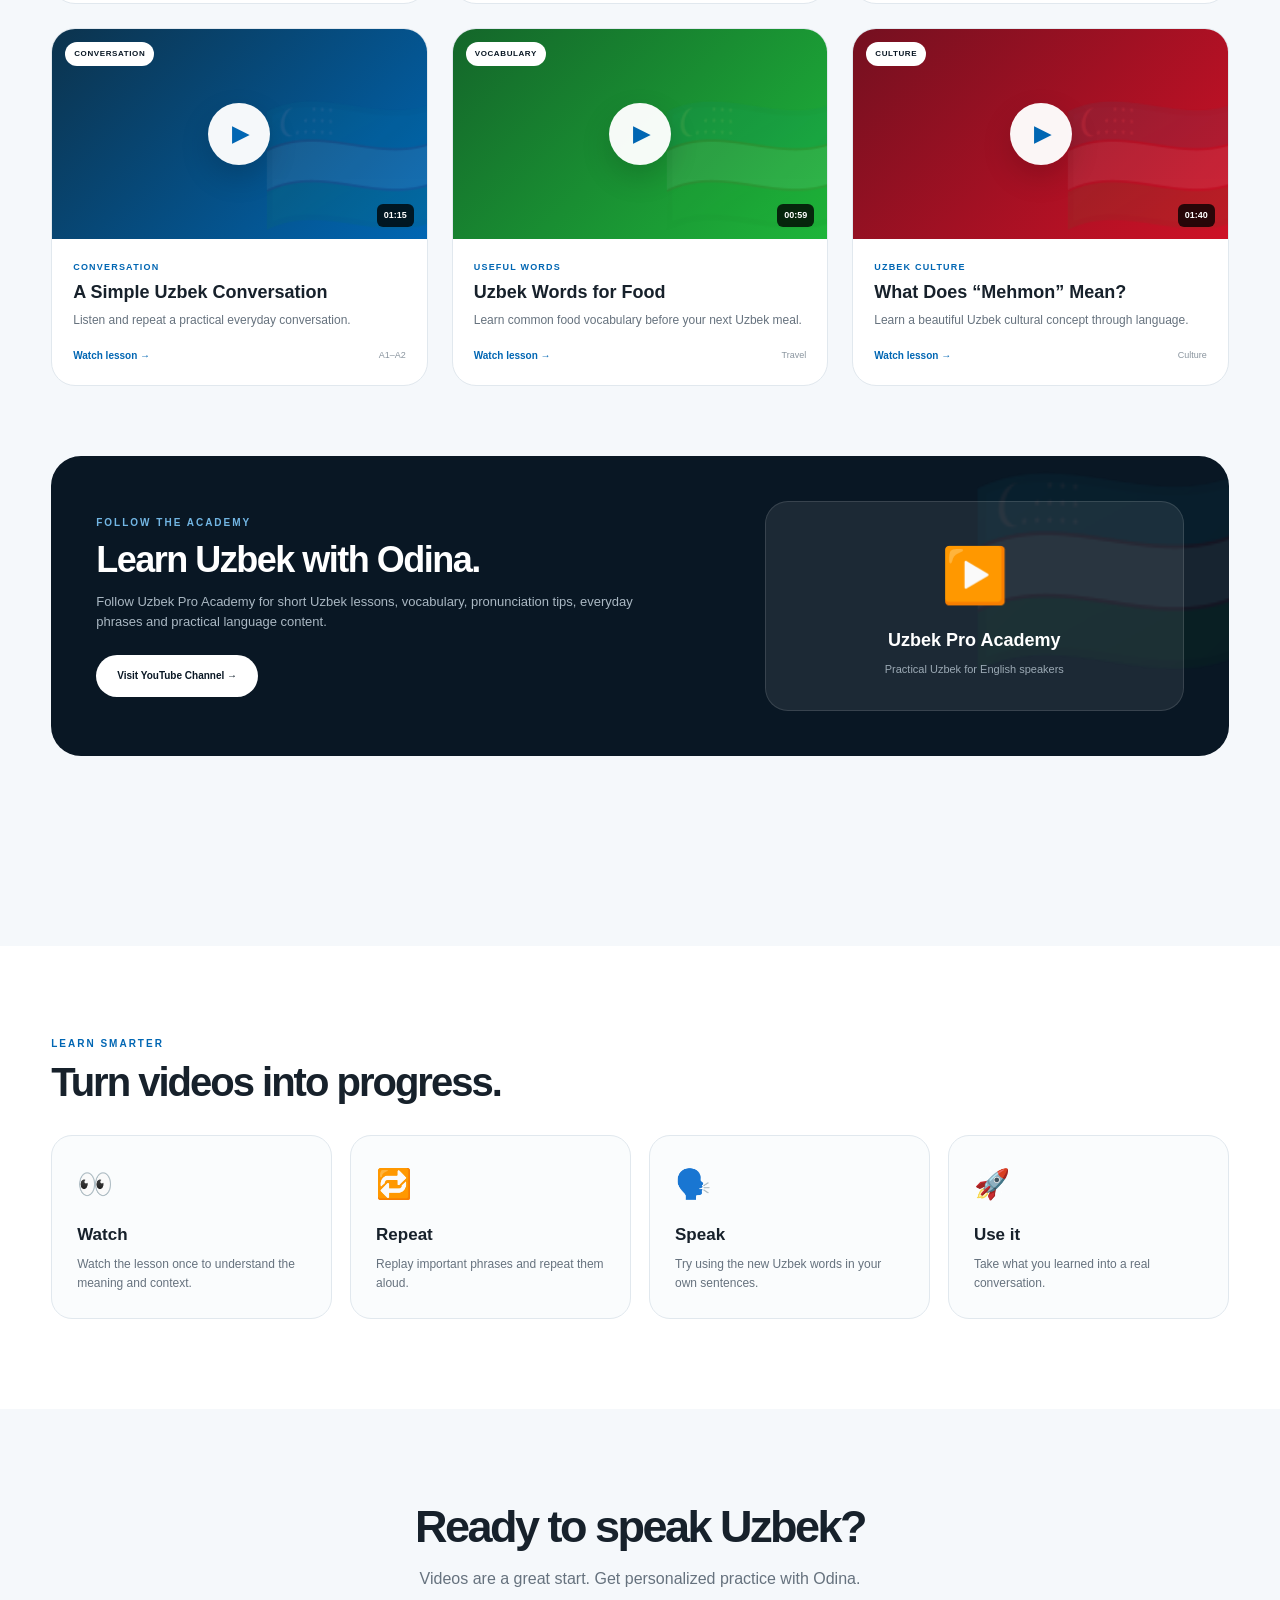
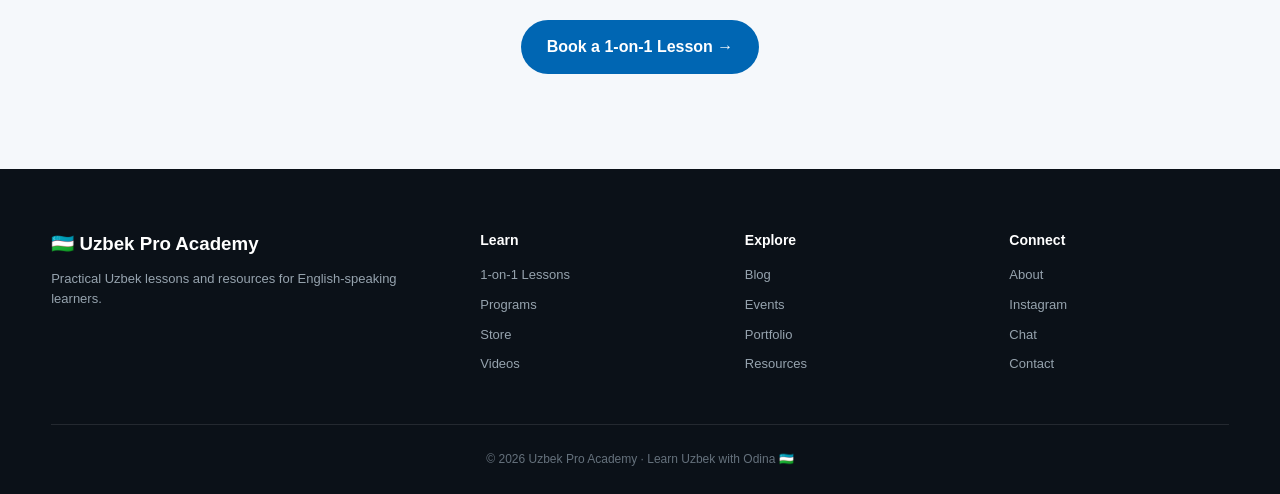
<file: videos.html>
<!DOCTYPE html>
<html lang="en">
<head>
<meta charset="UTF-8">
<meta name="viewport" content="width=device-width, initial-scale=1.0">

<title>Videos | Uzbek Pro Academy</title>

<meta name="description" content="Learn Uzbek through short, practical and conversational videos with Odina. Vocabulary, pronunciation, phrases, culture and everyday Uzbek.">

<style>

:root{
  --blue:#0066B3;
  --blue-dark:#004B82;
  --green:#1EB53A;
  --red:#CE1126;
  --navy:#091724;
  --text:#17212B;
  --muted:#66727E;
  --bg:#F5F8FB;
  --white:#FFFFFF;
  --border:#E1E8EE;
  --shadow:0 18px 55px rgba(8,30,50,.09);
  --max:1180px;
}

*{
  margin:0;
  padding:0;
  box-sizing:border-box;
}

html{
  scroll-behavior:smooth;
}

body{
  font-family:
    Inter,
    -apple-system,
    BlinkMacSystemFont,
    "Segoe UI",
    Arial,
    sans-serif;
  background:var(--bg);
  color:var(--text);
  line-height:1.6;
}

a{
  color:inherit;
  text-decoration:none;
}

button,
input{
  font:inherit;
}

.container{
  width:min(92%,var(--max));
  margin:auto;
}


/* =========================
   TOP BAR
========================= */

.topbar{
  background:var(--navy);
  color:#fff;
  text-align:center;
  padding:9px 15px;
  font-size:12px;
  font-weight:650;
}


/* =========================
   NAVIGATION
========================= */

header{
  position:sticky;
  top:0;
  z-index:1000;
  background:rgba(255,255,255,.96);
  backdrop-filter:blur(18px);
  border-bottom:1px solid var(--border);
}

.nav{
  min-height:76px;
  display:flex;
  align-items:center;
  justify-content:space-between;
  gap:25px;
}

.logo{
  font-size:19px;
  font-weight:900;
  white-space:nowrap;
}

.logo span{
  color:var(--blue);
}

.nav-links{
  display:flex;
  align-items:center;
  gap:18px;
  font-size:12px;
  font-weight:800;
}

.nav-links a{
  transition:.2s;
}

.nav-links a:hover{
  color:var(--blue);
}

.nav-button{
  background:var(--blue);
  color:#fff!important;
  padding:11px 18px;
  border-radius:999px;
}


/* =========================
   HERO
========================= */

.hero{
  background:#fff;
  padding:85px 0 65px;
  text-align:center;
}

.eyebrow{
  display:inline-flex;
  align-items:center;
  gap:7px;
  background:#EEF7FD;
  border:1px solid #D8EAF5;
  color:var(--blue-dark);
  padding:8px 15px;
  border-radius:999px;
  font-size:10px;
  font-weight:900;
  text-transform:uppercase;
  letter-spacing:1px;
  margin-bottom:22px;
}

.hero h1{
  font-size:clamp(48px,7vw,78px);
  line-height:.95;
  letter-spacing:-4px;
  color:var(--navy);
  margin-bottom:22px;
}

.hero h1 span{
  color:var(--blue);
}

.hero p{
  max-width:700px;
  margin:auto;
  color:var(--muted);
  font-size:17px;
}


/* =========================
   SEARCH
========================= */

.video-tools{
  margin-top:-1px;
  background:#fff;
  padding-bottom:35px;
}

.tools{
  display:flex;
  align-items:center;
  justify-content:space-between;
  gap:18px;
  flex-wrap:wrap;
}

.search{
  flex:1;
  min-width:260px;
  position:relative;
}

.search input{
  width:100%;
  border:1px solid var(--border);
  background:#F8FAFC;
  border-radius:999px;
  padding:14px 20px 14px 45px;
  outline:none;
  font-size:12px;
}

.search input:focus{
  border-color:var(--blue);
  background:#fff;
}

.search-icon{
  position:absolute;
  left:17px;
  top:11px;
  font-size:17px;
}

.categories{
  display:flex;
  flex-wrap:wrap;
  gap:8px;
}

.category{
  border:1px solid var(--border);
  background:#fff;
  color:#46535F;
  padding:10px 14px;
  border-radius:999px;
  cursor:pointer;
  font-size:10px;
  font-weight:850;
}

.category.active,
.category:hover{
  background:var(--blue);
  color:#fff;
  border-color:var(--blue);
}


/* =========================
   VIDEO SECTION
========================= */

.videos{
  padding:65px 0 100px;
}

.section-heading{
  margin-bottom:32px;
}

.label{
  color:var(--blue);
  text-transform:uppercase;
  letter-spacing:2px;
  font-size:10px;
  font-weight:900;
  margin-bottom:9px;
}

.section-heading h2{
  font-size:40px;
  line-height:1.05;
  letter-spacing:-2px;
}

.section-heading p{
  color:var(--muted);
  margin-top:9px;
  max-width:650px;
  font-size:13px;
}


/* VIDEO GRID */

.video-grid{
  display:grid;
  grid-template-columns:repeat(3,1fr);
  gap:24px;
}

.video-card{
  background:#fff;
  border:1px solid var(--border);
  border-radius:24px;
  overflow:hidden;
  transition:.25s;
}

.video-card:hover{
  transform:translateY(-6px);
  box-shadow:var(--shadow);
}


/* THUMBNAIL */

.thumbnail{
  height:210px;
  position:relative;
  display:flex;
  align-items:center;
  justify-content:center;
  overflow:hidden;
}

.video-card:nth-child(1) .thumbnail{
  background:linear-gradient(135deg,#0066B3,#54A8D9);
}

.video-card:nth-child(2) .thumbnail{
  background:linear-gradient(135deg,#1EB53A,#72D38A);
}

.video-card:nth-child(3) .thumbnail{
  background:linear-gradient(135deg,#CE1126,#EC6472);
}

.video-card:nth-child(4) .thumbnail{
  background:linear-gradient(135deg,#004B82,#0085CF);
}

.video-card:nth-child(5) .thumbnail{
  background:linear-gradient(135deg,#188D38,#61C979);
}

.video-card:nth-child(6) .thumbnail{
  background:linear-gradient(135deg,#A50F22,#DC3E50);
}

.video-card:nth-child(7) .thumbnail{
  background:linear-gradient(135deg,#0C334D,#0066B3);
}

.video-card:nth-child(8) .thumbnail{
  background:linear-gradient(135deg,#14662A,#1EB53A);
}

.video-card:nth-child(9) .thumbnail{
  background:linear-gradient(135deg,#741020,#CE1126);
}

.thumbnail::after{
  content:"🇺🇿";
  position:absolute;
  right:-20px;
  bottom:-45px;
  font-size:150px;
  opacity:.08;
}

.play{
  width:62px;
  height:62px;
  background:rgba(255,255,255,.96);
  border-radius:50%;
  display:flex;
  align-items:center;
  justify-content:center;
  padding-left:4px;
  color:var(--blue);
  font-size:23px;
  box-shadow:0 12px 30px rgba(0,0,0,.16);
  position:relative;
  z-index:2;
  transition:.2s;
}

.video-card:hover .play{
  transform:scale(1.1);
}

.duration{
  position:absolute;
  right:13px;
  bottom:12px;
  background:rgba(0,0,0,.78);
  color:#fff;
  padding:4px 7px;
  border-radius:6px;
  font-size:9px;
  font-weight:800;
  z-index:3;
}

.video-tag{
  position:absolute;
  left:13px;
  top:13px;
  background:#fff;
  color:var(--navy);
  padding:6px 9px;
  border-radius:999px;
  font-size:8px;
  font-weight:900;
  text-transform:uppercase;
  letter-spacing:.6px;
  z-index:3;
}


/* VIDEO CONTENT */

.video-content{
  padding:21px;
}

.video-category{
  color:var(--blue);
  text-transform:uppercase;
  letter-spacing:1.2px;
  font-size:9px;
  font-weight:900;
  margin-bottom:7px;
}

.video-content h3{
  font-size:18px;
  line-height:1.25;
  margin-bottom:8px;
}

.video-content p{
  color:var(--muted);
  font-size:12px;
  margin-bottom:17px;
}

.video-footer{
  display:flex;
  align-items:center;
  justify-content:space-between;
  gap:10px;
}

.watch{
  color:var(--blue);
  font-size:10px;
  font-weight:900;
}

.video-meta{
  color:#89949E;
  font-size:9px;
}


/* =========================
   FEATURED
========================= */

.featured{
  margin:70px 0 0;
  background:var(--navy);
  border-radius:30px;
  padding:45px;
  display:grid;
  grid-template-columns:1.2fr .8fr;
  gap:40px;
  align-items:center;
  color:#fff;
  overflow:hidden;
  position:relative;
}

.featured::after{
  content:"🇺🇿";
  position:absolute;
  right:-25px;
  top:-70px;
  font-size:230px;
  opacity:.06;
}

.featured-label{
  color:#72B6E4;
  font-size:10px;
  font-weight:900;
  letter-spacing:2px;
  text-transform:uppercase;
  margin-bottom:10px;
}

.featured h2{
  font-size:36px;
  line-height:1.08;
  letter-spacing:-1.5px;
  margin-bottom:12px;
}

.featured p{
  color:#AAB8C3;
  font-size:13px;
  max-width:570px;
}

.youtube-button{
  display:inline-block;
  margin-top:22px;
  background:#fff;
  color:var(--navy);
  padding:13px 21px;
  border-radius:999px;
  font-size:10px;
  font-weight:900;
}

.channel-card{
  position:relative;
  z-index:2;
  background:rgba(255,255,255,.08);
  border:1px solid rgba(255,255,255,.12);
  border-radius:23px;
  padding:30px;
  text-align:center;
}

.channel-icon{
  font-size:54px;
  margin-bottom:8px;
}

.channel-card strong{
  display:block;
  font-size:18px;
}

.channel-card span{
  color:#9CAAB5;
  font-size:11px;
}


/* =========================
   LEARN WITH VIDEOS
========================= */

.learn{
  background:#fff;
  padding:90px 0;
  margin-top:90px;
}

.learn-grid{
  display:grid;
  grid-template-columns:repeat(4,1fr);
  gap:18px;
}

.learn-card{
  border:1px solid var(--border);
  background:#FAFCFD;
  border-radius:21px;
  padding:25px;
}

.learn-icon{
  font-size:29px;
  margin-bottom:13px;
}

.learn-card h3{
  font-size:17px;
  margin-bottom:7px;
}

.learn-card p{
  color:var(--muted);
  font-size:12px;
}


/* =========================
   CTA
========================= */

.cta{
  padding:95px 0;
  text-align:center;
}

.cta h2{
  font-size:45px;
  line-height:1;
  letter-spacing:-2.5px;
  margin-bottom:17px;
}

.cta p{
  color:var(--muted);
  margin-bottom:28px;
}

.cta-button{
  display:inline-block;
  background:var(--blue);
  color:#fff;
  padding:14px 26px;
  border-radius:999px;
  font-weight:850;
}


/* =========================
   FOOTER
========================= */

footer{
  background:#0B1118;
  color:#fff;
  padding:60px 0 25px;
}

.footer-grid{
  display:grid;
  grid-template-columns:1.4fr .8fr .8fr .8fr;
  gap:45px;
  padding-bottom:40px;
  border-bottom:1px solid rgba(255,255,255,.1);
}

footer h3{
  margin-bottom:10px;
}

footer h4{
  font-size:14px;
  margin-bottom:14px;
}

footer p,
footer a{
  color:#96A3AE;
  font-size:13px;
}

footer a{
  display:block;
  margin-bottom:9px;
}

footer a:hover{
  color:#fff;
}

.copyright{
  text-align:center;
  color:#65717C;
  padding-top:25px;
  font-size:12px;
}


/* =========================
   MOBILE
========================= */

@media(max-width:950px){

  .nav-links a:not(.nav-button){
    display:none;
  }

  .video-grid{
    grid-template-columns:1fr 1fr;
  }

  .learn-grid{
    grid-template-columns:1fr 1fr;
  }

  .featured{
    grid-template-columns:1fr;
  }

  .footer-grid{
    grid-template-columns:1fr 1fr;
  }
}

@media(max-width:620px){

  .hero{
    padding:65px 0;
  }

  .hero h1{
    font-size:48px;
    letter-spacing:-3px;
  }

  .tools{
    align-items:stretch;
  }

  .categories{
    justify-content:center;
  }

  .video-grid{
    grid-template-columns:1fr;
  }

  .learn-grid{
    grid-template-columns:1fr;
  }

  .featured{
    padding:30px;
  }

  .featured h2{
    font-size:29px;
  }

  .section-heading h2{
    font-size:33px;
  }

  .cta h2{
    font-size:37px;
  }

  .footer-grid{
    grid-template-columns:1fr;
  }
}

</style>
</head>

<body>


<!-- TOP BAR -->

<div class="topbar">
🇺🇿 Learn Uzbek • Short lessons • Real conversations • New videos
</div>


<!-- NAVIGATION -->

<header>

<div class="container nav">

<a href="index.html" class="logo">
🇺🇿 Uzbek Pro <span>Academy</span>
</a>

<nav class="nav-links">

<a href="bookings.html">Bookings</a>
<a href="programs.html">Programs</a>
<a href="store.html">Store</a>
<a href="blog.html">Blog</a>
<a href="videos.html">Videos</a>
<a href="events.html">Events</a>
<a href="about.html">About</a>

<a href="contact.html" class="nav-button">
Contact
</a>

</nav>

</div>

</header>


<main>


<!-- HERO -->

<section class="hero">

<div class="container">

<div class="eyebrow">
🎥 Uzbek Pro Academy Video Library
</div>

<h1>
Learn Uzbek.<br>
<span>One video at a time.</span>
</h1>

<p>
Short, practical Uzbek lessons for English-speaking learners.
Learn useful words, everyday phrases, pronunciation, culture
and real conversational Uzbek.
</p>

</div>

</section>


<!-- SEARCH & FILTER -->

<section class="video-tools">

<div class="container">

<div class="tools">

<div class="search">

<div class="search-icon">🔎</div>

<input
type="text"
id="searchInput"
placeholder="Search Uzbek lessons, words, phrases..."
>

</div>


<div class="categories">

<button class="category active" data-filter="all">
All
</button>

<button class="category" data-filter="beginner">
Beginner
</button>

<button class="category" data-filter="vocabulary">
Vocabulary
</button>

<button class="category" data-filter="speaking">
Speaking
</button>

<button class="category" data-filter="pronunciation">
Pronunciation
</button>

<button class="category" data-filter="culture">
Culture
</button>

</div>

</div>

</div>

</section>


<!-- VIDEOS -->

<section class="videos">

<div class="container">

<div class="section-heading">

<div class="label">
Video lessons
</div>

<h2>
Learn something useful today.
</h2>

<p>
Start with a short lesson and gradually build your Uzbek
through vocabulary, phrases and real conversation.
</p>

</div>


<div class="video-grid" id="videoGrid">


<!-- VIDEO 1 -->

<article class="video-card" data-category="beginner vocabulary">

<div class="thumbnail">

<div class="video-tag">
Beginner
</div>

<div class="play">▶</div>

<div class="duration">
01:05
</div>

</div>

<div class="video-content">

<div class="video-category">
Beginner Uzbek
</div>

<h3>
5 Uzbek Words Every Beginner Should Know
</h3>

<p>
Start your Uzbek journey with five simple and useful words.
</p>

<div class="video-footer">

<a href="#" class="watch" onclick="openVideo(event,'YOUR_YOUTUBE_VIDEO_URL')">
Watch lesson →
</a>

<span class="video-meta">
New
</span>

</div>

</div>

</article>


<!-- VIDEO 2 -->

<article class="video-card" data-category="vocabulary">

<div class="thumbnail">

<div class="video-tag">
Vocabulary
</div>

<div class="play">▶</div>

<div class="duration">
00:48
</div>

</div>

<div class="video-content">

<div class="video-category">
Vocabulary
</div>

<h3>
How to Say Hello in Uzbek
</h3>

<p>
Learn natural Uzbek greetings you can actually use.
</p>

<div class="video-footer">

<a href="#" class="watch" onclick="openVideo(event,'YOUR_YOUTUBE_VIDEO_URL')">
Watch lesson →
</a>

<span class="video-meta">
Beginner
</span>

</div>

</div>

</article>


<!-- VIDEO 3 -->

<article class="video-card" data-category="speaking">

<div class="thumbnail">

<div class="video-tag">
Speaking
</div>

<div class="play">▶</div>

<div class="duration">
01:22
</div>

</div>

<div class="video-content">

<div class="video-category">
Speaking
</div>

<h3>
Introduce Yourself in Uzbek
</h3>

<p>
Learn a simple conversation for introducing yourself.
</p>

<div class="video-footer">

<a href="#" class="watch" onclick="openVideo(event,'YOUR_YOUTUBE_VIDEO_URL')">
Watch lesson →
</a>

<span class="video-meta">
A1
</span>

</div>

</div>

</article>


<!-- VIDEO 4 -->

<article class="video-card" data-category="pronunciation">

<div class="thumbnail">

<div class="video-tag">
Pronunciation
</div>

<div class="play">▶</div>

<div class="duration">
01:10
</div>

</div>

<div class="video-content">

<div class="video-category">
Pronunciation
</div>

<h3>
Uzbek Sounds English Speakers Need
</h3>

<p>
A quick guide to sounds that may be unfamiliar to English speakers.
</p>

<div class="video-footer">

<a href="#" class="watch" onclick="openVideo(event,'YOUR_YOUTUBE_VIDEO_URL')">
Watch lesson →
</a>

<span class="video-meta">
Practice
</span>

</div>

</div>

</article>


<!-- VIDEO 5 -->

<article class="video-card" data-category="vocabulary">

<div class="thumbnail">

<div class="video-tag">
Vocabulary
</div>

<div class="play">▶</div>

<div class="duration">
00:55
</div>

</div>

<div class="video-content">

<div class="video-category">
Everyday Uzbek
</div>

<h3>
10 Uzbek Words for Daily Life
</h3>

<p>
Useful words you can start using today.
</p>

<div class="video-footer">

<a href="#" class="watch" onclick="openVideo(event,'YOUR_YOUTUBE_VIDEO_URL')">
Watch lesson →
</a>

<span class="video-meta">
A1
</span>

</div>

</div>

</article>


<!-- VIDEO 6 -->

<article class="video-card" data-category="culture">

<div class="thumbnail">

<div class="video-tag">
Culture
</div>

<div class="play">▶</div>

<div class="duration">
01:35
</div>

</div>

<div class="video-content">

<div class="video-category">
Language & Culture
</div>

<h3>
Uzbek Expressions You Should Know
</h3>

<p>
Discover expressions that reveal more about Uzbek culture.
</p>

<div class="video-footer">

<a href="#" class="watch" onclick="openVideo(event,'YOUR_YOUTUBE_VIDEO_URL')">
Watch lesson →
</a>

<span class="video-meta">
Culture
</span>

</div>

</div>

</article>


<!-- VIDEO 7 -->

<article class="video-card" data-category="speaking">

<div class="thumbnail">

<div class="video-tag">
Conversation
</div>

<div class="play">▶</div>

<div class="duration">
01:15
</div>

</div>

<div class="video-content">

<div class="video-category">
Conversation
</div>

<h3>
A Simple Uzbek Conversation
</h3>

<p>
Listen and repeat a practical everyday conversation.
</p>

<div class="video-footer">

<a href="#" class="watch" onclick="openVideo(event,'YOUR_YOUTUBE_VIDEO_URL')">
Watch lesson →
</a>

<span class="video-meta">
A1–A2
</span>

</div>

</div>

</article>


<!-- VIDEO 8 -->

<article class="video-card" data-category="vocabulary">

<div class="thumbnail">

<div class="video-tag">
Vocabulary
</div>

<div class="play">▶</div>

<div class="duration">
00:59
</div>

</div>

<div class="video-content">

<div class="video-category">
Useful Words
</div>

<h3>
Uzbek Words for Food
</h3>

<p>
Learn common food vocabulary before your next Uzbek meal.
</p>

<div class="video-footer">

<a href="#" class="watch" onclick="openVideo(event,'YOUR_YOUTUBE_VIDEO_URL')">
Watch lesson →
</a>

<span class="video-meta">
Travel
</span>

</div>

</div>

</article>


<!-- VIDEO 9 -->

<article class="video-card" data-category="culture speaking">

<div class="thumbnail">

<div class="video-tag">
Culture
</div>

<div class="play">▶</div>

<div class="duration">
01:40
</div>

</div>

<div class="video-content">

<div class="video-category">
Uzbek Culture
</div>

<h3>
What Does “Mehmon” Mean?
</h3>

<p>
Learn a beautiful Uzbek cultural concept through language.
</p>

<div class="video-footer">

<a href="#" class="watch" onclick="openVideo(event,'YOUR_YOUTUBE_VIDEO_URL')">
Watch lesson →
</a>

<span class="video-meta">
Culture
</span>

</div>

</div>

</article>


</div>


<!-- FEATURED CHANNEL -->

<div class="featured">

<div>

<div class="featured-label">
Follow the academy
</div>

<h2>
Learn Uzbek with Odina.
</h2>

<p>
Follow Uzbek Pro Academy for short Uzbek lessons, vocabulary,
pronunciation tips, everyday phrases and practical language content.
</p>

<a
href="https://www.youtube.com/@UzbekProAcademy"
target="_blank"
class="youtube-button"
>
Visit YouTube Channel →
</a>

</div>


<div class="channel-card">

<div class="channel-icon">
▶️
</div>

<strong>
Uzbek Pro Academy
</strong>

<span>
Practical Uzbek for English speakers
</span>

</div>

</div>


</div>

</section>


<!-- HOW TO LEARN -->

<section class="learn">

<div class="container">

<div class="section-heading">

<div class="label">
Learn smarter
</div>

<h2>
Turn videos into progress.
</h2>

</div>


<div class="learn-grid">


<div class="learn-card">

<div class="learn-icon">
👀
</div>

<h3>
Watch
</h3>

<p>
Watch the lesson once to understand the meaning and context.
</p>

</div>


<div class="learn-card">

<div class="learn-icon">
🔁
</div>

<h3>
Repeat
</h3>

<p>
Replay important phrases and repeat them aloud.
</p>

</div>


<div class="learn-card">

<div class="learn-icon">
🗣️
</div>

<h3>
Speak
</h3>

<p>
Try using the new Uzbek words in your own sentences.
</p>

</div>


<div class="learn-card">

<div class="learn-icon">
🚀
</div>

<h3>
Use it
</h3>

<p>
Take what you learned into a real conversation.
</p>

</div>


</div>

</div>

</section>


<!-- CTA -->

<section class="cta">

<div class="container">

<h2>
Ready to speak Uzbek?
</h2>

<p>
Videos are a great start. Get personalized practice with Odina.
</p>

<a href="bookings.html" class="cta-button">
Book a 1-on-1 Lesson →
</a>

</div>

</section>


</main>


<!-- FOOTER -->

<footer>

<div class="container">

<div class="footer-grid">


<div>

<h3>
🇺🇿 Uzbek Pro Academy
</h3>

<p>
Practical Uzbek lessons and resources for
English-speaking learners.
</p>

</div>


<div>

<h4>Learn</h4>

<a href="bookings.html">1-on-1 Lessons</a>
<a href="programs.html">Programs</a>
<a href="store.html">Store</a>
<a href="videos.html">Videos</a>

</div>


<div>

<h4>Explore</h4>

<a href="blog.html">Blog</a>
<a href="events.html">Events</a>
<a href="portfolio.html">Portfolio</a>
<a href="files.html">Resources</a>

</div>


<div>

<h4>Connect</h4>

<a href="about.html">About</a>
<a href="instagram.html">Instagram</a>
<a href="chat.html">Chat</a>
<a href="contact.html">Contact</a>

</div>


</div>


<div class="copyright">
© 2026 Uzbek Pro Academy · Learn Uzbek with Odina 🇺🇿
</div>

</div>

</footer>


<!-- VIDEO / SEARCH SCRIPT -->

<script>

const searchInput =
document.getElementById("searchInput");

const cards =
document.querySelectorAll(".video-card");

const buttons =
document.querySelectorAll(".category");

let activeFilter = "all";


function filterVideos(){

  const query =
  searchInput.value.toLowerCase().trim();

  cards.forEach(card => {

    const text =
    card.innerText.toLowerCase();

    const categories =
    card.dataset.category;

    const matchesSearch =
    text.includes(query);

    const matchesFilter =
    activeFilter === "all" ||
    categories.includes(activeFilter);

    card.style.display =
    matchesSearch && matchesFilter
    ? ""
    : "none";

  });

}


searchInput.addEventListener(
"input",
filterVideos
);


buttons.forEach(button => {

  button.addEventListener("click",function(){

    buttons.forEach(btn =>
      btn.classList.remove("active")
    );

    this.classList.add("active");

    activeFilter =
    this.dataset.filter;

    filterVideos();

  });

});


function openVideo(event,url){

  event.preventDefault();

  if(
    !url ||
    url === "YOUR_YOUTUBE_VIDEO_URL"
  ){

    alert(
      "This video will be added soon. Replace YOUR_YOUTUBE_VIDEO_URL with your YouTube video link."
    );

    return;

  }

  window.open(
    url,
    "_blank"
  );

}

</script>


</body>
  </html>
</file>
